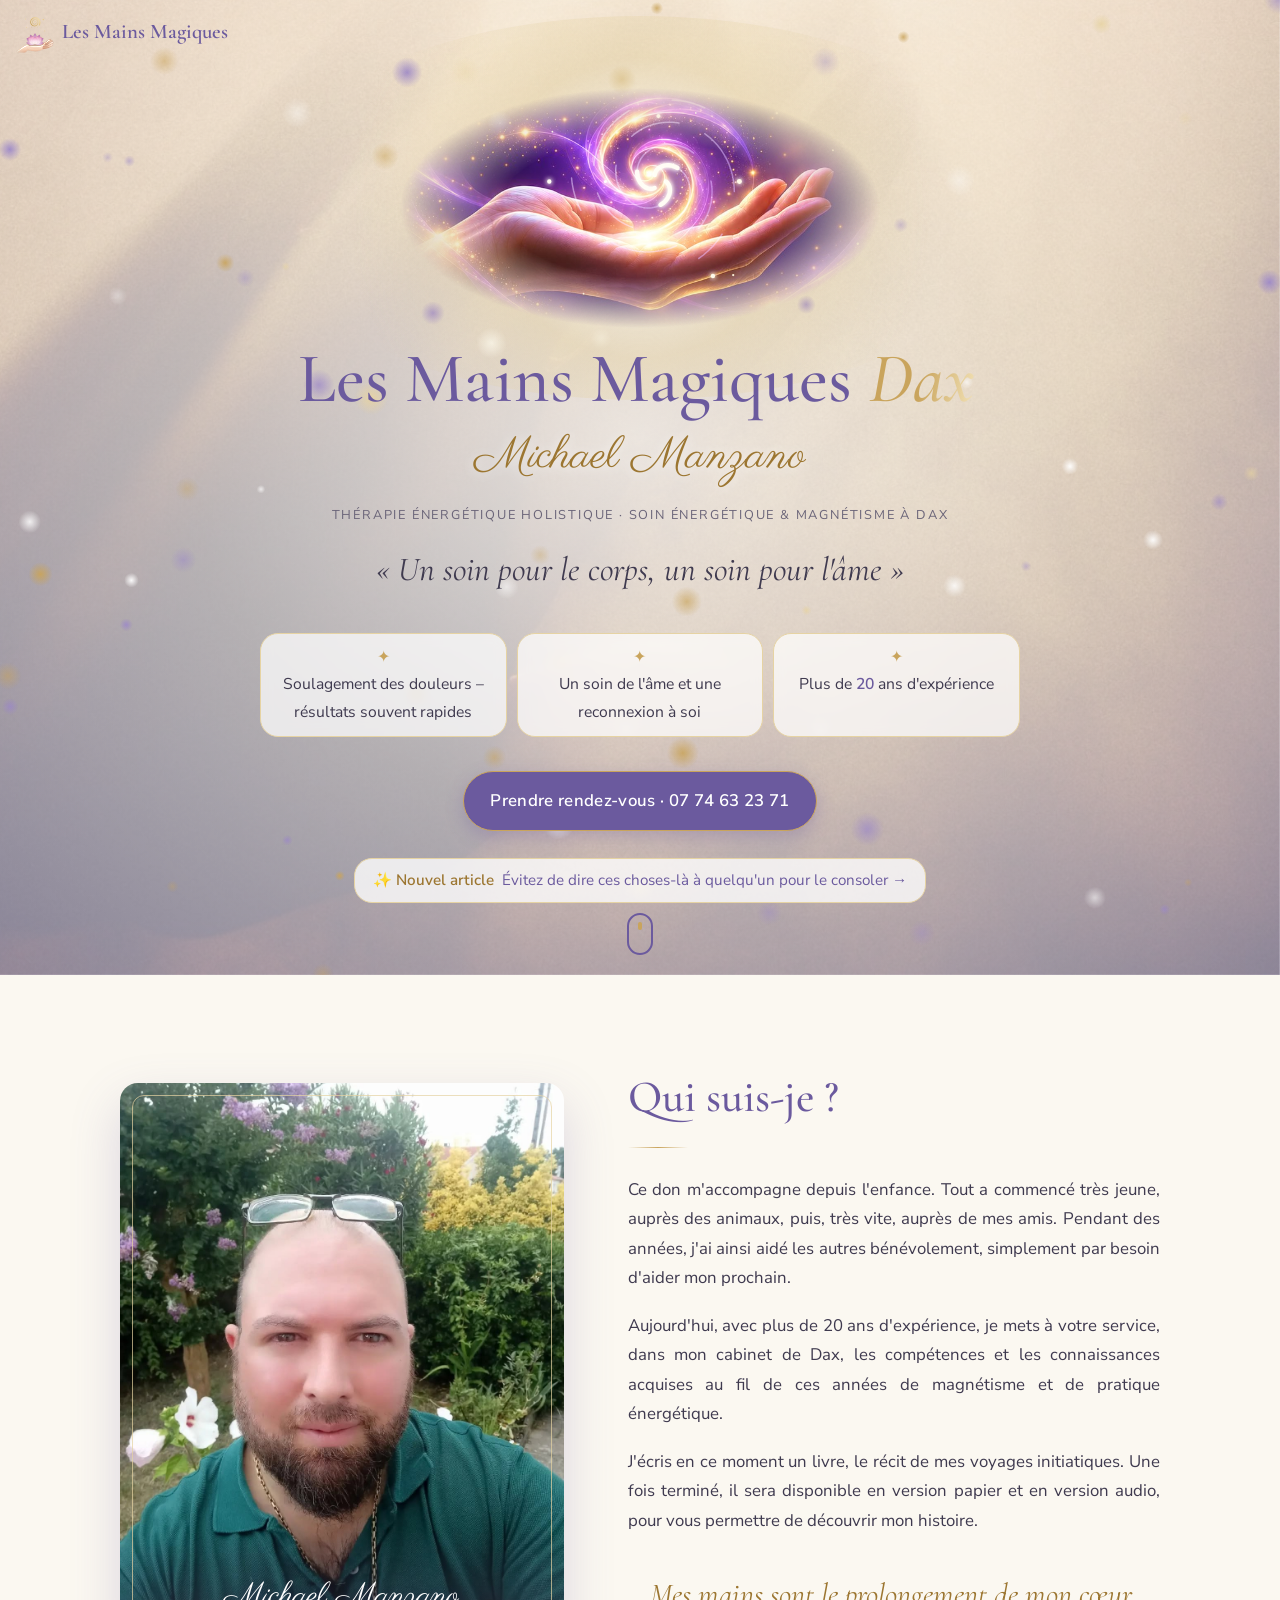
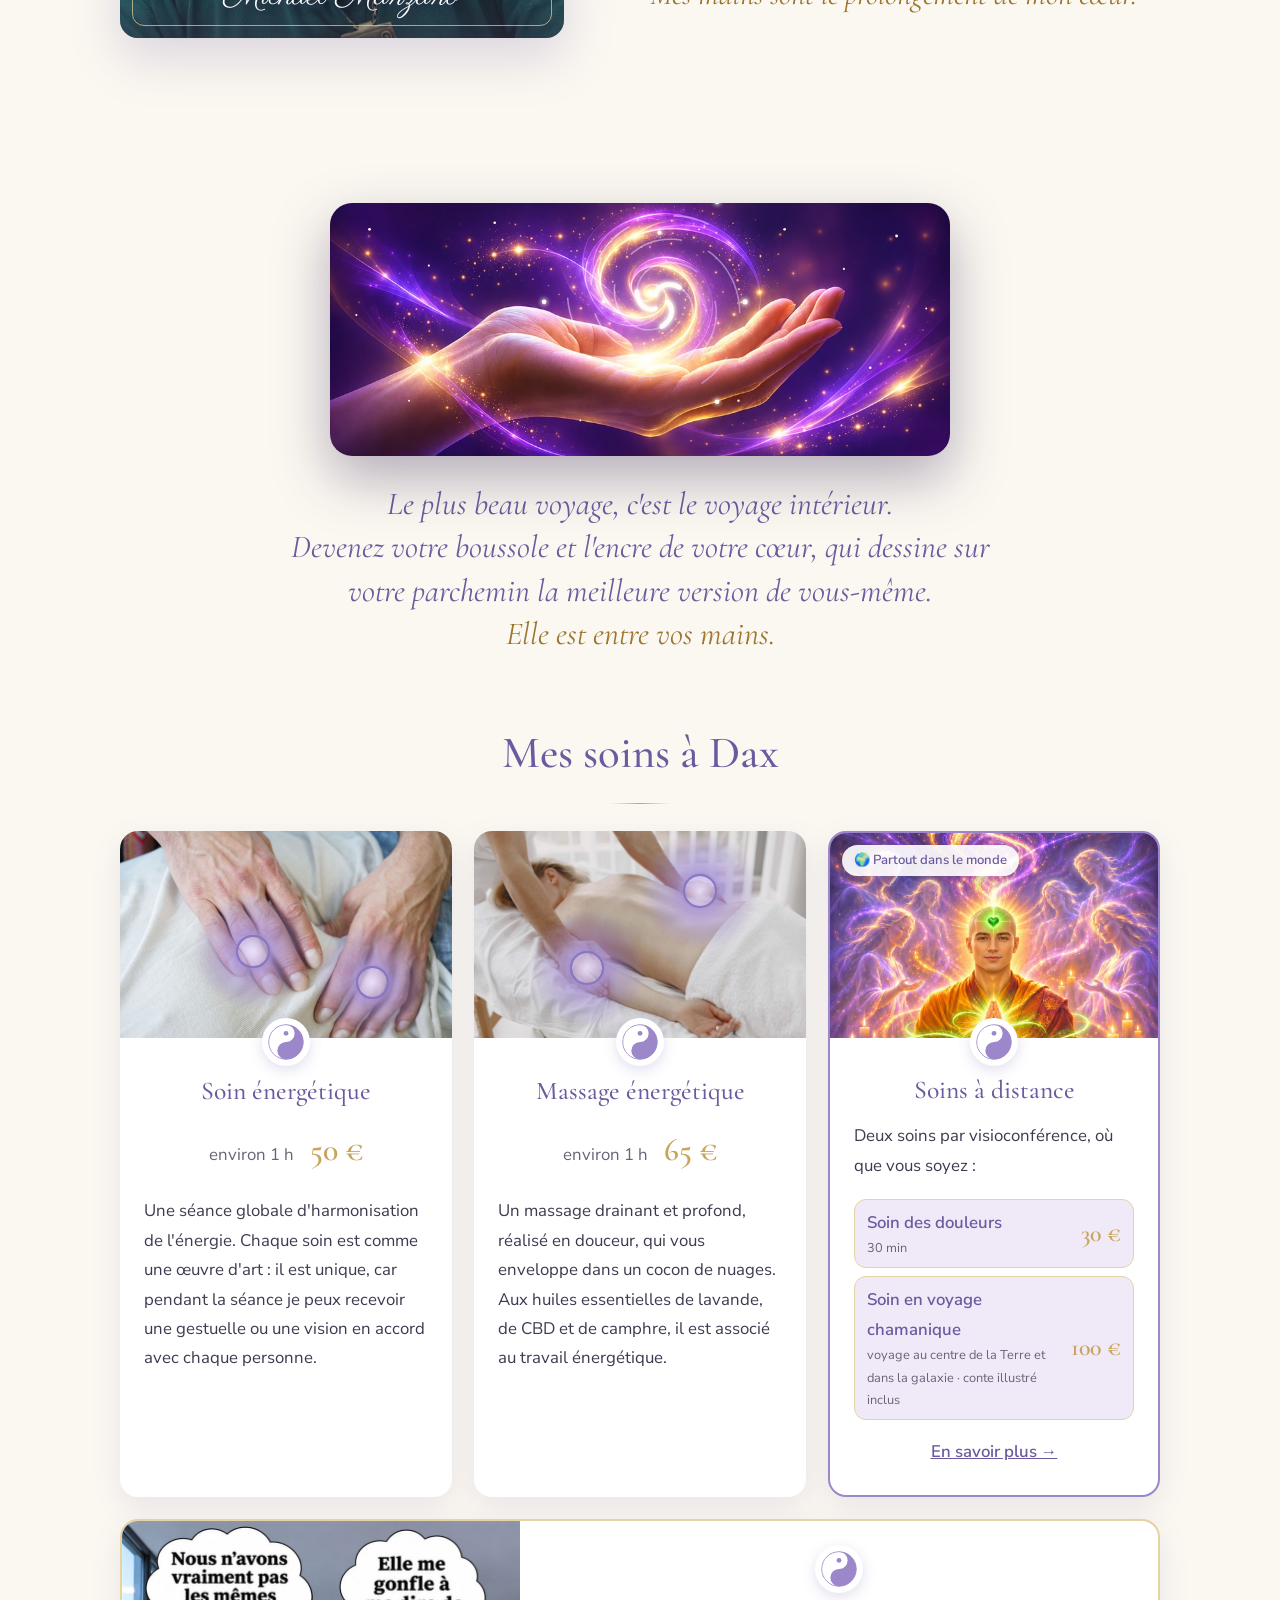
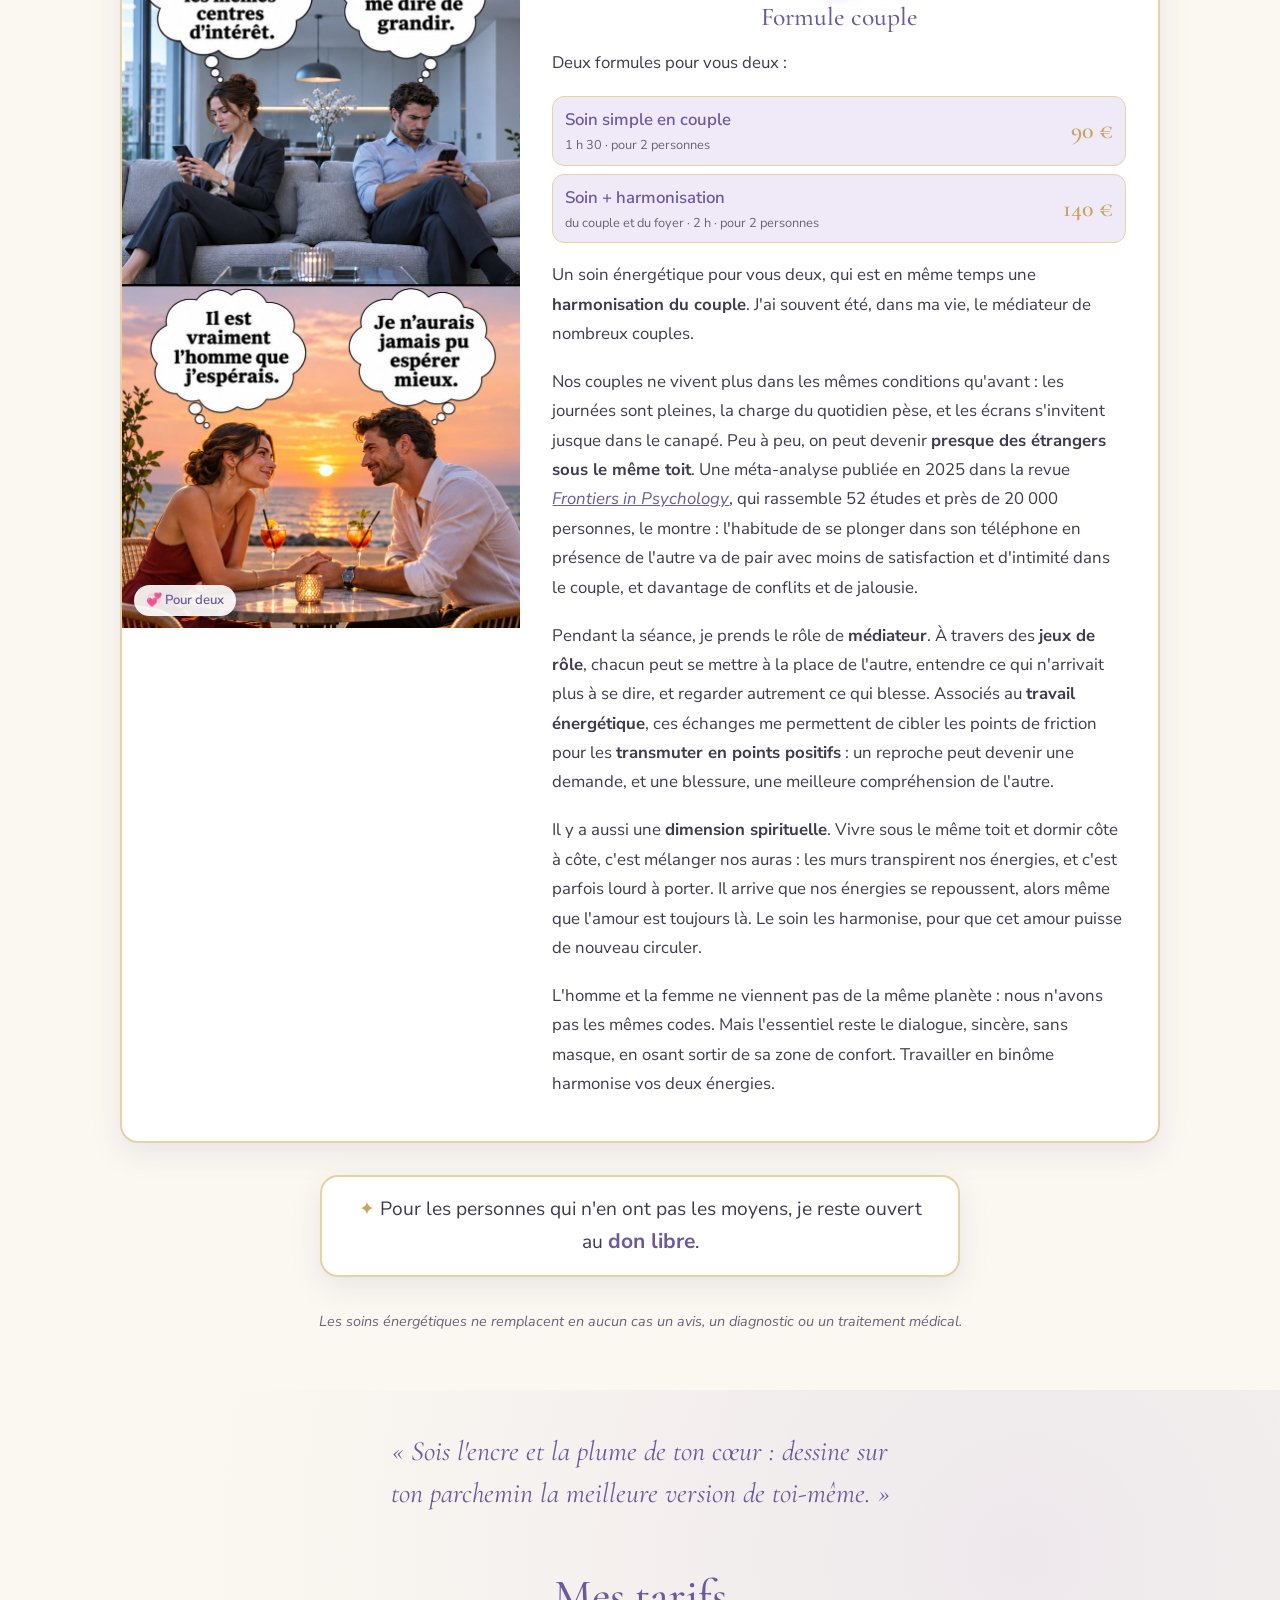
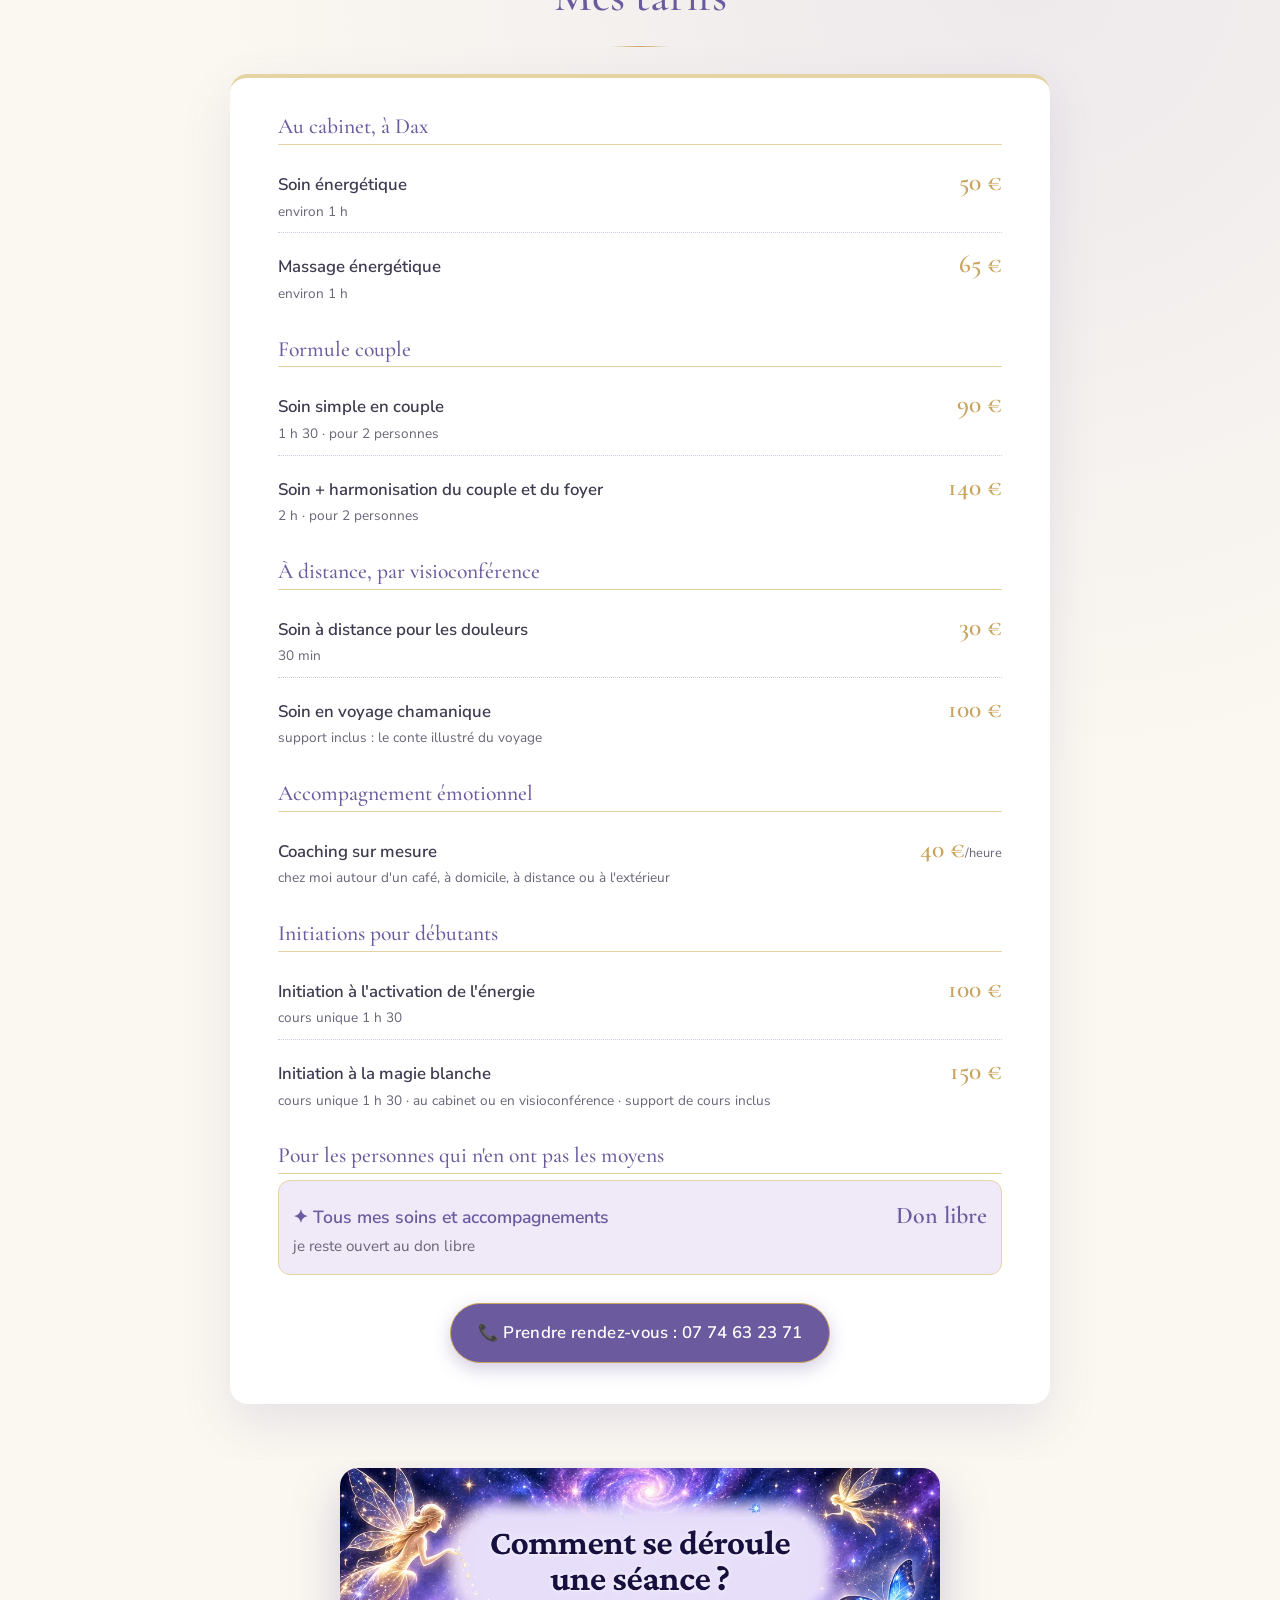
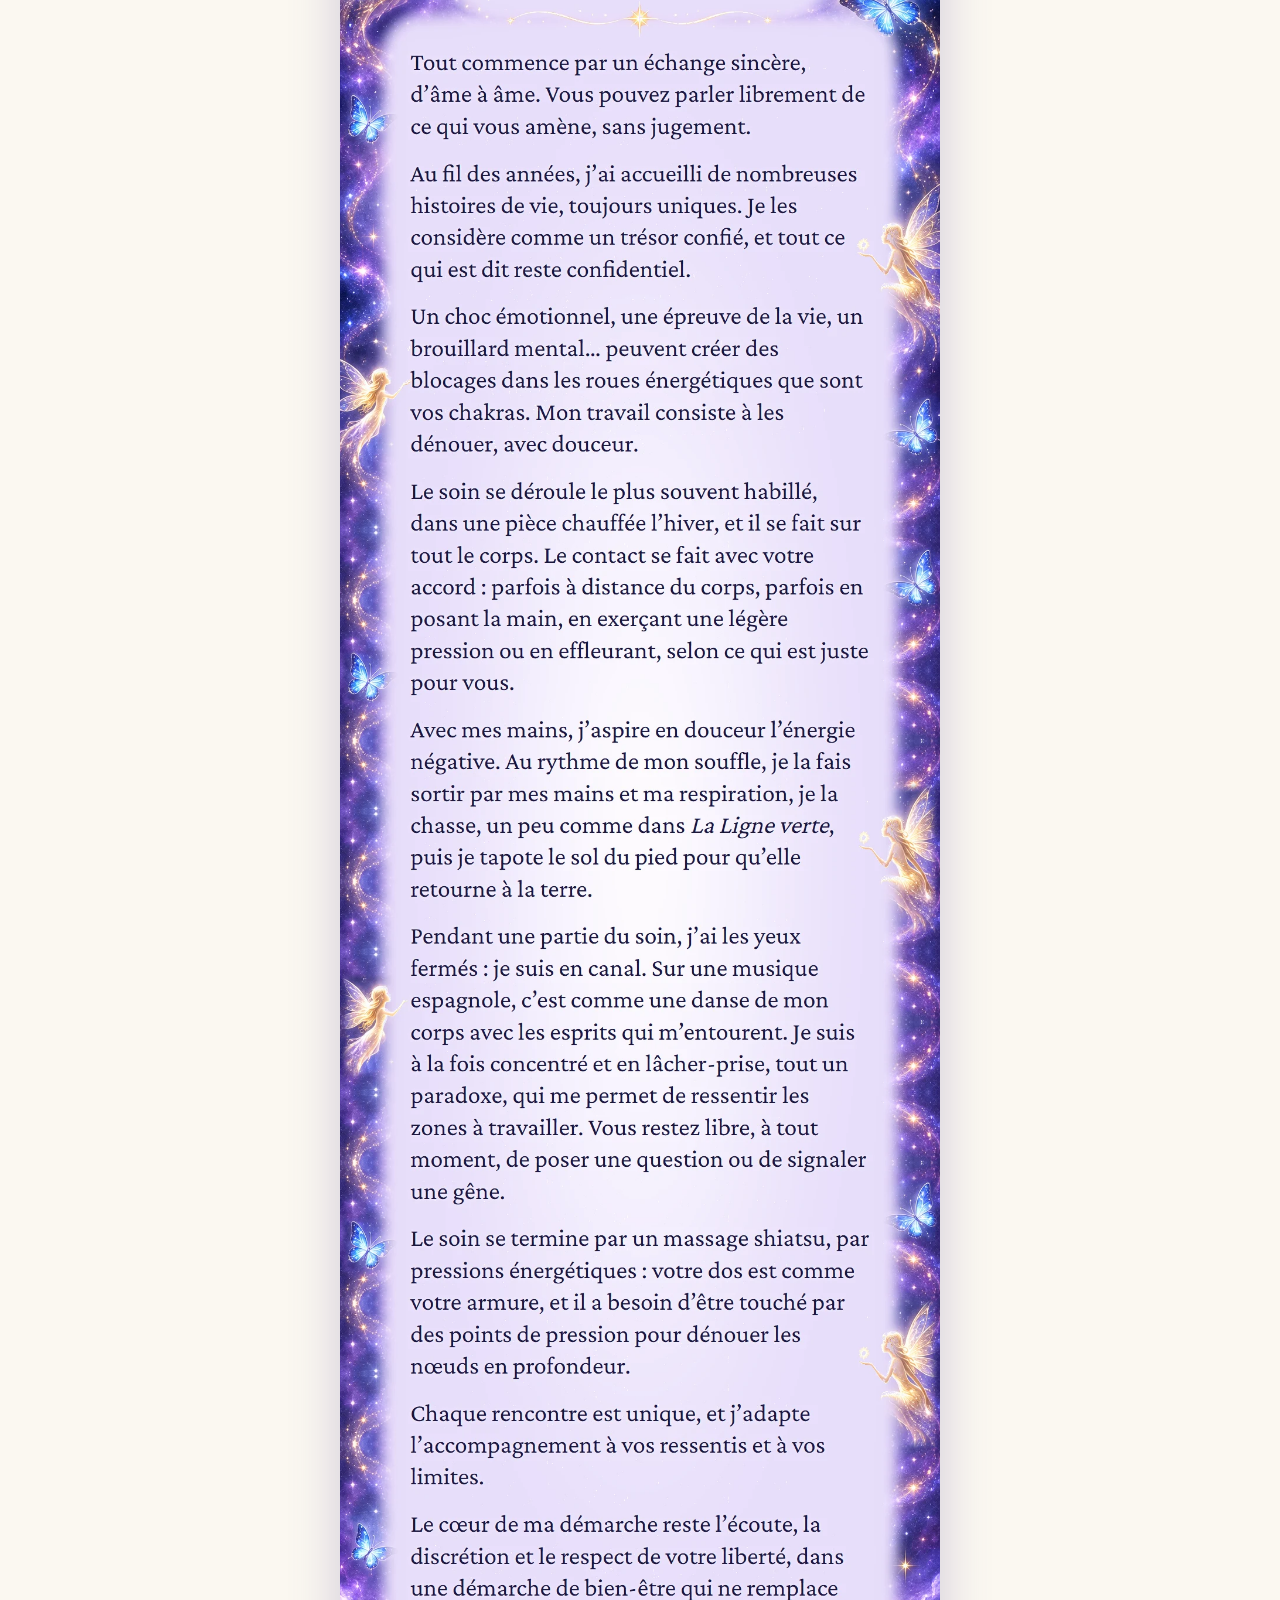
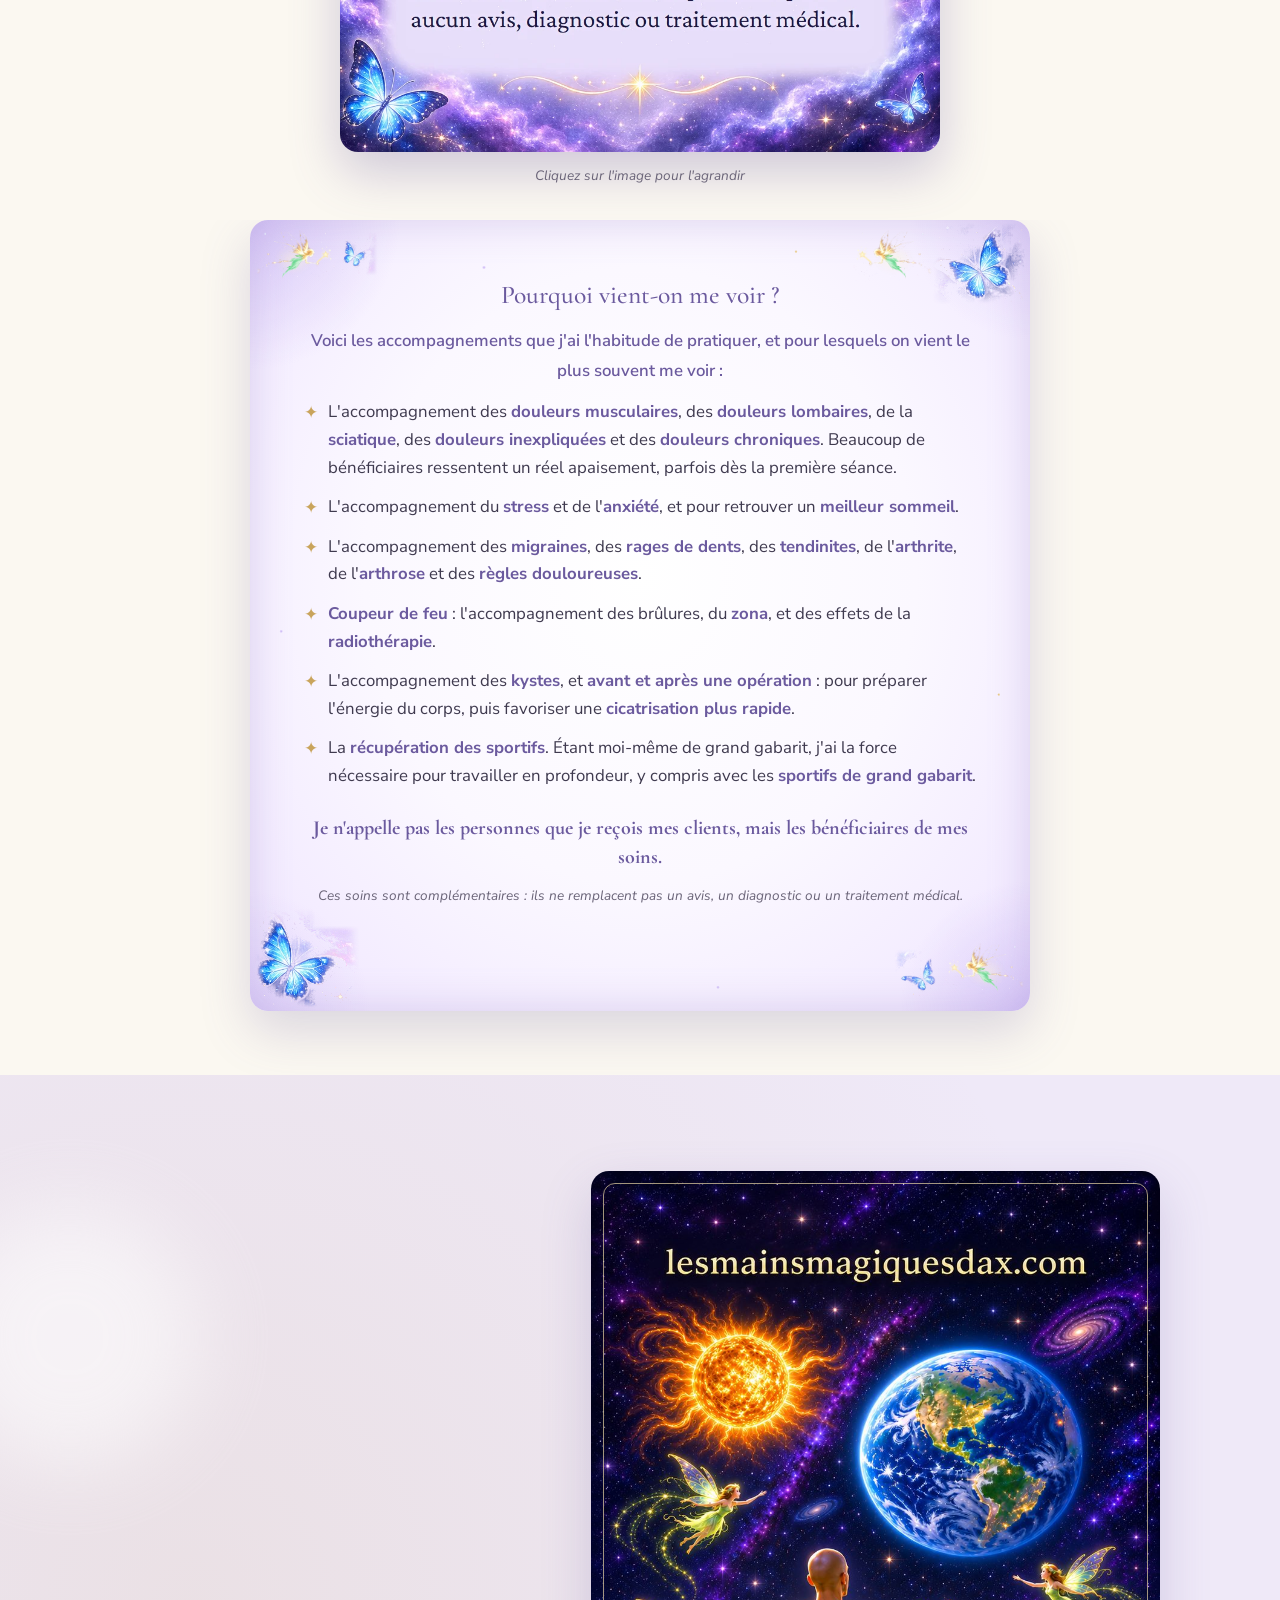
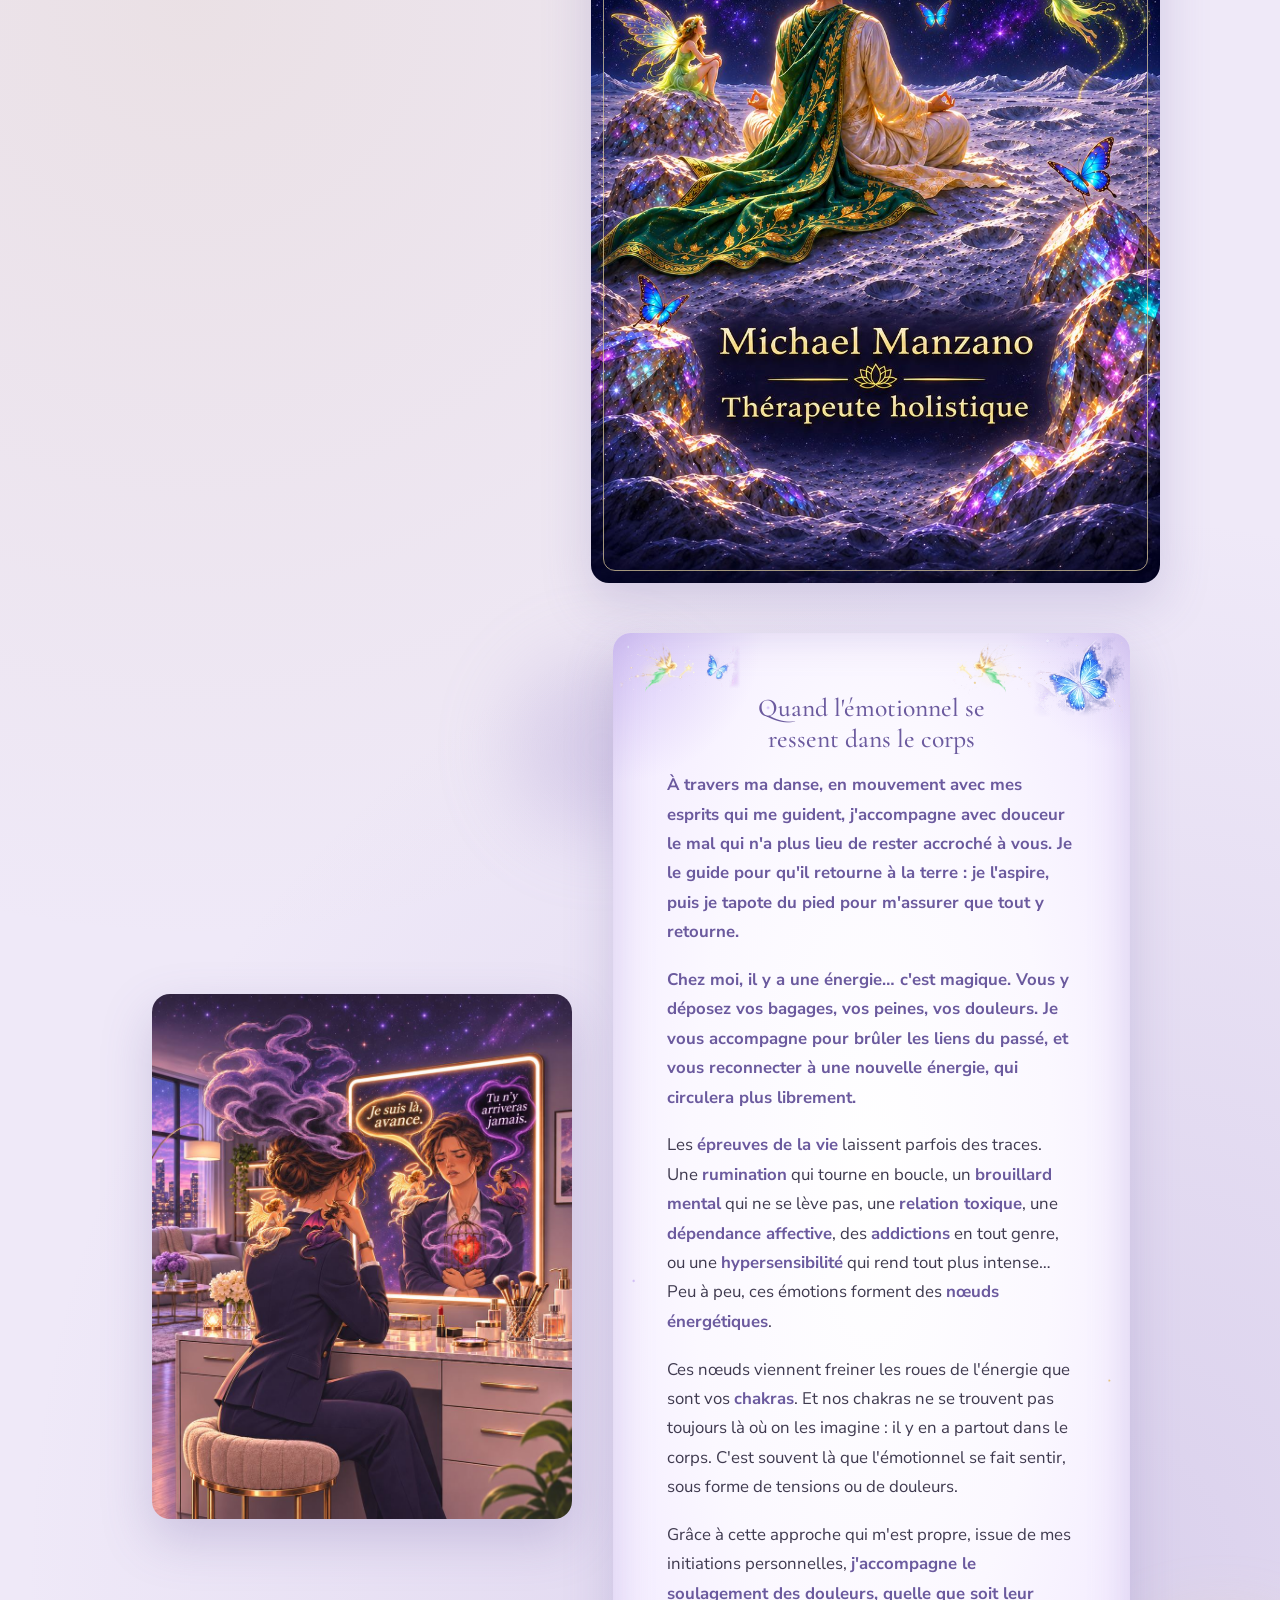
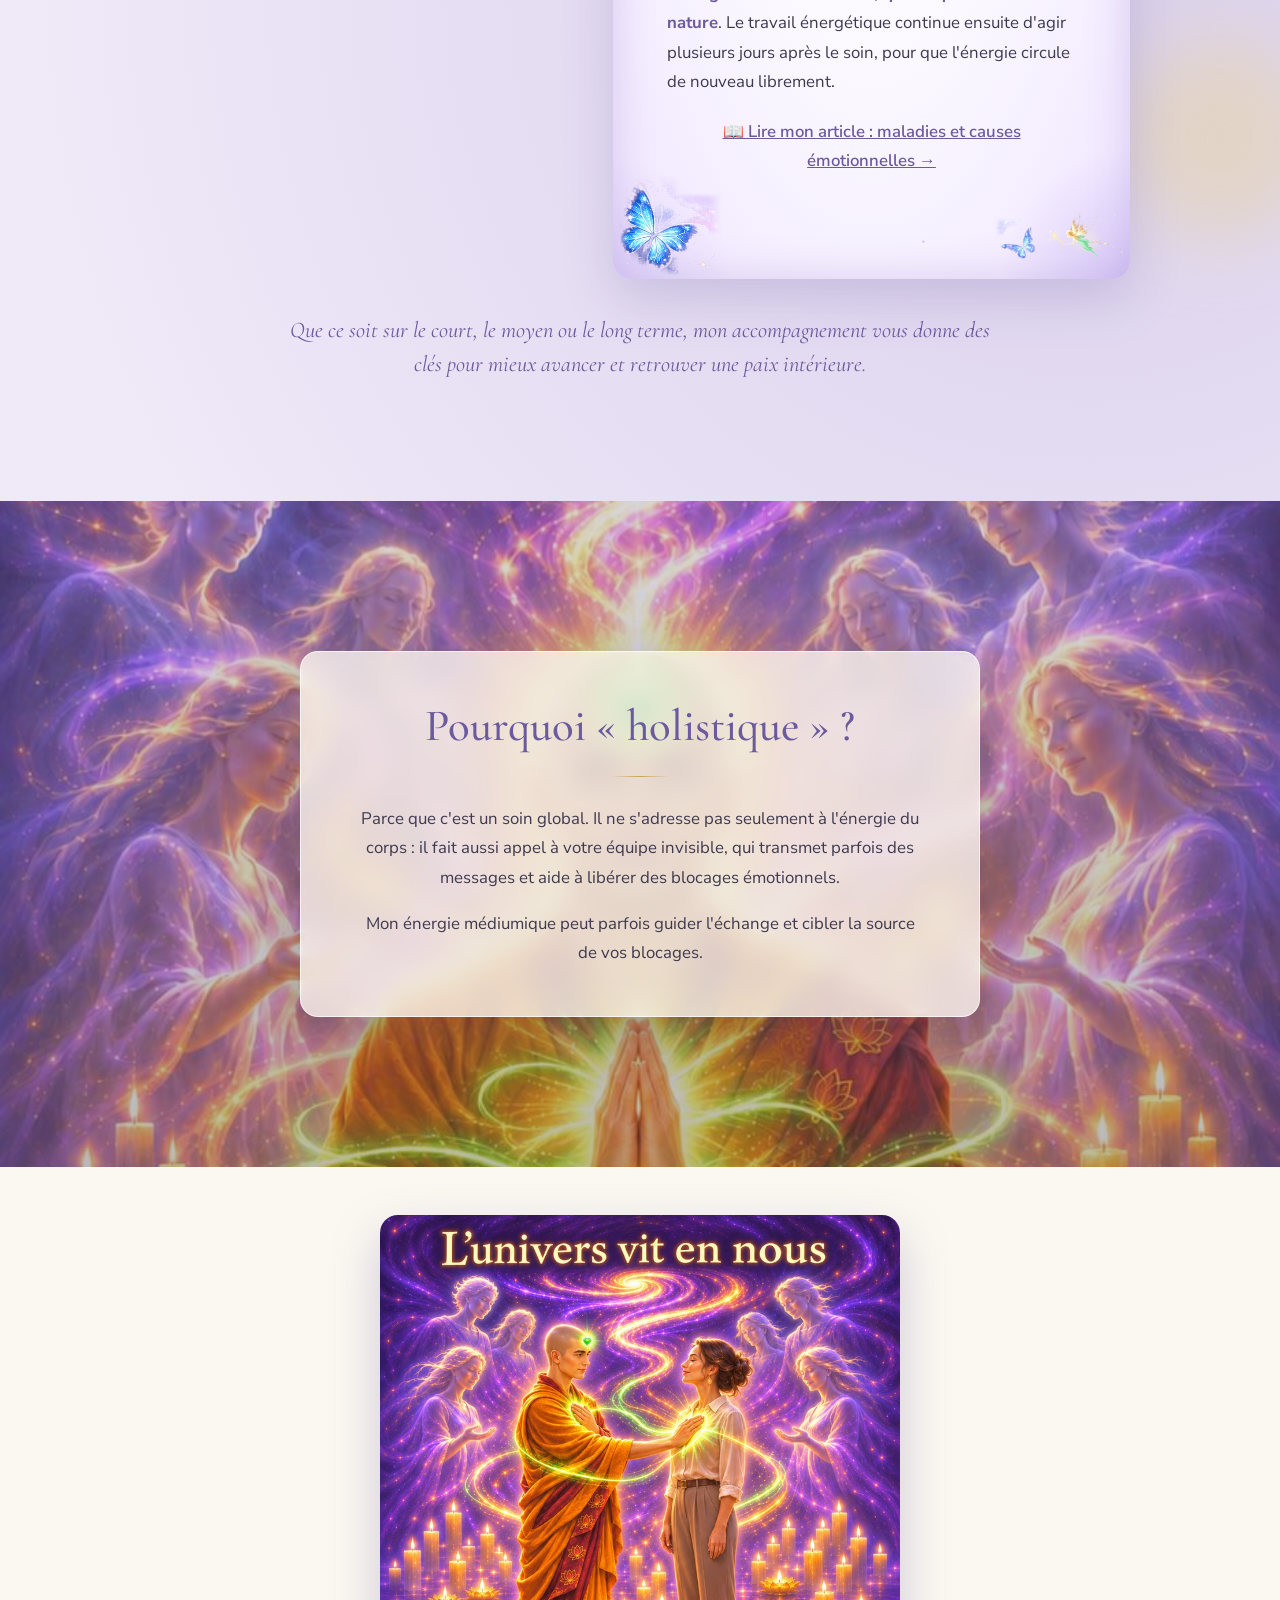
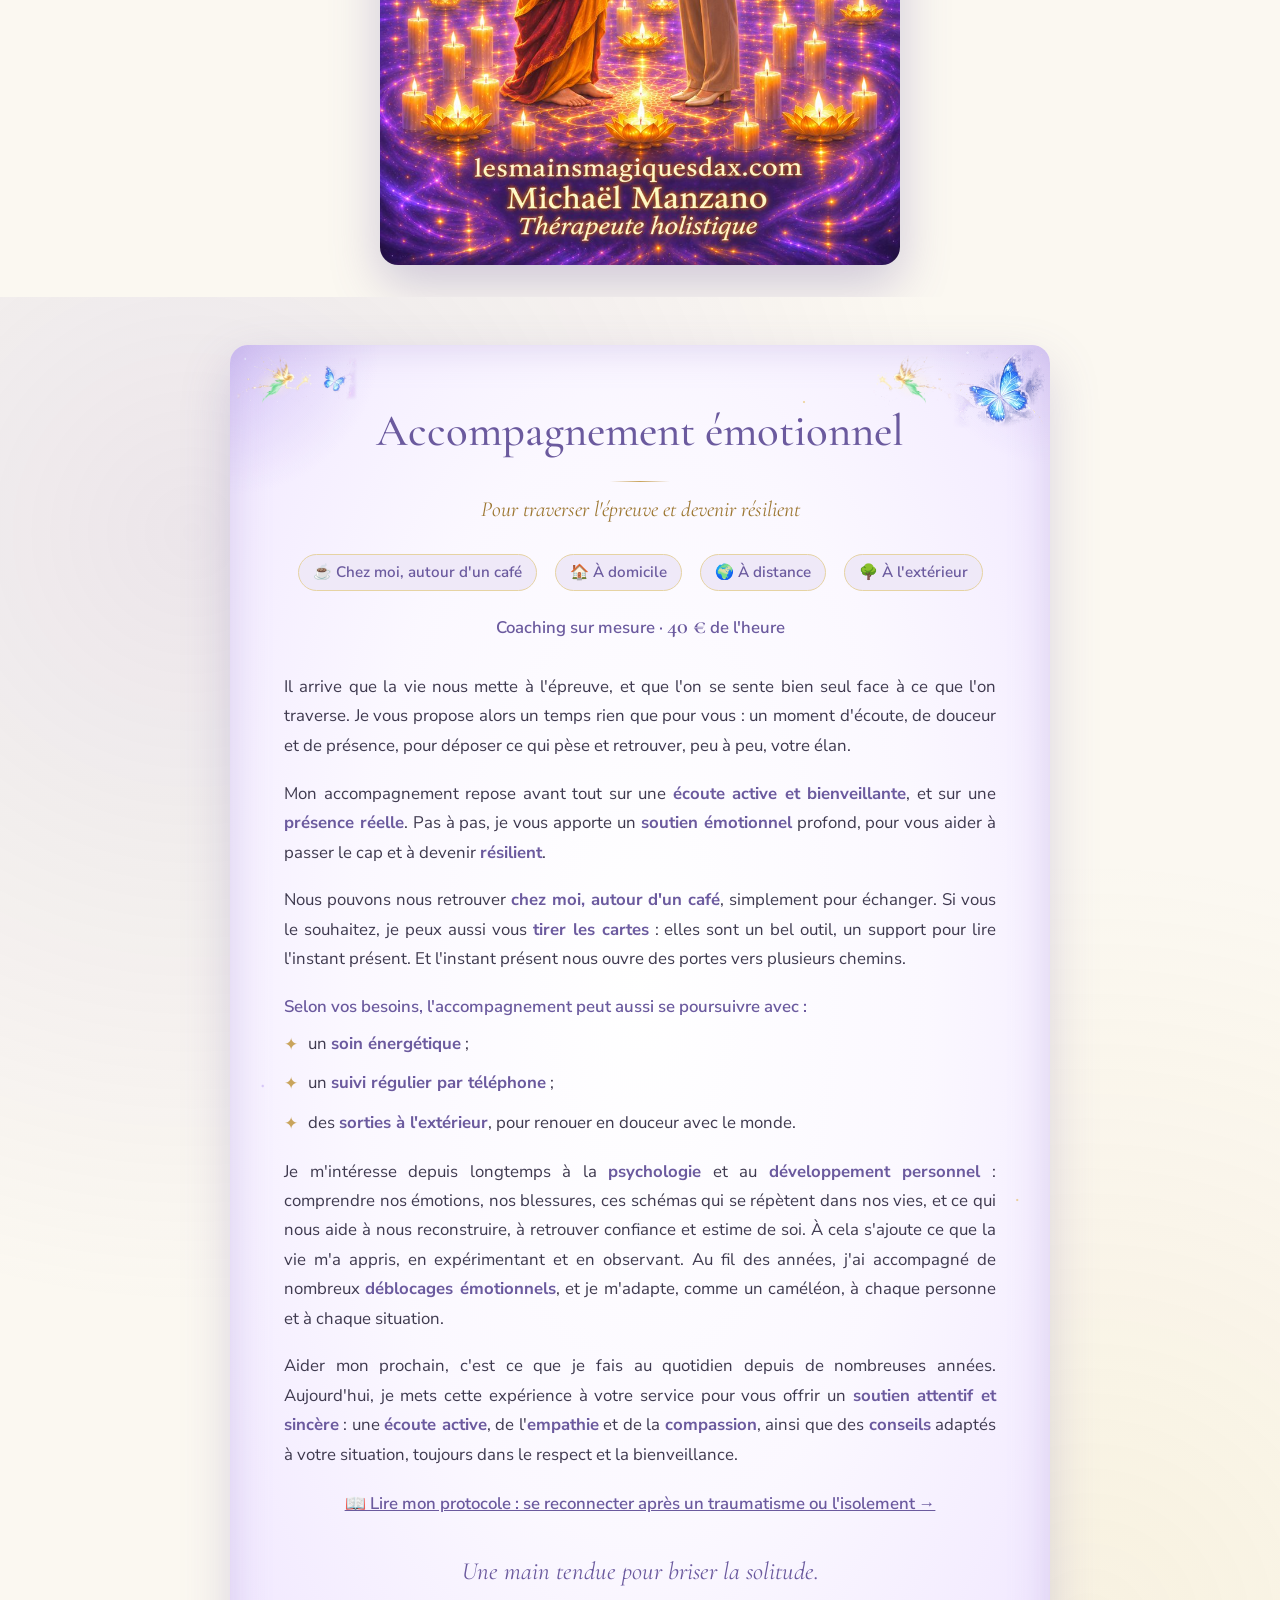
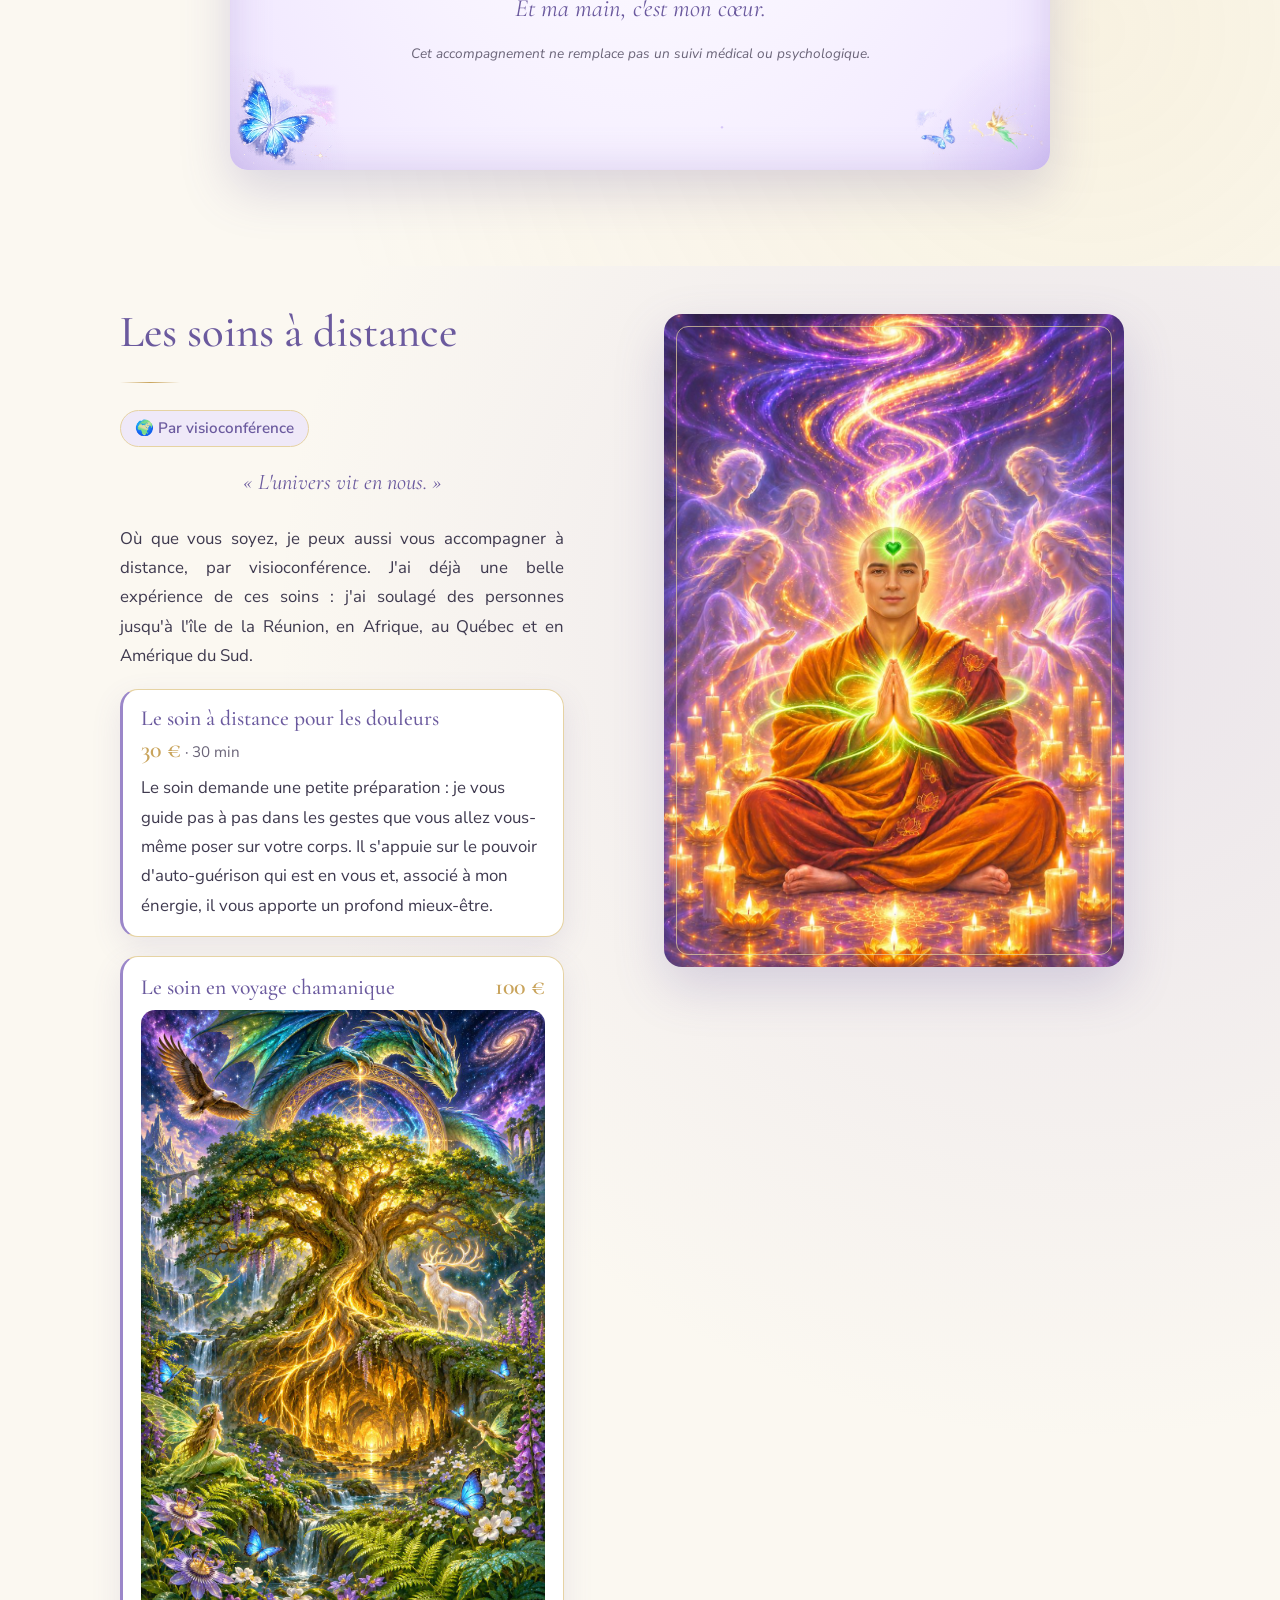
<file: index.html>
<!DOCTYPE html>
<html lang="fr">
<head>
  <meta charset="UTF-8">
  <meta name="viewport" content="width=device-width, initial-scale=1">

  <!-- =========================================================
       RÉFÉRENCEMENT (SEO)
       Titre et description affichés dans Google.
       ========================================================= -->
  <!-- Titre : environ 60 caractères maximum, sinon Google le coupe.
       Description : environ 155 caractères maximum. -->
  <title>Magnétiseur &amp; thérapeute holistique à Dax / lesmainsmagiquesdax.com</title>
  <meta name="description" content="Thérapeute énergétique holistique et magnétiseur à Dax (Landes) : soins énergétiques, massages, soins à distance. 20 ans d'expérience. RDV au 07 74 63 23 71.">
  <meta name="robots" content="index, follow, max-image-preview:large">
  <!-- Adresse « officielle » de la page (évite les doublons dans Google) -->
  <link rel="canonical" href="https://lesmainsmagiquesdax.com/">
  <meta name="theme-color" content="#9b87c9">

  <!-- Aperçu lors d'un partage sur Facebook, WhatsApp, Messenger… -->
  <meta property="og:site_name" content="Les Mains Magiques Dax">
  <meta property="og:title" content="Magnétiseur &amp; thérapeute holistique à Dax / lesmainsmagiquesdax.com">
  <meta property="og:description" content="Les Mains Magiques Dax – Michael Manzano, thérapeute énergétique holistique et magnétiseur. Un soin pour le corps, un soin pour l'âme. Plus de 20 ans d'expérience. RDV au 07 74 63 23 71.">
  <meta property="og:type" content="website">
  <meta property="og:url" content="https://lesmainsmagiquesdax.com/">
  <meta property="og:image" content="https://lesmainsmagiquesdax.com/images/partage.jpg?v=2">
  <meta property="og:image:width" content="1200">
  <meta property="og:image:height" content="630">
  <meta property="og:image:alt" content="L'univers vit en nous : un moine en robe orange pose la main sur le cœur d'une femme, entourés d'esprits de lumière et de bougies. Michael Manzano, thérapeute holistique">
  <meta property="og:locale" content="fr_FR">
  <meta name="twitter:card" content="summary_large_image">

  <link rel="icon" href="images/logo.svg" type="image/svg+xml">

  <!-- Polices : Cormorant Garamond (titres) + Nunito Sans (texte) -->
  <link rel="preconnect" href="https://fonts.googleapis.com">
  <link rel="preconnect" href="https://fonts.gstatic.com" crossorigin>
  <link href="https://fonts.googleapis.com/css2?family=Cormorant+Garamond:ital,wght@0,400;0,500;0,600;1,400&family=Nunito+Sans:wght@300;400;600&family=Parisienne&display=swap" rel="stylesheet">

  <link rel="stylesheet" href="css/style.css">
  <!-- Active les animations (sans JavaScript, tout reste simplement visible) -->
  <script>document.documentElement.classList.add('js');</script>

  <!-- Données structurées pour Google (fiche "entreprise locale", tarifs, FAQ).
       ✏️ Si vous changez un tarif ou une réponse de la FAQ plus bas dans la
       page, le changer aussi ici (les tarifs apparaissent 2 fois ici). -->
  <script type="application/ld+json">
  {
    "@context": "https://schema.org",
    "@graph": [
      {
        "@type": "WebSite",
        "@id": "https://lesmainsmagiquesdax.com/#site",
        "url": "https://lesmainsmagiquesdax.com/",
        "name": "Les Mains Magiques Dax",
        "inLanguage": "fr-FR"
      },
      {
        "@type": "HealthAndBeautyBusiness",
        "@id": "https://lesmainsmagiquesdax.com/#entreprise",
        "name": "Les Mains Magiques Dax",
        "description": "Magnétiseur à Dax : thérapie énergétique holistique, soin énergétique et massage énergétique. Plus de 20 ans d'expérience.",
        "url": "https://lesmainsmagiquesdax.com/",
        "telephone": "+33774632371",
        "email": "angedamourmichael@gmail.com",
        "sameAs": ["https://www.facebook.com/share/19wVv1EwdJ/"],
        "founder": { "@type": "Person", "name": "Michael Manzano", "jobTitle": "Magnétiseur et thérapeute énergétique", "image": "https://lesmainsmagiquesdax.com/images/michael-manzano.jpg" },
        "image": "https://lesmainsmagiquesdax.com/images/partage.jpg?v=2",
        "logo": "https://lesmainsmagiquesdax.com/images/logo.svg",
        "priceRange": "50 € – 65 €",
        "currenciesAccepted": "EUR",
        "address": {
          "@type": "PostalAddress",
          "streetAddress": "3 rue des Peupliers",
          "addressLocality": "Dax",
          "postalCode": "40100",
          "addressRegion": "Landes",
          "addressCountry": "FR"
        },
        "geo": {
          "@type": "GeoCoordinates",
          "latitude": 43.7102,
          "longitude": -1.0536
        },
        "areaServed": [
          { "@type": "City", "name": "Dax" },
          { "@type": "AdministrativeArea", "name": "Landes" }
        ],
        "knowsAbout": ["Magnétisme", "Soin énergétique", "Massage énergétique", "Thérapie holistique"],
        "hasOfferCatalog": {
          "@type": "OfferCatalog",
          "name": "Mes soins",
          "itemListElement": [
            {
              "@type": "Offer",
              "price": "50",
              "priceCurrency": "EUR",
              "itemOffered": {
                "@type": "Service",
                "name": "Soin énergétique",
                "description": "Séance globale d'harmonisation de l'énergie, environ 1 h."
              }
            },
            {
              "@type": "Offer",
              "price": "65",
              "priceCurrency": "EUR",
              "itemOffered": {
                "@type": "Service",
                "name": "Massage énergétique",
                "description": "Massage drainant et profond, réalisé en douceur, qui vous enveloppe dans un cocon de nuages. Aux huiles essentielles de lavande, de CBD et de camphre, associé au travail énergétique, environ 1 h."
              }
            },
            {
              "@type": "Offer",
              "price": "30",
              "priceCurrency": "EUR",
              "itemOffered": {
                "@type": "Service",
                "name": "Soin à distance pour les douleurs (visioconférence)",
                "description": "Soin à distance par visioconférence, 30 minutes. Je vous guide pas à pas dans les gestes à poser sur vous ; le soin s'appuie sur votre pouvoir d'auto-guérison, associé à mon énergie.",
                "areaServed": "Monde entier"
              }
            },
            {
              "@type": "Offer",
              "price": "100",
              "priceCurrency": "EUR",
              "itemOffered": {
                "@type": "Service",
                "name": "Soin en voyage chamanique à distance (visioconférence)",
                "description": "Une forme d'auto-soin guidé, avec une visualisation de voyage chamanique au centre de la Terre et dans la galaxie : une reconnexion à sa divinité, et la compréhension que nous sommes tous interconnectés. Un support est remis : le conte du voyage, illustré d'images.",
                "areaServed": "Monde entier"
              }
            },
            {
              "@type": "Offer",
              "price": "90",
              "priceCurrency": "EUR",
              "itemOffered": {
                "@type": "Service",
                "name": "Soin simple en couple",
                "description": "Soin énergétique pour deux personnes, qui harmonise les énergies du couple. 1 h 30, 90 € pour les deux."
              }
            },
            {
              "@type": "Offer",
              "price": "140",
              "priceCurrency": "EUR",
              "itemOffered": {
                "@type": "Service",
                "name": "Formule couple : soin + harmonisation du couple et du foyer",
                "description": "Soin énergétique pour deux personnes, avec un travail de médiation, des jeux de rôle et un travail énergétique pour transmuter les points de friction en points positifs, et harmoniser les énergies du couple et du foyer. 2 h, 140 € pour les deux."
              }
            },
            {
              "@type": "Offer",
              "price": "100",
              "priceCurrency": "EUR",
              "itemOffered": {
                "@type": "Service",
                "name": "Initiation à l'activation de l'énergie (débutants)",
                "description": "Initiation pour débutants : harmonisation et activation des chakras, exercices, passes énergétiques et échanges autour de la spiritualité et de la magie, pour découvrir son propre pouvoir énergétique et soulager ses proches en toute autonomie. Cours unique d'1 h 30, 100 €."
              }
            },
            {
              "@type": "Offer",
              "price": "150",
              "priceCurrency": "EUR",
              "itemOffered": {
                "@type": "Service",
                "name": "Initiation à la magie blanche",
                "description": "Initiation pour débutants à la magie blanche : la magie la plus pure, la magie de la vie, sans formules tirées des livres, pour manifester les synchronicités. Cours unique d'1 h 30, au cabinet ou en visioconférence, où je vous dévoile une partie de mes secrets afin que vous développiez votre propre magie. Un support de cours écrit, avec mes protocoles, vous est remis. 150 €."
              }
            },
            {
              "@type": "Offer",
              "price": "40",
              "priceCurrency": "EUR",
              "itemOffered": {
                "@type": "Service",
                "name": "Accompagnement émotionnel (coaching sur mesure)",
                "description": "Accompagnement émotionnel pour traverser l'épreuve et devenir résilient : écoute active et bienveillante, présence réelle et soutien émotionnel, chez moi autour d'un café, à domicile, à distance ou à l'extérieur. Peut s'accompagner d'un tirage de cartes, d'un soin énergétique, d'un suivi régulier par téléphone ou de sorties à l'extérieur. 40 € de l'heure."
              }
            }
          ]
        }
      },
      {
        "@type": "FAQPage",
        "@id": "https://lesmainsmagiquesdax.com/#faq",
        "inLanguage": "fr-FR",
        "mainEntity": [
          {
            "@type": "Question",
            "name": "Que se passe-t-il pendant un soin énergétique ?",
            "acceptedAnswer": { "@type": "Answer", "text": "Le soin énergétique est une séance globale d'harmonisation de l'énergie, d'environ une heure. Chaque soin est unique : pendant la séance, je peux recevoir une gestuelle ou une vision en accord avec chaque personne. C'est aussi un soin de l'âme, qui aide à libérer des blocages émotionnels et à se reconnecter à soi-même." }
          },
          {
            "@type": "Question",
            "name": "Pour quelles raisons consulter un magnétiseur à Dax ?",
            "acceptedAnswer": { "@type": "Answer", "text": "Pour le soulagement des douleurs, quelle que soit leur nature, et des tensions installées dans le corps, mais aussi pour accompagner les blessures émotionnelles. Ces blessures se retrouvent souvent dans le corps : le soin s'adresse aux deux." }
          },
          {
            "@type": "Question",
            "name": "Quand ressent-on les effets d'une séance ?",
            "acceptedAnswer": { "@type": "Answer", "text": "Les résultats sont souvent rapides. Le travail énergétique continue ensuite d'agir plusieurs jours après le soin." }
          },
          {
            "@type": "Question",
            "name": "Quelle différence entre le soin énergétique et le massage énergétique ?",
            "acceptedAnswer": { "@type": "Answer", "text": "Le soin énergétique est une séance d'harmonisation de l'énergie. Le massage énergétique est un massage drainant et profond, réalisé en douceur aux huiles essentielles de lavande, de CBD et de camphre, et associé au travail énergétique." }
          },
          {
            "@type": "Question",
            "name": "Combien coûte une séance ?",
            "acceptedAnswer": { "@type": "Answer", "text": "Le soin énergétique coûte 50 € et le massage énergétique 65 €, pour une séance d'environ une heure. À distance, par visioconférence, le soin pour les douleurs coûte 30 € pour 30 minutes, et le soin en voyage chamanique 100 €. Les initiations pour débutants sont chacune un cours unique d'1 h 30 : 100 € pour l'activation de l'énergie et 150 € pour la magie blanche. Pour les couples, le soin simple coûte 90 € pour les deux (1 h 30), et la formule soin + harmonisation du couple et du foyer 140 € pour les deux (2 h). L'accompagnement émotionnel, un coaching sur mesure, coûte 40 € de l'heure. Pour les personnes qui n'en ont pas les moyens, je reste ouvert au don libre." }
          },
          {
            "@type": "Question",
            "name": "Proposez-vous des soins à distance ?",
            "acceptedAnswer": { "@type": "Answer", "text": "Oui, par visioconférence, où que vous soyez : j'ai déjà soulagé des personnes jusqu'à l'île de la Réunion, en Afrique, au Québec et en Amérique du Sud. Je propose deux soins à distance : le soin pour les douleurs, où je vous guide pas à pas dans les gestes à poser sur vous, et le soin en voyage chamanique, un auto-soin guidé avec une visualisation au centre de la Terre et dans la galaxie, de reconnexion à votre divinité." }
          },
          {
            "@type": "Question",
            "name": "Comment prendre rendez-vous ?",
            "acceptedAnswer": { "@type": "Answer", "text": "Par téléphone, au 07 74 63 23 71. Le cabinet se trouve au 3 rue des Peupliers, 40100 Dax." }
          },
          {
            "@type": "Question",
            "name": "Le soin remplace-t-il un traitement médical ?",
            "acceptedAnswer": { "@type": "Answer", "text": "Non. Les soins énergétiques ne remplacent en aucun cas un avis, un diagnostic ou un traitement médical, et n'impliquent l'arrêt d'aucun traitement en cours. En cas de problème de santé, consultez un médecin." }
          }
        ]
      }
    ]
  }
  </script>
</head>
<body>

  <!-- Barre dorée de progression de lecture (en haut de l'écran) -->
  <div class="progression" id="progression" aria-hidden="true"></div>

  <!-- =========================================================
       SYMBOLE YIN-YANG (réutilisé plusieurs fois avec <use>)
       ========================================================= -->
  <svg width="0" height="0" style="position:absolute" aria-hidden="true">
    <symbol id="yinyang" viewBox="-52 -52 104 104">
      <circle r="50" fill="none" stroke="currentColor" stroke-width="2.5"/>
      <path d="M0 -50 A50 50 0 0 1 0 50 A25 25 0 0 1 0 0 A25 25 0 0 0 0 -50Z" fill="currentColor"/>
      <circle cy="-25" r="7" fill="currentColor"/>
      <circle cy="25" r="7" fill="none" stroke="currentColor" stroke-width="2.5"/>
    </symbol>
  </svg>

  <!-- =========================================================
       EN-TÊTE / MENU
       ========================================================= -->
  <header class="entete" id="entete">
    <a href="#accueil" class="entete__marque" aria-label="Les Mains Magiques Dax – retour à l'accueil">
      <img class="logo logo--petit" src="images/logo.svg" alt="" width="38" height="42">
      <span>Les Mains Magiques</span>
    </a>

    <button class="menu-bouton" id="menu-bouton" aria-expanded="false" aria-controls="menu" aria-label="Ouvrir le menu">
      <span></span><span></span><span></span>
    </button>

    <nav class="menu" id="menu" aria-label="Navigation principale">
      <a href="#qui-suis-je">Qui suis-je</a>
      <a href="#soins">Mes soins</a>
      <a href="#tarifs">Tarifs</a>
      <a href="#deroulement-seance" class="menu__lien-long"><span class="menu__long">Comment se déroule une séance&nbsp;?</span><span class="menu__court">La séance</span></a>
      <a href="#soins-pratiques" class="menu__lien-long"><span class="menu__long">Pourquoi vient-on me voir&nbsp;?</span><span class="menu__court">Pourquoi me voir&nbsp;?</span></a>
      <a href="#emotionnel-corps" class="menu__lien-long"><span class="menu__long">Quand l'émotionnel se ressent dans le corps</span><span class="menu__court">L'émotionnel</span></a>
      <a href="#holistique">Holistique ?</a>
      <a href="#accompagnement-emotionnel">Soutien émotionnel</a>
      <a href="#votre-energie">Initiations</a>
      <a href="#conseils">Conseils</a>
      <a href="#temoignages">Témoignages</a>
      <a href="le-cabinet.html" class="menu__lien-long"><span class="menu__long">📷 Photos du cabinet et du jardin</span><span class="menu__court">Photos</span></a>
      <a href="#contact">Contact</a>
      <a href="tel:+33774632371" class="bouton bouton--petit">Appeler</a>
    </nav>
  </header>

  <main>

    <!-- =========================================================
         1. ACCUEIL
         🖼️ IMAGE : remplacer le fichier « images/hero.jpg » par votre
         photo (même nom). Si le fichier manque, une image provisoire
         (hero-provisoire.svg) s'affiche.
         ========================================================= -->
    <section class="accueil" id="accueil">
      <div class="accueil__fond">
        <img class="accueil__image" src="images/hero.jpg" width="1920" height="1282" fetchpriority="high"
             onerror="this.onerror=null;this.src='images/hero-provisoire.svg';"
             alt="Une main tendue dans des rayons de lumière dorée">
      </div>
      <div class="accueil__voile"></div>
      <!-- Particules de lumière qui flottent (dessinées par le JavaScript) -->
      <canvas class="particules" id="particules" aria-hidden="true"></canvas>

      <div class="accueil__contenu">
        <!-- Main et spirale d'énergie (même image que plus bas), bords fondus dans le fond -->
        <div class="logo-aura entree" style="--d:.2s">
        <div class="main-energie main-energie--accueil" role="img" aria-label="Logo animé : une main ouverte d'où s'élève une spirale d'énergie dorée et violette">
        <img src="images/main-spirale.jpg" width="941" height="385" alt="" fetchpriority="high">
        <svg class="main-energie__effets" viewBox="0 0 941 385" preserveAspectRatio="xMidYMid slice" aria-hidden="true">
          <defs>
            <radialGradient id="mha-halo"><stop offset="0" stop-color="#ffe9a8" stop-opacity=".55"/><stop offset=".45" stop-color="#c89bff" stop-opacity=".18"/><stop offset="1" stop-color="#8a5cff" stop-opacity="0"/></radialGradient>
            <radialGradient id="mha-paume"><stop offset="0" stop-color="#fff3c4" stop-opacity=".8"/><stop offset=".5" stop-color="#e6c26a" stop-opacity=".3"/><stop offset="1" stop-color="#e6c26a" stop-opacity="0"/></radialGradient>
            <linearGradient id="mha-violet" x1="0" y1="0" x2="1" y2="1"><stop offset="0" stop-color="#f0e2ff"/><stop offset="1" stop-color="#b48cff"/></linearGradient>
            <filter id="mha-lueur" x="-50%" y="-50%" width="200%" height="200%"><feGaussianBlur stdDeviation="4" result="b"/><feMerge><feMergeNode in="b"/><feMergeNode in="b"/><feMergeNode in="SourceGraphic"/></feMerge></filter>
          </defs>
          <circle class="me-halo" cx="500" cy="150" r="190" fill="url(#mha-halo)"/>
          <ellipse class="me-paume" cx="470" cy="245" rx="120" ry="38" fill="url(#mha-paume)"/>
          <g fill="none" stroke="#f3d58c" stroke-width="2"><circle class="me-onde" cx="500" cy="150" r="110" style="--o:0"/><circle class="me-onde" cx="500" cy="150" r="110" style="--o:1"/></g>
          <g class="me-bras-groupe" fill="none" stroke-linecap="round">
            <path class="me-bras" d="M512 150 L513.3 151 L514.5 152.3 L515.6 153.8 L516.6 155.4 L517.4 157.2 L518 159.1 L518.3 161.2 L518.5 163.4 L518.4 165.7 L518.1 168.1 L517.5 170.5 L516.6 172.9 L515.5 175.3 L514.1 177.6 L512.4 179.9 L510.4 182.1 L508.2 184.1 L505.7 186 L503 187.7 L500 189.2 L496.8 190.4 L493.4 191.4 L489.9 192 L486.2 192.4 L482.4 192.5 L478.5 192.2 L474.6 191.5 L470.6 190.5 L466.6 189.1 L462.7 187.3 L458.9 185.1 L455.1 182.6 L451.5 179.7 L448.2 176.4 L445 172.8 L442.1 168.8 L439.5 164.5 L437.2 160 L435.2 155.1 L433.7 150 L432.5 144.7 L431.8 139.2 L431.5 133.6 L431.7 127.8 L432.4 122 L433.6 116.2 L435.3 110.4 L437.5 104.6 L440.3 99 L443.5 93.5 L447.2 88.2 L451.4 83.1 L456.1 78.4 L461.3 74 L466.8 69.9 L472.8 66.2 L479.1 63 L485.8 60.3 L492.8 58.1 L500 56.5 L507.4 55.4 L515.1 55 L522.8 55.1 L530.6 55.9 L538.4 57.3 L546.1 59.4 L553.8 62.2 L561.3 65.6 L568.7 69.6 L575.7 74.3 L582.5 79.6 L588.8 85.5 L594.8 91.9 L600.3 98.9 L605.2 106.4 L609.6 114.4 L613.4 122.8 L616.5 131.5 L618.9 140.6 L620.7 150 L621.6 159.6 L621.9 169.3 L621.3 179.1 L619.9 189 L617.8 198.8 L614.8 208.5 L611 218 L606.4 227.3 L601.1 236.3 L594.9 244.9 L588.1 253.1 L580.5 260.8 L572.3 267.9 L563.4 274.5 L554 280.3 L544 285.4 L533.6 289.8 L522.7 293.3 L511.5 296 L500 297.8 L488.3 298.7 L476.4 298.7 L464.5 297.7 L452.6 295.8 L440.8 292.9 L429.2 289 L417.8 284.2 L406.7 278.4 L396.1 271.7 L385.9 264.1 L376.2 255.7 L367.2 246.5 L358.9 236.5 L351.3 225.7 L344.6 214.4 L338.7 202.4 L333.8 189.9 L329.8 177 L326.9 163.6 L325 150" pathLength="100" stroke="url(#mha-violet)"/><path class="me-bras" d="M494 160.4 L492.4 161 L490.7 161.4 L488.9 161.7 L487 161.7 L485.1 161.4 L483.1 161 L481.1 160.3 L479.1 159.3 L477.2 158.1 L475.3 156.6 L473.5 154.9 L471.9 153 L470.4 150.8 L469 148.4 L467.9 145.8 L467 143 L466.4 140 L466 136.9 L465.9 133.7 L466.1 130.4 L466.6 127 L467.5 123.6 L468.6 120.2 L470.2 116.9 L472 113.5 L474.2 110.3 L476.8 107.2 L479.6 104.3 L482.8 101.6 L486.3 99 L490.1 96.8 L494.2 94.8 L498.5 93.2 L503 91.9 L507.8 91 L512.7 90.4 L517.7 90.3 L522.8 90.6 L528 91.4 L533.2 92.6 L538.3 94.2 L543.5 96.3 L548.5 98.9 L553.3 102 L558 105.5 L562.5 109.4 L566.7 113.8 L570.5 118.6 L574.1 123.8 L577.2 129.3 L579.9 135.2 L582.2 141.4 L584 147.8 L585.2 154.5 L586 161.3 L586.1 168.3 L585.7 175.4 L584.8 182.5 L583.2 189.7 L581 196.8 L578.2 203.7 L574.8 210.6 L570.8 217.2 L566.2 223.5 L561.1 229.6 L555.4 235.3 L549.2 240.5 L542.4 245.3 L535.3 249.7 L527.7 253.4 L519.8 256.6 L511.5 259.2 L502.9 261.1 L494.1 262.4 L485.1 262.9 L476 262.7 L466.9 261.8 L457.7 260.1 L448.6 257.7 L439.7 254.5 L430.9 250.6 L422.4 245.9 L414.1 240.5 L406.3 234.4 L398.9 227.6 L392 220.2 L385.6 212.1 L379.8 203.5 L374.7 194.4 L370.3 184.7 L366.7 174.7 L363.8 164.3 L361.7 153.6 L360.5 142.7 L360.2 131.6 L360.7 120.4 L362.2 109.2 L364.5 98 L367.8 86.9 L372 76.1 L377 65.5 L383 55.3 L389.8 45.4 L397.4 36.1 L405.9 27.3 L415 19.2 L424.9 11.7 L435.5 5 L446.6 -0.9 L458.2 -5.9 L470.3 -10 L482.8 -13.2 L495.7 -15.4 L508.7 -16.6 L522 -16.8 L535.3 -15.9 L548.5 -13.9 L561.7 -10.8 L574.8 -6.7 L587.5 -1.6" pathLength="100" stroke="url(#mha-violet)"/><path class="me-bras" d="M494 139.6 L494.2 137.9 L494.7 136.3 L495.4 134.6 L496.4 132.9 L497.5 131.4 L498.9 129.9 L500.6 128.5 L502.4 127.3 L504.4 126.2 L506.6 125.3 L509 124.6 L511.5 124.1 L514.2 123.9 L516.9 124 L519.7 124.3 L522.6 124.9 L525.5 125.8 L528.3 127.1 L531.2 128.6 L533.9 130.4 L536.6 132.6 L539.1 135 L541.5 137.7 L543.6 140.7 L545.6 144 L547.3 147.5 L548.7 151.3 L549.8 155.2 L550.5 159.4 L551 163.7 L551 168.1 L550.7 172.6 L549.9 177.1 L548.8 181.7 L547.2 186.2 L545.3 190.8 L542.9 195.2 L540 199.4 L536.8 203.5 L533.2 207.4 L529.1 211.1 L524.7 214.5 L520 217.5 L514.9 220.2 L509.5 222.5 L503.9 224.4 L498 225.8 L491.9 226.8 L485.7 227.2 L479.3 227.2 L472.9 226.6 L466.4 225.5 L459.9 223.8 L453.5 221.6 L447.2 218.8 L441.1 215.4 L435.1 211.6 L429.4 207.1 L424.1 202.2 L419 196.8 L414.4 190.8 L410.2 184.5 L406.4 177.7 L403.2 170.6 L400.6 163.1 L398.5 155.3 L397 147.3 L396.2 139.1 L396 130.7 L396.6 122.3 L397.8 113.8 L399.7 105.3 L402.3 97 L405.6 88.7 L409.7 80.7 L414.4 72.9 L419.7 65.4 L425.8 58.3 L432.4 51.7 L439.7 45.5 L447.5 39.9 L455.8 34.8 L464.6 30.4 L473.8 26.7 L483.4 23.6 L493.3 21.4 L503.4 19.9 L513.7 19.2 L524.2 19.3 L534.7 20.3 L545.3 22.2 L555.7 24.9 L566 28.4 L576.1 32.9 L585.9 38.1 L595.3 44.2 L604.3 51 L612.8 58.7 L620.7 67 L628 76.1 L634.7 85.8 L640.6 96 L645.7 106.9 L649.9 118.1 L653.3 129.8 L655.8 141.8 L657.3 154.1 L657.8 166.6 L657.4 179.2 L655.9 191.8 L653.4 204.3 L649.9 216.8 L645.4 229 L639.9 240.9 L633.4 252.4 L626 263.5 L617.7 274 L608.4 283.9 L598.4 293.1 L587.5 301.6" pathLength="100" stroke="url(#mha-violet)"/>
            <g stroke="#fffbea" filter="url(#mha-lueur)"><path class="me-impulsion" d="M512 150 L513.3 151 L514.5 152.3 L515.6 153.8 L516.6 155.4 L517.4 157.2 L518 159.1 L518.3 161.2 L518.5 163.4 L518.4 165.7 L518.1 168.1 L517.5 170.5 L516.6 172.9 L515.5 175.3 L514.1 177.6 L512.4 179.9 L510.4 182.1 L508.2 184.1 L505.7 186 L503 187.7 L500 189.2 L496.8 190.4 L493.4 191.4 L489.9 192 L486.2 192.4 L482.4 192.5 L478.5 192.2 L474.6 191.5 L470.6 190.5 L466.6 189.1 L462.7 187.3 L458.9 185.1 L455.1 182.6 L451.5 179.7 L448.2 176.4 L445 172.8 L442.1 168.8 L439.5 164.5 L437.2 160 L435.2 155.1 L433.7 150 L432.5 144.7 L431.8 139.2 L431.5 133.6 L431.7 127.8 L432.4 122 L433.6 116.2 L435.3 110.4 L437.5 104.6 L440.3 99 L443.5 93.5 L447.2 88.2 L451.4 83.1 L456.1 78.4 L461.3 74 L466.8 69.9 L472.8 66.2 L479.1 63 L485.8 60.3 L492.8 58.1 L500 56.5 L507.4 55.4 L515.1 55 L522.8 55.1 L530.6 55.9 L538.4 57.3 L546.1 59.4 L553.8 62.2 L561.3 65.6 L568.7 69.6 L575.7 74.3 L582.5 79.6 L588.8 85.5 L594.8 91.9 L600.3 98.9 L605.2 106.4 L609.6 114.4 L613.4 122.8 L616.5 131.5 L618.9 140.6 L620.7 150 L621.6 159.6 L621.9 169.3 L621.3 179.1 L619.9 189 L617.8 198.8 L614.8 208.5 L611 218 L606.4 227.3 L601.1 236.3 L594.9 244.9 L588.1 253.1 L580.5 260.8 L572.3 267.9 L563.4 274.5 L554 280.3 L544 285.4 L533.6 289.8 L522.7 293.3 L511.5 296 L500 297.8 L488.3 298.7 L476.4 298.7 L464.5 297.7 L452.6 295.8 L440.8 292.9 L429.2 289 L417.8 284.2 L406.7 278.4 L396.1 271.7 L385.9 264.1 L376.2 255.7 L367.2 246.5 L358.9 236.5 L351.3 225.7 L344.6 214.4 L338.7 202.4 L333.8 189.9 L329.8 177 L326.9 163.6 L325 150" pathLength="100" style="--p:0"/><path class="me-impulsion" d="M494 160.4 L492.4 161 L490.7 161.4 L488.9 161.7 L487 161.7 L485.1 161.4 L483.1 161 L481.1 160.3 L479.1 159.3 L477.2 158.1 L475.3 156.6 L473.5 154.9 L471.9 153 L470.4 150.8 L469 148.4 L467.9 145.8 L467 143 L466.4 140 L466 136.9 L465.9 133.7 L466.1 130.4 L466.6 127 L467.5 123.6 L468.6 120.2 L470.2 116.9 L472 113.5 L474.2 110.3 L476.8 107.2 L479.6 104.3 L482.8 101.6 L486.3 99 L490.1 96.8 L494.2 94.8 L498.5 93.2 L503 91.9 L507.8 91 L512.7 90.4 L517.7 90.3 L522.8 90.6 L528 91.4 L533.2 92.6 L538.3 94.2 L543.5 96.3 L548.5 98.9 L553.3 102 L558 105.5 L562.5 109.4 L566.7 113.8 L570.5 118.6 L574.1 123.8 L577.2 129.3 L579.9 135.2 L582.2 141.4 L584 147.8 L585.2 154.5 L586 161.3 L586.1 168.3 L585.7 175.4 L584.8 182.5 L583.2 189.7 L581 196.8 L578.2 203.7 L574.8 210.6 L570.8 217.2 L566.2 223.5 L561.1 229.6 L555.4 235.3 L549.2 240.5 L542.4 245.3 L535.3 249.7 L527.7 253.4 L519.8 256.6 L511.5 259.2 L502.9 261.1 L494.1 262.4 L485.1 262.9 L476 262.7 L466.9 261.8 L457.7 260.1 L448.6 257.7 L439.7 254.5 L430.9 250.6 L422.4 245.9 L414.1 240.5 L406.3 234.4 L398.9 227.6 L392 220.2 L385.6 212.1 L379.8 203.5 L374.7 194.4 L370.3 184.7 L366.7 174.7 L363.8 164.3 L361.7 153.6 L360.5 142.7 L360.2 131.6 L360.7 120.4 L362.2 109.2 L364.5 98 L367.8 86.9 L372 76.1 L377 65.5 L383 55.3 L389.8 45.4 L397.4 36.1 L405.9 27.3 L415 19.2 L424.9 11.7 L435.5 5 L446.6 -0.9 L458.2 -5.9 L470.3 -10 L482.8 -13.2 L495.7 -15.4 L508.7 -16.6 L522 -16.8 L535.3 -15.9 L548.5 -13.9 L561.7 -10.8 L574.8 -6.7 L587.5 -1.6" pathLength="100" style="--p:1"/><path class="me-impulsion" d="M494 139.6 L494.2 137.9 L494.7 136.3 L495.4 134.6 L496.4 132.9 L497.5 131.4 L498.9 129.9 L500.6 128.5 L502.4 127.3 L504.4 126.2 L506.6 125.3 L509 124.6 L511.5 124.1 L514.2 123.9 L516.9 124 L519.7 124.3 L522.6 124.9 L525.5 125.8 L528.3 127.1 L531.2 128.6 L533.9 130.4 L536.6 132.6 L539.1 135 L541.5 137.7 L543.6 140.7 L545.6 144 L547.3 147.5 L548.7 151.3 L549.8 155.2 L550.5 159.4 L551 163.7 L551 168.1 L550.7 172.6 L549.9 177.1 L548.8 181.7 L547.2 186.2 L545.3 190.8 L542.9 195.2 L540 199.4 L536.8 203.5 L533.2 207.4 L529.1 211.1 L524.7 214.5 L520 217.5 L514.9 220.2 L509.5 222.5 L503.9 224.4 L498 225.8 L491.9 226.8 L485.7 227.2 L479.3 227.2 L472.9 226.6 L466.4 225.5 L459.9 223.8 L453.5 221.6 L447.2 218.8 L441.1 215.4 L435.1 211.6 L429.4 207.1 L424.1 202.2 L419 196.8 L414.4 190.8 L410.2 184.5 L406.4 177.7 L403.2 170.6 L400.6 163.1 L398.5 155.3 L397 147.3 L396.2 139.1 L396 130.7 L396.6 122.3 L397.8 113.8 L399.7 105.3 L402.3 97 L405.6 88.7 L409.7 80.7 L414.4 72.9 L419.7 65.4 L425.8 58.3 L432.4 51.7 L439.7 45.5 L447.5 39.9 L455.8 34.8 L464.6 30.4 L473.8 26.7 L483.4 23.6 L493.3 21.4 L503.4 19.9 L513.7 19.2 L524.2 19.3 L534.7 20.3 L545.3 22.2 L555.7 24.9 L566 28.4 L576.1 32.9 L585.9 38.1 L595.3 44.2 L604.3 51 L612.8 58.7 L620.7 67 L628 76.1 L634.7 85.8 L640.6 96 L645.7 106.9 L649.9 118.1 L653.3 129.8 L655.8 141.8 L657.3 154.1 L657.8 166.6 L657.4 179.2 L655.9 191.8 L653.4 204.3 L649.9 216.8 L645.4 229 L639.9 240.9 L633.4 252.4 L626 263.5 L617.7 274 L608.4 283.9 L598.4 293.1 L587.5 301.6" pathLength="100" style="--p:2"/></g>
          </g>
          <g fill="#fff6d8" filter="url(#mha-lueur)"><g class="me-orbite" style="--d:5s"><circle cx="630" cy="150" r="4"/></g><g class="me-orbite me-orbite--inverse" style="--d:8s"><circle cx="500" cy="45" r="3.2"/></g><g class="me-orbite" style="--d:6.5s"><circle cx="415" cy="150" r="2.6"/></g></g>
          <g class="me-flux" fill="#fff1c2" filter="url(#mha-lueur)"><circle cx="470" cy="240" r="4" style="--f:0"/><circle cx="455" cy="248" r="3" style="--f:1"/><circle cx="488" cy="244" r="3.4" style="--f:2"/><circle cx="465" cy="232" r="2.6" style="--f:3"/><circle cx="480" cy="252" r="2.8" style="--f:4"/></g>
          <g fill="#fff4d6"><circle class="me-etoile" cx="60" cy="40" r="2.2" style="--d:0s"/><circle class="me-etoile" cx="150" cy="95" r="1.6" style="--d:0.7s"/><circle class="me-etoile" cx="250" cy="30" r="2" style="--d:1.4s"/><circle class="me-etoile" cx="330" cy="70" r="1.4" style="--d:2.2s"/><circle class="me-etoile" cx="690" cy="40" r="2" style="--d:0.3s"/><circle class="me-etoile" cx="780" cy="100" r="1.6" style="--d:1.1s"/><circle class="me-etoile" cx="860" cy="50" r="2.2" style="--d:1.9s"/><circle class="me-etoile" cx="905" cy="160" r="1.5" style="--d:0.5s"/><circle class="me-etoile" cx="40" cy="170" r="1.6" style="--d:2.6s"/><circle class="me-etoile" cx="620" cy="300" r="1.8" style="--d:1.6s"/><circle class="me-etoile" cx="820" cy="250" r="2" style="--d:0.9s"/><circle class="me-etoile" cx="120" cy="300" r="1.5" style="--d:2.3s"/><circle class="me-etoile" cx="380" cy="330" r="1.4" style="--d:1.2s"/><circle class="me-etoile" cx="720" cy="345" r="1.8" style="--d:2.8s"/><circle class="me-etoile" cx="560" cy="40" r="1.4" style="--d:2s"/></g>
        </svg>
      </div>
        </div>

        <h1 class="accueil__titre">
          <span class="mot" style="--i:0">Les</span>
          <span class="mot" style="--i:1">Mains</span>
          <span class="mot" style="--i:2">Magiques</span>
          <span class="mot mot--or" style="--i:3">Dax</span>
        </h1>
        <!-- Nom du praticien, en écriture calligraphique -->
        <p class="signature entree" style="--d:1.35s">Michael Manzano</p>
        <p class="accueil__sous-titre entree" style="--d:1.5s">Thérapie énergétique holistique · Soin énergétique &amp; magnétisme à Dax</p>
        <p class="accueil__accroche entree" style="--d:1.7s">« Un soin pour le corps, un soin pour l'âme »</p>

        <ul class="points-forts">
          <li class="entree" style="--d:1.9s">Soulagement des douleurs – résultats souvent rapides</li>
          <li class="entree" style="--d:2.0s">Un soin de l'âme et une reconnexion à soi</li>
          <li class="entree" style="--d:2.1s">Plus de <span class="compteur" data-cible="20">20</span> ans d'expérience</li>
        </ul>

        <a href="tel:+33774632371" class="bouton bouton--brillant entree" style="--d:2.3s">Prendre rendez-vous · 07 74 63 23 71</a>

        <!-- Mise en avant du dernier article -->
        <p class="nouvel-article entree" style="--d:2.5s">
          <a href="consoler-quelqu-un.html"><span class="nouvel-article__etiquette">✨ Nouvel article</span>
            Évitez de dire ces choses-là à quelqu'un pour le consoler →</a>
        </p>
      </div>

      <a href="#qui-suis-je" class="defiler" aria-label="Découvrir la suite"><span></span></a>
    </section>

    <!-- =========================================================
         2. QUI SUIS-JE
         ========================================================= -->
    <section class="section" id="qui-suis-je">
      <div class="conteneur duo">
        <!-- Portrait de Michael Manzano -->
        <figure class="duo__image duo__image--portrait apparition" data-anim="gauche">
          <img src="images/michael-manzano.jpg" width="1080" height="1440"
               alt="Portrait de Michael Manzano, magnétiseur et thérapeute énergétique à Dax" loading="lazy">
          <figcaption class="duo__legende">Michael Manzano</figcaption>
        </figure>
        <div class="duo__texte">
          <h2 class="apparition">Qui suis-je&nbsp;?</h2>
          <p class="apparition" style="--delai:.15s">Ce don m'accompagne depuis l'enfance. Tout a commencé très jeune, auprès des
             animaux, puis, très vite, auprès de mes amis. Pendant des années, j'ai ainsi aidé les
             autres bénévolement, simplement par besoin d'aider mon prochain.</p>
          <p class="apparition" style="--delai:.3s">Aujourd'hui, avec plus de 20 ans d'expérience, je mets à votre service, dans mon
             cabinet de Dax, les compétences et les connaissances acquises au fil de ces années de
             magnétisme et de pratique énergétique.</p>
          <p class="apparition" style="--delai:.4s">J'écris en ce moment un livre, le récit de mes voyages initiatiques. Une fois
             terminé, il sera disponible en version papier et en version audio, pour vous
             permettre de découvrir mon histoire.</p>
          <p class="citation citation--coeur apparition" style="--delai:.5s">Mes mains sont le prolongement de mon cœur.</p>
        </div>
      </div>
    </section>

    <!-- Phrase « Le plus beau voyage, c'est le voyage intérieur… » sous la main (entre deux sections) -->
    <div class="phrase-voyage apparition" data-anim="zoom">
      <!-- Image animée : la main et la spirale de votre visuel, avec des effets d'énergie animés par-dessus -->
      <div class="main-energie" role="img" aria-label="Animation : une main ouverte d'où s'élève une spirale d'énergie dorée et violette">
        <img src="images/main-spirale.jpg" width="941" height="385" alt="" loading="lazy">
        <svg class="main-energie__effets" viewBox="0 0 941 385" aria-hidden="true">
          <defs>
            <radialGradient id="mse-halo"><stop offset="0" stop-color="#ffe9a8" stop-opacity=".55"/><stop offset=".45" stop-color="#c89bff" stop-opacity=".18"/><stop offset="1" stop-color="#8a5cff" stop-opacity="0"/></radialGradient>
            <radialGradient id="mse-paume"><stop offset="0" stop-color="#fff3c4" stop-opacity=".8"/><stop offset=".5" stop-color="#e6c26a" stop-opacity=".3"/><stop offset="1" stop-color="#e6c26a" stop-opacity="0"/></radialGradient>
            <linearGradient id="mse-violet" x1="0" y1="0" x2="1" y2="1"><stop offset="0" stop-color="#f0e2ff"/><stop offset="1" stop-color="#b48cff"/></linearGradient>
            <filter id="mse-lueur" x="-50%" y="-50%" width="200%" height="200%"><feGaussianBlur stdDeviation="4" result="b"/><feMerge><feMergeNode in="b"/><feMergeNode in="b"/><feMergeNode in="SourceGraphic"/></feMerge></filter>
          </defs>
          <circle class="me-halo" cx="500" cy="150" r="190" fill="url(#mse-halo)"/>
          <ellipse class="me-paume" cx="470" cy="245" rx="120" ry="38" fill="url(#mse-paume)"/>
          <g fill="none" stroke="#f3d58c" stroke-width="2"><circle class="me-onde" cx="500" cy="150" r="110" style="--o:0"/><circle class="me-onde" cx="500" cy="150" r="110" style="--o:1"/></g>
          <g class="me-bras-groupe" fill="none" stroke-linecap="round">
            <path class="me-bras" d="M512 150 L513.3 151 L514.5 152.3 L515.6 153.8 L516.6 155.4 L517.4 157.2 L518 159.1 L518.3 161.2 L518.5 163.4 L518.4 165.7 L518.1 168.1 L517.5 170.5 L516.6 172.9 L515.5 175.3 L514.1 177.6 L512.4 179.9 L510.4 182.1 L508.2 184.1 L505.7 186 L503 187.7 L500 189.2 L496.8 190.4 L493.4 191.4 L489.9 192 L486.2 192.4 L482.4 192.5 L478.5 192.2 L474.6 191.5 L470.6 190.5 L466.6 189.1 L462.7 187.3 L458.9 185.1 L455.1 182.6 L451.5 179.7 L448.2 176.4 L445 172.8 L442.1 168.8 L439.5 164.5 L437.2 160 L435.2 155.1 L433.7 150 L432.5 144.7 L431.8 139.2 L431.5 133.6 L431.7 127.8 L432.4 122 L433.6 116.2 L435.3 110.4 L437.5 104.6 L440.3 99 L443.5 93.5 L447.2 88.2 L451.4 83.1 L456.1 78.4 L461.3 74 L466.8 69.9 L472.8 66.2 L479.1 63 L485.8 60.3 L492.8 58.1 L500 56.5 L507.4 55.4 L515.1 55 L522.8 55.1 L530.6 55.9 L538.4 57.3 L546.1 59.4 L553.8 62.2 L561.3 65.6 L568.7 69.6 L575.7 74.3 L582.5 79.6 L588.8 85.5 L594.8 91.9 L600.3 98.9 L605.2 106.4 L609.6 114.4 L613.4 122.8 L616.5 131.5 L618.9 140.6 L620.7 150 L621.6 159.6 L621.9 169.3 L621.3 179.1 L619.9 189 L617.8 198.8 L614.8 208.5 L611 218 L606.4 227.3 L601.1 236.3 L594.9 244.9 L588.1 253.1 L580.5 260.8 L572.3 267.9 L563.4 274.5 L554 280.3 L544 285.4 L533.6 289.8 L522.7 293.3 L511.5 296 L500 297.8 L488.3 298.7 L476.4 298.7 L464.5 297.7 L452.6 295.8 L440.8 292.9 L429.2 289 L417.8 284.2 L406.7 278.4 L396.1 271.7 L385.9 264.1 L376.2 255.7 L367.2 246.5 L358.9 236.5 L351.3 225.7 L344.6 214.4 L338.7 202.4 L333.8 189.9 L329.8 177 L326.9 163.6 L325 150" pathLength="100" stroke="url(#mse-violet)"/><path class="me-bras" d="M494 160.4 L492.4 161 L490.7 161.4 L488.9 161.7 L487 161.7 L485.1 161.4 L483.1 161 L481.1 160.3 L479.1 159.3 L477.2 158.1 L475.3 156.6 L473.5 154.9 L471.9 153 L470.4 150.8 L469 148.4 L467.9 145.8 L467 143 L466.4 140 L466 136.9 L465.9 133.7 L466.1 130.4 L466.6 127 L467.5 123.6 L468.6 120.2 L470.2 116.9 L472 113.5 L474.2 110.3 L476.8 107.2 L479.6 104.3 L482.8 101.6 L486.3 99 L490.1 96.8 L494.2 94.8 L498.5 93.2 L503 91.9 L507.8 91 L512.7 90.4 L517.7 90.3 L522.8 90.6 L528 91.4 L533.2 92.6 L538.3 94.2 L543.5 96.3 L548.5 98.9 L553.3 102 L558 105.5 L562.5 109.4 L566.7 113.8 L570.5 118.6 L574.1 123.8 L577.2 129.3 L579.9 135.2 L582.2 141.4 L584 147.8 L585.2 154.5 L586 161.3 L586.1 168.3 L585.7 175.4 L584.8 182.5 L583.2 189.7 L581 196.8 L578.2 203.7 L574.8 210.6 L570.8 217.2 L566.2 223.5 L561.1 229.6 L555.4 235.3 L549.2 240.5 L542.4 245.3 L535.3 249.7 L527.7 253.4 L519.8 256.6 L511.5 259.2 L502.9 261.1 L494.1 262.4 L485.1 262.9 L476 262.7 L466.9 261.8 L457.7 260.1 L448.6 257.7 L439.7 254.5 L430.9 250.6 L422.4 245.9 L414.1 240.5 L406.3 234.4 L398.9 227.6 L392 220.2 L385.6 212.1 L379.8 203.5 L374.7 194.4 L370.3 184.7 L366.7 174.7 L363.8 164.3 L361.7 153.6 L360.5 142.7 L360.2 131.6 L360.7 120.4 L362.2 109.2 L364.5 98 L367.8 86.9 L372 76.1 L377 65.5 L383 55.3 L389.8 45.4 L397.4 36.1 L405.9 27.3 L415 19.2 L424.9 11.7 L435.5 5 L446.6 -0.9 L458.2 -5.9 L470.3 -10 L482.8 -13.2 L495.7 -15.4 L508.7 -16.6 L522 -16.8 L535.3 -15.9 L548.5 -13.9 L561.7 -10.8 L574.8 -6.7 L587.5 -1.6" pathLength="100" stroke="url(#mse-violet)"/><path class="me-bras" d="M494 139.6 L494.2 137.9 L494.7 136.3 L495.4 134.6 L496.4 132.9 L497.5 131.4 L498.9 129.9 L500.6 128.5 L502.4 127.3 L504.4 126.2 L506.6 125.3 L509 124.6 L511.5 124.1 L514.2 123.9 L516.9 124 L519.7 124.3 L522.6 124.9 L525.5 125.8 L528.3 127.1 L531.2 128.6 L533.9 130.4 L536.6 132.6 L539.1 135 L541.5 137.7 L543.6 140.7 L545.6 144 L547.3 147.5 L548.7 151.3 L549.8 155.2 L550.5 159.4 L551 163.7 L551 168.1 L550.7 172.6 L549.9 177.1 L548.8 181.7 L547.2 186.2 L545.3 190.8 L542.9 195.2 L540 199.4 L536.8 203.5 L533.2 207.4 L529.1 211.1 L524.7 214.5 L520 217.5 L514.9 220.2 L509.5 222.5 L503.9 224.4 L498 225.8 L491.9 226.8 L485.7 227.2 L479.3 227.2 L472.9 226.6 L466.4 225.5 L459.9 223.8 L453.5 221.6 L447.2 218.8 L441.1 215.4 L435.1 211.6 L429.4 207.1 L424.1 202.2 L419 196.8 L414.4 190.8 L410.2 184.5 L406.4 177.7 L403.2 170.6 L400.6 163.1 L398.5 155.3 L397 147.3 L396.2 139.1 L396 130.7 L396.6 122.3 L397.8 113.8 L399.7 105.3 L402.3 97 L405.6 88.7 L409.7 80.7 L414.4 72.9 L419.7 65.4 L425.8 58.3 L432.4 51.7 L439.7 45.5 L447.5 39.9 L455.8 34.8 L464.6 30.4 L473.8 26.7 L483.4 23.6 L493.3 21.4 L503.4 19.9 L513.7 19.2 L524.2 19.3 L534.7 20.3 L545.3 22.2 L555.7 24.9 L566 28.4 L576.1 32.9 L585.9 38.1 L595.3 44.2 L604.3 51 L612.8 58.7 L620.7 67 L628 76.1 L634.7 85.8 L640.6 96 L645.7 106.9 L649.9 118.1 L653.3 129.8 L655.8 141.8 L657.3 154.1 L657.8 166.6 L657.4 179.2 L655.9 191.8 L653.4 204.3 L649.9 216.8 L645.4 229 L639.9 240.9 L633.4 252.4 L626 263.5 L617.7 274 L608.4 283.9 L598.4 293.1 L587.5 301.6" pathLength="100" stroke="url(#mse-violet)"/>
            <g stroke="#fffbea" filter="url(#mse-lueur)"><path class="me-impulsion" d="M512 150 L513.3 151 L514.5 152.3 L515.6 153.8 L516.6 155.4 L517.4 157.2 L518 159.1 L518.3 161.2 L518.5 163.4 L518.4 165.7 L518.1 168.1 L517.5 170.5 L516.6 172.9 L515.5 175.3 L514.1 177.6 L512.4 179.9 L510.4 182.1 L508.2 184.1 L505.7 186 L503 187.7 L500 189.2 L496.8 190.4 L493.4 191.4 L489.9 192 L486.2 192.4 L482.4 192.5 L478.5 192.2 L474.6 191.5 L470.6 190.5 L466.6 189.1 L462.7 187.3 L458.9 185.1 L455.1 182.6 L451.5 179.7 L448.2 176.4 L445 172.8 L442.1 168.8 L439.5 164.5 L437.2 160 L435.2 155.1 L433.7 150 L432.5 144.7 L431.8 139.2 L431.5 133.6 L431.7 127.8 L432.4 122 L433.6 116.2 L435.3 110.4 L437.5 104.6 L440.3 99 L443.5 93.5 L447.2 88.2 L451.4 83.1 L456.1 78.4 L461.3 74 L466.8 69.9 L472.8 66.2 L479.1 63 L485.8 60.3 L492.8 58.1 L500 56.5 L507.4 55.4 L515.1 55 L522.8 55.1 L530.6 55.9 L538.4 57.3 L546.1 59.4 L553.8 62.2 L561.3 65.6 L568.7 69.6 L575.7 74.3 L582.5 79.6 L588.8 85.5 L594.8 91.9 L600.3 98.9 L605.2 106.4 L609.6 114.4 L613.4 122.8 L616.5 131.5 L618.9 140.6 L620.7 150 L621.6 159.6 L621.9 169.3 L621.3 179.1 L619.9 189 L617.8 198.8 L614.8 208.5 L611 218 L606.4 227.3 L601.1 236.3 L594.9 244.9 L588.1 253.1 L580.5 260.8 L572.3 267.9 L563.4 274.5 L554 280.3 L544 285.4 L533.6 289.8 L522.7 293.3 L511.5 296 L500 297.8 L488.3 298.7 L476.4 298.7 L464.5 297.7 L452.6 295.8 L440.8 292.9 L429.2 289 L417.8 284.2 L406.7 278.4 L396.1 271.7 L385.9 264.1 L376.2 255.7 L367.2 246.5 L358.9 236.5 L351.3 225.7 L344.6 214.4 L338.7 202.4 L333.8 189.9 L329.8 177 L326.9 163.6 L325 150" pathLength="100" style="--p:0"/><path class="me-impulsion" d="M494 160.4 L492.4 161 L490.7 161.4 L488.9 161.7 L487 161.7 L485.1 161.4 L483.1 161 L481.1 160.3 L479.1 159.3 L477.2 158.1 L475.3 156.6 L473.5 154.9 L471.9 153 L470.4 150.8 L469 148.4 L467.9 145.8 L467 143 L466.4 140 L466 136.9 L465.9 133.7 L466.1 130.4 L466.6 127 L467.5 123.6 L468.6 120.2 L470.2 116.9 L472 113.5 L474.2 110.3 L476.8 107.2 L479.6 104.3 L482.8 101.6 L486.3 99 L490.1 96.8 L494.2 94.8 L498.5 93.2 L503 91.9 L507.8 91 L512.7 90.4 L517.7 90.3 L522.8 90.6 L528 91.4 L533.2 92.6 L538.3 94.2 L543.5 96.3 L548.5 98.9 L553.3 102 L558 105.5 L562.5 109.4 L566.7 113.8 L570.5 118.6 L574.1 123.8 L577.2 129.3 L579.9 135.2 L582.2 141.4 L584 147.8 L585.2 154.5 L586 161.3 L586.1 168.3 L585.7 175.4 L584.8 182.5 L583.2 189.7 L581 196.8 L578.2 203.7 L574.8 210.6 L570.8 217.2 L566.2 223.5 L561.1 229.6 L555.4 235.3 L549.2 240.5 L542.4 245.3 L535.3 249.7 L527.7 253.4 L519.8 256.6 L511.5 259.2 L502.9 261.1 L494.1 262.4 L485.1 262.9 L476 262.7 L466.9 261.8 L457.7 260.1 L448.6 257.7 L439.7 254.5 L430.9 250.6 L422.4 245.9 L414.1 240.5 L406.3 234.4 L398.9 227.6 L392 220.2 L385.6 212.1 L379.8 203.5 L374.7 194.4 L370.3 184.7 L366.7 174.7 L363.8 164.3 L361.7 153.6 L360.5 142.7 L360.2 131.6 L360.7 120.4 L362.2 109.2 L364.5 98 L367.8 86.9 L372 76.1 L377 65.5 L383 55.3 L389.8 45.4 L397.4 36.1 L405.9 27.3 L415 19.2 L424.9 11.7 L435.5 5 L446.6 -0.9 L458.2 -5.9 L470.3 -10 L482.8 -13.2 L495.7 -15.4 L508.7 -16.6 L522 -16.8 L535.3 -15.9 L548.5 -13.9 L561.7 -10.8 L574.8 -6.7 L587.5 -1.6" pathLength="100" style="--p:1"/><path class="me-impulsion" d="M494 139.6 L494.2 137.9 L494.7 136.3 L495.4 134.6 L496.4 132.9 L497.5 131.4 L498.9 129.9 L500.6 128.5 L502.4 127.3 L504.4 126.2 L506.6 125.3 L509 124.6 L511.5 124.1 L514.2 123.9 L516.9 124 L519.7 124.3 L522.6 124.9 L525.5 125.8 L528.3 127.1 L531.2 128.6 L533.9 130.4 L536.6 132.6 L539.1 135 L541.5 137.7 L543.6 140.7 L545.6 144 L547.3 147.5 L548.7 151.3 L549.8 155.2 L550.5 159.4 L551 163.7 L551 168.1 L550.7 172.6 L549.9 177.1 L548.8 181.7 L547.2 186.2 L545.3 190.8 L542.9 195.2 L540 199.4 L536.8 203.5 L533.2 207.4 L529.1 211.1 L524.7 214.5 L520 217.5 L514.9 220.2 L509.5 222.5 L503.9 224.4 L498 225.8 L491.9 226.8 L485.7 227.2 L479.3 227.2 L472.9 226.6 L466.4 225.5 L459.9 223.8 L453.5 221.6 L447.2 218.8 L441.1 215.4 L435.1 211.6 L429.4 207.1 L424.1 202.2 L419 196.8 L414.4 190.8 L410.2 184.5 L406.4 177.7 L403.2 170.6 L400.6 163.1 L398.5 155.3 L397 147.3 L396.2 139.1 L396 130.7 L396.6 122.3 L397.8 113.8 L399.7 105.3 L402.3 97 L405.6 88.7 L409.7 80.7 L414.4 72.9 L419.7 65.4 L425.8 58.3 L432.4 51.7 L439.7 45.5 L447.5 39.9 L455.8 34.8 L464.6 30.4 L473.8 26.7 L483.4 23.6 L493.3 21.4 L503.4 19.9 L513.7 19.2 L524.2 19.3 L534.7 20.3 L545.3 22.2 L555.7 24.9 L566 28.4 L576.1 32.9 L585.9 38.1 L595.3 44.2 L604.3 51 L612.8 58.7 L620.7 67 L628 76.1 L634.7 85.8 L640.6 96 L645.7 106.9 L649.9 118.1 L653.3 129.8 L655.8 141.8 L657.3 154.1 L657.8 166.6 L657.4 179.2 L655.9 191.8 L653.4 204.3 L649.9 216.8 L645.4 229 L639.9 240.9 L633.4 252.4 L626 263.5 L617.7 274 L608.4 283.9 L598.4 293.1 L587.5 301.6" pathLength="100" style="--p:2"/></g>
          </g>
          <g fill="#fff6d8" filter="url(#mse-lueur)"><g class="me-orbite" style="--d:5s"><circle cx="630" cy="150" r="4"/></g><g class="me-orbite me-orbite--inverse" style="--d:8s"><circle cx="500" cy="45" r="3.2"/></g><g class="me-orbite" style="--d:6.5s"><circle cx="415" cy="150" r="2.6"/></g></g>
          <g class="me-flux" fill="#fff1c2" filter="url(#mse-lueur)"><circle cx="470" cy="240" r="4" style="--f:0"/><circle cx="455" cy="248" r="3" style="--f:1"/><circle cx="488" cy="244" r="3.4" style="--f:2"/><circle cx="465" cy="232" r="2.6" style="--f:3"/><circle cx="480" cy="252" r="2.8" style="--f:4"/></g>
          <g fill="#fff4d6"><circle class="me-etoile" cx="60" cy="40" r="2.2" style="--d:0s"/><circle class="me-etoile" cx="150" cy="95" r="1.6" style="--d:0.7s"/><circle class="me-etoile" cx="250" cy="30" r="2" style="--d:1.4s"/><circle class="me-etoile" cx="330" cy="70" r="1.4" style="--d:2.2s"/><circle class="me-etoile" cx="690" cy="40" r="2" style="--d:0.3s"/><circle class="me-etoile" cx="780" cy="100" r="1.6" style="--d:1.1s"/><circle class="me-etoile" cx="860" cy="50" r="2.2" style="--d:1.9s"/><circle class="me-etoile" cx="905" cy="160" r="1.5" style="--d:0.5s"/><circle class="me-etoile" cx="40" cy="170" r="1.6" style="--d:2.6s"/><circle class="me-etoile" cx="620" cy="300" r="1.8" style="--d:1.6s"/><circle class="me-etoile" cx="820" cy="250" r="2" style="--d:0.9s"/><circle class="me-etoile" cx="120" cy="300" r="1.5" style="--d:2.3s"/><circle class="me-etoile" cx="380" cy="330" r="1.4" style="--d:1.2s"/><circle class="me-etoile" cx="720" cy="345" r="1.8" style="--d:2.8s"/><circle class="me-etoile" cx="560" cy="40" r="1.4" style="--d:2s"/></g>
        </svg>
      </div>
      <p class="phrase-voyage__longue">Le plus beau voyage, c'est le voyage intérieur.<br>
         Devenez votre boussole et l'encre de votre cœur, qui dessine sur votre parchemin
         la meilleure version de vous-même.<br>
         <span>Elle est entre vos mains.</span></p>
    </div>

    <!-- =========================================================
         5. MES SOINS
         ✏️ TARIFS : modifier la durée et le prix dans chaque carte.
         Pour ajouter un soin, copier un bloc <article> entier.
         ========================================================= -->
    <section class="section section--soins" id="soins">
      <div class="conteneur">
        <h2 class="apparition">Mes soins à Dax</h2>

        <div class="cartes">
          <!-- SOIN 1 -->
          <article class="carte apparition" data-anim="haut">
            <div class="carte__image"><img src="images/soin-energetique.jpg" alt="Soin énergétique : les mains d'un magnétiseur posées sur une personne allongée" loading="lazy">
              <!-- Énergie animée dans les mains (--x / --y = position de la main sur la photo) -->
              <div class="carte__energie" aria-hidden="true">
                <span class="energie-main energie-main--carte" style="--x:40%;--y:58%"></span>
                <span class="energie-main energie-main--carte" style="--x:76%;--y:73%;--e:-1.5s"></span>
                <span class="etincelle-main" style="--x:38%;--y:60%;--e:0s;--dx:-12px"></span>
                <span class="etincelle-main" style="--x:44%;--y:62%;--e:-.8s;--dx:10px"></span>
                <span class="etincelle-main" style="--x:41%;--y:55%;--e:-1.6s;--dx:4px"></span>
                <span class="etincelle-main" style="--x:74%;--y:75%;--e:-.4s;--dx:-8px"></span>
                <span class="etincelle-main" style="--x:79%;--y:71%;--e:-1.2s;--dx:12px"></span>
                <span class="etincelle-main" style="--x:76%;--y:78%;--e:-2s;--dx:2px"></span>
              </div>
            </div>
            <div class="carte__corps">
              <svg class="carte__icone" aria-hidden="true"><use href="#yinyang"/></svg>
              <h3>Soin énergétique</h3>
              <p class="carte__infos">
                <span class="carte__duree">environ 1&nbsp;h</span>
                <span class="carte__prix">50&nbsp;€</span>
              </p>
              <p>Une séance globale d'harmonisation de l'énergie. Chaque soin est comme une œuvre
                 d'art&nbsp;: il est unique, car pendant la séance je peux recevoir une gestuelle ou une
                 vision en accord avec chaque personne.</p>
            </div>
          </article>

          <!-- SOIN 2 -->
          <article class="carte apparition" data-anim="haut" style="--delai:.2s">
            <div class="carte__image"><img src="images/massage.jpg" alt="Massage énergétique : les mains d'un praticien massant un dos nu, une serviette sur le bas du corps" loading="lazy">
              <!-- Énergie animée dans les mains (--x / --y = position de la main sur la photo) -->
              <div class="carte__energie" aria-hidden="true">
                <span class="energie-main energie-main--carte" style="--x:68%;--y:29%"></span>
                <span class="energie-main energie-main--carte" style="--x:34%;--y:66%;--e:-1.5s"></span>
                <span class="etincelle-main" style="--x:66%;--y:31%;--e:0s;--dx:-10px"></span>
                <span class="etincelle-main" style="--x:71%;--y:28%;--e:-.9s;--dx:12px"></span>
                <span class="etincelle-main" style="--x:68%;--y:34%;--e:-1.7s;--dx:3px"></span>
                <span class="etincelle-main" style="--x:32%;--y:68%;--e:-.5s;--dx:-9px"></span>
                <span class="etincelle-main" style="--x:37%;--y:64%;--e:-1.3s;--dx:11px"></span>
                <span class="etincelle-main" style="--x:34%;--y:71%;--e:-2.1s;--dx:2px"></span>
              </div>
            </div>
            <div class="carte__corps">
              <svg class="carte__icone" aria-hidden="true"><use href="#yinyang"/></svg>
              <h3>Massage énergétique</h3>
              <p class="carte__infos">
                <span class="carte__duree">environ 1&nbsp;h</span>
                <span class="carte__prix">65&nbsp;€</span>
              </p>
              <p>Un massage drainant et profond, réalisé en douceur, qui vous enveloppe dans
                 un cocon de nuages. Aux huiles essentielles de lavande, de CBD et de camphre,
                 il est associé au travail énergétique.</p>
            </div>
          </article>

          <!-- SOIN 3 : à distance (mis en avant) -->
          <article class="carte carte--distance apparition" data-anim="haut" style="--delai:.4s">
            <div class="carte__image"><img src="images/soin-a-distance.jpg" alt="Soin à distance : un moine en toge orange médite, entouré de bougies et d'esprits lumineux" loading="lazy">
              <span class="carte__badge">🌍 Partout dans le monde</span>
            </div>
            <div class="carte__corps">
              <svg class="carte__icone" aria-hidden="true"><use href="#yinyang"/></svg>
              <h3>Soins à distance</h3>
              <p>Deux soins par visioconférence, où que vous soyez&nbsp;:</p>
              <!-- ✏️ TARIFS des soins à distance (à modifier ici, dans la rubrique plus bas, la FAQ et les données en haut de la page) -->
              <ul class="carte__options">
                <li><span>Soin des douleurs <small>30&nbsp;min</small></span> <strong class="carte__prix">30&nbsp;€</strong></li>
                <li><span>Soin en voyage chamanique <small>voyage au centre de la Terre et dans la galaxie · conte illustré inclus</small></span> <strong class="carte__prix">100&nbsp;€</strong></li>
              </ul>
              <p class="carte__lien"><a href="#soin-a-distance">En savoir plus →</a></p>
            </div>
          </article>

          <!-- SOIN 4 : formule couple (carte large, sous les trois autres) -->
          <article class="carte carte--couple apparition" id="soin-couple" data-anim="haut" style="--delai:.2s">
            <div class="carte__image">
              <img src="images/formule-couple.jpg" width="800" height="1421" loading="lazy"
                   alt="En haut, un couple chacun sur son téléphone, sans se parler ; en bas, le même couple main dans la main face au coucher de soleil">
              <span class="carte__badge">💞 Pour deux</span>
            </div>
            <div class="carte__corps">
              <svg class="carte__icone" aria-hidden="true"><use href="#yinyang"/></svg>
              <h3>Formule couple</h3>
              <p>Deux formules pour vous deux&nbsp;:</p>
              <!-- ✏️ TARIFS formule couple (à modifier ici, dans la FAQ et dans les données en haut de la page) -->
              <ul class="carte__options">
                <li><span>Soin simple en couple <small>1&nbsp;h&nbsp;30 · pour 2 personnes</small></span> <strong class="carte__prix">90&nbsp;€</strong></li>
                <li><span>Soin + harmonisation <small>du couple et du foyer · 2&nbsp;h · pour 2 personnes</small></span> <strong class="carte__prix">140&nbsp;€</strong></li>
              </ul>
              <p>Un soin énergétique pour vous deux, qui est en même temps une <strong>harmonisation du
                 couple</strong>. J'ai souvent été, dans ma vie, le médiateur de nombreux couples.</p>
              <p>Nos couples ne vivent plus dans les mêmes conditions qu'avant&nbsp;: les journées sont pleines,
                 la charge du quotidien pèse, et les écrans s'invitent jusque dans le canapé. Peu à peu, on peut
                 devenir <strong>presque des étrangers sous le même toit</strong>. Une méta-analyse publiée en 2025
                 dans la revue <a href="https://doi.org/10.3389/fpsyg.2025.1561159" target="_blank" rel="noopener"><em>Frontiers in Psychology</em></a>,
                 qui rassemble 52 études et près de 20&nbsp;000 personnes, le montre&nbsp;: l'habitude de se plonger dans
                 son téléphone en présence de l'autre va de pair avec moins de satisfaction et d'intimité dans le
                 couple, et davantage de conflits et de jalousie.</p>
              <p>Pendant la séance, je prends le rôle de <strong>médiateur</strong>. À travers des <strong>jeux de rôle</strong>,
                 chacun peut se mettre à la place de l'autre, entendre ce qui n'arrivait plus à se dire, et regarder
                 autrement ce qui blesse. Associés au <strong>travail énergétique</strong>, ces échanges me permettent de
                 cibler les points de friction pour les <strong>transmuter en points positifs</strong>&nbsp;: un reproche
                 peut devenir une demande, et une blessure, une meilleure compréhension de l'autre.</p>
              <p>Il y a aussi une <strong>dimension spirituelle</strong>. Vivre sous le même toit et dormir côte à côte,
                 c'est mélanger nos auras&nbsp;: les murs transpirent nos énergies, et c'est parfois lourd à porter.
                 Il arrive que nos énergies se repoussent, alors même que l'amour est toujours là. Le soin les
                 harmonise, pour que cet amour puisse de nouveau circuler.</p>
              <p>L'homme et la femme ne viennent pas de la même planète&nbsp;: nous n'avons pas les mêmes codes.
                 Mais l'essentiel reste le dialogue, sincère, sans masque, en osant sortir de sa zone de confort.
                 Travailler en binôme harmonise vos deux énergies.</p>
            </div>
          </article>
        </div>

        <!-- Don libre pour les personnes sans moyens -->
        <p class="don-libre apparition">Pour les personnes qui n'en ont pas les moyens,
           je reste ouvert au <strong>don libre</strong>.</p>

        <!-- Lien vers la rubrique « Le soin à distance » -->
        <p class="avertissement apparition">Les soins énergétiques ne remplacent en aucun cas un avis,
           un diagnostic ou un traitement médical.</p>
      </div>
    </section>

    <!-- =========================================================
         MES TARIFS : tous les prix au même endroit
         ✏️ Si un prix change : le modifier ici ET dans la carte du soin, la FAQ
            et les données en haut de la page
         ========================================================= -->
    <section class="section section--tarifs" id="tarifs">
      <div class="conteneur">
        <!-- ✏️ Phrase de Michael, entre le don libre et les prix -->
        <p class="citation tarifs__citation apparition">«&nbsp;Sois l'encre et la plume de ton cœur&nbsp;: dessine sur ton parchemin
           la meilleure version de toi-même.&nbsp;»</p>
        <h2 class="apparition">Mes tarifs</h2>
        <div class="tarifs apparition" data-anim="haut">

          <div class="tarifs__groupe">
            <h3 class="tarifs__titre">Au cabinet, à Dax</h3>
            <ul class="tarifs__liste">
              <li><a href="#soins">Soin énergétique</a> <small>environ 1&nbsp;h</small><span class="tarifs__prix">50&nbsp;€</span></li>
              <li><a href="#soins">Massage énergétique</a> <small>environ 1&nbsp;h</small><span class="tarifs__prix">65&nbsp;€</span></li>
            </ul>
          </div>

          <div class="tarifs__groupe">
            <h3 class="tarifs__titre">Formule couple</h3>
            <ul class="tarifs__liste">
              <li><a href="#soins">Soin simple en couple</a> <small>1&nbsp;h&nbsp;30 · pour 2 personnes</small><span class="tarifs__prix">90&nbsp;€</span></li>
              <li><a href="#soins">Soin + harmonisation du couple et du foyer</a> <small>2&nbsp;h · pour 2 personnes</small><span class="tarifs__prix">140&nbsp;€</span></li>
            </ul>
          </div>

          <div class="tarifs__groupe">
            <h3 class="tarifs__titre">À distance, par visioconférence</h3>
            <ul class="tarifs__liste">
              <li><a href="#soin-a-distance">Soin à distance pour les douleurs</a> <small>30&nbsp;min</small><span class="tarifs__prix">30&nbsp;€</span></li>
              <li><a href="#soin-a-distance">Soin en voyage chamanique</a> <small>support inclus&nbsp;: le conte illustré du voyage</small><span class="tarifs__prix">100&nbsp;€</span></li>
            </ul>
          </div>

          <div class="tarifs__groupe">
            <h3 class="tarifs__titre">Accompagnement émotionnel</h3>
            <ul class="tarifs__liste">
              <li><a href="#accompagnement-emotionnel">Coaching sur mesure</a> <small>chez moi autour d'un café, à domicile, à distance ou à l'extérieur</small><span class="tarifs__prix">40&nbsp;€<small>/heure</small></span></li>
            </ul>
          </div>

          <div class="tarifs__groupe">
            <h3 class="tarifs__titre">Initiations pour débutants</h3>
            <ul class="tarifs__liste">
              <li><a href="#votre-energie">Initiation à l'activation de l'énergie</a> <small>cours unique 1&nbsp;h&nbsp;30</small><span class="tarifs__prix">100&nbsp;€</span></li>
              <li><a href="#votre-energie">Initiation à la magie blanche</a> <small>cours unique 1&nbsp;h&nbsp;30 · au cabinet ou en visioconférence · support de cours inclus</small><span class="tarifs__prix">150&nbsp;€</span></li>
            </ul>
          </div>

          <div class="tarifs__groupe">
            <h3 class="tarifs__titre">Pour les personnes qui n'en ont pas les moyens</h3>
            <ul class="tarifs__liste">
              <li class="tarifs__ligne-don"><span>✦ Tous mes soins et accompagnements</span> <small>je reste ouvert au don libre</small><span class="tarifs__prix">Don libre</span></li>
            </ul>
          </div>
          <p class="tarifs__rdv"><a href="tel:+33774632371" class="bouton">📞 Prendre rendez-vous&nbsp;: <span class="sans-coupure">07&nbsp;74&nbsp;63&nbsp;23&nbsp;71</span></a></p>
        </div>
      </div>
    </section>
    <!-- Image « Comment se déroule une séance ? » (cliquer dessus l'ouvre en grand) -->
    <figure class="seance-image apparition" data-anim="zoom" id="deroulement-seance">
      <a href="images/deroulement-seance.jpg?v=3" target="_blank" rel="noopener">
        <picture>
          <!-- Téléphone : version allongée, avec le texte écrit plus gros -->
          <source media="(max-width: 600px)" type="image/webp" srcset="images/deroulement-seance-mobile.webp?v=2" width="1024" height="3216">
        <img src="images/deroulement-seance.jpg?v=3" width="1024" height="1536" loading="lazy"
             alt="Comment se déroule une séance ? Tout commence par un échange sincère, d'âme à âme. Vous pouvez parler librement de ce qui vous amène, sans jugement. Au fil des années, j'ai accueilli de nombreuses histoires de vie, toujours uniques. Je les considère comme un trésor confié, et tout ce qui est dit reste confidentiel. Un choc émotionnel, une épreuve de la vie, un brouillard mental… peuvent créer des blocages dans les roues énergétiques que sont vos chakras. Mon travail consiste à les dénouer, avec douceur. Le soin se déroule le plus souvent habillé, dans une pièce chauffée l'hiver, et il se fait sur tout le corps. Le contact se fait avec votre accord : parfois à distance du corps, parfois en posant la main, en exerçant une légère pression ou en effleurant, selon ce qui est juste pour vous. Avec mes mains, j'aspire en douceur l'énergie négative. Au rythme de mon souffle, je la fais sortir par mes mains et ma respiration, je la chasse, un peu comme dans La Ligne verte, puis je tapote le sol du pied pour qu'elle retourne à la terre. Pendant une partie du soin, j'ai les yeux fermés : je suis en canal. Sur une musique espagnole, c'est comme une danse de mon corps avec les esprits qui m'entourent. Je suis à la fois concentré et en lâcher-prise, tout un paradoxe, qui me permet de ressentir les zones à travailler. Vous restez libre, à tout moment, de poser une question ou de signaler une gêne. Le soin se termine par un massage shiatsu, par pressions énergétiques : votre dos est comme votre armure, et il a besoin d'être touché par des points de pression pour dénouer les nœuds en profondeur. Chaque rencontre est unique, et j'adapte l'accompagnement à vos ressentis et à vos limites. Le cœur de ma démarche reste l'écoute, la discrétion et le respect de votre liberté, dans une démarche de bien-être qui ne remplace aucun avis, diagnostic ou traitement médical.">
        </picture>
      </a>
      <figcaption class="seance-image__aide">Cliquez sur l'image pour l'agrandir</figcaption>
    </figure>

    <!-- =========================================================
         POURQUOI VIENT-ON ME VOIR ? (juste sous « Comment se déroule une séance ? »)
         Formulations prudentes : « accompagnement », pas de promesse de résultat chiffrée
         ✏️ Les noms en gras sont les motifs de consultation
         ========================================================= -->
    <section class="section section--soins-pratiques" id="soins-pratiques">
      <div class="conteneur">
        <div class="encadre encadre--papillons soins-pratiques apparition" data-anim="zoom">
          <h3>Pourquoi vient-on me voir&nbsp;?</h3>
          <p class="encadre__intro">Voici les accompagnements que j'ai l'habitude de pratiquer, et pour lesquels on vient le plus souvent me voir&nbsp;:</p>
          <ul class="encadre__soins">
            <li>L'accompagnement des <strong>douleurs musculaires</strong>, des <strong>douleurs lombaires</strong>, de la
                <strong>sciatique</strong>, des <strong>douleurs inexpliquées</strong> et des <strong>douleurs chroniques</strong>. Beaucoup de bénéficiaires ressentent un réel apaisement, parfois dès
                la première séance.</li>
            <li>L'accompagnement du <strong>stress</strong> et de l'<strong>anxiété</strong>, et pour retrouver un
                <strong>meilleur sommeil</strong>.</li>
            <li>L'accompagnement des <strong>migraines</strong>, des <strong>rages de dents</strong>, des <strong>tendinites</strong>,
                de l'<strong>arthrite</strong>, de l'<strong>arthrose</strong> et des <strong>règles douloureuses</strong>.</li>
            <li><strong>Coupeur de feu</strong>&nbsp;: l'accompagnement des brûlures, du <strong>zona</strong>, et des effets
                de la <strong>radiothérapie</strong>.</li>
            <li>L'accompagnement des <strong>kystes</strong>, et <strong>avant et après une opération</strong>&nbsp;:
                pour préparer l'énergie du corps, puis favoriser une <strong>cicatrisation plus rapide</strong>.</li>
            <li>La <strong>récupération des sportifs</strong>. Étant moi-même de grand gabarit, j'ai la force nécessaire
                pour travailler en profondeur, y compris avec les <strong>sportifs de grand gabarit</strong>.</li>
          </ul>
          <p class="encadre__beneficiaires"><strong>Je n'appelle pas les personnes que je reçois mes clients, mais les bénéficiaires de mes soins.</strong></p>
          <p class="encadre__rappel">Ces soins sont complémentaires&nbsp;: ils ne remplacent pas un avis, un diagnostic ou un traitement médical.</p>
        </div>
      </div>
    </section>

    <!-- =========================================================
         3. UN SOIN DE L'ÂME (section mise en avant)
         ========================================================= -->
    <section class="section section--avant" id="soin-de-l-ame">
      <div class="lueurs" aria-hidden="true"><span></span><span></span><span></span></div>
      <div class="conteneur duo duo--inverse duo--image-grande">
        <!-- Image : méditation cosmique sur la Lune (lesmainsmagiquesdax.com, Michael Manzano, thérapeute holistique) -->
        <figure class="duo__photo duo__photo--grande apparition" data-anim="droite">
          <div class="duo__image duo__image--jardin">
            <img src="images/meditation-cosmique.jpg" width="941" height="1672" loading="lazy"
                 alt="Un homme en méditation sur la Lune, vêtu d'un manteau vert brodé d'or, face à la Terre et au Soleil, entouré de fées, de papillons bleus et de cristaux. lesmainsmagiquesdax.com, Michael Manzano, thérapeute holistique">
          </div>
        </figure>
        <div class="duo__texte">
          <h2 class="apparition">Un soin de l'âme</h2>
          <p class="apparition" style="--delai:.15s">Mon soin est énergétique, mais c'est aussi un soin de l'âme&nbsp;: il accompagne les
             blessures de l'âme et vous aide à vous reconnecter à vous-même.</p>
          <p class="apparition" style="--delai:.3s">À l'écoute de mon intuition, je vous offre une écoute empathique et active, et les
             bons mots au bon moment.</p>
        </div>
      </div>

      <div class="conteneur">
        <!-- Encadré « Quand l'émotionnel… » avec son image à côté (lien du menu : #emotionnel-corps) -->
        <div class="emotion" id="emotionnel-corps">
          <figure class="emotion__image apparition" data-anim="gauche">
            <img src="images/emotion-miroir.jpg" width="900" height="1125" loading="lazy"
                 alt="Une femme se regarde dans le miroir, le cœur enfermé dans une cage ; sur ses épaules, un ange murmure « Je suis là, avance » et un petit démon « Tu n'y arriveras jamais »">
          </figure>
          <div class="encadre encadre--papillons apparition" data-anim="zoom">
            <h3>Quand l'émotionnel se ressent dans le corps</h3>
            <p><strong>À travers ma danse, en mouvement avec mes esprits qui me guident, j'accompagne avec douceur
               le mal qui n'a plus lieu de rester accroché à vous. Je le guide pour qu'il retourne à la terre&nbsp;: je
               l'aspire, puis je tapote du pied pour m'assurer que tout y retourne.</strong></p>
            <p><strong>Chez moi, il y a une énergie… c'est magique. Vous y déposez vos bagages, vos peines, vos
               douleurs. Je vous accompagne pour brûler les liens du passé, et vous reconnecter à une nouvelle
               énergie, qui circulera plus librement.</strong></p>
            <p>Les <strong>épreuves de la vie</strong> laissent parfois des traces. Une <strong>rumination</strong> qui tourne
               en boucle, un <strong>brouillard mental</strong> qui ne se lève pas, une <strong>relation toxique</strong>, une
               <strong>dépendance affective</strong>, des <strong>addictions</strong> en tout genre, ou une
               <strong>hypersensibilité</strong> qui rend tout plus intense… Peu à peu, ces émotions forment des
               <strong>nœuds énergétiques</strong>.</p>
            <p>Ces nœuds viennent freiner les roues de l'énergie que sont vos <strong>chakras</strong>. Et nos chakras
               ne se trouvent pas toujours là où on les imagine&nbsp;: il y en a partout dans le corps. C'est souvent
               là que l'émotionnel se fait sentir, sous forme de tensions ou de douleurs.</p>
            <p>Grâce à cette approche qui m'est propre, issue de mes initiations personnelles, <strong>j'accompagne le
               soulagement des douleurs, quelle que soit leur nature</strong>. Le travail énergétique continue ensuite
               d'agir plusieurs jours après le soin, pour que l'énergie circule de nouveau librement.</p>
            <p class="encadre__article"><a href="corps-et-emotions.html">📖 Lire mon article&nbsp;: maladies et causes émotionnelles →</a></p>
          </div>
        </div>

        <p class="citation citation--etroite apparition">Que ce soit sur le court, le moyen ou le long terme, mon accompagnement vous donne
           des clés pour mieux avancer et retrouver une paix intérieure.</p>
      </div>
    </section>

    <!-- =========================================================
         4. POURQUOI « HOLISTIQUE » ?  (bandeau photo avec effet parallaxe)
         ========================================================= -->
    <section class="bandeau" id="holistique">
      <div class="bandeau__fond bandeau__fond--moine parallaxe" style="background-image:url('images/soin-a-distance.jpg')"></div>
      <div class="conteneur conteneur--etroit">
        <div class="verre apparition" data-anim="zoom">
          <h2>Pourquoi «&nbsp;holistique&nbsp;»&nbsp;?</h2>
          <p>Parce que c'est un soin global. Il ne s'adresse pas seulement à l'énergie du corps&nbsp;:
             il fait aussi appel à votre équipe invisible, qui transmet parfois des messages
             et aide à libérer des blocages émotionnels.</p>
          <p>Mon énergie médiumique peut parfois guider l'échange et cibler la source
             de vos blocages.</p>
        </div>
      </div>
    </section>

    <!-- =========================================================
         4 bis. IMAGE « L'UNIVERS VIT EN NOUS » (entre le bandeau et Mes soins)
         ========================================================= -->
    <section class="section section--univers" aria-label="L'univers vit en nous">
      <figure class="univers apparition" data-anim="zoom">
        <img src="images/univers-vit-en-nous.jpg" width="900" height="1125" loading="lazy"
             alt="L'univers vit en nous : un moine en robe orange pose la main sur le cœur d'une femme, entourés d'esprits de lumière, de spirales d'énergie et de bougies. lesmainsmagiquesdax.com, Michael Manzano, thérapeute holistique">
      </figure>
    </section>

    <!-- =========================================================
         ACCOMPAGNEMENT ÉMOTIONNEL (coaching sur mesure)
         ✏️ TARIF : modifier le prix ci-dessous (et dans les données en haut de la page + la FAQ)
         ========================================================= -->
    <section class="section section--accompagnement" id="accompagnement-emotionnel">
      <div class="conteneur">
        <div class="encadre encadre--papillons accompagnement apparition" data-anim="zoom">
          <h2>Accompagnement émotionnel</h2>
          <p class="accompagnement__sous-titre">Pour traverser l'épreuve et devenir résilient</p>

          <p class="distance__infos accompagnement__lieux">
            <span class="distance__mode">☕ Chez moi, autour d'un café</span>
            <span class="distance__mode">🏠 À domicile</span>
            <span class="distance__mode">🌍 À distance</span>
            <span class="distance__mode">🌳 À l'extérieur</span>
          </p>
          <p class="accompagnement__prix">Coaching sur mesure · <strong class="carte__prix">40&nbsp;€</strong>&nbsp;de&nbsp;l'heure</p>

          <p>Il arrive que la vie nous mette à l'épreuve, et que l'on se sente bien seul face à ce que l'on traverse.
             Je vous propose alors un temps rien que pour vous&nbsp;: un moment d'écoute, de douceur et de présence,
             pour déposer ce qui pèse et retrouver, peu à peu, votre élan.</p>

          <p>Mon accompagnement repose avant tout sur une <strong>écoute active et bienveillante</strong>, et sur une
             <strong>présence réelle</strong>. Pas à pas, je vous apporte un <strong>soutien émotionnel</strong> profond,
             pour vous aider à passer le cap et à devenir <strong>résilient</strong>.</p>

          <p>Nous pouvons nous retrouver <strong>chez moi, autour d'un café</strong>, simplement pour échanger. Si vous le
             souhaitez, je peux aussi vous <strong>tirer les cartes</strong>&nbsp;: elles sont un bel outil, un support pour
             lire l'instant présent. Et l'instant présent nous ouvre des portes vers plusieurs chemins.</p>

          <p class="accompagnement__intro">Selon vos besoins, l'accompagnement peut aussi se poursuivre avec&nbsp;:</p>
          <ul class="encadre__soins">
            <li>un <strong>soin énergétique</strong>&nbsp;;</li>
            <li>un <strong>suivi régulier par téléphone</strong>&nbsp;;</li>
            <li>des <strong>sorties à l'extérieur</strong>, pour renouer en douceur avec le monde.</li>
          </ul>

          <p>Je m'intéresse depuis longtemps à la <strong>psychologie</strong> et au <strong>développement personnel</strong>&nbsp;:
             comprendre nos émotions, nos blessures, ces schémas qui se répètent dans nos vies, et ce qui nous aide
             à nous reconstruire, à retrouver confiance et estime de soi. À cela s'ajoute ce que la vie m'a appris,
             en expérimentant et en observant. Au fil des années, j'ai accompagné de nombreux
             <strong>déblocages émotionnels</strong>, et je m'adapte, comme un caméléon, à chaque personne et à chaque situation.</p>

          <p>Aider mon prochain, c'est ce que je fais au quotidien depuis de nombreuses années. Aujourd'hui, je mets
             cette expérience à votre service pour vous offrir un <strong>soutien attentif et sincère</strong>&nbsp;: une
             <strong>écoute active</strong>, de l'<strong>empathie</strong> et de la <strong>compassion</strong>, ainsi que
             des <strong>conseils</strong> adaptés à votre situation, toujours dans le respect et la bienveillance.</p>

          <p class="encadre__article"><a href="se-reconnecter.html">📖 Lire mon protocole&nbsp;: se reconnecter après un traumatisme ou l'isolement →</a></p>

          <p class="citation">Une main tendue pour briser la solitude.<br>Et ma main, c'est mon cœur.</p>
          <p class="accompagnement__rappel">Cet accompagnement ne remplace pas un suivi médical ou psychologique.</p>
        </div>
      </div>
    </section>

    <!-- =========================================================
         5. ter LE SOIN À DISTANCE (visioconférence)
         Illustration : moine en prière, bougies, esprits et spirale (visuel de Michael Manzano)
         ✏️ TARIF : modifier la durée et le prix ci-dessous (et dans les données en haut de la page)
         ========================================================= -->
    <section class="section section--distance" id="soin-a-distance">
      <div class="conteneur duo duo--inverse">
        <figure class="duo__image duo__image--moine apparition" data-anim="droite">
          <img src="images/soin-a-distance.jpg" width="941" height="1335" loading="lazy"
               alt="Un moine en toge orange, un cœur lumineux sur le front, médite les mains jointes, entouré de bougies et d'esprits lumineux, une spirale d'énergie s'élevant de sa tête">
        </figure>
        <div class="duo__texte">
          <h2 class="apparition">Les soins à distance</h2>
          <p class="distance__infos apparition">
            <span class="distance__mode">🌍 Par visioconférence</span>
          </p>
          <p class="citation apparition" style="--delai:.08s">« L'univers vit en nous. »</p>
          <p class="apparition" style="--delai:.15s">Où que vous soyez, je peux aussi vous accompagner à distance, par visioconférence.
             J'ai déjà une belle expérience de ces soins&nbsp;: j'ai soulagé des personnes jusqu'à l'île de
             la Réunion, en Afrique, au Québec et en Amérique du Sud.</p>

          <div class="distance__soin apparition" style="--delai:.22s">
            <h3>Le soin à distance pour les douleurs <span><strong class="carte__prix">30&nbsp;€</strong> · 30&nbsp;min</span></h3>
            <p>Le soin demande une petite préparation&nbsp;: je vous guide pas à pas dans les gestes que vous
               allez vous-même poser sur votre corps. Il s'appuie sur le pouvoir d'auto-guérison qui est en vous
               et, associé à mon énergie, il vous apporte un profond mieux-être.</p>
          </div>

          <div class="distance__soin apparition" style="--delai:.3s">
            <h3>Le soin en voyage chamanique <span><strong class="carte__prix">100&nbsp;€</strong></span></h3>
            <!-- Image : l'arbre de vie (dragon, aigle, cerf, fées, grotte de lumière) -->
            <figure class="distance__image">
              <img src="images/arbre-de-vie.jpg" width="1024" height="1536" loading="lazy"
                   alt="Un arbre de vie aux racines dorées, au-dessus d'une grotte de lumière, entouré d'un dragon vert, d'un aigle, d'un cerf blanc, de fées, de papillons bleus et de cascades, sous un ciel de galaxies">
            </figure>
            <p>Une forme d'<strong>auto-soin guidé</strong>, avec une visualisation de voyage chamanique&nbsp;: au
               centre de la Terre et dans la galaxie, avec de vrais ressentis corporels. C'est une
               <strong>reconnexion à votre divinité</strong>, et la compréhension que nous sommes tous interconnectés.</p>
            <p class="distance__support">📜 Un <strong>support vous est remis</strong>&nbsp;: le <strong>conte du voyage</strong>,
               une histoire illustrée d'images.</p>
          </div>
          <p class="apparition" style="--delai:.45s">Renseignements et rendez-vous&nbsp;:<br>
             <a href="tel:+33774632371" class="lien-tel">07&nbsp;74&nbsp;63&nbsp;23&nbsp;71</a></p>
        </div>
      </div>
    </section>

    <!-- =========================================================
         5. bis DÉCOUVRIR VOTRE ÉNERGIE (initiation)
         Photo + effet « énergie des mains et esprits » (dessiné en CSS)
         ========================================================= -->
    <section class="section section--energie" id="votre-energie">
      <!-- Titre « Initiations », au-dessus de l'image et du texte -->
      <div class="conteneur">
        <p class="rubrique-titre apparition"><span>✦ Initiations ✦</span></p>
      </div>
      <div class="conteneur duo">
        <figure class="duo__image duo__image--esprits duo__image--energie apparition" data-anim="gauche">
          <img src="images/voyage-interieur.jpg" width="941" height="890"
               alt="Un personnage en robe rouge, assis en méditation dans une grande main ouverte, fait jaillir de la lumière de ses mains, entouré de fées et de papillons lumineux" loading="lazy">
          <div class="esprits" aria-hidden="true">
            <span class="energie-main energie-main--petite" style="--x:28.5%;--y:31%"></span>
            <span class="energie-main energie-main--petite" style="--x:57%;--y:43%;--e:-1.5s"></span>
            <span class="orbe" style="--x:12%;--e:-1s;--l:10s;--s:8px"></span>
            <span class="orbe" style="--x:88%;--e:-5s;--l:9s;--s:7px"></span>
          </div>
        </figure>
        <div class="duo__texte">
          <h2 class="apparition">Découvrir votre propre énergie</h2>
          <p class="citation apparition" style="--delai:.08s">« Je vous accompagne à devenir le capitaine de votre vaisseau,
             pour votre voyage intérieur. »</p>
          <p class="initiation__public apparition" style="--delai:.12s">✦ Initiations pour débutants ✦</p>

          <h3 class="apparition" style="--delai:.15s">✋✨ L'initiation à l'activation de votre énergie</h3>
          <p class="apparition" style="--delai:.18s">Chacun de nous porte en lui une lumière énergétique. Si vous ressentez
             depuis longtemps des prédispositions, elles sont bien là, simplement endormies&nbsp;: il suffit de les réactiver.</p>
          <p class="apparition" style="--delai:.19s">Au cours de cette initiation, je vous offre une <strong>harmonisation et une
             activation de vos chakras</strong>, des exercices, des passes énergétiques, ainsi que des échanges autour
             de la spiritualité et de la magie. C'est un <strong>cours unique d'1&nbsp;h&nbsp;30</strong>.</p>
          <p class="apparition" style="--delai:.2s">Nous ne sommes pas tous destinés à en faire notre métier, et l'on ne
             devient pas magnétiseur en une heure&nbsp;: c'est une initiation, pour découvrir votre propre pouvoir
             énergétique et commencer à soulager vos proches par vous-même. Le but n'est pas que vous dépendiez de
             moi, mais que vous deveniez <strong>autonome</strong>, au fil de votre évolution.</p>

          <h3 class="apparition" style="--delai:.22s">🌙✨ L'initiation à la magie blanche</h3>
          <!-- Image : la femme au chaudron magique entourée des élémentaux -->
          <figure class="initiation__image apparition" style="--delai:.23s">
            <img src="images/magie-blanche-chaudron.jpg" width="1254" height="1254" loading="lazy"
                 alt="Une femme souriante remue un chaudron magique doré, dans un cercle de lumière, entourée des élémentaux : un gnome de la terre, une salamandre de feu, une fée de l'air et une ondine près d'une cascade. lesmainsmagiquesdax.com, Michael Manzano, thérapeute holistique">
          </figure>
          <p class="apparition" style="--delai:.24s">La magie la plus pure et la plus belle&nbsp;: celle qui n'a pas besoin de
             formules magiques tirées des livres. <strong>La magie de la vie</strong>, pour manifester les
             synchronicités que vous allez attirer.</p>
          <p class="apparition" style="--delai:.25s">C'est un <strong>cours unique d'1&nbsp;h&nbsp;30</strong>, au cours duquel je vous dévoile une partie de mes secrets, afin que vous développiez votre propre magie.</p>
          <p class="apparition" style="--delai:.255s">Cette initiation se fait au cabinet ou <strong>en visioconférence</strong>, où que
             vous soyez. Un <strong>support de cours écrit</strong> vous est remis&nbsp;: il reprend l'essentiel de
             l'initiation et les <strong>protocoles que j'utilise</strong>, pour que vous puissiez les retrouver et
             les pratiquer chez vous, sans rien oublier.</p>

          <!-- ✏️ TARIFS des initiations (à modifier ici, dans la FAQ et dans les données en haut de la page) -->
          <ul class="tarifs-initiation apparition" style="--delai:.26s">
            <li>✋✨ Initiation à l'activation de l'énergie <span><strong class="carte__prix">100&nbsp;€</strong> · cours unique 1&nbsp;h&nbsp;30</span></li>
            <li>🌙✨ Initiation à la magie blanche <span><strong class="carte__prix">150&nbsp;€</strong> · cours unique 1&nbsp;h&nbsp;30 · aussi en visioconférence · support&nbsp;de&nbsp;cours&nbsp;inclus</span></li>
          </ul>
          <p class="apparition" style="--delai:.3s">Renseignements et rendez-vous&nbsp;:<br>
             <a href="tel:+33774632371" class="lien-tel">07&nbsp;74&nbsp;63&nbsp;23&nbsp;71</a></p>
        </div>
      </div>
    </section>

    <!-- =========================================================
         TÉMOIGNAGES
         ✏️ POUR AJOUTER UN TÉMOIGNAGE REÇU : copier le bloc modèle
         ci-dessous dans <div class="temoignages__liste">, le remplir,
         puis supprimer le paragraphe « temoignages__vide ».
         Ne publier que de vrais témoignages, avec l'accord de leur auteur.

         <figure class="temoignage">
           <p class="temoignage__note" aria-label="Note : 5 sur 5">★★★★★</p>
           <blockquote>Le texte du témoignage…</blockquote>
           <figcaption><strong>Prénom</strong> · Ville · <span>Soin énergétique</span></figcaption>
         </figure>
         ========================================================= -->
    <section class="section section--temoignages" id="temoignages">
      <div class="conteneur conteneur--etroit">
        <h2 class="apparition">Vos témoignages</h2>
        <p class="temoignages__intro apparition">Vous avez reçu un soin&nbsp;? Votre expérience peut aider d'autres
           personnes à franchir le pas. Merci du fond du cœur pour vos mots.</p>

        <div class="temoignages__liste">
          <!-- Témoignage de Sansan reçu par le formulaire (22 novembre 2026), orthographe corrigée -->
          <figure class="temoignage apparition">
            <p class="temoignage__note" aria-label="Note : 5 sur 5">★★★★★</p>
            <blockquote>
              <p>D'une bienveillance incroyable&nbsp;! Très doué, vraiment rien à dire&nbsp;! J'ai fait appel à lui à
                 maintes reprises pour des douleurs du corps et de l'esprit, et j'ai été immédiatement soulagé après
                 soin&nbsp;! Je conseille vraiment&nbsp;! Vous pouvez lui faire confiance et y aller les yeux
                 fermés&nbsp;! Vraiment, je le recommande&nbsp;: pour moi, c'est le meilleur&nbsp;!</p>
            </blockquote>
            <figcaption><strong>Sansan</strong> · Oeyreluy · novembre 2026 · <span>Soin énergétique</span></figcaption>
          </figure>

          <!-- Témoignage de Cloclo reçu par le formulaire (17 novembre 2026), recopié tel quel -->
          <figure class="temoignage apparition">
            <p class="temoignage__note" aria-label="Note : 5 sur 5">★★★★★</p>
            <blockquote>
              <p>Une très belle personne, à l'écoute, bienveillante et profondément humaine. On ressent beaucoup
                 de douceur et de passion dans son approche. Je te souhaite beaucoup de réussite dans cette belle
                 activité et te recommande pour ton sérieux et tes belles qualités humaines.</p>
            </blockquote>
            <figcaption><strong>Cloclo</strong> · Dax · novembre 2026</figcaption>
          </figure>

          <!-- Avis Google de Morgane Fernandez (novembre 2026), recopié tel quel -->
          <figure class="temoignage apparition">
            <p class="temoignage__source">Avis Google</p>
            <blockquote>
              <p>✨ Il y a des rencontres qui ne doivent rien au hasard… ✨</p>
              <p>Mickaël est une belle âme, un être doté d'une sensibilité et d'une énergie particulières.
                 À travers ses mains, son magnétisme et ses massages, il partage bien plus qu'un simple moment
                 de détente&nbsp;: une véritable parenthèse de reconnexion, d'apaisement et d'harmonie.</p>
              <p>Son univers est empreint de bienveillance, de spiritualité et de magie. Il possède ce petit
                 quelque chose d'unique qui ne s'explique pas toujours avec des mots, mais qui se ressent.</p>
              <p>Une belle personne, des mains en or et une âme lumineuse. Je vous invite à découvrir son
                 univers, vous pourriez être agréablement surpris. 🦋🔮💗🙏🏼🌈</p>
            </blockquote>
            <figcaption><strong>Morgane F.</strong> · novembre 2026 · <span>Magnétisme et massage</span></figcaption>
          </figure>

          <!-- Témoignage de Cristina reçu par le formulaire (13 novembre 2026), orthographe corrigée -->
          <figure class="temoignage apparition">
            <p class="temoignage__note" aria-label="Note : 5 sur 5">★★★★★</p>
            <blockquote>
              <p>J'ai des douleurs au dos depuis des années. J'étais bloquée au niveau de l'épaule&nbsp;: une
                 tendinite m'empêchait de lever le bras sans ressentir de douleurs atroces. Michael a réussi à me
                 débloquer le bras et l'épaule, je peux enfin reprendre une vie normale. Ensuite, pour mon hernie
                 discale qui est chronique, je le vois tous les 10 jours pour soulager cette zone de douleurs.</p>
              <p>Passer entre les mains de Michael, c'est magique&nbsp;: il dégage une véritable énergie, il est très
                 doux et puissant lors des massages aux huiles essentielles, qui agissent sur la durée de la journée,
                 et j'ai récupéré un meilleur sommeil. Ses conseils sont toujours précieux et bienveillants.</p>
              <p>C'est une personne chaleureuse qui donne beaucoup de sa lumière autour de lui. Il a changé ma vie
                 après des années de souffrances. Il est un homme d'une humanité rare.</p>
            </blockquote>
            <figcaption><strong>Cristina</strong> · Dax · novembre 2026 · <span>Massage énergétique</span></figcaption>
          </figure>

          <!-- Avis Resalib de Gisèle N. (21 août 2026), orthographe corrigée -->
          <figure class="temoignage apparition">
            <p class="temoignage__source">Avis Resalib</p>
            <p class="temoignage__note" aria-label="Note : 5 sur 5">★★★★★</p>
            <p class="temoignage__titre">Écoute &amp; bienveillance</p>
            <blockquote>
              <p>Curiste, j'ai fait appel à Michael pour des douleurs diverses (dos, cervicales, thyroïde, hanches,
                 tendinite)&nbsp;: en gros, une multipathologie. Outre la bienveillance, l'écoute active et les
                 échanges ouverts avec Michael, il a réussi à débloquer et dénouer plusieurs névralgies&nbsp;! Je suis
                 repartie soulagée, avec 30 minutes de marche sans douleur au bas du dos.</p>
              <p>J'ai bénéficié de soins de massage et de magnétisme efficaces. Je ne tarirai pas d'éloges à son sujet.
                 Avec toute ma gratitude et mon plus profond respect 🙏🏾</p>
            </blockquote>
            <figcaption><strong>Gisèle N.</strong> · curiste à Dax · août 2026 · <span>Massage et magnétisme</span></figcaption>
          </figure>

          <!-- Avis Resalib de Martine J. (19 juillet 2025), orthographe corrigée -->
          <figure class="temoignage apparition">
            <p class="temoignage__source">Avis Resalib</p>
            <p class="temoignage__note" aria-label="Note : 5 sur 5">★★★★★</p>
            <blockquote>
              <p>Vu le 18 juillet. Michael inspire la confiance et la bienveillance. Je l'ai consulté pour des
                 problèmes neurologiques, ça a fait du bien, je pense réitérer plusieurs séances. Je recommande
                 vivement.</p>
            </blockquote>
            <figcaption><strong>Martine J.</strong> · juillet 2025</figcaption>
          </figure>

          <!-- Avis Resalib de Madeleine E. (17 juillet 2025), orthographe et ponctuation corrigées -->
          <figure class="temoignage apparition">
            <p class="temoignage__source">Avis Resalib</p>
            <p class="temoignage__note" aria-label="Note : 5 sur 5">★★★★★</p>
            <blockquote>
              <p>Pour ma part, j'ai trouvé Michael agréable et efficace. Je n'hésiterai pas à refaire une séance,
                 étant douloureuse depuis plusieurs années. J'ai déjà fait des séances avec d'autres personnes, et je
                 lui ferai confiance à nouveau si le besoin se fait à nouveau ressentir. Merci à lui.</p>
            </blockquote>
            <figcaption><strong>Madeleine E.</strong> · juillet 2025</figcaption>
          </figure>

          <!-- Avis Resalib de S. (10 juillet 2025), orthographe corrigée -->
          <figure class="temoignage apparition">
            <p class="temoignage__source">Avis Resalib</p>
            <p class="temoignage__note" aria-label="Note : 5 sur 5">★★★★★</p>
            <blockquote>
              <p>Michael est une personne bienveillante, à l'écoute, douce, et surtout il permet à la personne en
                 demande de croire que les clés de son accomplissement sont en elle-même.</p>
              <p>Je devais être opérée d'un kyste au pied. Je suis danseuse, alors très difficile pour moi de me
                 mettre au repos forcé. J'ai connu Michael&nbsp;; je suis du Grand Est. Nous avons fait le soin à
                 distance&nbsp;: il était dans la nature et moi à mon bureau. Le pouvoir de la visualisation m'a fait
                 ressentir adossée au même arbre que lui. Michael m'a accompagnée afin que je fasse le soin moi-même,
                 à travers nos énergies en symbiose. Un grand moment.</p>
              <p>Plus de kyste, pas d'opération, et une compréhension que nous avons tous en nous les clés de
                 l'autoguérison. C'était il y a 9 ans&nbsp;! Merci&nbsp;! Les yeux fermés, en pleine confiance,
                 allez-y&nbsp;!</p>
            </blockquote>
            <figcaption><strong>S.</strong> · Grand Est · juillet 2025 · <span>Soin à distance</span></figcaption>
          </figure>

          <!-- Avis Resalib d'Élodie P. (30 mai 2025) -->
          <figure class="temoignage apparition">
            <p class="temoignage__source">Avis Resalib</p>
            <p class="temoignage__note" aria-label="Note : 5 sur 5">★★★★★</p>
            <blockquote>
              <p>Magnétiseur comme magicien. Merci Mika pour tes soins. Je recommande sans hésiter. Allez-y les
                 yeux fermés.</p>
            </blockquote>
            <figcaption><strong>Élodie P.</strong> · mai 2025</figcaption>
          </figure>

          <!-- Avis Resalib de Morgane F. (13 mai 2025) — la même Morgane que l'avis Google -->
          <figure class="temoignage apparition">
            <p class="temoignage__source">Avis Resalib</p>
            <p class="temoignage__note" aria-label="Note : 5 sur 5">★★★★★</p>
            <blockquote>
              <p>Mickaël, c'est plus qu'un magnétiseur. C'est une belle âme, un ami cher, quelqu'un qui sait écouter
                 sans juger et qui apporte un vrai apaisement rien que par sa présence. J'ai vu de mes propres yeux
                 combien il peut faire du bien, soulager les douleurs, alléger les cœurs, remettre en mouvement ce
                 qui était bloqué.</p>
              <p>Il travaille avec le cœur, avec sincérité, et ça se sent. Je suis fière de le connaître, et encore
                 plus de pouvoir dire que c'est mon ami. Si vous cherchez une aide profonde, un vrai soutien
                 énergétique et humain, vous êtes entre de très bonnes mains. 🙏🏼❤️</p>
            </blockquote>
            <figcaption><strong>Morgane F.</strong> · mai 2025</figcaption>
          </figure>

          <!-- Avis Resalib d'Amira M. (3 avril 2025), ponctuation corrigée -->
          <figure class="temoignage apparition">
            <p class="temoignage__source">Avis Resalib</p>
            <p class="temoignage__note" aria-label="Note : 5 sur 5">★★★★★</p>
            <blockquote>
              <p>Très bon magnétiseur, en présentiel ou à distance. Il pratique depuis des années, il a une très
                 forte énergie et beaucoup d'empathie. À ma connaissance, il a soulagé beaucoup de personnes avec des
                 pathologies lourdes. C'est une des rares personnes à venir en aide aux gens avec autant de cœur.
                 🙏😊💚</p>
            </blockquote>
            <figcaption><strong>Amira M.</strong> · avril 2025</figcaption>
          </figure>
        </div>

        <!-- Mention qui accompagne les témoignages (publiés tels qu'écrits par leurs auteurs) -->
        <p class="temoignages__mention apparition">Ces témoignages sont retranscrits tels que leurs auteurs, bénéficiaires
           des soins apportés par Michael Manzano, thérapeute holistique, les ont écrits. Les soins énergétiques sont
           <strong>complémentaires</strong>&nbsp;: ils ne remplacent en aucun cas un avis, un diagnostic ou un traitement
           médical, et ne doivent jamais conduire à arrêter un traitement en cours.</p>

        <!-- Formulaire : ouvre la messagerie du visiteur avec le témoignage déjà rédigé -->
        <form class="temoignage-form apparition" id="temoignage-form" novalidate>
          <h3>Laisser un témoignage</h3>
          <div class="temoignage-form__ligne">
            <label>Prénom (ou initiales) *
              <input type="text" name="prenom" required maxlength="40" autocomplete="given-name">
            </label>
            <label>Ville
              <input type="text" name="ville" maxlength="40" autocomplete="address-level2">
            </label>
          </div>
          <div class="temoignage-form__ligne">
            <label>Soin reçu
              <select name="soin">
                <option>Soin énergétique</option>
                <option>Massage énergétique</option>
                <option>Soin à distance</option>
                <option>Initiation à l'énergie</option>
                <option>Autre</option>
              </select>
            </label>
            <label>Votre note
              <select name="note">
                <option value="5">★★★★★ (5 sur 5)</option>
                <option value="4">★★★★ (4 sur 5)</option>
                <option value="3">★★★ (3 sur 5)</option>
                <option value="2">★★ (2 sur 5)</option>
                <option value="1">★ (1 sur 5)</option>
              </select>
            </label>
          </div>
          <label>Votre témoignage *
            <textarea name="message" rows="5" required maxlength="1500" placeholder="Racontez votre expérience, ce que vous avez ressenti…"></textarea>
          </label>
          <label class="temoignage-form__accord">
            <input type="checkbox" name="accord" required>
            J'accepte que mon témoignage soit publié sur ce site (avec mon prénom et ma ville uniquement).
          </label>
          <button type="submit" class="bouton">✉️ Envoyer mon témoignage</button>
          <p class="temoignage-form__retour" id="temoignage-retour" role="status" aria-live="polite"></p>
          <p class="temoignage-form__info">Les témoignages sont lus avant d'être publiés, et ne sont publiés qu'avec
             votre accord. Vous pouvez aussi m'écrire directement à
             <a href="mailto:angedamourmichael@gmail.com">angedamourmichael@<wbr>gmail.com</a>.</p>
        </form>
      </div>
    </section>

    <!-- Bandeau lavande avec la phrase d'accroche -->
    <div class="bandeau bandeau--fin" aria-hidden="true">
      <div class="bandeau__fond parallaxe" style="background-image:url('images/lavande.jpg')"></div>
      <p class="bandeau__phrase apparition" data-anim="zoom">Un soin pour le corps,<br>un soin pour l'âme</p>
    </div>

    <!-- =========================================================
         MES CONSEILS (articles)
         Pour un nouvel article : copier le bloc <a class="conseil"> entier
         ========================================================= -->
    <section class="section" id="conseils">
      <div class="conteneur">
        <h2 class="apparition">Mes conseils</h2>
        <!-- TEXTE « La rencontre des âmes » (publié aussi sur Facebook) -->
        <a class="conseil apparition" href="rencontre-des-ames.html">
          <img src="images/rencontre-des-ames.jpg" width="1122" height="1402" alt="" loading="lazy">
          <div>
            <span class="conseil__nouveau">Nouveau</span>
            <p class="conseil__titre">La rencontre des âmes</p>
            <p class="conseil__texte">Des âmes venues de loin qui se reconnaissent ici, sur Terre. Le temps est venu de nous tendre la main.</p>
            <span class="conseil__lire">Lire le texte →</span>
          </div>
        </a>
        <!-- CONTE « Le miroir magique de la fée et de l'elfe » (téléphone, jalousie et amour) -->
        <a class="conseil apparition" href="miroir-magique.html">
          <img src="images/miroir-magique.jpg" width="941" height="1672" alt="" loading="lazy">
          <div>
            <span class="conseil__nouveau">Nouveau</span>
            <p class="conseil__titre">Le miroir magique de la fée et de l'elfe</p>
            <p class="conseil__texte">Un conte sur le téléphone, la jalousie et l'amour, avec un protocole en douceur sur 7 jours pour se retrouver, les yeux dans les yeux.</p>
            <span class="conseil__lire">Lire le conte →</span>
          </div>
        </a>
        <!-- ARTICLE « Se reconnecter après un traumatisme ou l'isolement » (protocole) -->
        <a class="conseil apparition" href="se-reconnecter.html">
          <img src="images/univers-vit-en-nous.jpg" width="900" height="1125" alt="" loading="lazy">
          <div>
            <span class="conseil__nouveau">Nouveau</span>
            <p class="conseil__titre">Se reconnecter après un traumatisme ou l'isolement</p>
            <p class="conseil__texte">Un protocole en 10 points pour retrouver la sécurité, son corps et le lien aux autres, pas à pas.</p>
            <span class="conseil__lire">Lire le protocole →</span>
          </div>
        </a>
        <!-- ARTICLE « Maladies et causes émotionnelles : les auteurs américains » -->
        <a class="conseil apparition" href="corps-et-emotions.html">
          <img src="images/emotion-miroir.jpg" width="900" height="1125" alt="" loading="lazy">
          <div>
            <span class="conseil__nouveau">Nouveau</span>
            <p class="conseil__titre">Maladies et causes émotionnelles&nbsp;: les auteurs américains</p>
            <p class="conseil__texte">Louise Hay, John Sarno, Bessel van der Kolk… Ce qu'ils disent du lien entre émotions et corps, et ce que la science en confirme.</p>
            <span class="conseil__lire">Lire l'article →</span>
          </div>
        </a>
        <!-- ARTICLE « Le monde des esprits » (photo de la cascade : un ami, au Tibet) -->
        <a class="conseil apparition" href="monde-des-esprits.html">
          <img src="images/esprit-cascade.jpg" width="900" height="1202" alt="" loading="lazy">
          <div>
            <span class="conseil__nouveau">Nouveau</span>
            <p class="conseil__titre">Le monde des esprits&nbsp;: au-delà des apparences</p>
            <p class="conseil__texte">Les esprits vivent partout dans la nature. Saurez-vous voir l'esprit caché dans la cascade&nbsp;?</p>
            <span class="conseil__lire">Lire l'article →</span>
          </div>
        </a>
        <a class="conseil apparition" href="priere-cosmique.html">
          <img src="images/priere-cosmique.jpg" width="941" height="1672" alt="" loading="lazy">
          <div>
            <span class="conseil__nouveau">Nouveau</span>
            <p class="conseil__titre">Prière cosmique du 1<sup>er</sup> novembre</p>
            <p class="conseil__texte">Allumer une bougie, ouvrir son cœur, et honorer ceux que l'on aime.</p>
            <span class="conseil__lire">Lire la prière →</span>
          </div>
        </a>
        <a class="conseil apparition" href="consoler-quelqu-un.html">
          <img src="images/consoler-quelqu-un.jpg" width="941" height="1672" alt="" loading="lazy">
          <div>
            <p class="conseil__titre">Évitez de dire ces choses-là à quelqu'un pour le consoler</p>
            <p class="conseil__texte">Cinq phrases qui blessent sans le vouloir, et ce qu'il vaut mieux dire à la place.</p>
            <span class="conseil__lire">Lire l'article →</span>
          </div>
        </a>
      </div>
    </section>

    <!-- =========================================================
         5 bis. QUESTIONS FRÉQUENTES (FAQ)
         Chaque question est un bloc <details> : un clic l'ouvre.
         ✏️ Si vous modifiez une réponse ici, la modifier aussi dans les
         « données structurées » en haut de la page (partie FAQPage).
         ========================================================= -->
    <section class="section" id="faq">
      <div class="conteneur conteneur--etroit">
        <h2 class="apparition">Questions fréquentes</h2>

        <div class="faq apparition" style="--delai:.15s">
          <details>
            <summary>Que se passe-t-il pendant un soin énergétique&nbsp;?</summary>
            <p>Le soin énergétique est une séance globale d'harmonisation de l'énergie, d'environ une heure.
               Chaque soin est unique&nbsp;: pendant la séance, je peux recevoir une gestuelle ou une vision en
               accord avec chaque personne. C'est aussi un soin de l'âme, qui aide à libérer des blocages
               émotionnels et à se reconnecter à soi-même.</p>
          </details>

          <details>
            <summary>Pour quelles raisons consulter un magnétiseur à Dax&nbsp;?</summary>
            <p>Pour le soulagement des douleurs, quelle que soit leur nature, et des tensions installées dans
               le corps, mais aussi pour accompagner les blessures émotionnelles. Ces blessures se retrouvent
               souvent dans le corps&nbsp;: le soin s'adresse aux deux.</p>
          </details>

          <details>
            <summary>Quand ressent-on les effets d'une séance&nbsp;?</summary>
            <p>Les résultats sont souvent rapides. Le travail énergétique continue ensuite d'agir plusieurs
               jours après le soin.</p>
          </details>

          <details>
            <summary>Quelle différence entre le soin énergétique et le massage énergétique&nbsp;?</summary>
            <p>Le soin énergétique est une séance d'harmonisation de l'énergie. Le massage énergétique est un
               massage drainant et profond, réalisé en douceur aux huiles essentielles de lavande, de CBD et
               de camphre, et associé au travail énergétique.</p>
          </details>

          <details>
            <summary>Combien coûte une séance&nbsp;?</summary>
            <p>Le soin énergétique coûte 50&nbsp;€ et le massage énergétique 65&nbsp;€, pour une séance d'environ
               une heure. À distance, par visioconférence, le soin pour les douleurs coûte 30&nbsp;€ pour 30&nbsp;minutes, et le soin en voyage chamanique 100&nbsp;€. Les initiations pour débutants sont chacune un cours unique d'1&nbsp;h&nbsp;30&nbsp;: 100&nbsp;€ pour l'activation de l'énergie et 150&nbsp;€ pour la magie blanche. Pour les couples, le soin simple coûte 90&nbsp;€ pour les deux (1&nbsp;h&nbsp;30), et la formule soin + harmonisation du couple et du foyer 140&nbsp;€ pour les deux (2&nbsp;h). L'accompagnement émotionnel, un coaching sur mesure, coûte 40&nbsp;€ de l'heure. Pour les personnes
               qui n'en ont pas les moyens, je reste ouvert au don libre.</p>
          </details>

          <details>
            <summary>Proposez-vous des soins à distance&nbsp;?</summary>
            <p>Oui, par visioconférence, où que vous soyez&nbsp;: j'ai déjà soulagé des personnes jusqu'à l'île de
               la Réunion, en Afrique, au Québec et en Amérique du Sud. Je propose deux soins à distance&nbsp;: le soin pour les douleurs, où je vous guide pas à pas dans les gestes à poser sur vous, et le soin en voyage chamanique, un auto-soin guidé avec une visualisation au centre de la Terre et dans la galaxie, de reconnexion à votre divinité.</p>
          </details>

          <details>
            <summary>Comment prendre rendez-vous&nbsp;?</summary>
            <p>Par téléphone, au <a href="tel:+33774632371">07 74 63 23 71</a>. Le cabinet se trouve au
               3 rue des Peupliers, 40100 Dax.</p>
          </details>

          <details>
            <summary>Le soin remplace-t-il un traitement médical&nbsp;?</summary>
            <p>Non. Les soins énergétiques ne remplacent en aucun cas un avis, un diagnostic ou un traitement
               médical, et n'impliquent l'arrêt d'aucun traitement en cours. En cas de problème de santé,
               consultez un médecin.</p>
          </details>
        </div>
      </div>
    </section>

    <!-- =========================================================
         MON CABINET (aperçu : 2 photos + lien vers la page complète)
         ========================================================= -->
    <section class="section section--cabinet" id="cabinet">
      <div class="conteneur">
        <h2 class="apparition">Mon cabinet</h2>
        <p class="cabinet__intro apparition">Je vous reçois au 3 rue des Peupliers, à Dax, dans un lieu chaleureux
           et coloré, propice à la détente et au lâcher-prise.</p>
        <div class="galerie galerie--accueil apparition">
          <figure>
            <img src="images/cabinet-1.jpg" width="1200" height="900" loading="lazy"
                 alt="Le cabinet : deux tables de soin aux couvertures colorées, des tableaux aux murs et une fenêtre sur le jardin">
            <figcaption>La salle de soin, ouverte sur le jardin</figcaption>
          </figure>
          <figure>
            <img src="images/cabinet-2.jpg" width="1200" height="900" loading="lazy"
                 alt="Le cabinet : tables de soin, tableau d'un arbre de vie et étagères décorées">
            <figcaption>Un espace coloré, propice aux soins et à la clairvoyance</figcaption>
          </figure>
          <figure>
            <img src="images/jardin-hortensias.jpg" width="1000" height="750" loading="lazy"
                 alt="Le jardin du cabinet : massif d'hortensias roses et mauves">
            <figcaption>Les hortensias du jardin</figcaption>
          </figure>
          <figure>
            <img src="images/jardin-delphiniums.jpg" width="1000" height="750" loading="lazy"
                 alt="Le jardin du cabinet : pieds-d'alouette violets et dahlias roses">
            <figcaption>Pieds-d'alouette et dahlias du jardin</figcaption>
          </figure>
          <figure class="galerie__haute">
            <img src="images/jardin-hibiscus.jpg" width="900" height="868" loading="lazy"
                 alt="Le jardin du cabinet : grands hibiscus blancs au cœur rouge, lilas des Indes en fleurs violettes">
            <figcaption>Les hibiscus du jardin</figcaption>
          </figure>
        </div>
        <p class="cabinet__lien apparition"><a href="le-cabinet.html">📷 Voir le cabinet et son jardin →</a></p>
      </div>
    </section>

    <!-- =========================================================
         6. RENDEZ-VOUS & CONTACT
         ✏️ Compléter les réseaux sociaux.
         ========================================================= -->
    <section class="section section--contact" id="contact">
      <div class="conteneur">
        <h2 class="apparition">Prendre rendez-vous à Dax</h2>

        <div class="contact">
          <div class="contact__infos apparition" data-anim="gauche">
            <p>La prise de rendez-vous se fait par téléphone&nbsp;:</p>
            <a href="tel:+33774632371" class="bouton bouton--large bouton--brillant bouton--pulse">📞 07 74 63 23 71</a>

            <!-- Adresse et email, en grand pour être bien lisibles -->
            <div class="coordonnees">
              <div class="coordonnees__ligne">
                <span class="coordonnees__icone" aria-hidden="true">📍</span>
                <div>
                  <p class="coordonnees__titre">Adresse du cabinet</p>
                  <address class="coordonnees__valeur">3 rue des Peupliers<br>40100 Dax</address>
                </div>
              </div>
              <div class="coordonnees__ligne">
                <span class="coordonnees__icone" aria-hidden="true">✉️</span>
                <div>
                  <p class="coordonnees__titre">Email</p>
                  <a class="coordonnees__valeur coordonnees__mail" href="mailto:angedamourmichael@gmail.com">angedamourmichael@<wbr>gmail.com</a>
                </div>
              </div>
            </div>

            <!-- RÉSEAUX SOCIAUX -->
            <p class="contact__reseaux"><strong>Suivez-moi&nbsp;:</strong>
              <a href="https://www.facebook.com/share/19wVv1EwdJ/" target="_blank" rel="noopener">Facebook</a>
            </p>
            <p class="contact__reseaux"><a href="#temoignages">⭐ Laisser un témoignage</a></p>
            <!-- Lien vers la page annexe « Mon cabinet » (photos du cabinet et du jardin) -->
            <p class="contact__reseaux"><a class="lien-cabinet" href="le-cabinet.html">
              <img src="images/cabinet-1.jpg" width="1200" height="900" alt="" loading="lazy">
              <span>📷 Découvrir mon cabinet et son jardin →</span></a></p>
          </div>

          <!-- CARTE GOOGLE MAPS : l'adresse du cabinet est après « q= »
               dans le lien (espaces remplacés par des +) -->
          <div class="contact__carte apparition" data-anim="droite">
            <iframe
              src="https://www.google.com/maps?q=3+rue+des+Peupliers,+40100+Dax,+France&output=embed"
              title="Carte : emplacement du cabinet à Dax"
              loading="lazy"
              referrerpolicy="no-referrer-when-downgrade"
              allowfullscreen></iframe>
          </div>
        </div>
      </div>
    </section>

  </main>

  <!-- =========================================================
       7. PIED DE PAGE
       ========================================================= -->
  <footer class="pied">
    <svg class="pied__symbole" aria-hidden="true"><use href="#yinyang"/></svg>
    <p class="pied__nom">Les Mains Magiques Dax</p>
    <p class="pied__signature">Michael Manzano</p>
    <p>Magnétiseur &amp; thérapie énergétique holistique · Dax (Landes) · <a href="tel:+33774632371">07 74 63 23 71</a></p>
    <p class="pied__avertissement">Les soins énergétiques ne remplacent en aucun cas un avis,
       un diagnostic ou un traitement médical.</p>
    <p class="pied__liens">
      <a href="consoler-quelqu-un.html">Mes conseils</a> · <a href="mentions-legales.html">Mentions légales</a> · © <span id="annee">2026</span> Les Mains Magiques Dax
    </p>
  </footer>

  <!-- Bouton "retour en haut" -->
  <a href="#accueil" class="haut" id="haut" aria-label="Revenir en haut de la page">↑</a>

  <script src="js/main.js"></script>
</body>
</html>
</file>
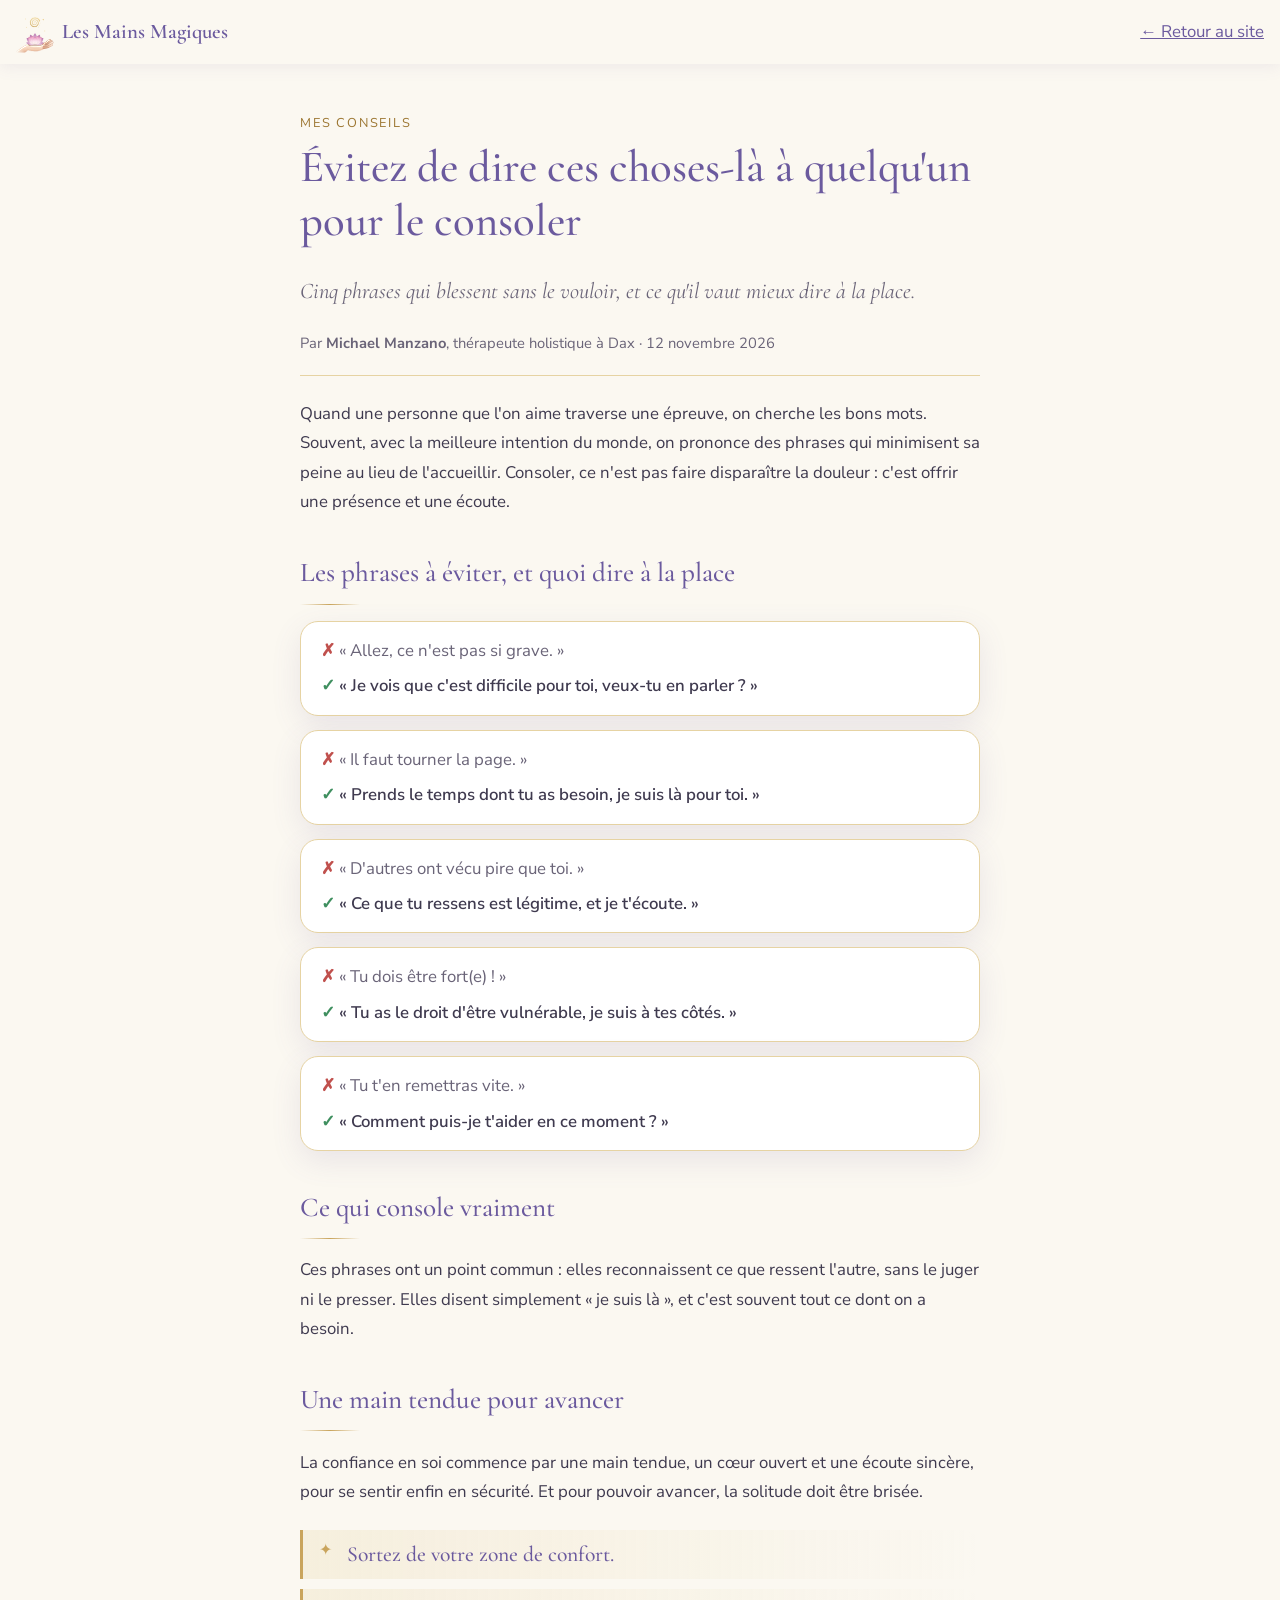
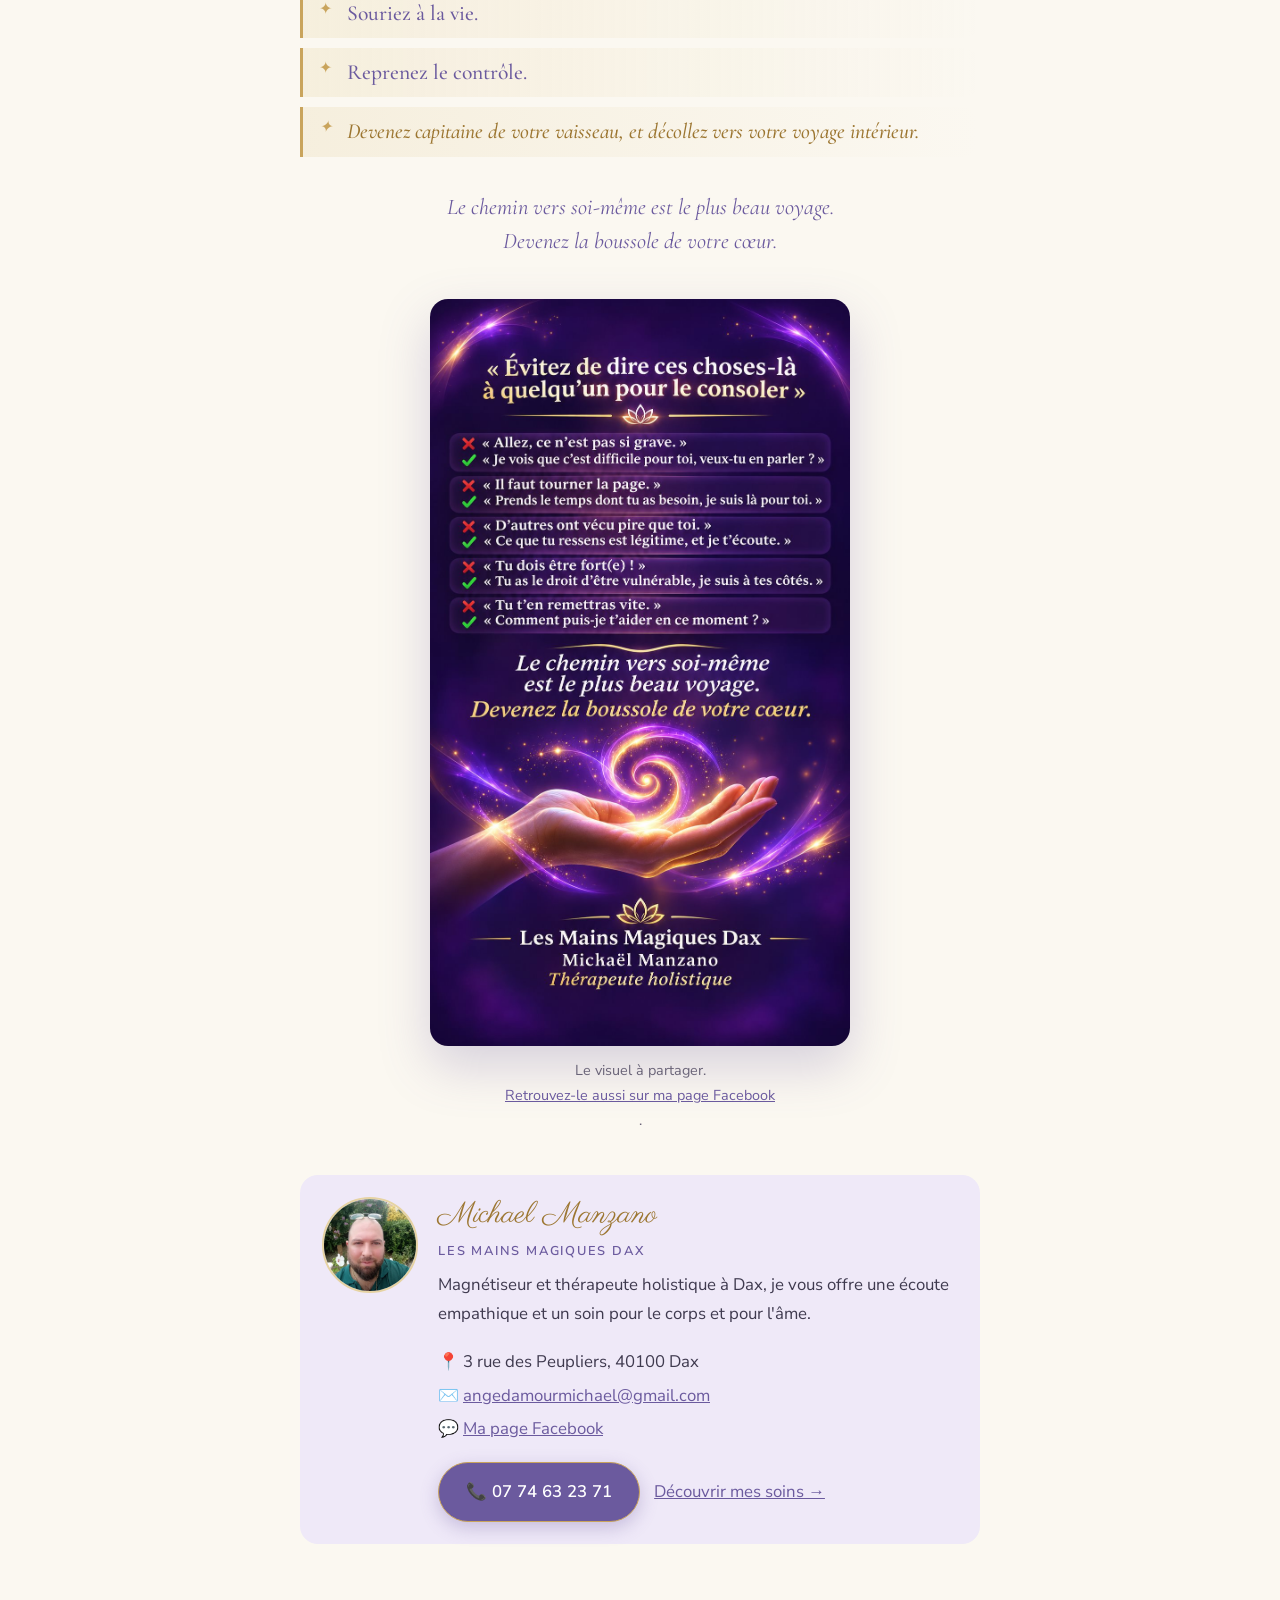
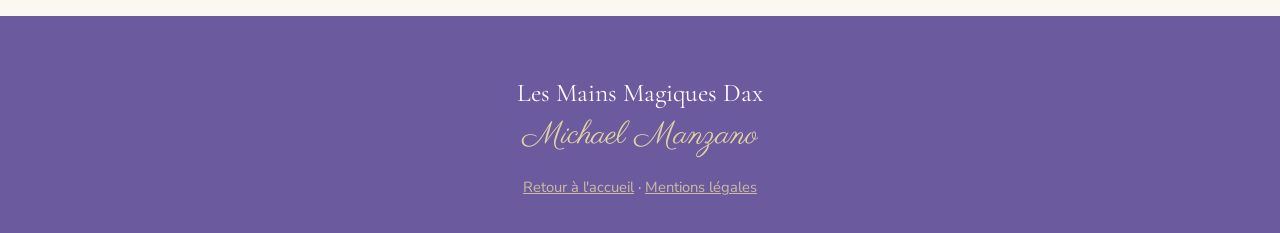
<file: consoler-quelqu-un.html>
<!DOCTYPE html>
<html lang="fr">
<head>
  <meta charset="UTF-8">
  <meta name="viewport" content="width=device-width, initial-scale=1">

  <!-- RÉFÉRENCEMENT (SEO) de l'article -->
  <title>Consoler quelqu'un : les phrases à éviter | Les Mains Magiques</title>
  <meta name="description" content="Certaines phrases blessent sans le vouloir. 5 phrases à éviter pour consoler quelqu'un, et quoi dire à la place. Conseils d'un thérapeute holistique à Dax.">
  <meta name="robots" content="index, follow, max-image-preview:large">
  <link rel="canonical" href="https://lesmainsmagiquesdax.com/consoler-quelqu-un.html">
  <meta name="theme-color" content="#9b87c9">

  <!-- Aperçu lors d'un partage sur Facebook, WhatsApp… -->
  <meta property="og:site_name" content="Les Mains Magiques Dax">
  <meta property="og:type" content="article">
  <meta property="og:title" content="Évitez de dire ces choses-là à quelqu'un pour le consoler">
  <meta property="og:description" content="5 phrases qui blessent sans le vouloir, et ce qu'il vaut mieux dire à la place.">
  <meta property="og:url" content="https://lesmainsmagiquesdax.com/consoler-quelqu-un.html">
  <meta property="og:image" content="https://lesmainsmagiquesdax.com/images/consoler-quelqu-un.jpg">
  <meta property="og:image:width" content="941">
  <meta property="og:image:height" content="1672">
  <meta property="og:locale" content="fr_FR">
  <meta name="twitter:card" content="summary_large_image">

  <link rel="icon" href="images/logo.svg" type="image/svg+xml">
  <link rel="preconnect" href="https://fonts.googleapis.com">
  <link rel="preconnect" href="https://fonts.gstatic.com" crossorigin>
  <link href="https://fonts.googleapis.com/css2?family=Cormorant+Garamond:ital,wght@0,400;0,500;0,600;1,400&family=Nunito+Sans:wght@300;400;600&family=Parisienne&display=swap" rel="stylesheet">
  <link rel="stylesheet" href="css/style.css">

  <!-- Données structurées : c'est un article écrit par Michael Manzano -->
  <script type="application/ld+json">
  {
    "@context": "https://schema.org",
    "@type": "Article",
    "headline": "Évitez de dire ces choses-là à quelqu'un pour le consoler",
    "description": "5 phrases qui blessent sans le vouloir, et ce qu'il vaut mieux dire à la place.",
    "image": "https://lesmainsmagiquesdax.com/images/consoler-quelqu-un.jpg",
    "datePublished": "2026-11-12",
    "dateModified": "2026-11-12",
    "inLanguage": "fr-FR",
    "mainEntityOfPage": "https://lesmainsmagiquesdax.com/consoler-quelqu-un.html",
    "author": {
      "@type": "Person",
      "name": "Michael Manzano",
      "jobTitle": "Magnétiseur et thérapeute holistique",
      "url": "https://lesmainsmagiquesdax.com/",
      "sameAs": ["https://www.facebook.com/share/19wVv1EwdJ/"]
    },
    "isPartOf": { "@id": "https://lesmainsmagiquesdax.com/#site" },
    "publisher": {
      "@type": "Organization",
      "@id": "https://lesmainsmagiquesdax.com/#entreprise",
      "name": "Les Mains Magiques Dax",
      "url": "https://lesmainsmagiquesdax.com/",
      "sameAs": ["https://www.facebook.com/share/19wVv1EwdJ/"],
      "logo": { "@type": "ImageObject", "url": "https://lesmainsmagiquesdax.com/images/logo.svg" }
    }
  }
  </script>
</head>
<body>

  <header class="entete defile">
    <a href="index.html" class="entete__marque">
      <img src="images/logo.svg" alt="" width="38" height="42">
      <span>Les Mains Magiques</span>
    </a>
    <a href="index.html">← Retour au site</a>
  </header>

  <main class="page-simple">
    <article class="conteneur conteneur--etroit article">

      <p class="article__rubrique">Mes conseils</p>
      <h1>Évitez de dire ces choses-là à quelqu'un pour le consoler</h1>
      <p class="article__chapeau">Cinq phrases qui blessent sans le vouloir, et ce qu'il vaut mieux dire à la place.</p>
      <p class="article__auteur">Par <strong>Michael Manzano</strong>, thérapeute holistique à Dax ·
        <time datetime="2026-11-12">12 novembre 2026</time></p>

      <!-- ✏️ Introduction : à relire et adapter librement -->
      <p>Quand une personne que l'on aime traverse une épreuve, on cherche les bons mots.
         Souvent, avec la meilleure intention du monde, on prononce des phrases qui minimisent
         sa peine au lieu de l'accueillir. Consoler, ce n'est pas faire disparaître la douleur&nbsp;:
         c'est offrir une présence et une écoute.</p>

      <h2>Les phrases à éviter, et quoi dire à la place</h2>

      <ol class="phrases">
        <li>
          <p class="phrases__eviter"><span aria-hidden="true">✗</span> <span class="sr">À éviter&nbsp;:</span> «&nbsp;Allez, ce n'est pas si grave.&nbsp;»</p>
          <p class="phrases__dire"><span aria-hidden="true">✓</span> <span class="sr">À dire plutôt&nbsp;:</span> «&nbsp;Je vois que c'est difficile pour toi, veux-tu en parler&nbsp;?&nbsp;»</p>
        </li>
        <li>
          <p class="phrases__eviter"><span aria-hidden="true">✗</span> <span class="sr">À éviter&nbsp;:</span> «&nbsp;Il faut tourner la page.&nbsp;»</p>
          <p class="phrases__dire"><span aria-hidden="true">✓</span> <span class="sr">À dire plutôt&nbsp;:</span> «&nbsp;Prends le temps dont tu as besoin, je suis là pour toi.&nbsp;»</p>
        </li>
        <li>
          <p class="phrases__eviter"><span aria-hidden="true">✗</span> <span class="sr">À éviter&nbsp;:</span> «&nbsp;D'autres ont vécu pire que toi.&nbsp;»</p>
          <p class="phrases__dire"><span aria-hidden="true">✓</span> <span class="sr">À dire plutôt&nbsp;:</span> «&nbsp;Ce que tu ressens est légitime, et je t'écoute.&nbsp;»</p>
        </li>
        <li>
          <p class="phrases__eviter"><span aria-hidden="true">✗</span> <span class="sr">À éviter&nbsp;:</span> «&nbsp;Tu dois être fort(e)&nbsp;!&nbsp;»</p>
          <p class="phrases__dire"><span aria-hidden="true">✓</span> <span class="sr">À dire plutôt&nbsp;:</span> «&nbsp;Tu as le droit d'être vulnérable, je suis à tes côtés.&nbsp;»</p>
        </li>
        <li>
          <p class="phrases__eviter"><span aria-hidden="true">✗</span> <span class="sr">À éviter&nbsp;:</span> «&nbsp;Tu t'en remettras vite.&nbsp;»</p>
          <p class="phrases__dire"><span aria-hidden="true">✓</span> <span class="sr">À dire plutôt&nbsp;:</span> «&nbsp;Comment puis-je t'aider en ce moment&nbsp;?&nbsp;»</p>
        </li>
      </ol>

      <!-- ✏️ Conclusion : à relire et adapter librement -->
      <h2>Ce qui console vraiment</h2>
      <p>Ces phrases ont un point commun&nbsp;: elles reconnaissent ce que ressent l'autre, sans le
         juger ni le presser. Elles disent simplement «&nbsp;je suis là&nbsp;», et c'est souvent tout
         ce dont on a besoin.</p>

      <h2>Une main tendue pour avancer</h2>
      <p>La confiance en soi commence par une main tendue, un cœur ouvert et une écoute sincère,
         pour se sentir enfin en sécurité. Et pour pouvoir avancer, la solitude doit être brisée.</p>

      <ul class="elan">
        <li>Sortez de votre zone de confort.</li>
        <li>Souriez à la vie.</li>
        <li>Reprenez le contrôle.</li>
        <li>Devenez capitaine de votre vaisseau, et décollez vers votre voyage intérieur.</li>
      </ul>

      <p class="citation">Le chemin vers soi-même est le plus beau voyage.<br>
         Devenez la boussole de votre cœur.</p>

      <figure class="article__visuel">
        <img src="images/consoler-quelqu-un.jpg" width="941" height="1672" loading="lazy"
             alt="Visuel Les Mains Magiques Dax : cinq phrases à éviter pour consoler quelqu'un, et quoi dire à la place">
        <figcaption>Le visuel à partager.
          <a href="https://www.facebook.com/share/19wVv1EwdJ/" target="_blank" rel="noopener">Retrouvez-le aussi sur ma page Facebook</a>.</figcaption>
      </figure>

      <!-- Encadré auteur + prise de rendez-vous -->
      <aside class="auteur">
        <img class="auteur__photo" src="images/michael-manzano.jpg" width="1080" height="1440" alt="Portrait de Michael Manzano" loading="lazy">
        <div>
          <p class="auteur__nom">Michael Manzano</p>
          <p class="auteur__marque">Les Mains Magiques Dax</p>
          <p>Magnétiseur et thérapeute holistique à Dax, je vous offre une écoute empathique et
             un soin pour le corps et pour l'âme.</p>
          <ul class="auteur__coord">
            <li><span aria-hidden="true">📍</span> 3 rue des Peupliers, 40100 Dax</li>
            <li><span aria-hidden="true">✉️</span> <a href="mailto:angedamourmichael@gmail.com">angedamourmichael@<wbr>gmail.com</a></li>
            <li><span aria-hidden="true">💬</span> <a href="https://www.facebook.com/share/19wVv1EwdJ/" target="_blank" rel="noopener">Ma page Facebook</a></li>
          </ul>
          <p class="auteur__actions">
            <a href="tel:+33774632371" class="bouton">📞 07 74 63 23 71</a>
            <a href="index.html#soins">Découvrir mes soins →</a>
          </p>
        </div>
      </aside>

    </article>
  </main>

  <footer class="pied">
    <p class="pied__nom">Les Mains Magiques Dax</p>
    <p class="pied__signature">Michael Manzano</p>
    <p class="pied__liens"><a href="index.html">Retour à l'accueil</a> · <a href="mentions-legales.html">Mentions légales</a></p>
  </footer>

</body>
</html>
</file>
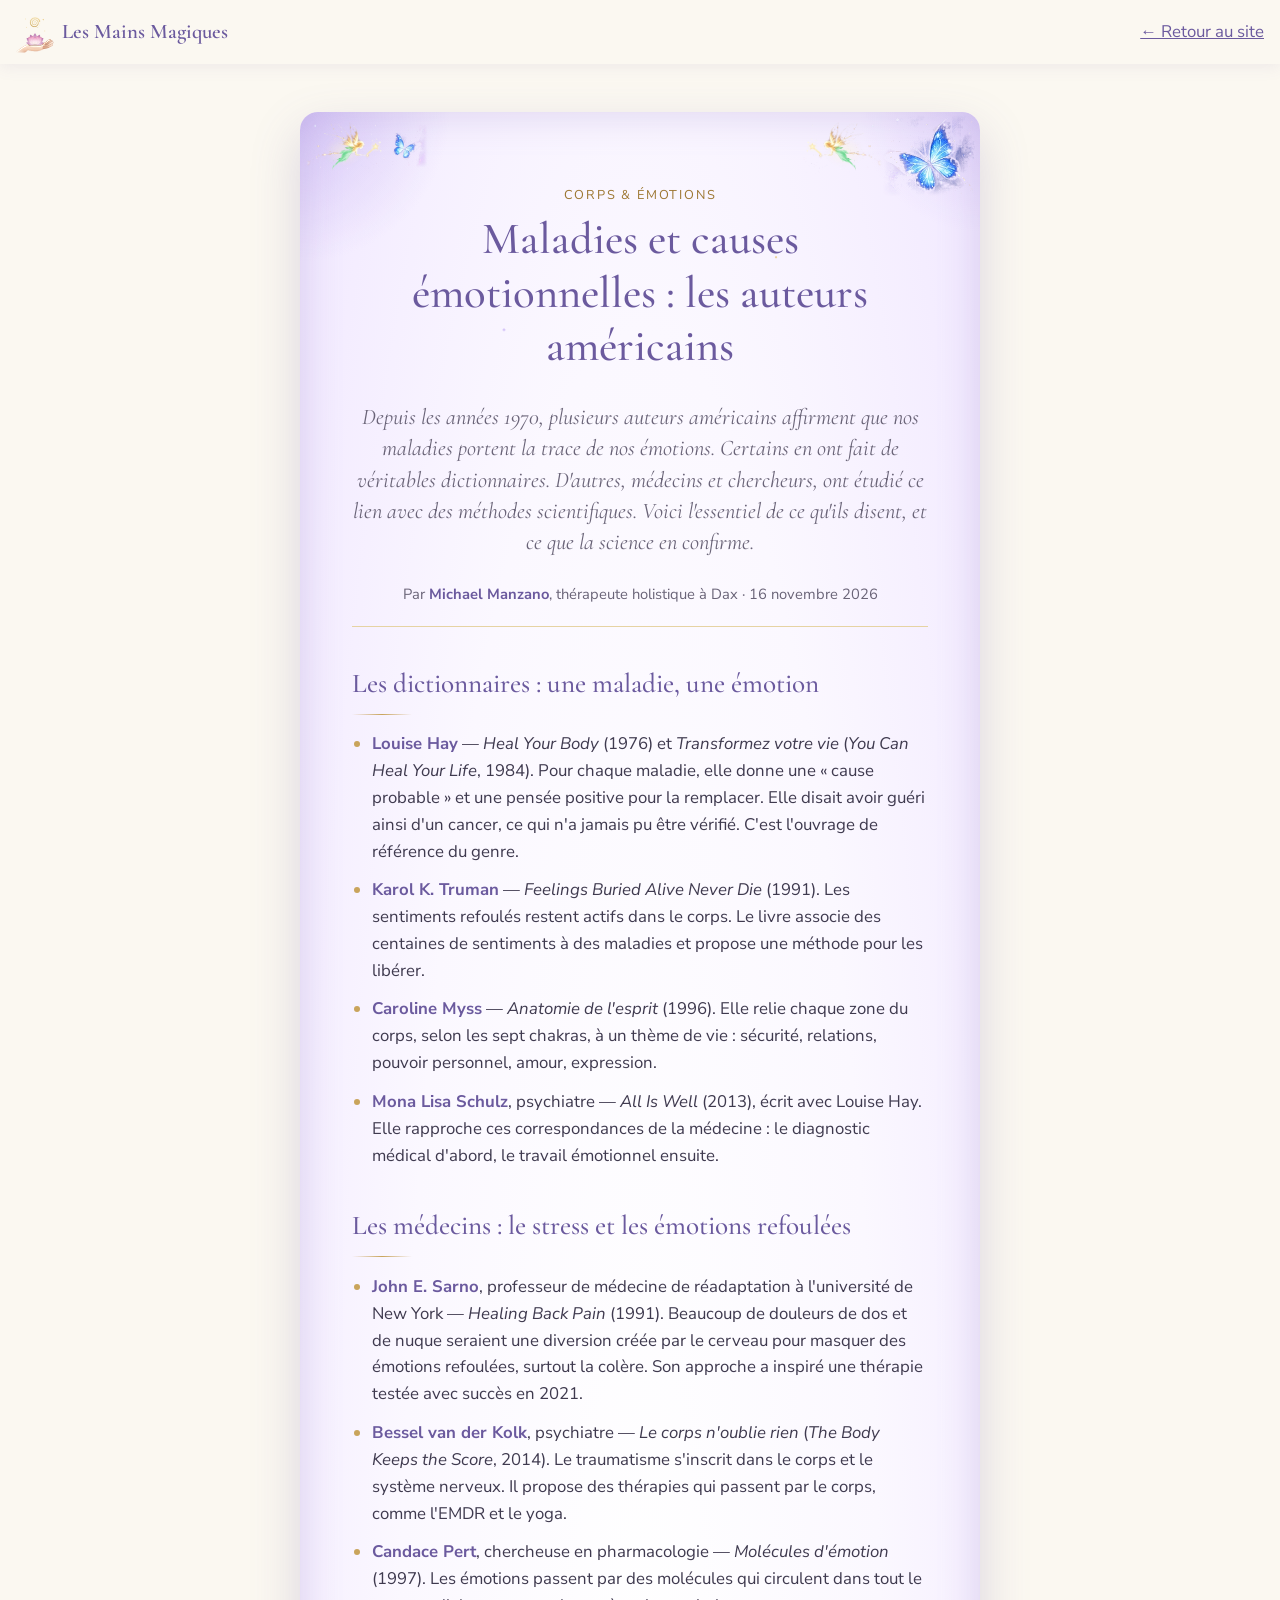
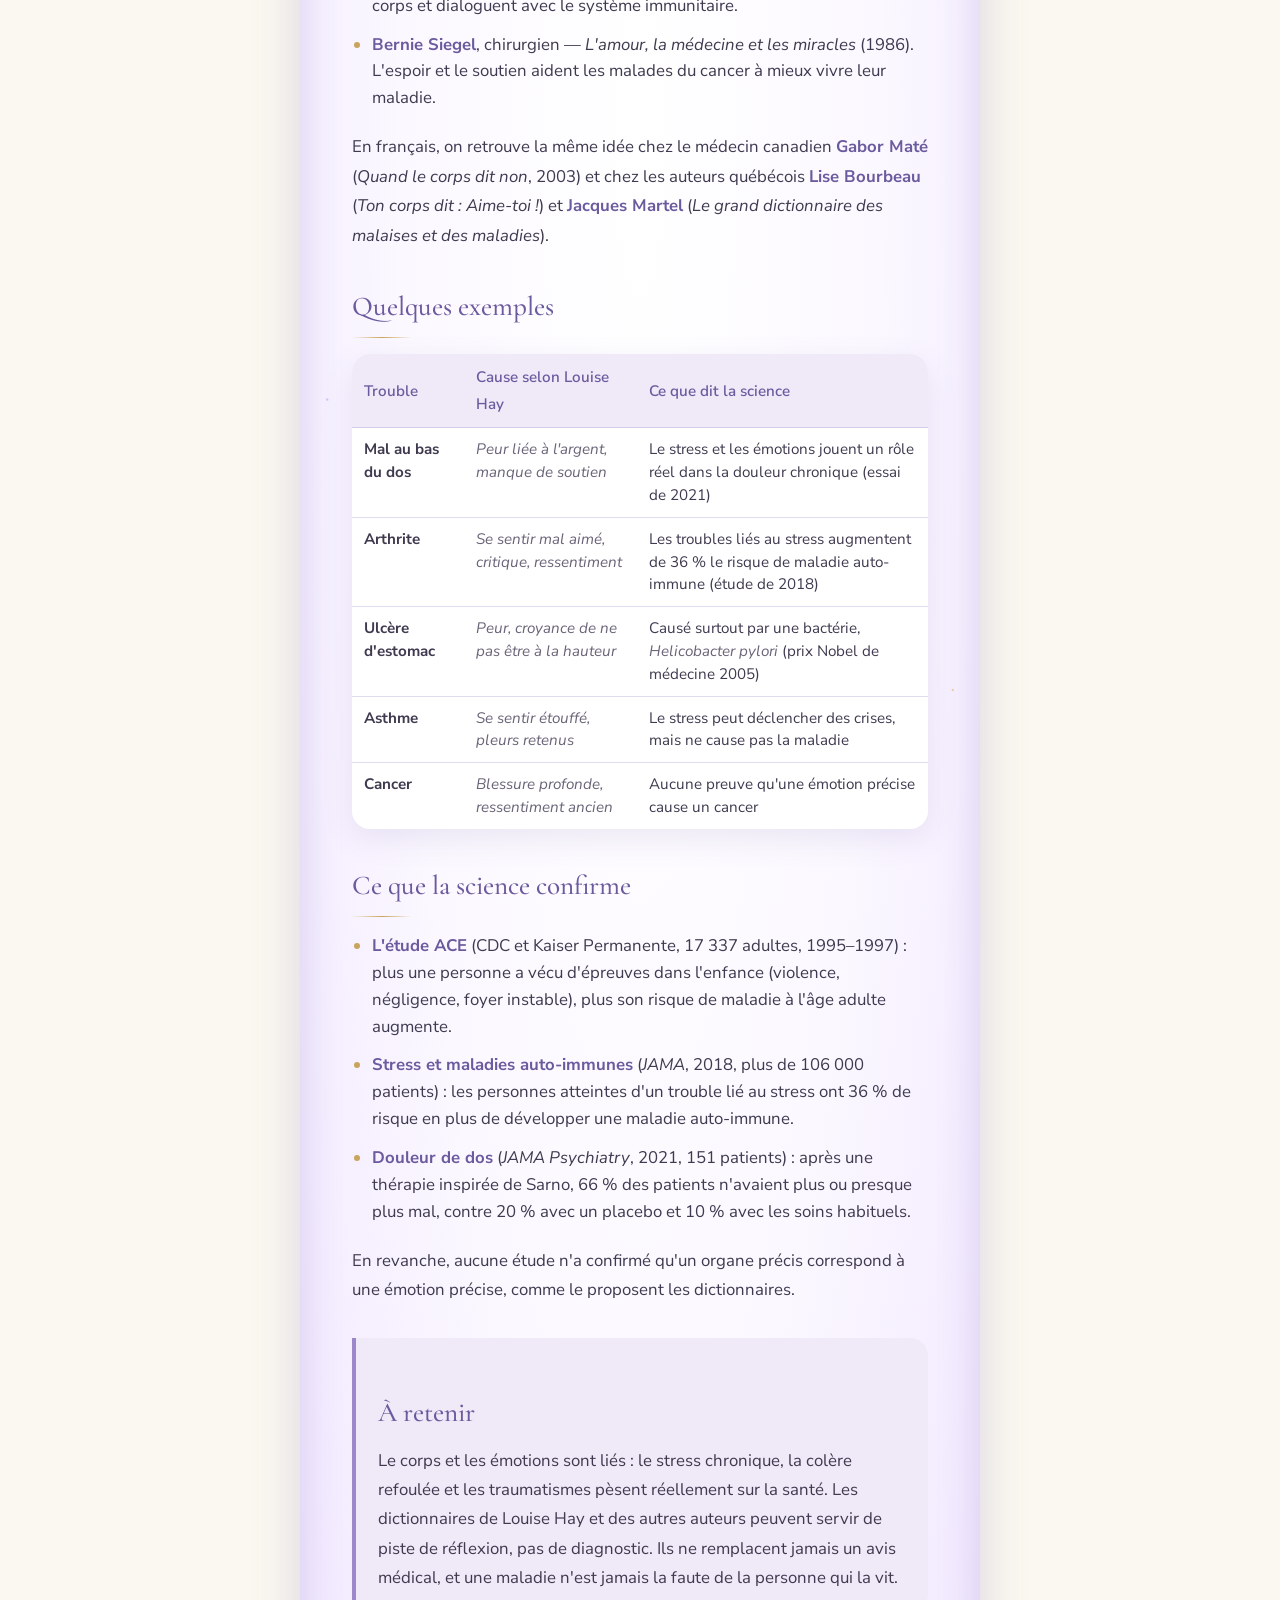
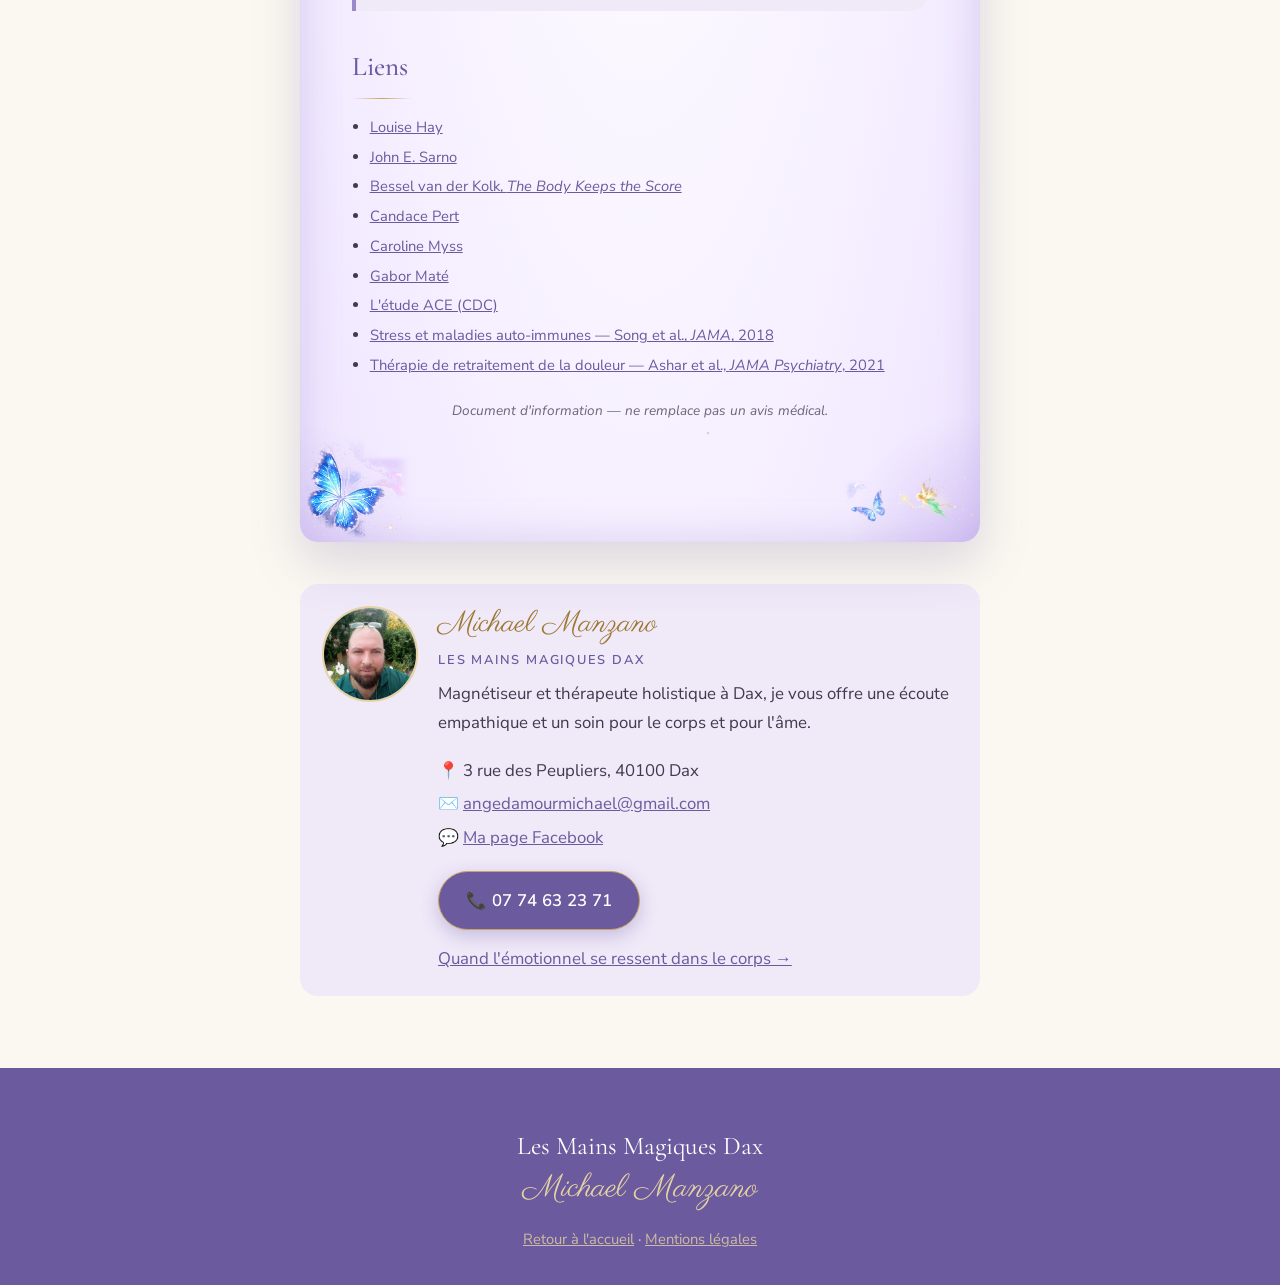
<file: corps-et-emotions.html>
<!DOCTYPE html>
<html lang="fr">
<head>
  <meta charset="UTF-8">
  <meta name="viewport" content="width=device-width, initial-scale=1">

  <!-- RÉFÉRENCEMENT (SEO) de l'article -->
  <title>Maladies et émotions : ce que disent les auteurs américains | Les Mains Magiques</title>
  <meta name="description" content="Louise Hay, John Sarno, Bessel van der Kolk, Gabor Maté… Ce que disent les auteurs sur le lien entre les émotions, le corps et la maladie, et ce que la science en confirme.">
  <meta name="robots" content="index, follow, max-image-preview:large">
  <link rel="canonical" href="https://lesmainsmagiquesdax.com/corps-et-emotions.html">
  <meta name="theme-color" content="#9b87c9">

  <!-- Aperçu lors d'un partage sur Facebook, WhatsApp… -->
  <meta property="og:site_name" content="Les Mains Magiques Dax">
  <meta property="og:type" content="article">
  <meta property="og:title" content="Maladies et causes émotionnelles : les auteurs américains">
  <meta property="og:description" content="Ce que disent les auteurs sur le lien entre émotions, corps et maladie, et ce que la science en confirme.">
  <meta property="og:url" content="https://lesmainsmagiquesdax.com/corps-et-emotions.html">
  <meta property="og:image" content="https://lesmainsmagiquesdax.com/images/emotion-miroir.jpg">
  <meta property="og:image:width" content="900">
  <meta property="og:image:height" content="1125">
  <meta property="og:locale" content="fr_FR">
  <meta name="twitter:card" content="summary_large_image">

  <link rel="icon" href="images/logo.svg" type="image/svg+xml">
  <link rel="preconnect" href="https://fonts.googleapis.com">
  <link rel="preconnect" href="https://fonts.gstatic.com" crossorigin>
  <link href="https://fonts.googleapis.com/css2?family=Cormorant+Garamond:ital,wght@0,400;0,500;0,600;1,400&family=Nunito+Sans:wght@300;400;600&family=Parisienne&display=swap" rel="stylesheet">
  <link rel="stylesheet" href="css/style.css">

  <!-- Données structurées : c'est un article écrit par Michael Manzano -->
  <script type="application/ld+json">
  {
    "@context": "https://schema.org",
    "@type": "Article",
    "headline": "Maladies et causes émotionnelles : les auteurs américains",
    "description": "Ce que disent les auteurs sur le lien entre émotions, corps et maladie, et ce que la science en confirme.",
    "image": "https://lesmainsmagiquesdax.com/images/emotion-miroir.jpg",
    "datePublished": "2026-11-16",
    "dateModified": "2026-11-16",
    "inLanguage": "fr-FR",
    "mainEntityOfPage": "https://lesmainsmagiquesdax.com/corps-et-emotions.html",
    "author": {
      "@type": "Person",
      "name": "Michael Manzano",
      "jobTitle": "Magnétiseur et thérapeute holistique",
      "url": "https://lesmainsmagiquesdax.com/",
      "sameAs": ["https://www.facebook.com/share/19wVv1EwdJ/"]
    },
    "isPartOf": { "@id": "https://lesmainsmagiquesdax.com/#site" },
    "publisher": {
      "@type": "Organization",
      "@id": "https://lesmainsmagiquesdax.com/#entreprise",
      "name": "Les Mains Magiques Dax",
      "url": "https://lesmainsmagiquesdax.com/",
      "sameAs": ["https://www.facebook.com/share/19wVv1EwdJ/"],
      "logo": { "@type": "ImageObject", "url": "https://lesmainsmagiquesdax.com/images/logo.svg" }
    }
  }
  </script>
</head>
<body>

  <header class="entete defile">
    <a href="index.html" class="entete__marque">
      <img src="images/logo.svg" alt="" width="38" height="42">
      <span>Les Mains Magiques</span>
    </a>
    <a href="index.html">← Retour au site</a>
  </header>

  <main class="page-simple">
    <article class="conteneur conteneur--etroit article">

      <!-- Cadre lumineux avec les petites fées et les papillons bleus (animés par js/main.js) -->
      <div class="encadre encadre--papillons article-cadre">
      <p class="article__rubrique">Corps &amp; émotions</p>
      <h1>Maladies et causes émotionnelles&nbsp;: les auteurs américains</h1>
      <p class="article__chapeau">Depuis les années 1970, plusieurs auteurs américains affirment que nos maladies portent
         la trace de nos émotions. Certains en ont fait de véritables dictionnaires. D'autres, médecins et chercheurs,
         ont étudié ce lien avec des méthodes scientifiques. Voici l'essentiel de ce qu'ils disent, et ce que la
         science en confirme.</p>
      <p class="article__auteur">Par <strong>Michael Manzano</strong>, thérapeute holistique à Dax ·
        <time datetime="2026-11-16">16 novembre 2026</time></p>

      <h2>Les dictionnaires&nbsp;: une maladie, une émotion</h2>
      <ul class="auteurs">
        <li><strong>Louise Hay</strong> — <em>Heal Your Body</em> (1976) et <em>Transformez votre vie</em>
            (<em>You Can Heal Your Life</em>, 1984). Pour chaque maladie, elle donne une «&nbsp;cause probable&nbsp;»
            et une pensée positive pour la remplacer. Elle disait avoir guéri ainsi d'un cancer, ce qui n'a jamais pu
            être vérifié. C'est l'ouvrage de référence du genre.</li>
        <li><strong>Karol K. Truman</strong> — <em>Feelings Buried Alive Never Die</em> (1991). Les sentiments refoulés
            restent actifs dans le corps. Le livre associe des centaines de sentiments à des maladies et propose une
            méthode pour les libérer.</li>
        <li><strong>Caroline Myss</strong> — <em>Anatomie de l'esprit</em> (1996). Elle relie chaque zone du corps,
            selon les sept chakras, à un thème de vie&nbsp;: sécurité, relations, pouvoir personnel, amour, expression.</li>
        <li><strong>Mona Lisa Schulz</strong>, psychiatre — <em>All Is Well</em> (2013), écrit avec Louise Hay. Elle
            rapproche ces correspondances de la médecine&nbsp;: le diagnostic médical d'abord, le travail émotionnel ensuite.</li>
      </ul>

      <h2>Les médecins&nbsp;: le stress et les émotions refoulées</h2>
      <ul class="auteurs">
        <li><strong>John E. Sarno</strong>, professeur de médecine de réadaptation à l'université de New York —
            <em>Healing Back Pain</em> (1991). Beaucoup de douleurs de dos et de nuque seraient une diversion créée par
            le cerveau pour masquer des émotions refoulées, surtout la colère. Son approche a inspiré une thérapie
            testée avec succès en 2021.</li>
        <li><strong>Bessel van der Kolk</strong>, psychiatre — <em>Le corps n'oublie rien</em> (<em>The Body Keeps the
            Score</em>, 2014). Le traumatisme s'inscrit dans le corps et le système nerveux. Il propose des thérapies
            qui passent par le corps, comme l'EMDR et le yoga.</li>
        <li><strong>Candace Pert</strong>, chercheuse en pharmacologie — <em>Molécules d'émotion</em> (1997). Les émotions
            passent par des molécules qui circulent dans tout le corps et dialoguent avec le système immunitaire.</li>
        <li><strong>Bernie Siegel</strong>, chirurgien — <em>L'amour, la médecine et les miracles</em> (1986). L'espoir et
            le soutien aident les malades du cancer à mieux vivre leur maladie.</li>
      </ul>
      <p>En français, on retrouve la même idée chez le médecin canadien <strong>Gabor Maté</strong> (<em>Quand le corps
         dit non</em>, 2003) et chez les auteurs québécois <strong>Lise Bourbeau</strong> (<em>Ton corps dit&nbsp;:
         Aime-toi&nbsp;!</em>) et <strong>Jacques Martel</strong> (<em>Le grand dictionnaire des malaises et des maladies</em>).</p>

      <h2>Quelques exemples</h2>
      <div class="tableau-exemples">
        <table>
          <thead>
            <tr><th scope="col">Trouble</th><th scope="col">Cause selon Louise Hay</th><th scope="col">Ce que dit la science</th></tr>
          </thead>
          <tbody>
            <tr><th scope="row">Mal au bas du dos</th><td data-titre="Selon Louise Hay"><em>Peur liée à l'argent, manque de soutien</em></td><td data-titre="Selon la science">Le stress et les émotions jouent un rôle réel dans la douleur chronique (essai de 2021)</td></tr>
            <tr><th scope="row">Arthrite</th><td data-titre="Selon Louise Hay"><em>Se sentir mal aimé, critique, ressentiment</em></td><td data-titre="Selon la science">Les troubles liés au stress augmentent de 36&nbsp;% le risque de maladie auto-immune (étude de 2018)</td></tr>
            <tr><th scope="row">Ulcère d'estomac</th><td data-titre="Selon Louise Hay"><em>Peur, croyance de ne pas être à la hauteur</em></td><td data-titre="Selon la science">Causé surtout par une bactérie, <em>Helicobacter pylori</em> (prix Nobel de médecine 2005)</td></tr>
            <tr><th scope="row">Asthme</th><td data-titre="Selon Louise Hay"><em>Se sentir étouffé, pleurs retenus</em></td><td data-titre="Selon la science">Le stress peut déclencher des crises, mais ne cause pas la maladie</td></tr>
            <tr><th scope="row">Cancer</th><td data-titre="Selon Louise Hay"><em>Blessure profonde, ressentiment ancien</em></td><td data-titre="Selon la science">Aucune preuve qu'une émotion précise cause un cancer</td></tr>
          </tbody>
        </table>
      </div>

      <h2>Ce que la science confirme</h2>
      <ul class="auteurs">
        <li><strong>L'étude ACE</strong> (CDC et Kaiser Permanente, 17&nbsp;337 adultes, 1995–1997)&nbsp;: plus une personne
            a vécu d'épreuves dans l'enfance (violence, négligence, foyer instable), plus son risque de maladie à l'âge
            adulte augmente.</li>
        <li><strong>Stress et maladies auto-immunes</strong> (<em>JAMA</em>, 2018, plus de 106&nbsp;000 patients)&nbsp;: les
            personnes atteintes d'un trouble lié au stress ont 36&nbsp;% de risque en plus de développer une maladie
            auto-immune.</li>
        <li><strong>Douleur de dos</strong> (<em>JAMA Psychiatry</em>, 2021, 151 patients)&nbsp;: après une thérapie inspirée
            de Sarno, 66&nbsp;% des patients n'avaient plus ou presque plus mal, contre 20&nbsp;% avec un placebo et 10&nbsp;%
            avec les soins habituels.</li>
      </ul>
      <p>En revanche, aucune étude n'a confirmé qu'un organe précis correspond à une émotion précise, comme le
         proposent les dictionnaires.</p>

      <div class="a-retenir">
        <h2>À retenir</h2>
        <p>Le corps et les émotions sont liés&nbsp;: le stress chronique, la colère refoulée et les traumatismes pèsent
           réellement sur la santé. Les dictionnaires de Louise Hay et des autres auteurs peuvent servir de piste de
           réflexion, pas de diagnostic. Ils ne remplacent jamais un avis médical, et une maladie n'est jamais la
           faute de la personne qui la vit.</p>
      </div>

      <h2>Liens</h2>
      <ul class="liens-sources">
        <li><a href="https://en.wikipedia.org/wiki/Louise_Hay" target="_blank" rel="noopener">Louise Hay</a></li>
        <li><a href="https://en.wikipedia.org/wiki/John_E._Sarno" target="_blank" rel="noopener">John E. Sarno</a></li>
        <li><a href="https://en.wikipedia.org/wiki/The_Body_Keeps_the_Score" target="_blank" rel="noopener">Bessel van der Kolk, <em>The Body Keeps the Score</em></a></li>
        <li><a href="https://en.wikipedia.org/wiki/Candace_Pert" target="_blank" rel="noopener">Candace Pert</a></li>
        <li><a href="https://en.wikipedia.org/wiki/Caroline_Myss" target="_blank" rel="noopener">Caroline Myss</a></li>
        <li><a href="https://en.wikipedia.org/wiki/Gabor_Mat%C3%A9" target="_blank" rel="noopener">Gabor Maté</a></li>
        <li><a href="https://www.cdc.gov/aces/about/index.html" target="_blank" rel="noopener">L'étude ACE (CDC)</a></li>
        <li><a href="https://jamanetwork.com/journals/jama/fullarticle/2685155" target="_blank" rel="noopener">Stress et maladies auto-immunes — Song et al., <em>JAMA</em>, 2018</a></li>
        <li><a href="https://jamanetwork.com/journals/jamapsychiatry/fullarticle/2784694" target="_blank" rel="noopener">Thérapie de retraitement de la douleur — Ashar et al., <em>JAMA Psychiatry</em>, 2021</a></li>
      </ul>

      <p class="article__avertissement">Document d'information — ne remplace pas un avis médical.</p>
      </div>

      <!-- Encadré auteur + prise de rendez-vous -->
      <aside class="auteur">
        <img class="auteur__photo" src="images/michael-manzano.jpg" width="1080" height="1440" alt="Portrait de Michael Manzano" loading="lazy">
        <div>
          <p class="auteur__nom">Michael Manzano</p>
          <p class="auteur__marque">Les Mains Magiques Dax</p>
          <p>Magnétiseur et thérapeute holistique à Dax, je vous offre une écoute empathique et
             un soin pour le corps et pour l'âme.</p>
          <ul class="auteur__coord">
            <li><span aria-hidden="true">📍</span> 3 rue des Peupliers, 40100 Dax</li>
            <li><span aria-hidden="true">✉️</span> <a href="mailto:angedamourmichael@gmail.com">angedamourmichael@<wbr>gmail.com</a></li>
            <li><span aria-hidden="true">💬</span> <a href="https://www.facebook.com/share/19wVv1EwdJ/" target="_blank" rel="noopener">Ma page Facebook</a></li>
          </ul>
          <p class="auteur__actions">
            <a href="tel:+33774632371" class="bouton">📞 07 74 63 23 71</a>
            <a href="index.html#emotionnel-corps">Quand l'émotionnel se ressent dans le corps →</a>
          </p>
        </div>
      </aside>

    </article>
  </main>

  <footer class="pied">
    <p class="pied__nom">Les Mains Magiques Dax</p>
    <p class="pied__signature">Michael Manzano</p>
    <p class="pied__liens"><a href="index.html">Retour à l'accueil</a> · <a href="mentions-legales.html">Mentions légales</a></p>
  </footer>

  <script src="js/main.js"></script>
</body>
</html>
</file>
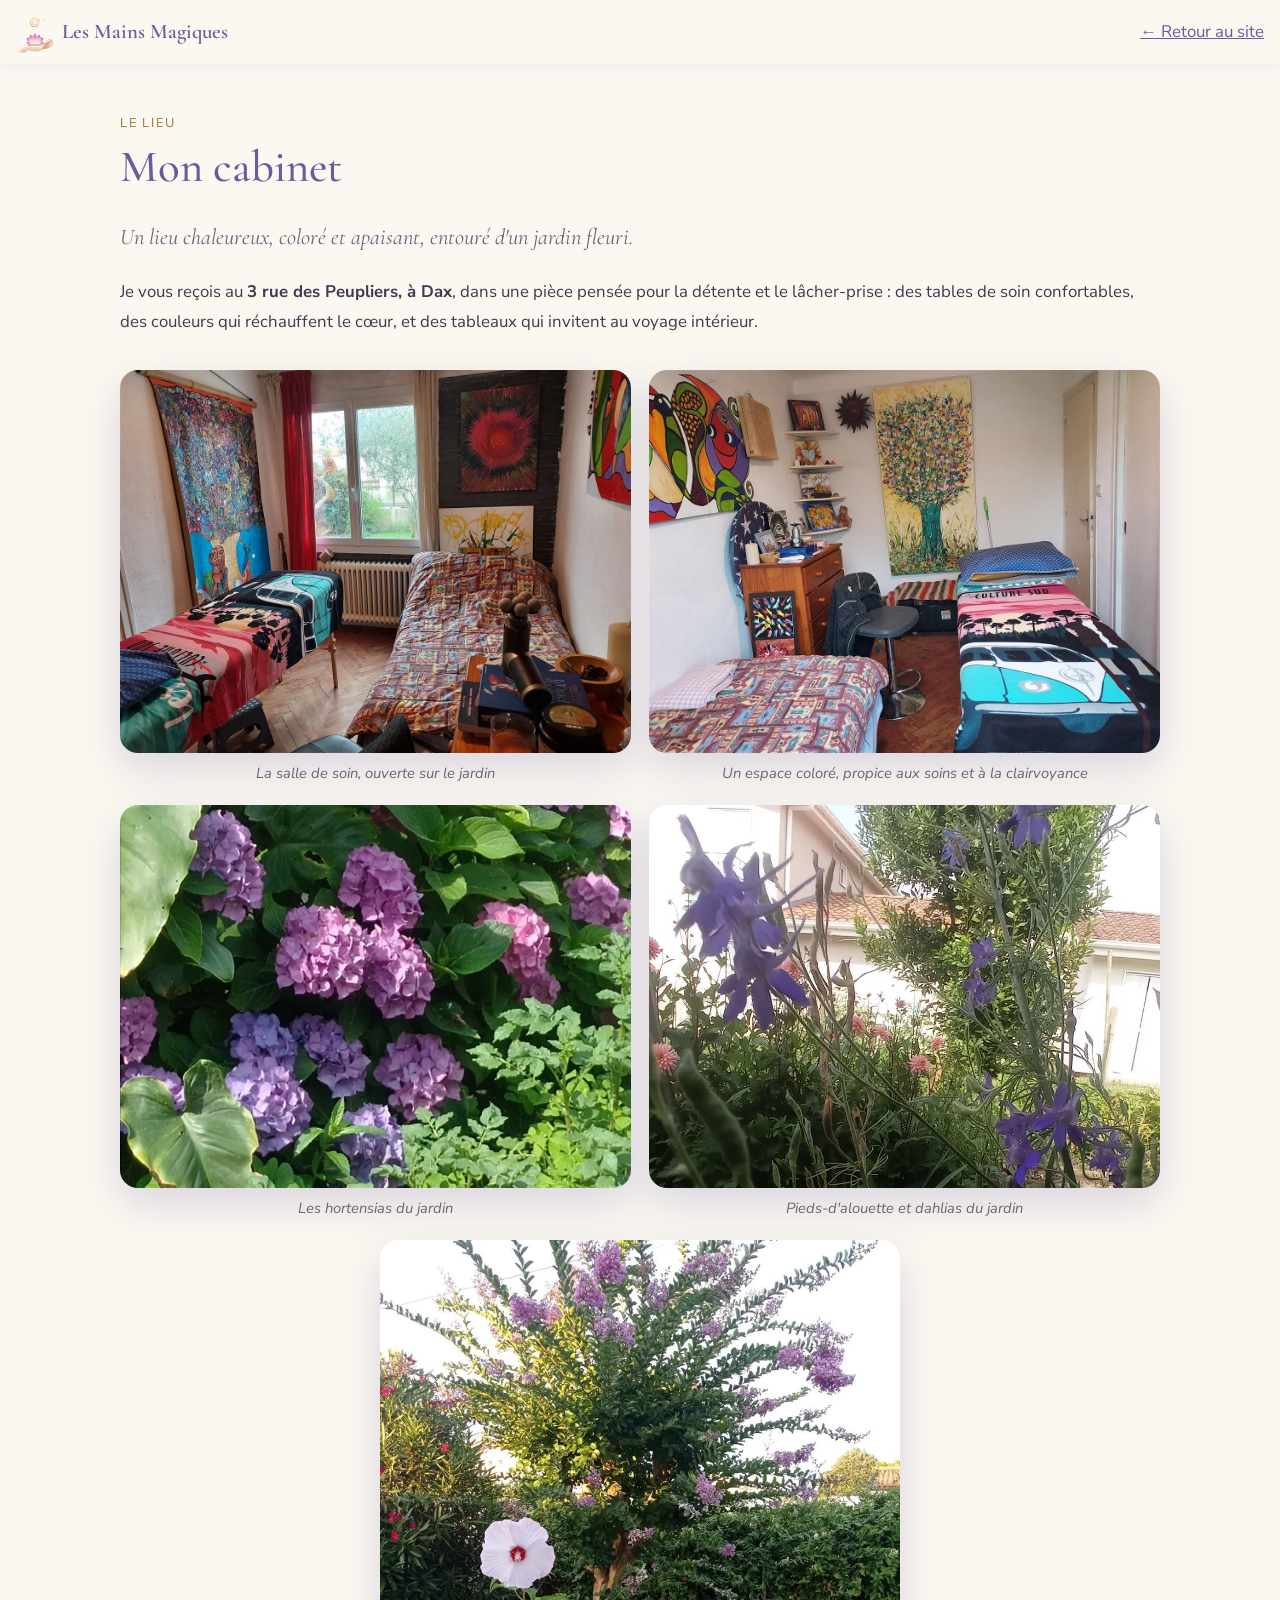
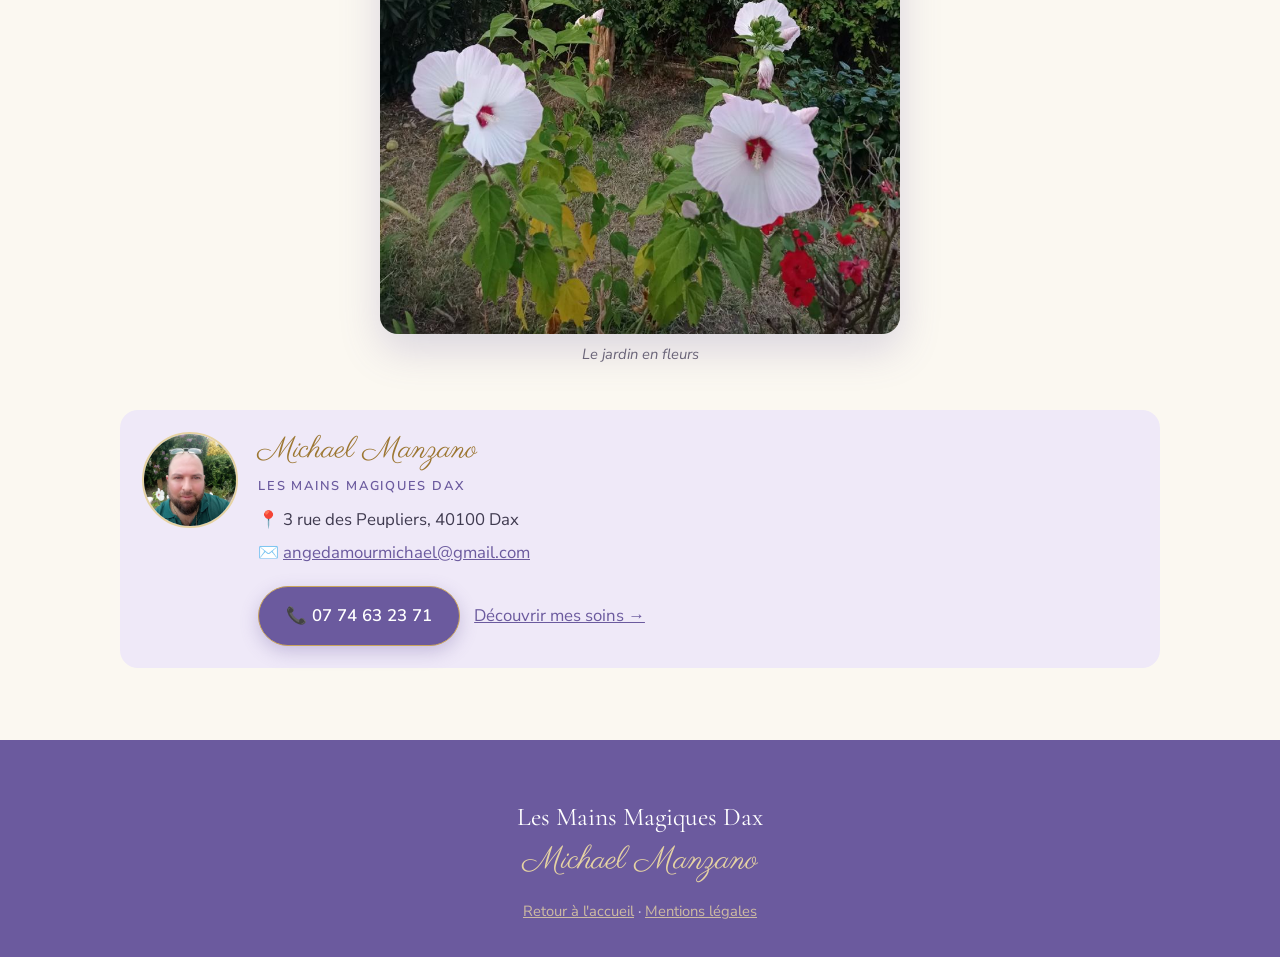
<file: le-cabinet.html>
<!DOCTYPE html>
<html lang="fr">
<head>
  <meta charset="UTF-8">
  <meta name="viewport" content="width=device-width, initial-scale=1">
  <title>Mon cabinet à Dax | Les Mains Magiques</title>
  <meta name="description" content="Découvrez le cabinet de Michael Manzano, magnétiseur à Dax : un lieu chaleureux et coloré au 3 rue des Peupliers, entouré d'un jardin fleuri.">
  <meta name="robots" content="index, follow, max-image-preview:large">
  <link rel="canonical" href="https://lesmainsmagiquesdax.com/le-cabinet.html">
  <meta name="theme-color" content="#9b87c9">
  <meta property="og:site_name" content="Les Mains Magiques Dax">
  <meta property="og:type" content="website">
  <meta property="og:title" content="Mon cabinet à Dax – Les Mains Magiques">
  <meta property="og:description" content="Un lieu chaleureux et coloré pour vos soins, entouré d'un jardin fleuri.">
  <meta property="og:url" content="https://lesmainsmagiquesdax.com/le-cabinet.html">
  <meta property="og:image" content="https://lesmainsmagiquesdax.com/images/cabinet-1.jpg">
  <meta property="og:locale" content="fr_FR">
  <link rel="icon" href="images/logo.svg" type="image/svg+xml">
  <link rel="preconnect" href="https://fonts.googleapis.com">
  <link rel="preconnect" href="https://fonts.gstatic.com" crossorigin>
  <link href="https://fonts.googleapis.com/css2?family=Cormorant+Garamond:ital,wght@0,400;0,500;0,600;1,400&family=Nunito+Sans:wght@300;400;600&family=Parisienne&display=swap" rel="stylesheet">
  <link rel="stylesheet" href="css/style.css">
</head>
<body>

  <header class="entete defile">
    <a href="index.html" class="entete__marque">
      <img src="images/logo.svg" alt="" width="38" height="42">
      <span>Les Mains Magiques</span>
    </a>
    <a href="index.html">← Retour au site</a>
  </header>

  <main class="page-simple">
    <div class="conteneur article">
      <p class="article__rubrique">Le lieu</p>
      <h1>Mon cabinet</h1>
      <p class="article__chapeau">Un lieu chaleureux, coloré et apaisant, entouré d'un jardin fleuri.</p>

      <!-- ✏️ Texte de présentation : à adapter librement -->
      <p>Je vous reçois au <strong>3 rue des Peupliers, à Dax</strong>, dans une pièce pensée pour la détente
         et le lâcher-prise&nbsp;: des tables de soin confortables, des couleurs qui réchauffent le cœur, et
         des tableaux qui invitent au voyage intérieur.</p>

      <!-- ✏️ Pour ajouter une photo : copier un bloc <figure> et changer l'image et la légende -->
      <div class="galerie">
        <figure>
          <img src="images/cabinet-1.jpg" width="1200" height="900" loading="lazy"
               alt="Le cabinet : deux tables de soin aux couvertures colorées, des tableaux aux murs et une fenêtre sur le jardin">
          <figcaption>La salle de soin, ouverte sur le jardin</figcaption>
        </figure>
        <figure>
          <img src="images/cabinet-2.jpg" width="1200" height="900" loading="lazy"
               alt="Le cabinet : tables de soin, tableau d'un arbre de vie et étagères décorées">
          <figcaption>Un espace coloré, propice aux soins et à la clairvoyance</figcaption>
        </figure>
        <figure>
          <img src="images/jardin-hortensias.jpg" width="1000" height="750" loading="lazy"
               alt="Le jardin du cabinet : massif d'hortensias roses et mauves">
          <figcaption>Les hortensias du jardin</figcaption>
        </figure>
        <figure>
          <img src="images/jardin-delphiniums.jpg" width="1000" height="750" loading="lazy"
               alt="Le jardin du cabinet : pieds-d'alouette violets et dahlias roses">
          <figcaption>Pieds-d'alouette et dahlias du jardin</figcaption>
        </figure>
        <figure class="galerie__haute">
          <img src="images/jardin.jpg" width="900" height="1202" loading="lazy"
               alt="Le jardin : grands hibiscus blancs au cœur rouge et lilas des Indes en fleurs violettes">
          <figcaption>Le jardin en fleurs</figcaption>
        </figure>
      </div>

      <aside class="auteur">
        <img class="auteur__photo" src="images/michael-manzano.jpg" width="1080" height="1440" alt="Portrait de Michael Manzano" loading="lazy">
        <div>
          <p class="auteur__nom">Michael Manzano</p>
          <p class="auteur__marque">Les Mains Magiques Dax</p>
          <ul class="auteur__coord">
            <li><span aria-hidden="true">📍</span> 3 rue des Peupliers, 40100 Dax</li>
            <li><span aria-hidden="true">✉️</span> <a href="mailto:angedamourmichael@gmail.com">angedamourmichael@<wbr>gmail.com</a></li>
          </ul>
          <p class="auteur__actions">
            <a href="tel:+33774632371" class="bouton">📞 07 74 63 23 71</a>
            <a href="index.html#soins">Découvrir mes soins →</a>
          </p>
        </div>
      </aside>
    </div>
  </main>

  <footer class="pied">
    <p class="pied__nom">Les Mains Magiques Dax</p>
    <p class="pied__signature">Michael Manzano</p>
    <p class="pied__liens"><a href="index.html">Retour à l'accueil</a> · <a href="mentions-legales.html">Mentions légales</a></p>
  </footer>

</body>
</html>
</file>
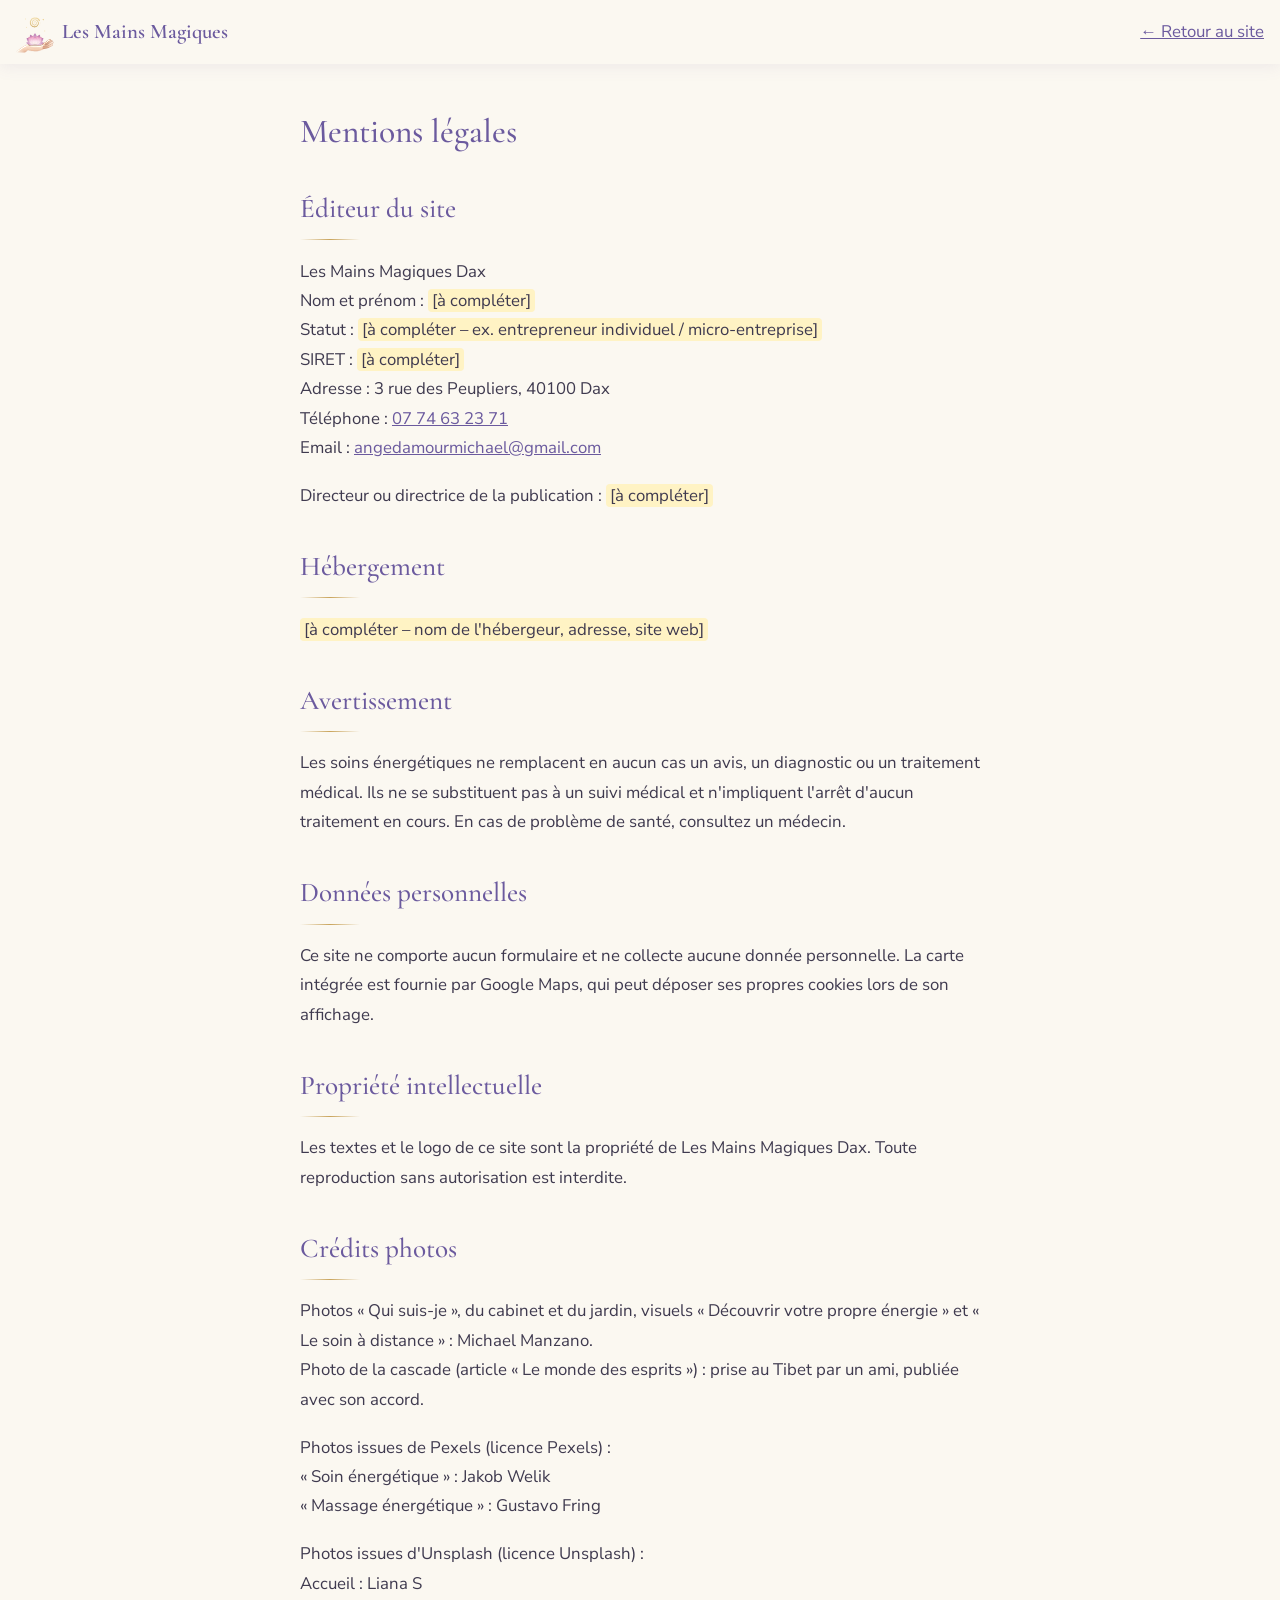
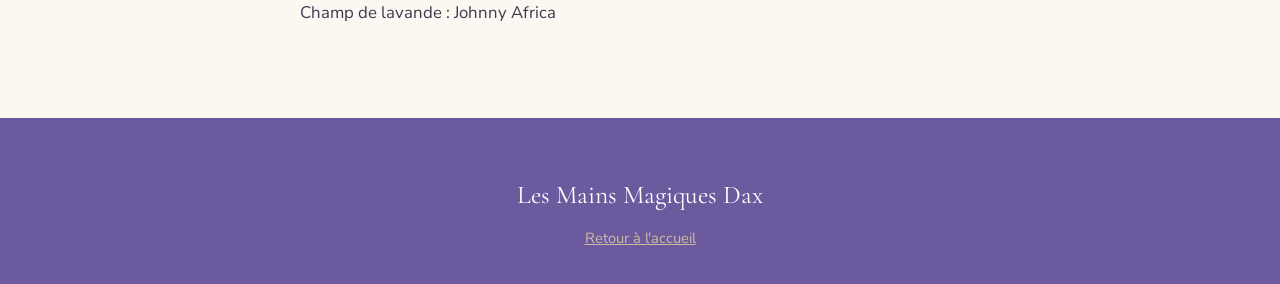
<file: mentions-legales.html>
<!DOCTYPE html>
<html lang="fr">
<head>
  <meta charset="UTF-8">
  <meta name="viewport" content="width=device-width, initial-scale=1">
  <title>Mentions légales – Les Mains Magiques Dax</title>
  <meta name="description" content="Mentions légales du site Les Mains Magiques Dax : éditeur, hébergement, données personnelles et crédits photos.">
  <meta name="robots" content="noindex, follow">
  <link rel="icon" href="images/logo.svg" type="image/svg+xml">
  <link rel="preconnect" href="https://fonts.googleapis.com">
  <link rel="preconnect" href="https://fonts.gstatic.com" crossorigin>
  <link href="https://fonts.googleapis.com/css2?family=Cormorant+Garamond:wght@500;600&family=Nunito+Sans:wght@400;600&display=swap" rel="stylesheet">
  <link rel="stylesheet" href="css/style.css">
</head>
<body>

  <header class="entete defile">
    <a href="index.html" class="entete__marque">
      <img src="images/logo.svg" alt="" width="38" height="42">
      <span>Les Mains Magiques</span>
    </a>
    <a href="index.html">← Retour au site</a>
  </header>

  <main class="page-simple">
    <div class="conteneur conteneur--etroit">
      <h1>Mentions légales</h1>

      <!-- ✏️ Remplacer chaque [à compléter] par vos informations -->
      <h2>Éditeur du site</h2>
      <p>
        Les Mains Magiques Dax<br>
        Nom et prénom : <span class="a-completer">[à compléter]</span><br>
        Statut : <span class="a-completer">[à compléter – ex. entrepreneur individuel / micro-entreprise]</span><br>
        SIRET : <span class="a-completer">[à compléter]</span><br>
        Adresse : 3 rue des Peupliers, 40100 Dax<br>
        Téléphone : <a href="tel:+33774632371">07 74 63 23 71</a><br>
        Email : <a href="mailto:angedamourmichael@gmail.com">angedamourmichael@gmail.com</a>
      </p>
      <p>Directeur ou directrice de la publication : <span class="a-completer">[à compléter]</span></p>

      <!-- ✏️ HÉBERGEUR : indiquer celui choisi (Netlify ou GitHub Pages)
           avec son adresse, à vérifier sur le site de l'hébergeur. -->
      <h2>Hébergement</h2>
      <p>
        <span class="a-completer">[à compléter – nom de l'hébergeur, adresse, site web]</span>
      </p>

      <h2>Avertissement</h2>
      <p>Les soins énergétiques ne remplacent en aucun cas un avis, un diagnostic ou un
         traitement médical. Ils ne se substituent pas à un suivi médical et n'impliquent
         l'arrêt d'aucun traitement en cours. En cas de problème de santé, consultez un
         médecin.</p>

      <h2>Données personnelles</h2>
      <p>Ce site ne comporte aucun formulaire et ne collecte aucune donnée personnelle.
         La carte intégrée est fournie par Google Maps, qui peut déposer ses propres
         cookies lors de son affichage.</p>

      <h2>Propriété intellectuelle</h2>
      <p>Les textes et le logo de ce site sont la propriété de Les Mains Magiques Dax.
         Toute reproduction sans autorisation est interdite.</p>

      <!-- ✏️ Si vous remplacez une photo par la vôtre, retirer sa ligne ici -->
      <h2>Crédits photos</h2>
      <p>Photos « Qui suis-je », du cabinet et du jardin, visuels « Découvrir votre propre énergie » et « Le soin à distance »&nbsp;: Michael Manzano.<br>
         Photo de la cascade (article « Le monde des esprits »)&nbsp;: prise au Tibet par un ami, publiée avec son accord.</p>
      <p>Photos issues de Pexels (licence Pexels)&nbsp;:<br>
         « Soin énergétique » : Jakob Welik<br>
         « Massage énergétique » : Gustavo Fring</p>
      <p>Photos issues d'Unsplash (licence Unsplash)&nbsp;:<br>
         Accueil : Liana S<br>
         Champ de lavande : Johnny Africa</p>
    </div>
  </main>

  <footer class="pied">
    <p class="pied__nom">Les Mains Magiques Dax</p>
    <p class="pied__liens"><a href="index.html">Retour à l'accueil</a></p>
  </footer>

</body>
</html>
</file>
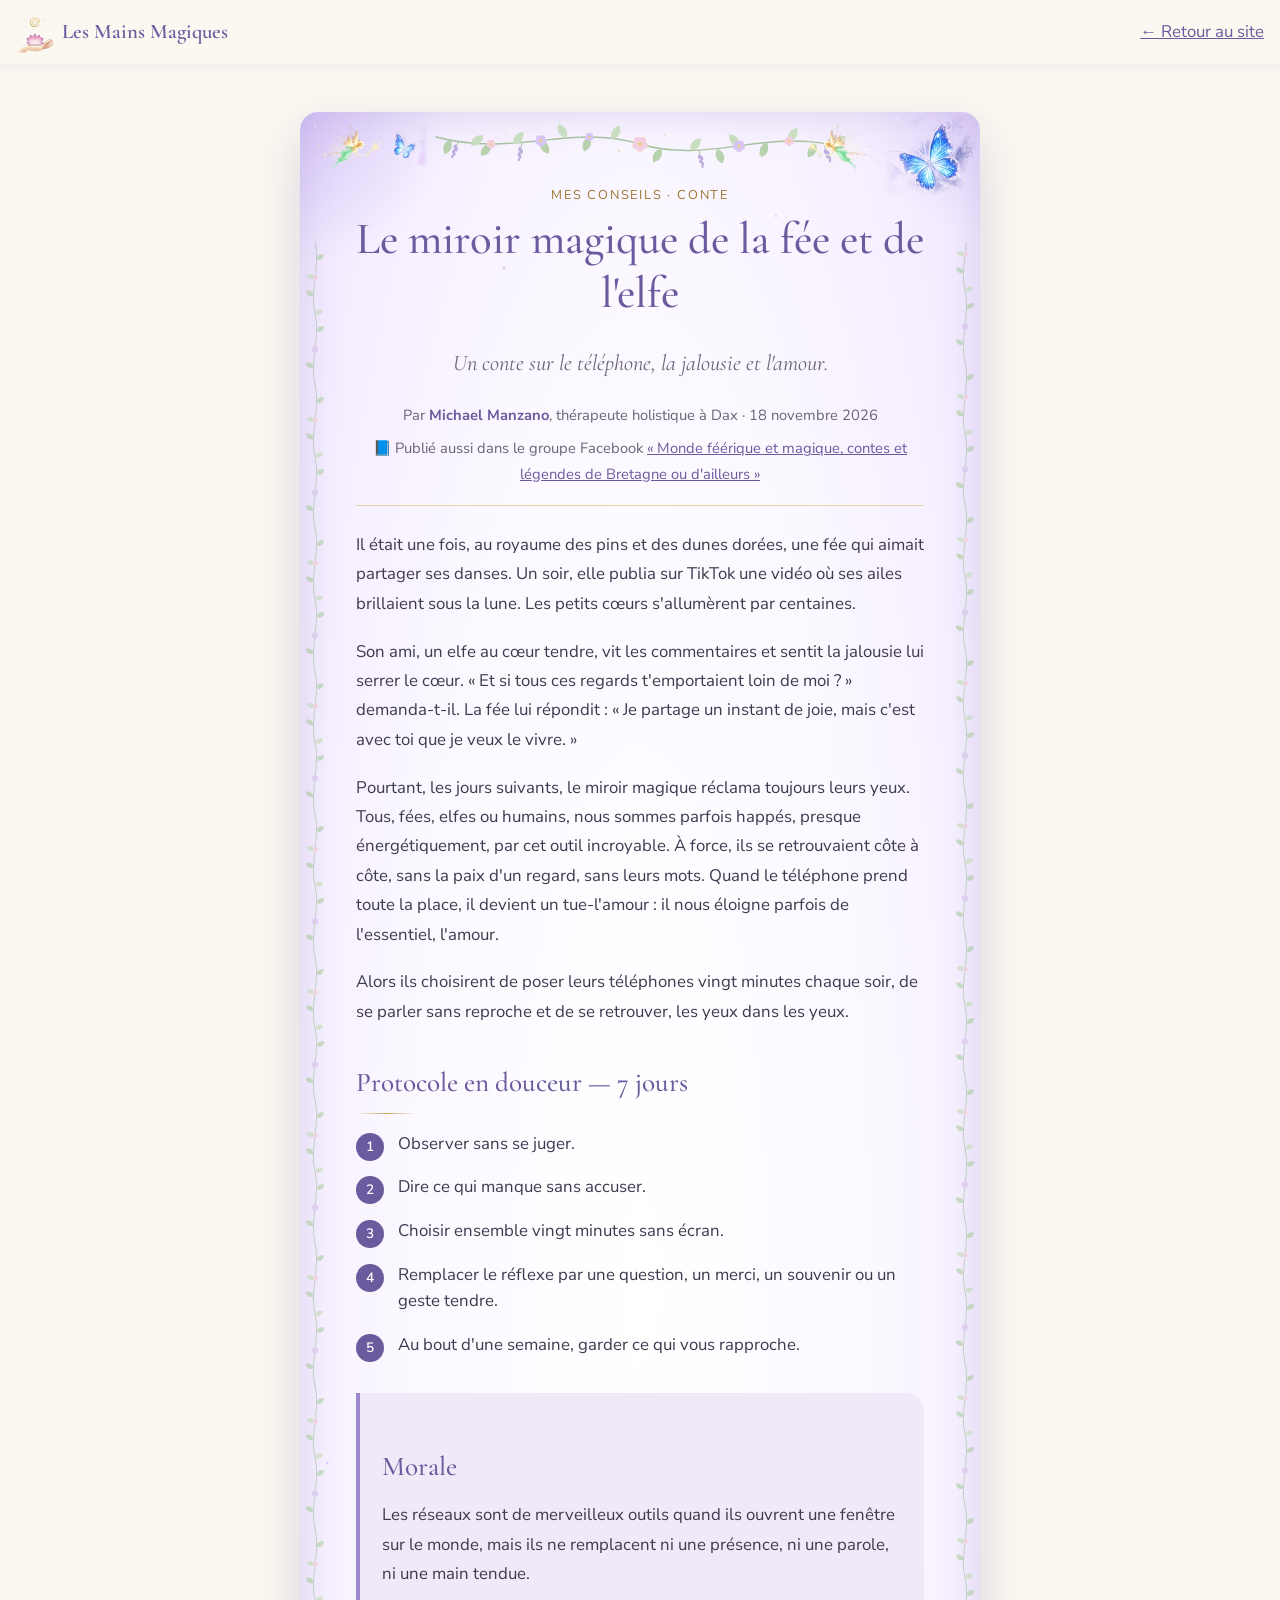
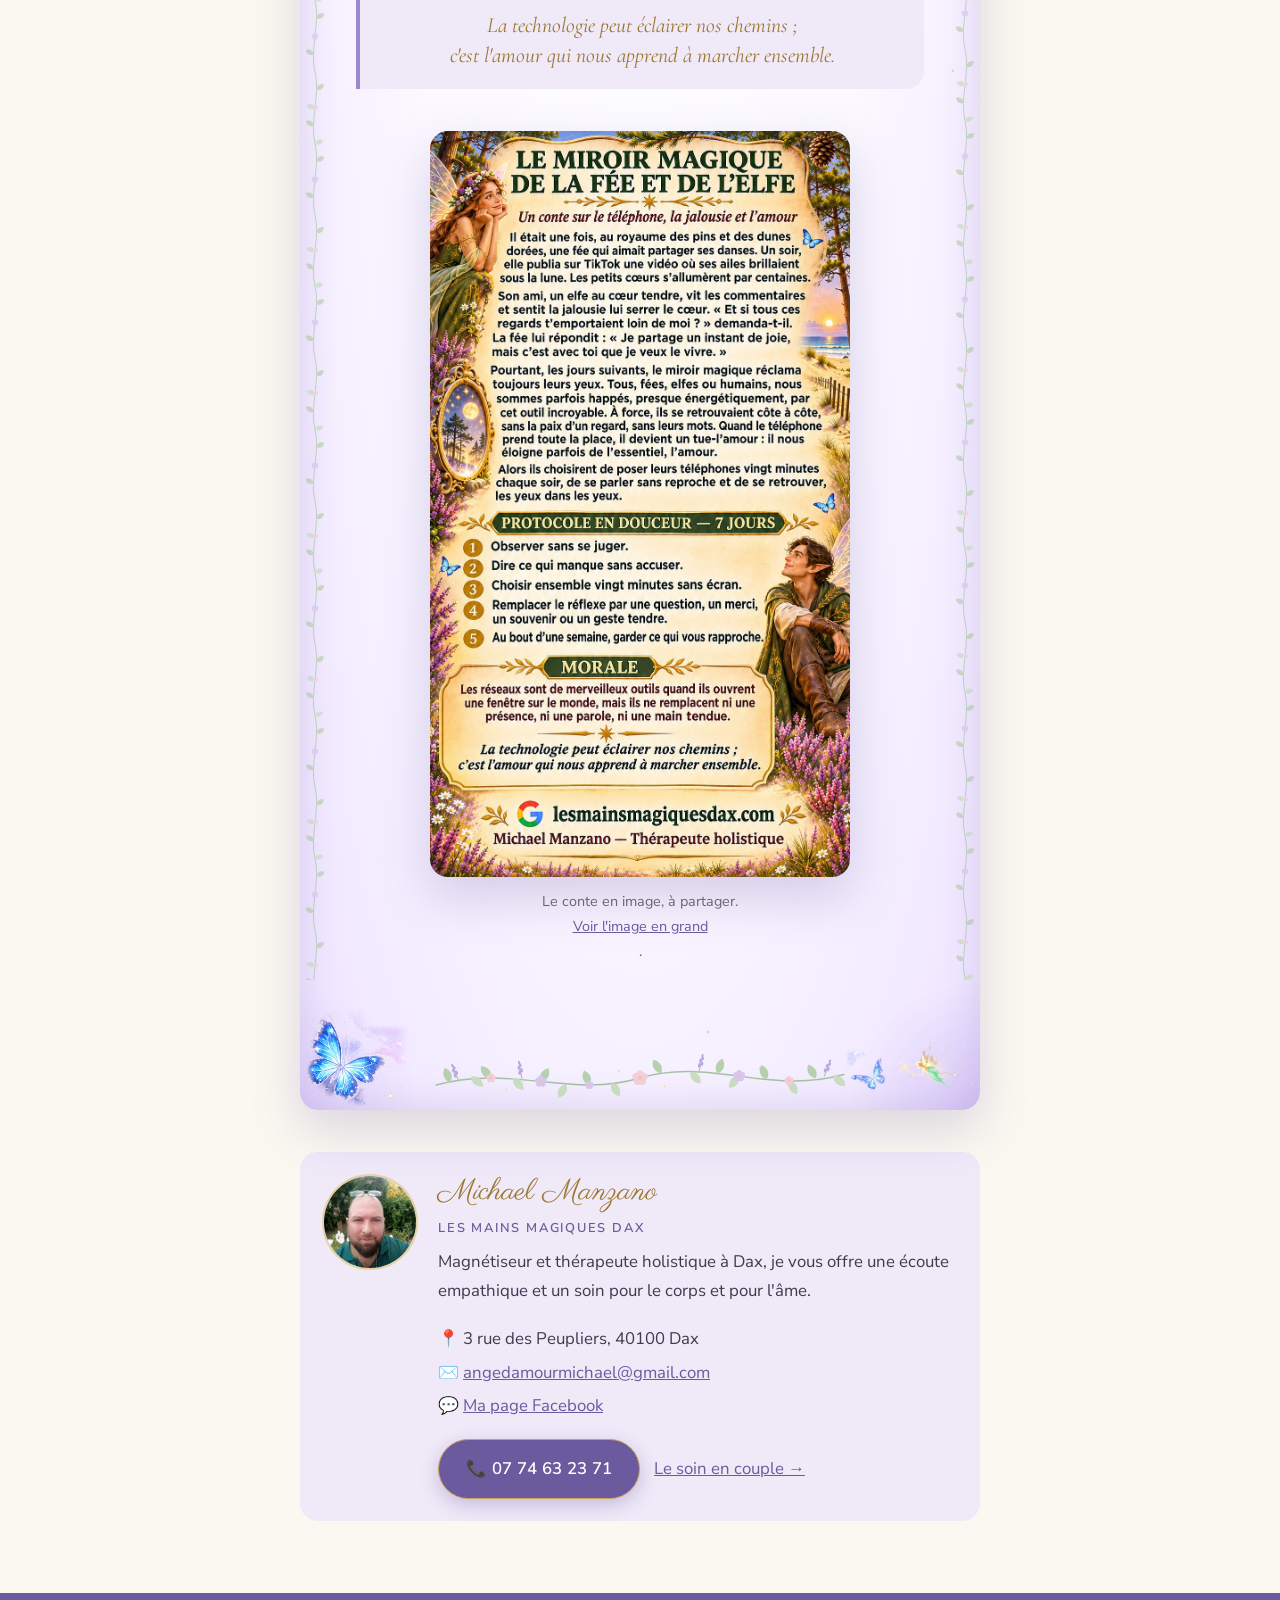
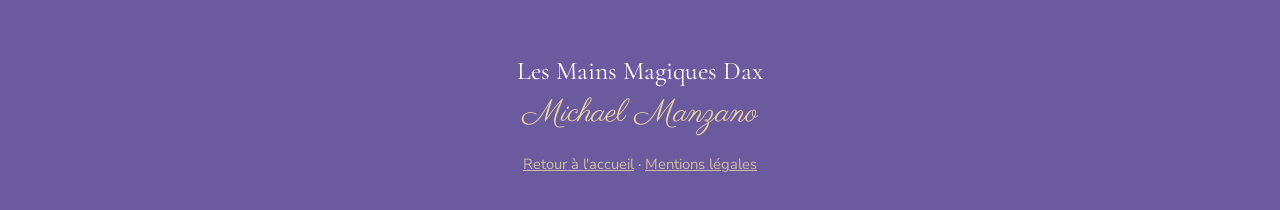
<file: miroir-magique.html>
<!DOCTYPE html>
<html lang="fr">
<head>
  <meta charset="UTF-8">
  <meta name="viewport" content="width=device-width, initial-scale=1">

  <!-- RÉFÉRENCEMENT (SEO) du conte -->
  <title>Le miroir magique de la fée et de l'elfe : un conte sur le téléphone, la jalousie et l'amour | Les Mains Magiques</title>
  <meta name="description" content="Un conte de Michael Manzano sur le téléphone, la jalousie et l'amour dans le couple, avec un protocole en douceur sur 7 jours pour se retrouver, les yeux dans les yeux.">
  <meta name="robots" content="index, follow, max-image-preview:large">
  <link rel="canonical" href="https://lesmainsmagiquesdax.com/miroir-magique.html">
  <meta name="theme-color" content="#9b87c9">

  <!-- Aperçu lors d'un partage sur Facebook, WhatsApp… -->
  <meta property="og:site_name" content="Les Mains Magiques Dax">
  <meta property="og:type" content="article">
  <meta property="og:title" content="Le miroir magique de la fée et de l'elfe">
  <meta property="og:description" content="Un conte sur le téléphone, la jalousie et l'amour, avec un protocole en douceur sur 7 jours.">
  <meta property="og:url" content="https://lesmainsmagiquesdax.com/miroir-magique.html">
  <meta property="og:image" content="https://lesmainsmagiquesdax.com/images/miroir-magique.jpg">
  <meta property="og:image:width" content="941">
  <meta property="og:image:height" content="1672">
  <meta property="og:locale" content="fr_FR">
  <meta name="twitter:card" content="summary_large_image">

  <link rel="icon" href="images/logo.svg" type="image/svg+xml">
  <link rel="preconnect" href="https://fonts.googleapis.com">
  <link rel="preconnect" href="https://fonts.gstatic.com" crossorigin>
  <link href="https://fonts.googleapis.com/css2?family=Cormorant+Garamond:ital,wght@0,400;0,500;0,600;1,400&family=Nunito+Sans:wght@300;400;600&family=Parisienne&display=swap" rel="stylesheet">
  <link rel="stylesheet" href="css/style.css">

  <!-- Données structurées : c'est un conte écrit par Michael Manzano -->
  <script type="application/ld+json">
  {
    "@context": "https://schema.org",
    "@type": "Article",
    "headline": "Le miroir magique de la fée et de l'elfe",
    "alternativeHeadline": "Un conte sur le téléphone, la jalousie et l'amour",
    "description": "Un conte sur le téléphone, la jalousie et l'amour dans le couple, avec un protocole en douceur sur 7 jours.",
    "image": "https://lesmainsmagiquesdax.com/images/miroir-magique.jpg",
    "datePublished": "2026-11-18",
    "dateModified": "2026-11-18",
    "inLanguage": "fr-FR",
    "mainEntityOfPage": "https://lesmainsmagiquesdax.com/miroir-magique.html",
    "author": {
      "@type": "Person",
      "name": "Michael Manzano",
      "jobTitle": "Magnétiseur et thérapeute holistique",
      "url": "https://lesmainsmagiquesdax.com/",
      "sameAs": ["https://www.facebook.com/share/19wVv1EwdJ/"]
    },
    "isPartOf": { "@id": "https://lesmainsmagiquesdax.com/#site" },
    "publisher": {
      "@type": "Organization",
      "@id": "https://lesmainsmagiquesdax.com/#entreprise",
      "name": "Les Mains Magiques Dax",
      "url": "https://lesmainsmagiquesdax.com/",
      "sameAs": ["https://www.facebook.com/share/19wVv1EwdJ/"],
      "logo": { "@type": "ImageObject", "url": "https://lesmainsmagiquesdax.com/images/logo.svg" }
    }
  }
  </script>
</head>
<body>

  <header class="entete defile">
    <a href="index.html" class="entete__marque">
      <img src="images/logo.svg" alt="" width="38" height="42">
      <span>Les Mains Magiques</span>
    </a>
    <a href="index.html">← Retour au site</a>
  </header>

  <main class="page-simple">
    <article class="conteneur conteneur--etroit article">

      <!-- Cadre lumineux : fées et papillons bleus (animés par js/main.js) + feuillage et fleurs légers -->
      <div class="encadre encadre--papillons article-cadre cadre-nature">
      <div class="nature-cotes" aria-hidden="true"></div>

      <p class="article__rubrique">Mes conseils · Conte</p>
      <h1>Le miroir magique de la fée et de l'elfe</h1>
      <p class="article__chapeau">Un conte sur le téléphone, la jalousie et l'amour.</p>
      <p class="article__auteur">Par <strong>Michael Manzano</strong>, thérapeute holistique à Dax ·
        <time datetime="2026-11-18">18 novembre 2026</time>
        <!-- Publication du conte dans le groupe Facebook (lien sans les paramètres de suivi) -->
        <span class="article__publie">📘 Publié aussi dans le groupe Facebook
          <a href="https://www.facebook.com/photo/?fbid=2695275954260926&amp;set=gm.4039500496187071&amp;idorvanity=581081145362374" target="_blank" rel="noopener">«&nbsp;Monde féérique et magique, contes et légendes de Bretagne ou d'ailleurs&nbsp;»</a></span></p>

      <!-- ✏️ Le conte (même texte que sur l'image) -->
      <div class="conte">
        <p>Il était une fois, au royaume des pins et des dunes dorées, une fée qui aimait partager ses danses.
           Un soir, elle publia sur TikTok une vidéo où ses ailes brillaient sous la lune. Les petits cœurs
           s'allumèrent par centaines.</p>
        <p>Son ami, un elfe au cœur tendre, vit les commentaires et sentit la jalousie lui serrer le cœur.
           «&nbsp;Et si tous ces regards t'emportaient loin de moi&nbsp;?&nbsp;» demanda-t-il. La fée lui
           répondit&nbsp;: «&nbsp;Je partage un instant de joie, mais c'est avec toi que je veux le vivre.&nbsp;»</p>
        <p>Pourtant, les jours suivants, le miroir magique réclama toujours leurs yeux. Tous, fées, elfes ou
           humains, nous sommes parfois happés, presque énergétiquement, par cet outil incroyable. À force, ils
           se retrouvaient côte à côte, sans la paix d'un regard, sans leurs mots. Quand le téléphone prend
           toute la place, il devient un tue-l'amour&nbsp;: il nous éloigne parfois de l'essentiel, l'amour.</p>
        <p>Alors ils choisirent de poser leurs téléphones vingt minutes chaque soir, de se parler sans reproche
           et de se retrouver, les yeux dans les yeux.</p>
      </div>

      <h2>Protocole en douceur —&nbsp;7&nbsp;jours</h2>
      <ol class="points">
        <li><p>Observer sans se juger.</p></li>
        <li><p>Dire ce qui manque sans accuser.</p></li>
        <li><p>Choisir ensemble vingt minutes sans écran.</p></li>
        <li><p>Remplacer le réflexe par une question, un merci, un souvenir ou un geste tendre.</p></li>
        <li><p>Au bout d'une semaine, garder ce qui vous rapproche.</p></li>
      </ol>

      <div class="a-retenir">
        <h2>Morale</h2>
        <p>Les réseaux sont de merveilleux outils quand ils ouvrent une fenêtre sur le monde, mais ils ne
           remplacent ni une présence, ni une parole, ni une main tendue.</p>
        <p class="conte__morale">La technologie peut éclairer nos chemins&nbsp;;<br>
           c'est l'amour qui nous apprend à marcher ensemble.</p>
      </div>

      <figure class="article__visuel">
        <a href="images/miroir-magique.jpg">
          <img src="images/miroir-magique.jpg" width="941" height="1672" loading="lazy"
               alt="Affiche « Le miroir magique de la fée et de l'elfe » : une fée et un elfe dans une forêt de pins près des dunes, un miroir magique, le conte, le protocole en 7 jours et la morale">
        </a>
        <figcaption>Le conte en image, à partager. <a href="images/miroir-magique.jpg">Voir l'image en grand</a>.</figcaption>
      </figure>
      </div>

      <!-- Encadré auteur + prise de rendez-vous -->
      <aside class="auteur">
        <img class="auteur__photo" src="images/michael-manzano.jpg" width="1080" height="1440" alt="Portrait de Michael Manzano" loading="lazy">
        <div>
          <p class="auteur__nom">Michael Manzano</p>
          <p class="auteur__marque">Les Mains Magiques Dax</p>
          <p>Magnétiseur et thérapeute holistique à Dax, je vous offre une écoute empathique et
             un soin pour le corps et pour l'âme.</p>
          <ul class="auteur__coord">
            <li><span aria-hidden="true">📍</span> 3 rue des Peupliers, 40100 Dax</li>
            <li><span aria-hidden="true">✉️</span> <a href="mailto:angedamourmichael@gmail.com">angedamourmichael@<wbr>gmail.com</a></li>
            <li><span aria-hidden="true">💬</span> <a href="https://www.facebook.com/share/19wVv1EwdJ/" target="_blank" rel="noopener">Ma page Facebook</a></li>
          </ul>
          <p class="auteur__actions">
            <a href="tel:+33774632371" class="bouton">📞 07 74 63 23 71</a>
            <a href="index.html#soin-couple">Le soin en couple →</a>
          </p>
        </div>
      </aside>

    </article>
  </main>

  <footer class="pied">
    <p class="pied__nom">Les Mains Magiques Dax</p>
    <p class="pied__signature">Michael Manzano</p>
    <p class="pied__liens"><a href="index.html">Retour à l'accueil</a> · <a href="mentions-legales.html">Mentions légales</a></p>
  </footer>

  <script src="js/main.js"></script>
</body>
</html>
</file>
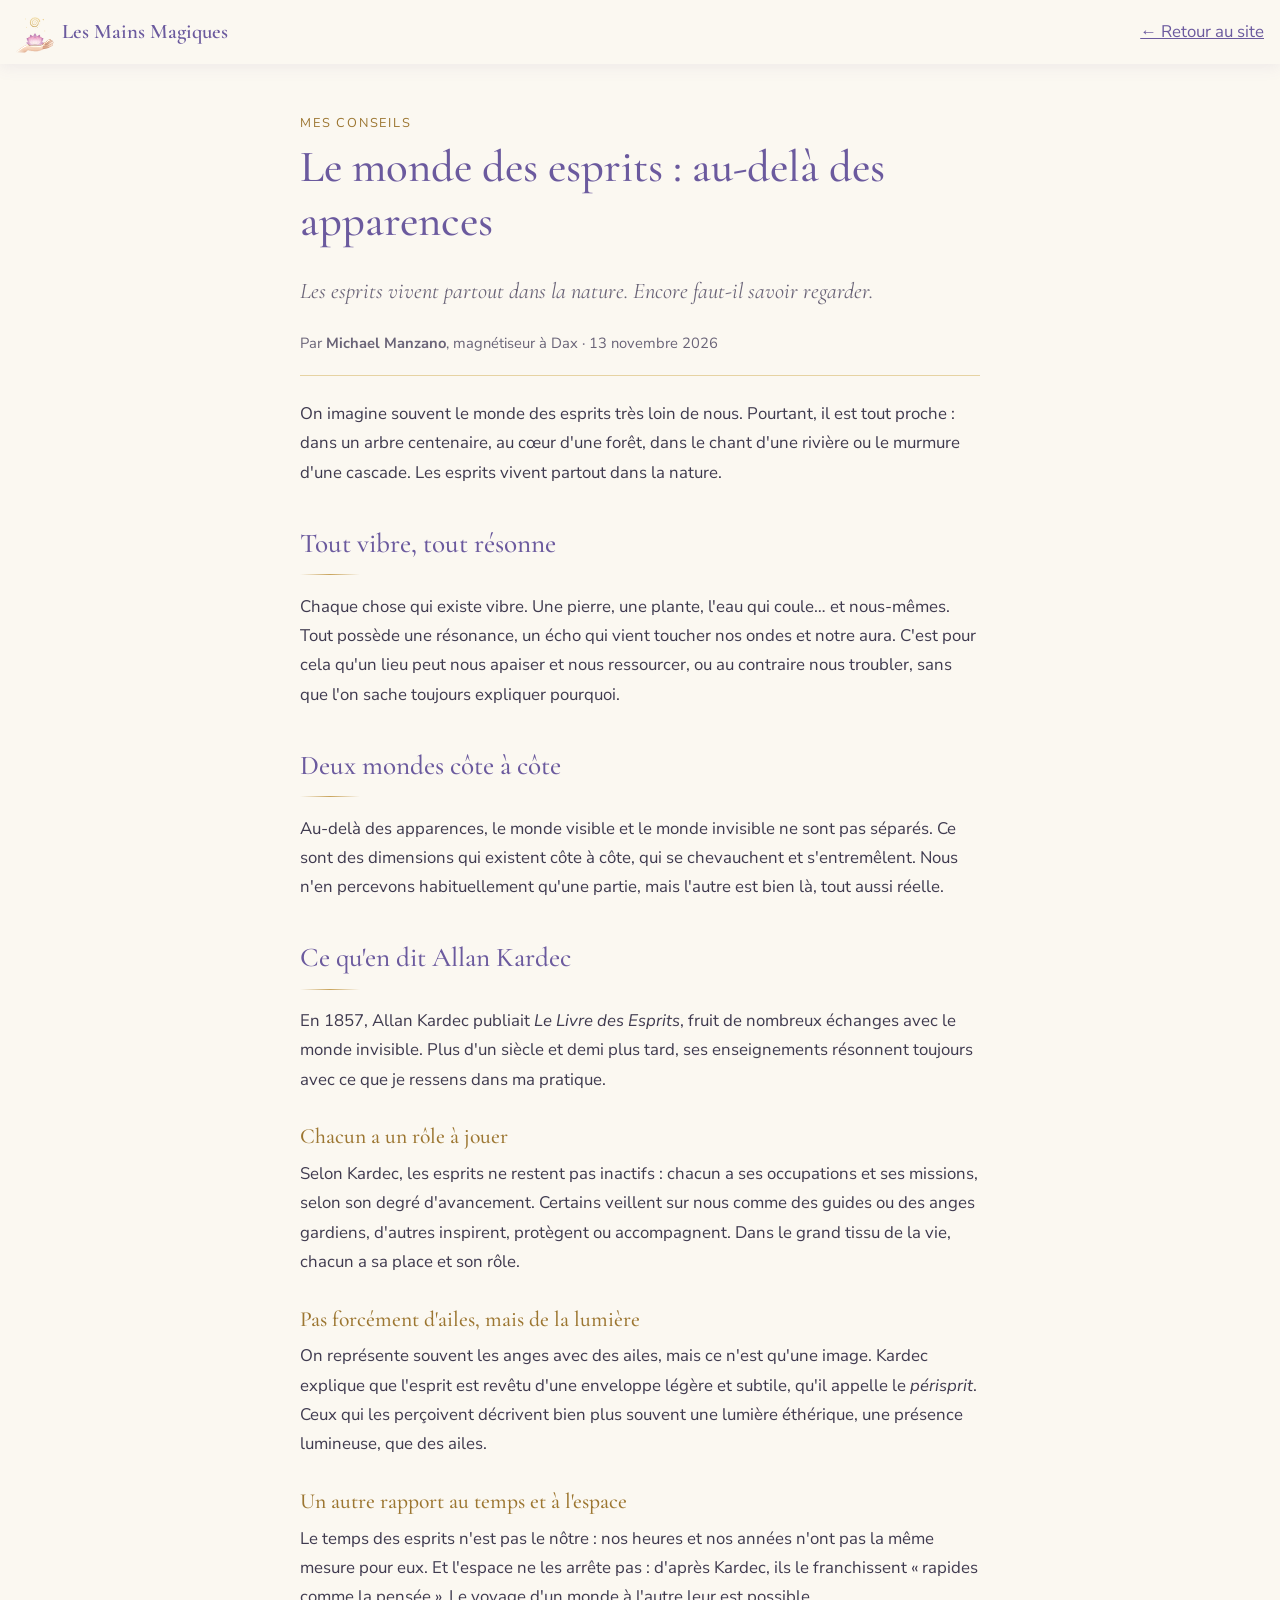
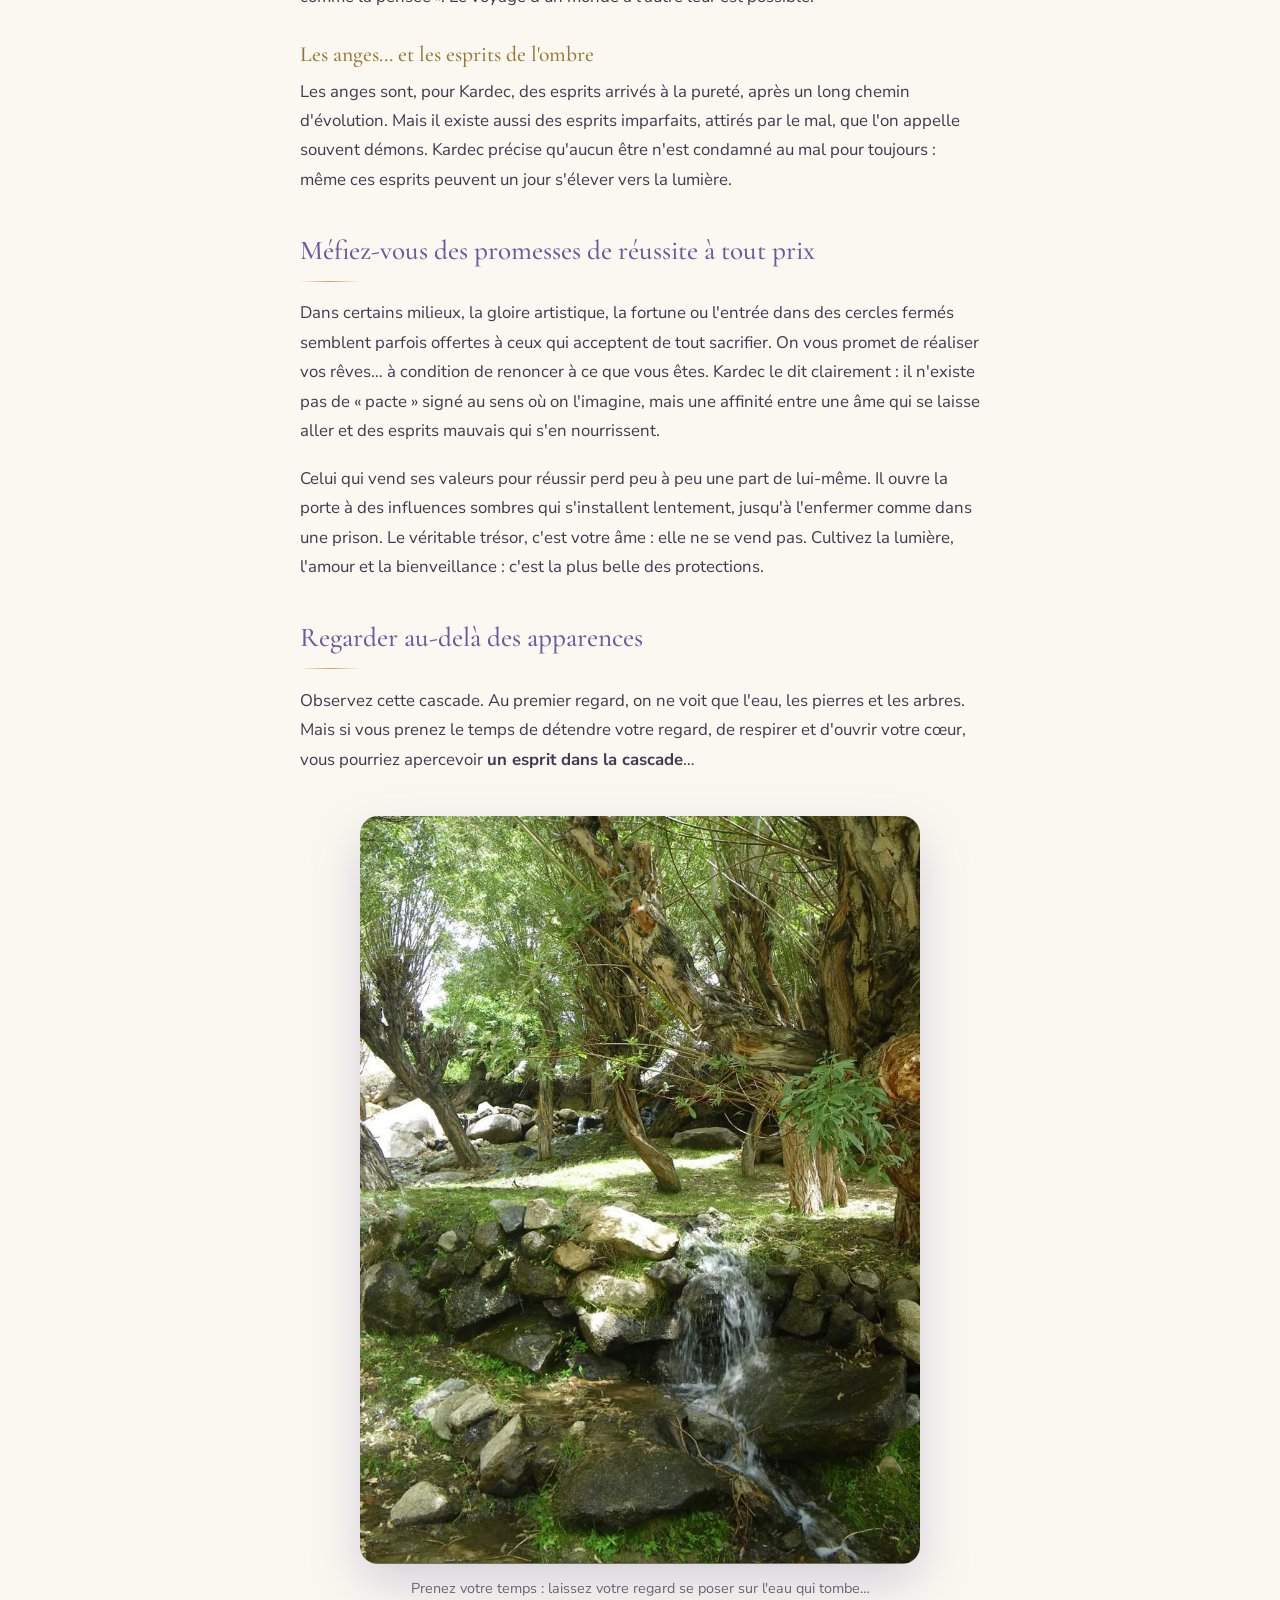
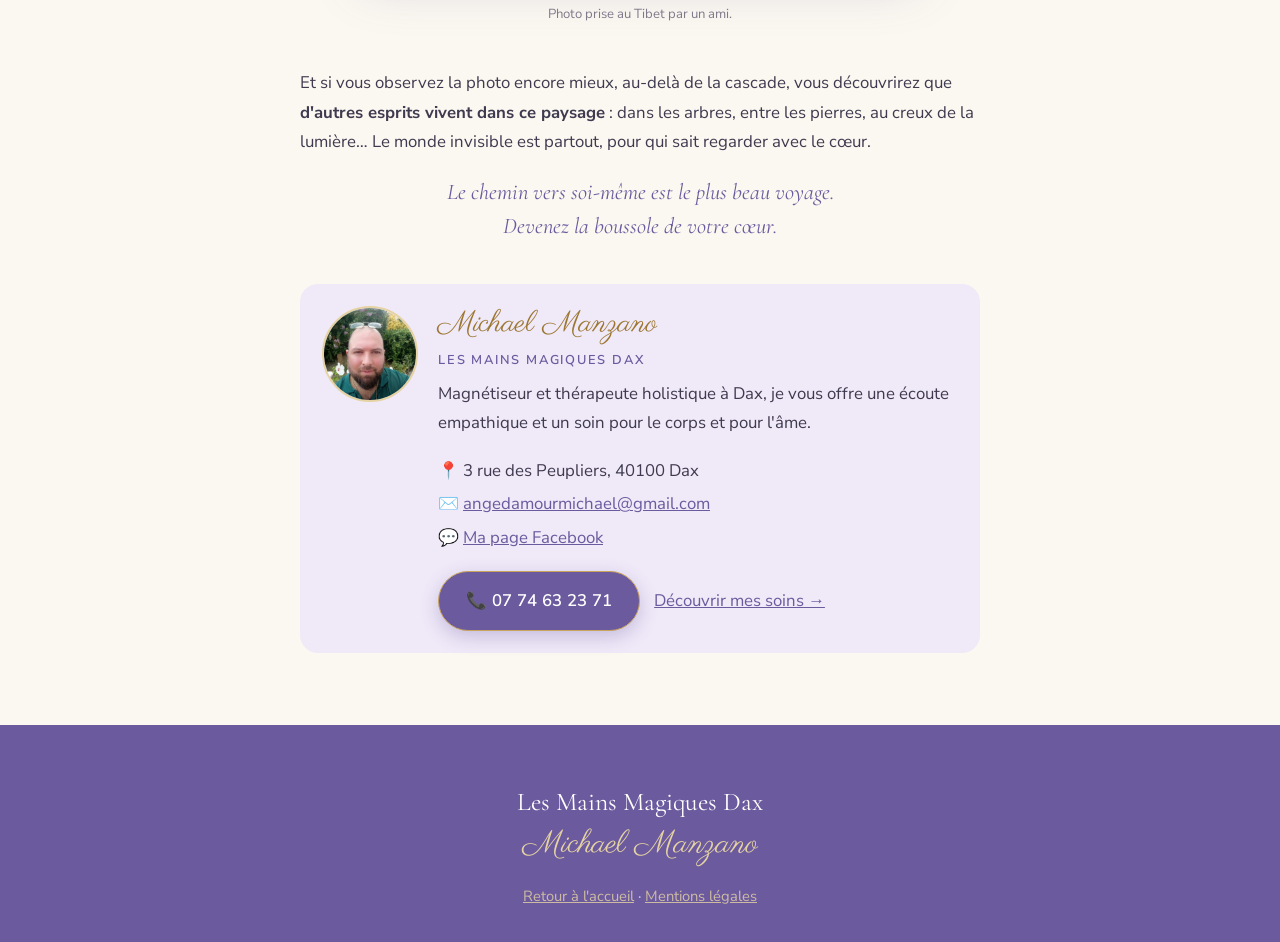
<file: monde-des-esprits.html>
<!DOCTYPE html>
<html lang="fr">
<head>
  <meta charset="UTF-8">
  <meta name="viewport" content="width=device-width, initial-scale=1">
  <title>Le monde des esprits : au-delà des apparences | Les Mains Magiques</title>
  <meta name="description" content="Les esprits vivent partout dans la nature. Tout vibre, tout résonne jusqu'à notre aura : le visible et l'invisible se côtoient. Par Michael Manzano, magnétiseur à Dax.">
  <meta name="robots" content="index, follow, max-image-preview:large">
  <link rel="canonical" href="https://lesmainsmagiquesdax.com/monde-des-esprits.html">
  <meta name="theme-color" content="#9b87c9">
  <meta property="og:site_name" content="Les Mains Magiques Dax">
  <meta property="og:type" content="article">
  <meta property="og:title" content="Le monde des esprits : au-delà des apparences">
  <meta property="og:description" content="Les esprits vivent partout dans la nature. Saurez-vous voir l'esprit caché dans la cascade ?">
  <meta property="og:url" content="https://lesmainsmagiquesdax.com/monde-des-esprits.html">
  <meta property="og:image" content="https://lesmainsmagiquesdax.com/images/esprit-cascade.jpg">
  <meta property="og:locale" content="fr_FR">
  <meta name="twitter:card" content="summary_large_image">
  <link rel="icon" href="images/logo.svg" type="image/svg+xml">
  <link rel="preconnect" href="https://fonts.googleapis.com">
  <link rel="preconnect" href="https://fonts.gstatic.com" crossorigin>
  <link href="https://fonts.googleapis.com/css2?family=Cormorant+Garamond:ital,wght@0,400;0,500;0,600;1,400&family=Nunito+Sans:wght@300;400;600&family=Parisienne&display=swap" rel="stylesheet">
  <link rel="stylesheet" href="css/style.css">
  <script type="application/ld+json">
  {
    "@context": "https://schema.org",
    "@type": "Article",
    "headline": "Le monde des esprits : au-delà des apparences",
    "description": "Les esprits vivent partout dans la nature. Tout vibre, tout résonne jusqu'à notre aura : le visible et l'invisible se côtoient.",
    "image": "https://lesmainsmagiquesdax.com/images/esprit-cascade.jpg",
    "datePublished": "2026-11-13",
    "dateModified": "2026-11-13",
    "inLanguage": "fr-FR",
    "mainEntityOfPage": "https://lesmainsmagiquesdax.com/monde-des-esprits.html",
    "isPartOf": { "@id": "https://lesmainsmagiquesdax.com/#site" },
    "author": { "@type": "Person", "name": "Michael Manzano", "jobTitle": "Magnétiseur et thérapeute holistique", "url": "https://lesmainsmagiquesdax.com/", "sameAs": ["https://www.facebook.com/share/19wVv1EwdJ/"] },
    "publisher": { "@type": "Organization", "@id": "https://lesmainsmagiquesdax.com/#entreprise", "name": "Les Mains Magiques Dax", "url": "https://lesmainsmagiquesdax.com/", "logo": { "@type": "ImageObject", "url": "https://lesmainsmagiquesdax.com/images/logo.svg" } }
  }
  </script>
</head>
<body>

  <header class="entete defile">
    <a href="index.html" class="entete__marque">
      <img src="images/logo.svg" alt="" width="38" height="42">
      <span>Les Mains Magiques</span>
    </a>
    <a href="index.html">← Retour au site</a>
  </header>

  <main class="page-simple">
    <article class="conteneur conteneur--etroit article">
      <p class="article__rubrique">Mes conseils</p>
      <h1>Le monde des esprits&nbsp;: au-delà des apparences</h1>
      <p class="article__chapeau">Les esprits vivent partout dans la nature. Encore faut-il savoir regarder.</p>
      <p class="article__auteur">Par <strong>Michael Manzano</strong>, magnétiseur à Dax ·
        <time datetime="2026-11-13">13 novembre 2026</time></p>

      <!-- ✏️ Texte écrit ensemble : à relire et adapter librement -->
      <p>On imagine souvent le monde des esprits très loin de nous. Pourtant, il est tout proche&nbsp;:
         dans un arbre centenaire, au cœur d'une forêt, dans le chant d'une rivière ou le murmure d'une
         cascade. Les esprits vivent partout dans la nature.</p>

      <h2>Tout vibre, tout résonne</h2>
      <p>Chaque chose qui existe vibre. Une pierre, une plante, l'eau qui coule… et nous-mêmes. Tout possède
         une résonance, un écho qui vient toucher nos ondes et notre aura. C'est pour cela qu'un lieu peut
         nous apaiser et nous ressourcer, ou au contraire nous troubler, sans que l'on sache toujours
         expliquer pourquoi.</p>

      <h2>Deux mondes côte à côte</h2>
      <p>Au-delà des apparences, le monde visible et le monde invisible ne sont pas séparés. Ce sont des
         dimensions qui existent côte à côte, qui se chevauchent et s'entremêlent. Nous n'en percevons
         habituellement qu'une partie, mais l'autre est bien là, tout aussi réelle.</p>

      <h2>Ce qu'en dit Allan Kardec</h2>
      <p>En 1857, Allan Kardec publiait <em>Le Livre des Esprits</em>, fruit de nombreux échanges avec le monde
         invisible. Plus d'un siècle et demi plus tard, ses enseignements résonnent toujours avec ce que je
         ressens dans ma pratique.</p>

      <h3>Chacun a un rôle à jouer</h3>
      <p>Selon Kardec, les esprits ne restent pas inactifs&nbsp;: chacun a ses occupations et ses missions, selon
         son degré d'avancement. Certains veillent sur nous comme des guides ou des anges gardiens, d'autres
         inspirent, protègent ou accompagnent. Dans le grand tissu de la vie, chacun a sa place et son rôle.</p>

      <h3>Pas forcément d'ailes, mais de la lumière</h3>
      <p>On représente souvent les anges avec des ailes, mais ce n'est qu'une image. Kardec explique que l'esprit
         est revêtu d'une enveloppe légère et subtile, qu'il appelle le <em>périsprit</em>. Ceux qui les perçoivent
         décrivent bien plus souvent une lumière éthérique, une présence lumineuse, que des ailes.</p>

      <h3>Un autre rapport au temps et à l'espace</h3>
      <p>Le temps des esprits n'est pas le nôtre&nbsp;: nos heures et nos années n'ont pas la même mesure pour eux.
         Et l'espace ne les arrête pas&nbsp;: d'après Kardec, ils le franchissent «&nbsp;rapides comme la
         pensée&nbsp;». Le voyage d'un monde à l'autre leur est possible.</p>

      <h3>Les anges… et les esprits de l'ombre</h3>
      <p>Les anges sont, pour Kardec, des esprits arrivés à la pureté, après un long chemin d'évolution. Mais il
         existe aussi des esprits imparfaits, attirés par le mal, que l'on appelle souvent démons. Kardec
         précise qu'aucun être n'est condamné au mal pour toujours&nbsp;: même ces esprits peuvent un jour
         s'élever vers la lumière.</p>

      <h2>Méfiez-vous des promesses de réussite à tout prix</h2>
      <p>Dans certains milieux, la gloire artistique, la fortune ou l'entrée dans des cercles fermés semblent
         parfois offertes à ceux qui acceptent de tout sacrifier. On vous promet de réaliser vos rêves… à
         condition de renoncer à ce que vous êtes. Kardec le dit clairement&nbsp;: il n'existe pas de «&nbsp;pacte&nbsp;»
         signé au sens où on l'imagine, mais une affinité entre une âme qui se laisse aller et des esprits
         mauvais qui s'en nourrissent.</p>
      <p>Celui qui vend ses valeurs pour réussir perd peu à peu une part de lui-même. Il ouvre la porte à des
         influences sombres qui s'installent lentement, jusqu'à l'enfermer comme dans une prison. Le véritable
         trésor, c'est votre âme&nbsp;: elle ne se vend pas. Cultivez la lumière, l'amour et la bienveillance&nbsp;:
         c'est la plus belle des protections.</p>

      <h2>Regarder au-delà des apparences</h2>
      <p>Observez cette cascade. Au premier regard, on ne voit que l'eau, les pierres et les arbres. Mais si
         vous prenez le temps de détendre votre regard, de respirer et d'ouvrir votre cœur, vous pourriez
         apercevoir <strong>un esprit dans la cascade</strong>…</p>

      <figure class="article__visuel article__visuel--large">
        <img src="images/esprit-cascade.jpg" width="900" height="1202" loading="lazy"
             alt="Une petite cascade coule entre des pierres moussues, sous de vieux arbres : saurez-vous y voir un esprit ?">
        <figcaption>Prenez votre temps&nbsp;: laissez votre regard se poser sur l'eau qui tombe…<br>
          <span class="article__credit">Photo prise au Tibet par un ami.</span></figcaption>
      </figure>

      <p>Et si vous observez la photo encore mieux, au-delà de la cascade, vous découvrirez que
         <strong>d'autres esprits vivent dans ce paysage</strong>&nbsp;: dans les arbres, entre les pierres, au
         creux de la lumière… Le monde invisible est partout, pour qui sait regarder avec le cœur.</p>

      <p class="citation">Le chemin vers soi-même est le plus beau voyage.<br>
         Devenez la boussole de votre cœur.</p>

      <aside class="auteur">
        <img class="auteur__photo" src="images/michael-manzano.jpg" width="1080" height="1440" alt="Portrait de Michael Manzano" loading="lazy">
        <div>
          <p class="auteur__nom">Michael Manzano</p>
          <p class="auteur__marque">Les Mains Magiques Dax</p>
          <p>Magnétiseur et thérapeute holistique à Dax, je vous offre une écoute empathique et
             un soin pour le corps et pour l'âme.</p>
          <ul class="auteur__coord">
            <li><span aria-hidden="true">📍</span> 3 rue des Peupliers, 40100 Dax</li>
            <li><span aria-hidden="true">✉️</span> <a href="mailto:angedamourmichael@gmail.com">angedamourmichael@<wbr>gmail.com</a></li>
            <li><span aria-hidden="true">💬</span> <a href="https://www.facebook.com/share/19wVv1EwdJ/" target="_blank" rel="noopener">Ma page Facebook</a></li>
          </ul>
          <p class="auteur__actions">
            <a href="tel:+33774632371" class="bouton">📞 07 74 63 23 71</a>
            <a href="index.html#soins">Découvrir mes soins →</a>
          </p>
        </div>
      </aside>
    </article>
  </main>

  <footer class="pied">
    <p class="pied__nom">Les Mains Magiques Dax</p>
    <p class="pied__signature">Michael Manzano</p>
    <p class="pied__liens"><a href="index.html">Retour à l'accueil</a> · <a href="mentions-legales.html">Mentions légales</a></p>
  </footer>

</body>
</html>
</file>
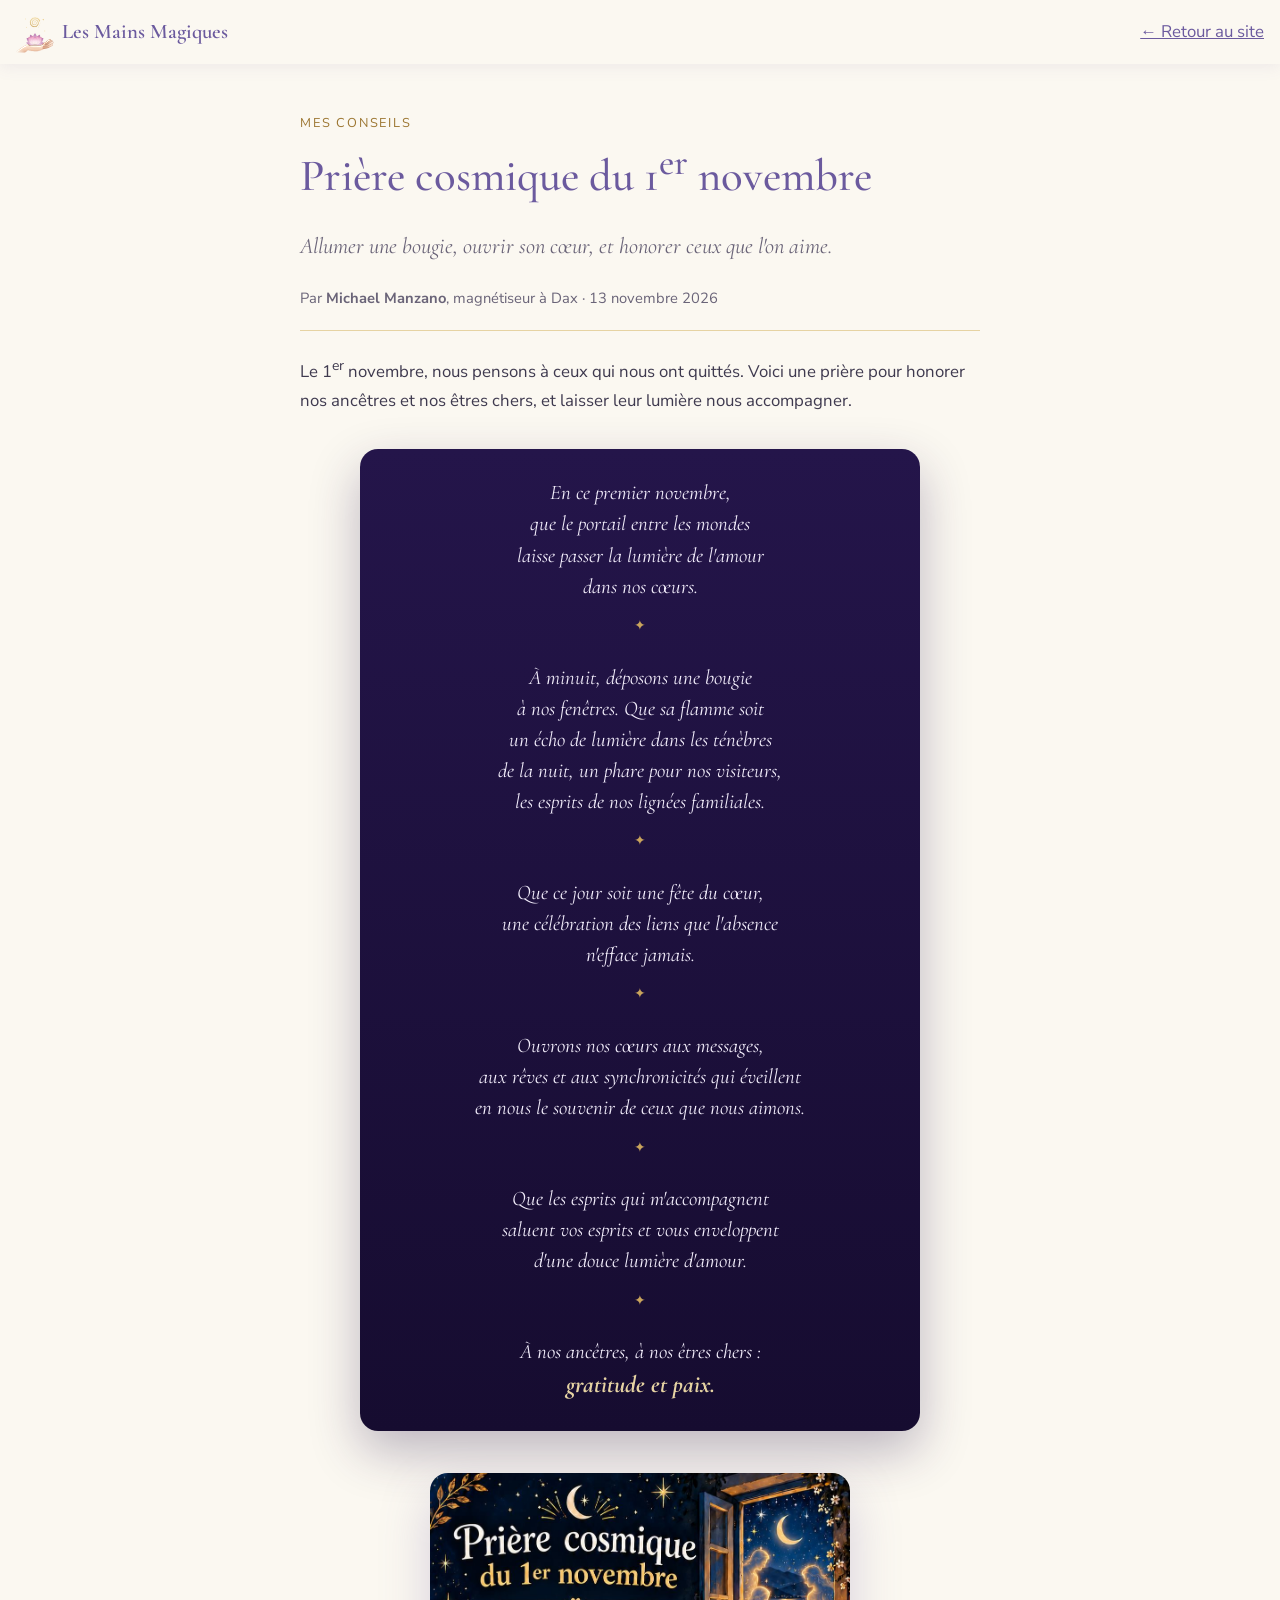
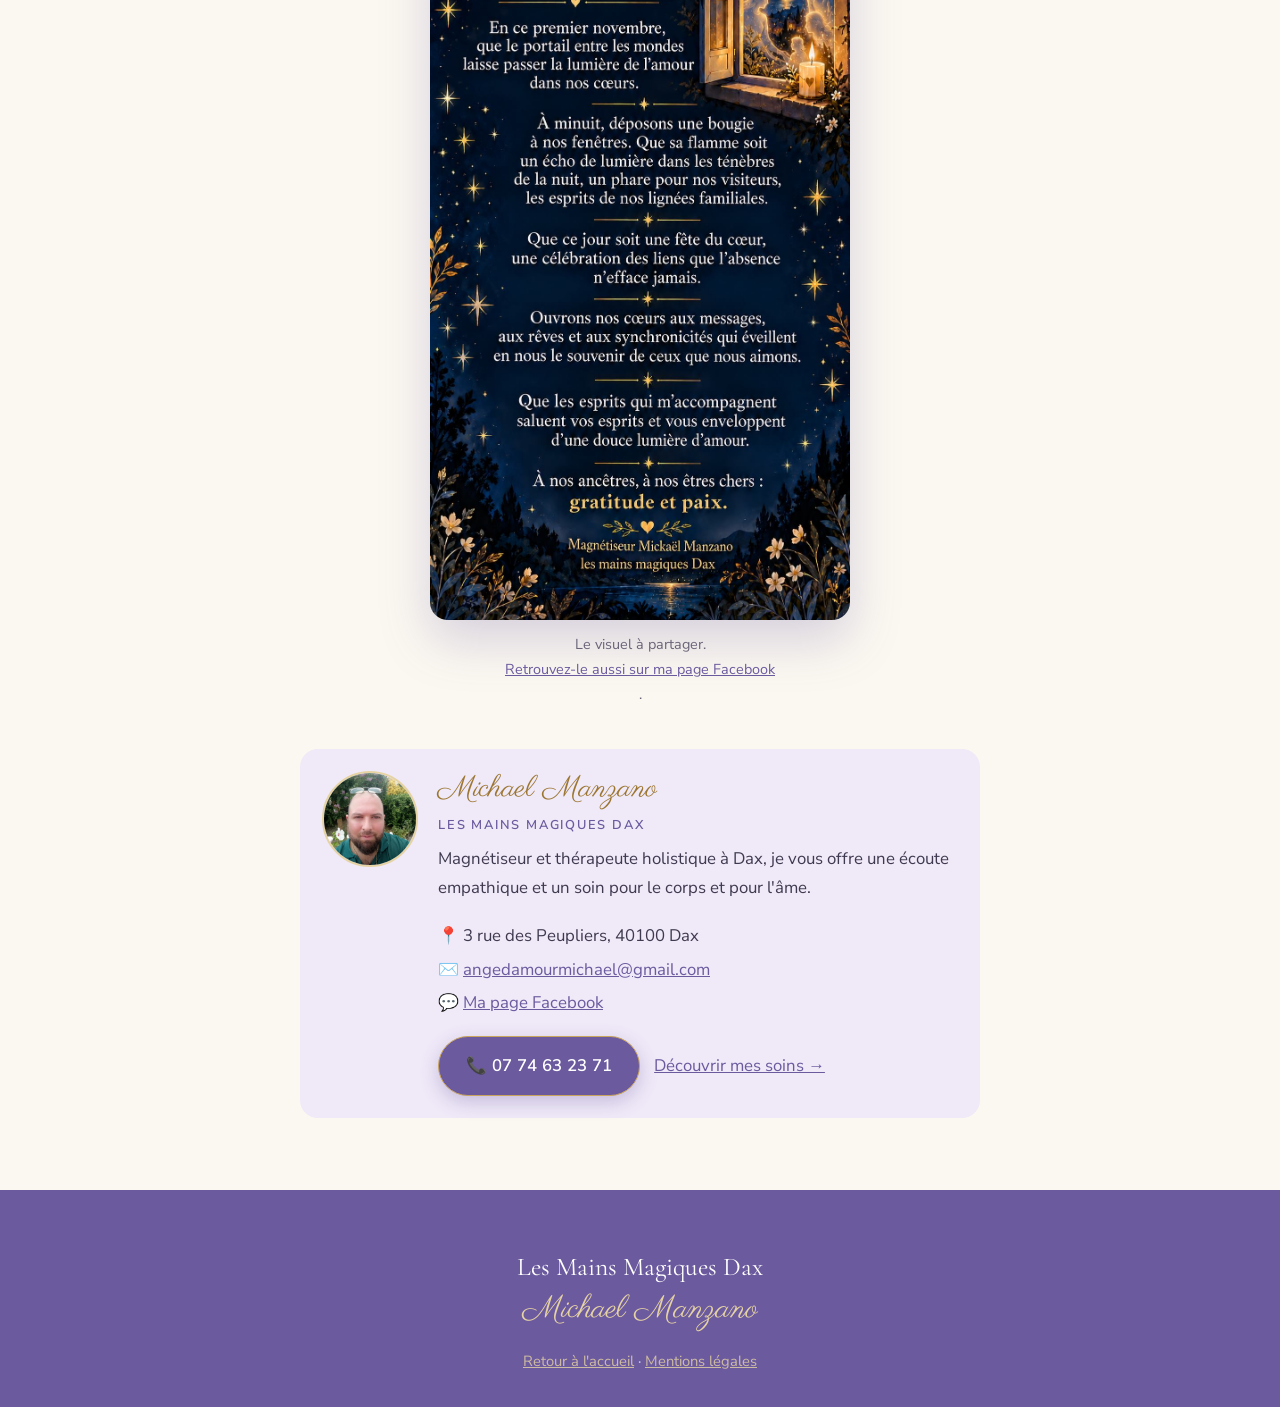
<file: priere-cosmique.html>
<!DOCTYPE html>
<html lang="fr">
<head>
  <meta charset="UTF-8">
  <meta name="viewport" content="width=device-width, initial-scale=1">
  <title>Prière cosmique du 1er novembre | Les Mains Magiques</title>
  <meta name="description" content="Une prière pour la Toussaint : allumer une bougie à sa fenêtre, honorer nos ancêtres et nos êtres chers, et accueillir leur lumière. Par Michael Manzano, magnétiseur à Dax.">
  <meta name="robots" content="index, follow, max-image-preview:large">
  <link rel="canonical" href="https://lesmainsmagiquesdax.com/priere-cosmique.html">
  <meta name="theme-color" content="#9b87c9">
  <meta property="og:site_name" content="Les Mains Magiques Dax">
  <meta property="og:type" content="article">
  <meta property="og:title" content="Prière cosmique du 1er novembre">
  <meta property="og:description" content="Une prière pour honorer nos ancêtres et nos êtres chers, et accueillir leur lumière.">
  <meta property="og:url" content="https://lesmainsmagiquesdax.com/priere-cosmique.html">
  <meta property="og:image" content="https://lesmainsmagiquesdax.com/images/priere-cosmique.jpg">
  <meta property="og:image:width" content="941">
  <meta property="og:image:height" content="1672">
  <meta property="og:locale" content="fr_FR">
  <meta name="twitter:card" content="summary_large_image">
  <link rel="icon" href="images/logo.svg" type="image/svg+xml">
  <link rel="preconnect" href="https://fonts.googleapis.com">
  <link rel="preconnect" href="https://fonts.gstatic.com" crossorigin>
  <link href="https://fonts.googleapis.com/css2?family=Cormorant+Garamond:ital,wght@0,400;0,500;0,600;1,400&family=Nunito+Sans:wght@300;400;600&family=Parisienne&display=swap" rel="stylesheet">
  <link rel="stylesheet" href="css/style.css">
  <script type="application/ld+json">
  {
    "@context": "https://schema.org",
    "@type": "Article",
    "headline": "Prière cosmique du 1er novembre",
    "description": "Une prière pour honorer nos ancêtres et nos êtres chers, et accueillir leur lumière.",
    "image": "https://lesmainsmagiquesdax.com/images/priere-cosmique.jpg",
    "datePublished": "2026-11-13",
    "dateModified": "2026-11-13",
    "inLanguage": "fr-FR",
    "mainEntityOfPage": "https://lesmainsmagiquesdax.com/priere-cosmique.html",
    "isPartOf": { "@id": "https://lesmainsmagiquesdax.com/#site" },
    "author": { "@type": "Person", "name": "Michael Manzano", "jobTitle": "Magnétiseur et thérapeute holistique", "url": "https://lesmainsmagiquesdax.com/", "sameAs": ["https://www.facebook.com/share/19wVv1EwdJ/"] },
    "publisher": { "@type": "Organization", "@id": "https://lesmainsmagiquesdax.com/#entreprise", "name": "Les Mains Magiques Dax", "url": "https://lesmainsmagiquesdax.com/", "logo": { "@type": "ImageObject", "url": "https://lesmainsmagiquesdax.com/images/logo.svg" } }
  }
  </script>
</head>
<body>

  <header class="entete defile">
    <a href="index.html" class="entete__marque">
      <img src="images/logo.svg" alt="" width="38" height="42">
      <span>Les Mains Magiques</span>
    </a>
    <a href="index.html">← Retour au site</a>
  </header>

  <main class="page-simple">
    <article class="conteneur conteneur--etroit article">
      <p class="article__rubrique">Mes conseils</p>
      <h1>Prière cosmique du 1<sup>er</sup> novembre</h1>
      <p class="article__chapeau">Allumer une bougie, ouvrir son cœur, et honorer ceux que l'on aime.</p>
      <p class="article__auteur">Par <strong>Michael Manzano</strong>, magnétiseur à Dax ·
        <time datetime="2026-11-13">13 novembre 2026</time></p>

      <!-- ✏️ Introduction : à relire et adapter librement -->
      <p>Le 1<sup>er</sup> novembre, nous pensons à ceux qui nous ont quittés. Voici une prière pour honorer
         nos ancêtres et nos êtres chers, et laisser leur lumière nous accompagner.</p>

      <div class="priere">
        <p>En ce premier novembre,<br>que le portail entre les mondes<br>laisse passer la lumière de l'amour<br>dans nos cœurs.</p>
        <p>À minuit, déposons une bougie<br>à nos fenêtres. Que sa flamme soit<br>un écho de lumière dans les ténèbres<br>de la nuit, un phare pour nos visiteurs,<br>les esprits de nos lignées familiales.</p>
        <p>Que ce jour soit une fête du cœur,<br>une célébration des liens que l'absence<br>n'efface jamais.</p>
        <p>Ouvrons nos cœurs aux messages,<br>aux rêves et aux synchronicités qui éveillent<br>en nous le souvenir de ceux que nous aimons.</p>
        <p>Que les esprits qui m'accompagnent<br>saluent vos esprits et vous enveloppent<br>d'une douce lumière d'amour.</p>
        <p class="priere__fin">À nos ancêtres, à nos êtres chers&nbsp;:<br><strong>gratitude et paix.</strong></p>
      </div>

      <figure class="article__visuel">
        <img src="images/priere-cosmique.jpg" width="941" height="1672" loading="lazy"
             alt="Visuel « Prière cosmique du 1er novembre » : une bougie allumée à une fenêtre ouverte sur une nuit étoilée, des silhouettes lumineuses d'esprits">
        <figcaption>Le visuel à partager.
          <a href="https://www.facebook.com/share/19wVv1EwdJ/" target="_blank" rel="noopener">Retrouvez-le aussi sur ma page Facebook</a>.</figcaption>
      </figure>

      <aside class="auteur">
        <img class="auteur__photo" src="images/michael-manzano.jpg" width="1080" height="1440" alt="Portrait de Michael Manzano" loading="lazy">
        <div>
          <p class="auteur__nom">Michael Manzano</p>
          <p class="auteur__marque">Les Mains Magiques Dax</p>
          <p>Magnétiseur et thérapeute holistique à Dax, je vous offre une écoute empathique et
             un soin pour le corps et pour l'âme.</p>
          <ul class="auteur__coord">
            <li><span aria-hidden="true">📍</span> 3 rue des Peupliers, 40100 Dax</li>
            <li><span aria-hidden="true">✉️</span> <a href="mailto:angedamourmichael@gmail.com">angedamourmichael@<wbr>gmail.com</a></li>
            <li><span aria-hidden="true">💬</span> <a href="https://www.facebook.com/share/19wVv1EwdJ/" target="_blank" rel="noopener">Ma page Facebook</a></li>
          </ul>
          <p class="auteur__actions">
            <a href="tel:+33774632371" class="bouton">📞 07 74 63 23 71</a>
            <a href="index.html#soins">Découvrir mes soins →</a>
          </p>
        </div>
      </aside>
    </article>
  </main>

  <footer class="pied">
    <p class="pied__nom">Les Mains Magiques Dax</p>
    <p class="pied__signature">Michael Manzano</p>
    <p class="pied__liens"><a href="index.html">Retour à l'accueil</a> · <a href="mentions-legales.html">Mentions légales</a></p>
  </footer>

</body>
</html>
</file>
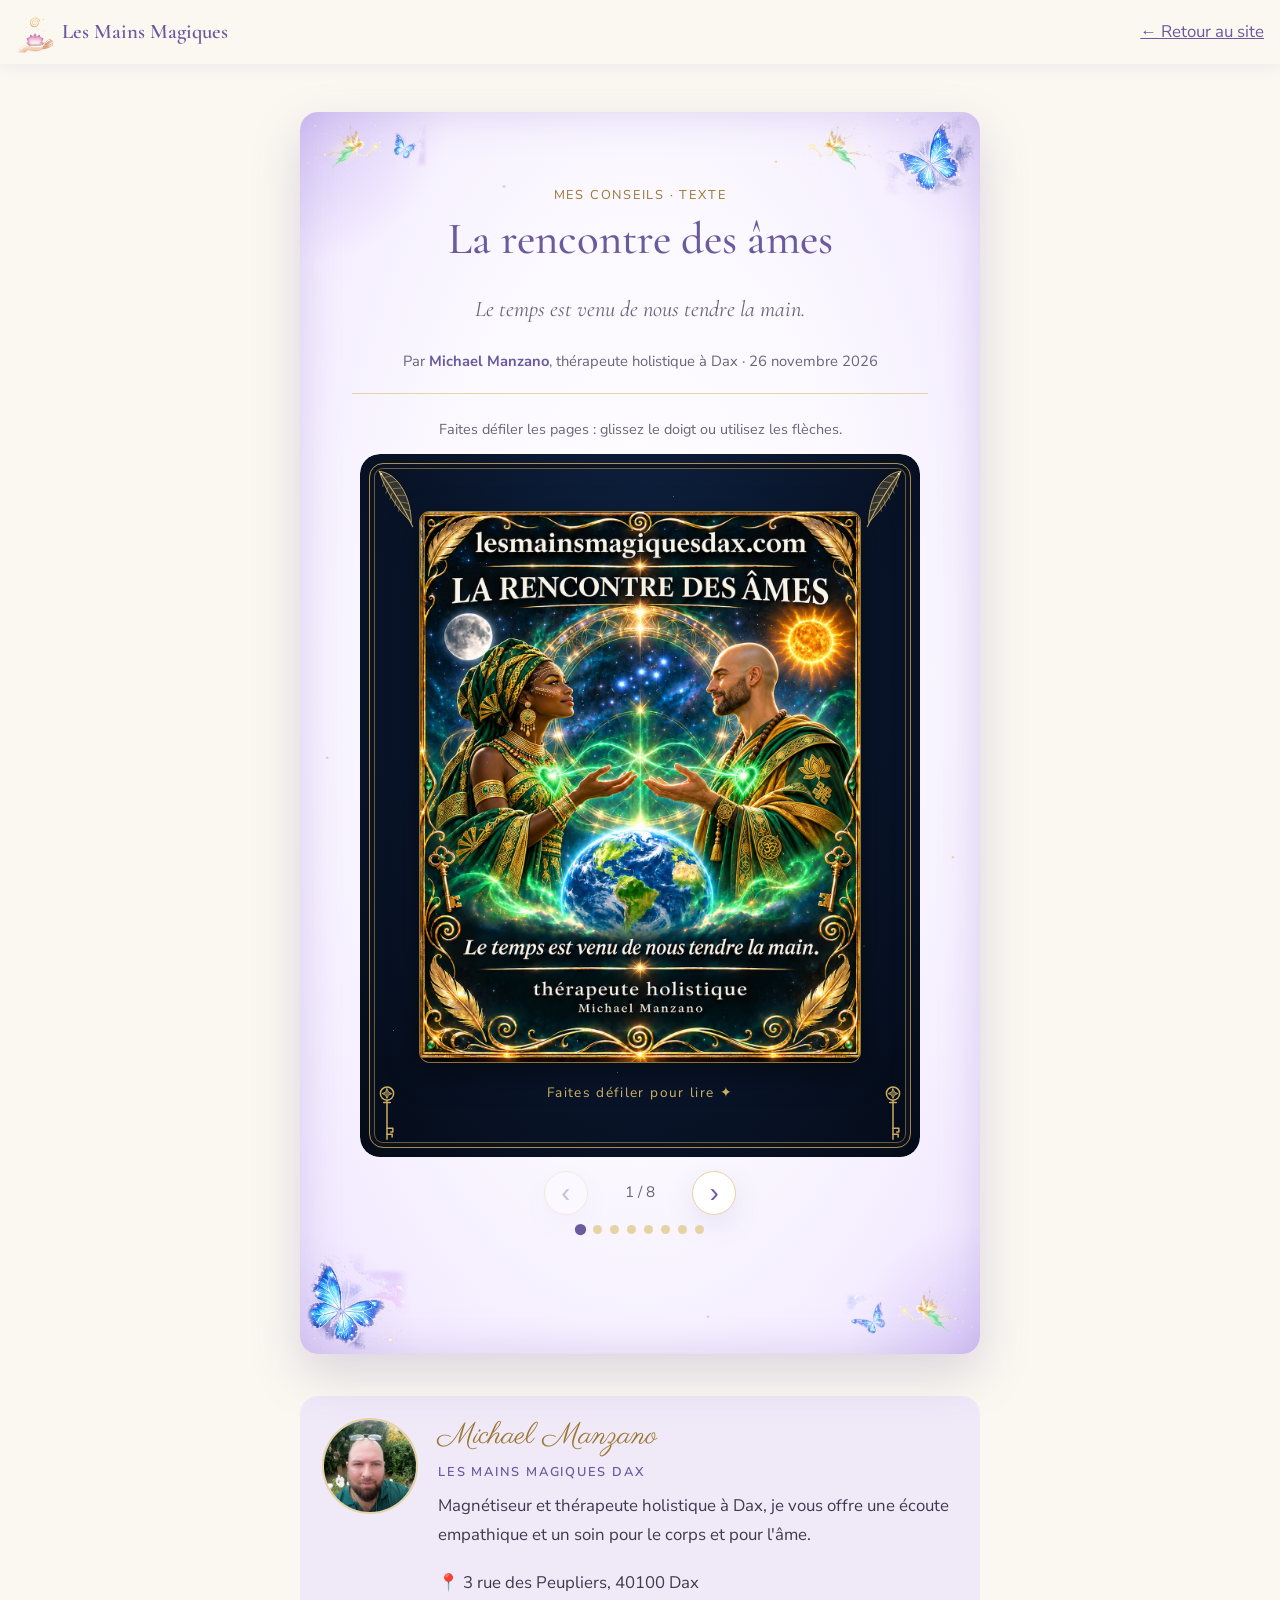
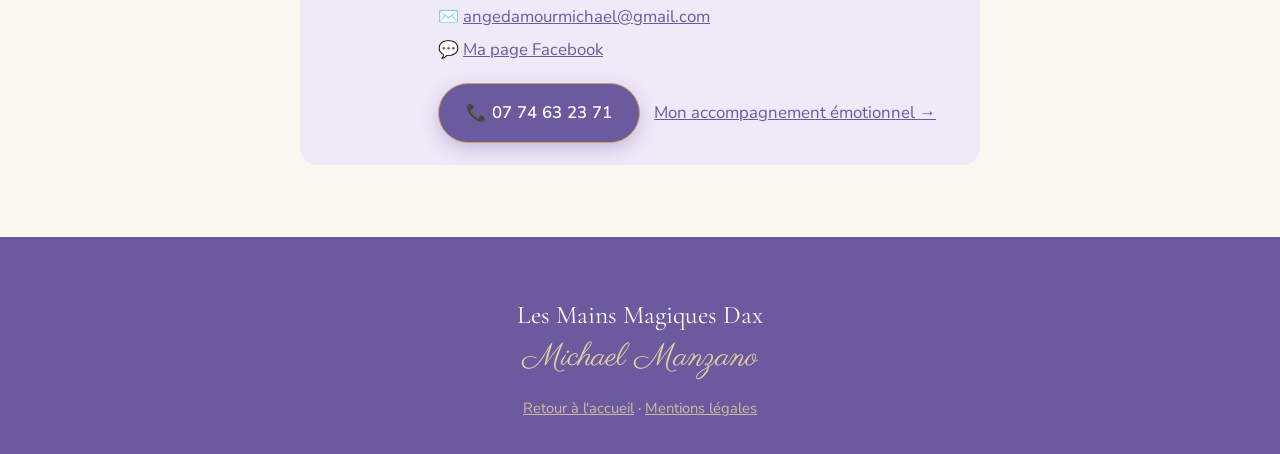
<file: rencontre-des-ames.html>
<!DOCTYPE html>
<html lang="fr">
<head>
  <meta charset="UTF-8">
  <meta name="viewport" content="width=device-width, initial-scale=1">

  <!-- RÉFÉRENCEMENT (SEO) -->
  <title>La rencontre des âmes : le temps est venu de nous tendre la main | Les Mains Magiques</title>
  <meta name="description" content="« La rencontre des âmes », un texte de Michael Manzano, thérapeute holistique à Dax : des âmes venues de loin qui se reconnaissent ici, sur Terre. Le temps est venu de nous tendre la main.">
  <meta name="robots" content="index, follow, max-image-preview:large">
  <link rel="canonical" href="https://lesmainsmagiquesdax.com/rencontre-des-ames.html">
  <meta name="theme-color" content="#9b87c9">

  <!-- Aperçu lors d'un partage sur Facebook, WhatsApp… -->
  <meta property="og:site_name" content="Les Mains Magiques Dax">
  <meta property="og:type" content="article">
  <meta property="og:title" content="La rencontre des âmes">
  <meta property="og:description" content="Des âmes venues de loin qui se reconnaissent ici. Le temps est venu de nous tendre la main.">
  <meta property="og:url" content="https://lesmainsmagiquesdax.com/rencontre-des-ames.html">
  <meta property="og:image" content="https://lesmainsmagiquesdax.com/images/rencontre-des-ames.jpg">
  <meta property="og:image:width" content="1122">
  <meta property="og:image:height" content="1402">
  <meta property="og:locale" content="fr_FR">
  <meta name="twitter:card" content="summary_large_image">

  <link rel="icon" href="images/logo.svg" type="image/svg+xml">
  <link rel="preconnect" href="https://fonts.googleapis.com">
  <link rel="preconnect" href="https://fonts.gstatic.com" crossorigin>
  <link href="https://fonts.googleapis.com/css2?family=Cormorant+Garamond:ital,wght@0,400;0,500;0,600;1,400&family=Nunito+Sans:wght@300;400;600&family=Parisienne&display=swap" rel="stylesheet">
  <link rel="stylesheet" href="css/style.css">

  <!-- Données structurées : texte écrit par Michael Manzano -->
  <script type="application/ld+json">
  {
    "@context": "https://schema.org",
    "@type": "Article",
    "headline": "La rencontre des âmes",
    "alternativeHeadline": "Le temps est venu de nous tendre la main",
    "description": "Un texte de Michael Manzano sur les âmes venues de loin qui se reconnaissent ici, sur Terre.",
    "image": "https://lesmainsmagiquesdax.com/images/rencontre-des-ames.jpg",
    "datePublished": "2026-11-26",
    "dateModified": "2026-11-26",
    "inLanguage": "fr-FR",
    "mainEntityOfPage": "https://lesmainsmagiquesdax.com/rencontre-des-ames.html",
    "author": {
      "@type": "Person",
      "name": "Michael Manzano",
      "jobTitle": "Magnétiseur et thérapeute holistique",
      "url": "https://lesmainsmagiquesdax.com/",
      "sameAs": ["https://www.facebook.com/share/19wVv1EwdJ/"]
    },
    "isPartOf": { "@id": "https://lesmainsmagiquesdax.com/#site" },
    "publisher": {
      "@type": "Organization",
      "@id": "https://lesmainsmagiquesdax.com/#entreprise",
      "name": "Les Mains Magiques Dax",
      "url": "https://lesmainsmagiquesdax.com/",
      "sameAs": ["https://www.facebook.com/share/19wVv1EwdJ/"],
      "logo": { "@type": "ImageObject", "url": "https://lesmainsmagiquesdax.com/images/logo.svg" }
    }
  }
  </script>
</head>
<body>

  <header class="entete defile">
    <a href="index.html" class="entete__marque">
      <img src="images/logo.svg" alt="" width="38" height="42">
      <span>Les Mains Magiques</span>
    </a>
    <a href="index.html">← Retour au site</a>
  </header>

  <main class="page-simple">
    <article class="conteneur conteneur--etroit article">

      <!-- Cadre lumineux : fées et papillons bleus (animés par js/main.js) -->
      <div class="encadre encadre--papillons article-cadre">

      <p class="article__rubrique">Mes conseils · Texte</p>
      <h1>La rencontre des âmes</h1>
      <p class="article__chapeau">Le temps est venu de nous tendre la main.</p>
      <p class="article__auteur">Par <strong>Michael Manzano</strong>, thérapeute holistique à Dax ·
        <time datetime="2026-11-26">26 novembre 2026</time></p>

      <p class="carrousel__aide">Faites défiler les pages&nbsp;: glissez le doigt ou utilisez les flèches.</p>

      <!-- ✏️ CARROUSEL : le dessin, puis les 7 pages du texte (même texte que sur Facebook).
           Chaque page : cadre nuit étoilée, plumes en haut, clés en bas (images/ame-plume*.svg, images/ame-cle.svg) -->
      <section class="carrousel" aria-roledescription="carrousel" aria-label="La rencontre des âmes, page par page">
        <div class="carrousel__piste" tabindex="0">

          <div class="carrousel__page" role="group" aria-roledescription="page" aria-label="Couverture">
            <figure class="carte-ame carte-ame--image">
              <img src="images/rencontre-des-ames.jpg" width="1122" height="1402"
                   alt="La rencontre des âmes : une femme en tenue africaine verte et dorée et un homme en robe de moine se tendent les mains au-dessus de la Terre, sous la Lune, le Soleil et les Pléiades. « Le temps est venu de nous tendre la main. »">
              <figcaption class="carte-ame__num">Faites défiler pour lire&nbsp;✦</figcaption>
            </figure>
          </div>

          <div class="carrousel__page" role="group" aria-roledescription="page" aria-label="Page 1 sur 7">
            <div class="carte-ame carte-ame--courte">
              <p class="carte-ame__titre">La rencontre des âmes</p>
              <div class="carte-ame__texte">
                <p>Nous avons traversé tant d'étoiles pour apprendre à nous reconnaître ici.</p>
                <p class="carte-ame__fort">Le temps est venu de faire de nos mains tendues un commencement.</p>
              </div>
              <p class="carte-ame__num">1&nbsp;/&nbsp;7</p>
            </div>
          </div>

          <div class="carrousel__page" role="group" aria-roledescription="page" aria-label="Page 2 sur 7">
            <div class="carte-ame">
              <p class="carte-ame__titre">La rencontre des âmes</p>
              <div class="carte-ame__texte">
                <p>Tenons-nous la main sans nous retenir prisonniers. Laissons à chaque âme son rythme et son espace, à
                   chaque cœur la liberté de fleurir.</p>
                <p>C'est peut-être cela, la communion des âmes&nbsp;: une lumière qui en accueille une autre, deux
                   présences qui s'écoutent et se donnent le courage de grandir.</p>
                <p>Venus de loin, nous voici réunis sous le même ciel, les pieds sur cette Terre et l'infini au fond des
                   yeux.</p>
              </div>
              <p class="carte-ame__num">2&nbsp;/&nbsp;7</p>
            </div>
          </div>

          <div class="carrousel__page" role="group" aria-roledescription="page" aria-label="Page 3 sur 7">
            <div class="carte-ame">
              <p class="carte-ame__titre">La rencontre des âmes</p>
              <div class="carte-ame__texte">
                <p>Une personne que l'on croyait dans l'ombre peut tendre une main profondément bienveillante. Une autre
                   peut se réclamer de la lumière et pourtant blesser. Chacun peut se perdre, apprendre, réparer et
                   choisir autrement.</p>
                <p>Lorsque le monde nous semble inversé, regardons les gestes au-delà des étiquettes&nbsp;: le respect, la
                   liberté laissée à l'autre, la douceur avec laquelle sa fragilité est accueillie.</p>
              </div>
              <p class="carte-ame__num">3&nbsp;/&nbsp;7</p>
            </div>
          </div>

          <div class="carrousel__page" role="group" aria-roledescription="page" aria-label="Page 4 sur 7">
            <div class="carte-ame">
              <p class="carte-ame__titre">La rencontre des âmes</p>
              <div class="carte-ame__texte">
                <p>Que ces liens trouvent aussi leur place dans notre quotidien&nbsp;: une écoute offerte, une parole qui
                   apaise, une main qui soutient, un geste qui rend confiance.</p>
                <p>Et si nos luttes prennent ici l'image d'une guerre interstellaire, qu'elle raconte ce combat
                   intérieur pour préserver la tendresse au milieu des peurs, des blessures et de ce qui nous divise.</p>
                <p>Œuvrer pour la lumière demande aussi du discernement. L'ombre et la clarté se mêlent parfois&nbsp;; les
                   apparences peuvent tromper.</p>
              </div>
              <p class="carte-ame__num">4&nbsp;/&nbsp;7</p>
            </div>
          </div>

          <div class="carrousel__page" role="group" aria-roledescription="page" aria-label="Page 5 sur 7">
            <div class="carte-ame">
              <p class="carte-ame__titre">La rencontre des âmes</p>
              <div class="carte-ame__texte">
                <p>À celles et ceux que le voyage a fatigués, puisse la rencontre offrir un refuge. Une présence auprès
                   de laquelle le souffle s'apaise, le cœur s'ouvre et la force revient doucement, dans la communion des
                   âmes.</p>
                <p class="carte-ame__fort">Le temps est venu.</p>
                <p>Le temps d'agir, de nous tendre la main, même au-delà du visible. Dans le paysage rêvé de l'astral,
                   imaginons nos présences reliées par de fins fils d'énergie, une lumière verte qui circule de cœur en
                   cœur.</p>
              </div>
              <p class="carte-ame__num">5&nbsp;/&nbsp;7</p>
            </div>
          </div>

          <div class="carrousel__page" role="group" aria-roledescription="page" aria-label="Page 6 sur 7">
            <div class="carte-ame">
              <p class="carte-ame__titre">La rencontre des âmes</p>
              <div class="carte-ame__texte">
                <p>Alors les distances deviennent silence. Nous déposons doucement nos armures, et ce qui semblait
                   perdu retrouve une place où se poser.</p>
                <p>Starseeds, âmes indigo, flammes jumelles… Autant de noms confiés aux étoiles pour raconter cette
                   sensation étrange&nbsp;: avoir voyagé loin et chercher ici un peu de sa maison.</p>
                <p>Dans ce récit cosmique, des âmes ont choisi de se réincarner ici, sur Terre, pour habiter un corps,
                   sentir le vent sur leur visage et apprendre à donner une forme à l'amour.</p>
              </div>
              <p class="carte-ame__num">6&nbsp;/&nbsp;7</p>
            </div>
          </div>

          <div class="carrousel__page" role="group" aria-roledescription="page" aria-label="Page 7 sur 7">
            <div class="carte-ame">
              <p class="carte-ame__titre">La rencontre des âmes</p>
              <div class="carte-ame__texte">
                <p>De loin, de si loin… Comme un voyage dont le cœur aurait gardé la musique, le vent nous porte à
                   travers la nuit.</p>
                <p>Les Pléiades soufflent une poussière d'étoiles en nos cœurs. Dans nos yeux vivent des univers
                   cachés, des mondes infinis qu'un regard suffit parfois à entrouvrir.</p>
                <p>Il est des rencontres qui murmurent&nbsp;: «&nbsp;Je ne sais pas encore qui tu es, mais quelque chose
                   en moi se souvient de ta lumière.&nbsp;»</p>
              </div>
              <p class="carte-ame__signature">Michael Manzano<span>thérapeute holistique</span></p>
              <p class="carte-ame__num">7&nbsp;/&nbsp;7</p>
            </div>
          </div>

        </div>
        <!-- Flèches, compteur et points (ajoutés et animés par js/main.js) -->
        <div class="carrousel__nav" hidden>
          <button type="button" class="carrousel__fleche carrousel__fleche--prec" aria-label="Page précédente">‹</button>
          <span class="carrousel__compteur" aria-live="polite">1&nbsp;/&nbsp;8</span>
          <button type="button" class="carrousel__fleche carrousel__fleche--suiv" aria-label="Page suivante">›</button>
        </div>
        <div class="carrousel__points" hidden></div>
      </section>
      </div>

      <!-- Encadré auteur + prise de rendez-vous -->
      <aside class="auteur">
        <img class="auteur__photo" src="images/michael-manzano.jpg" width="1080" height="1440" alt="Portrait de Michael Manzano" loading="lazy">
        <div>
          <p class="auteur__nom">Michael Manzano</p>
          <p class="auteur__marque">Les Mains Magiques Dax</p>
          <p>Magnétiseur et thérapeute holistique à Dax, je vous offre une écoute empathique et
             un soin pour le corps et pour l'âme.</p>
          <ul class="auteur__coord">
            <li><span aria-hidden="true">📍</span> 3 rue des Peupliers, 40100 Dax</li>
            <li><span aria-hidden="true">✉️</span> <a href="mailto:angedamourmichael@gmail.com">angedamourmichael@<wbr>gmail.com</a></li>
            <li><span aria-hidden="true">💬</span> <a href="https://www.facebook.com/share/19wVv1EwdJ/" target="_blank" rel="noopener">Ma page Facebook</a></li>
          </ul>
          <p class="auteur__actions">
            <a href="tel:+33774632371" class="bouton">📞 07 74 63 23 71</a>
            <a href="index.html#accompagnement-emotionnel">Mon accompagnement émotionnel →</a>
          </p>
        </div>
      </aside>

    </article>
  </main>

  <footer class="pied">
    <p class="pied__nom">Les Mains Magiques Dax</p>
    <p class="pied__signature">Michael Manzano</p>
    <p class="pied__liens"><a href="index.html">Retour à l'accueil</a> · <a href="mentions-legales.html">Mentions légales</a></p>
  </footer>

  <script src="js/main.js"></script>
</body>
</html>
</file>
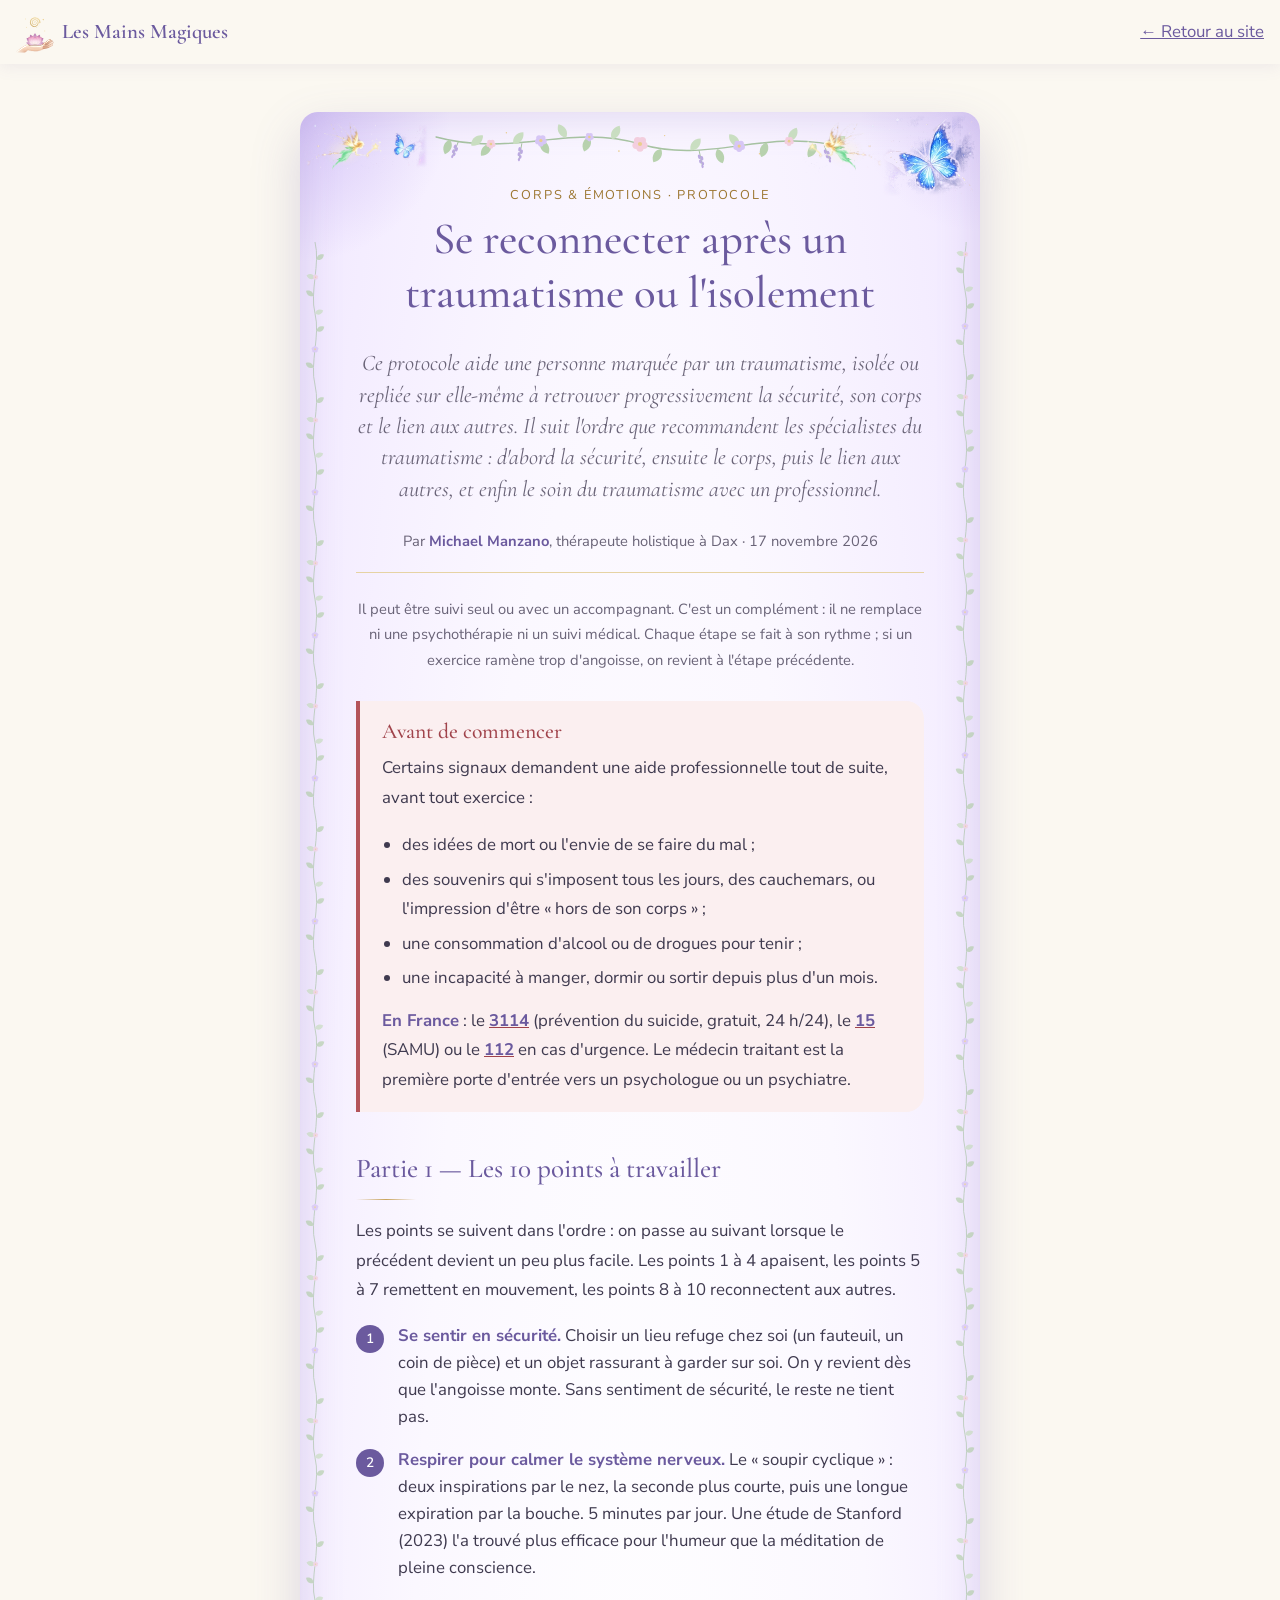
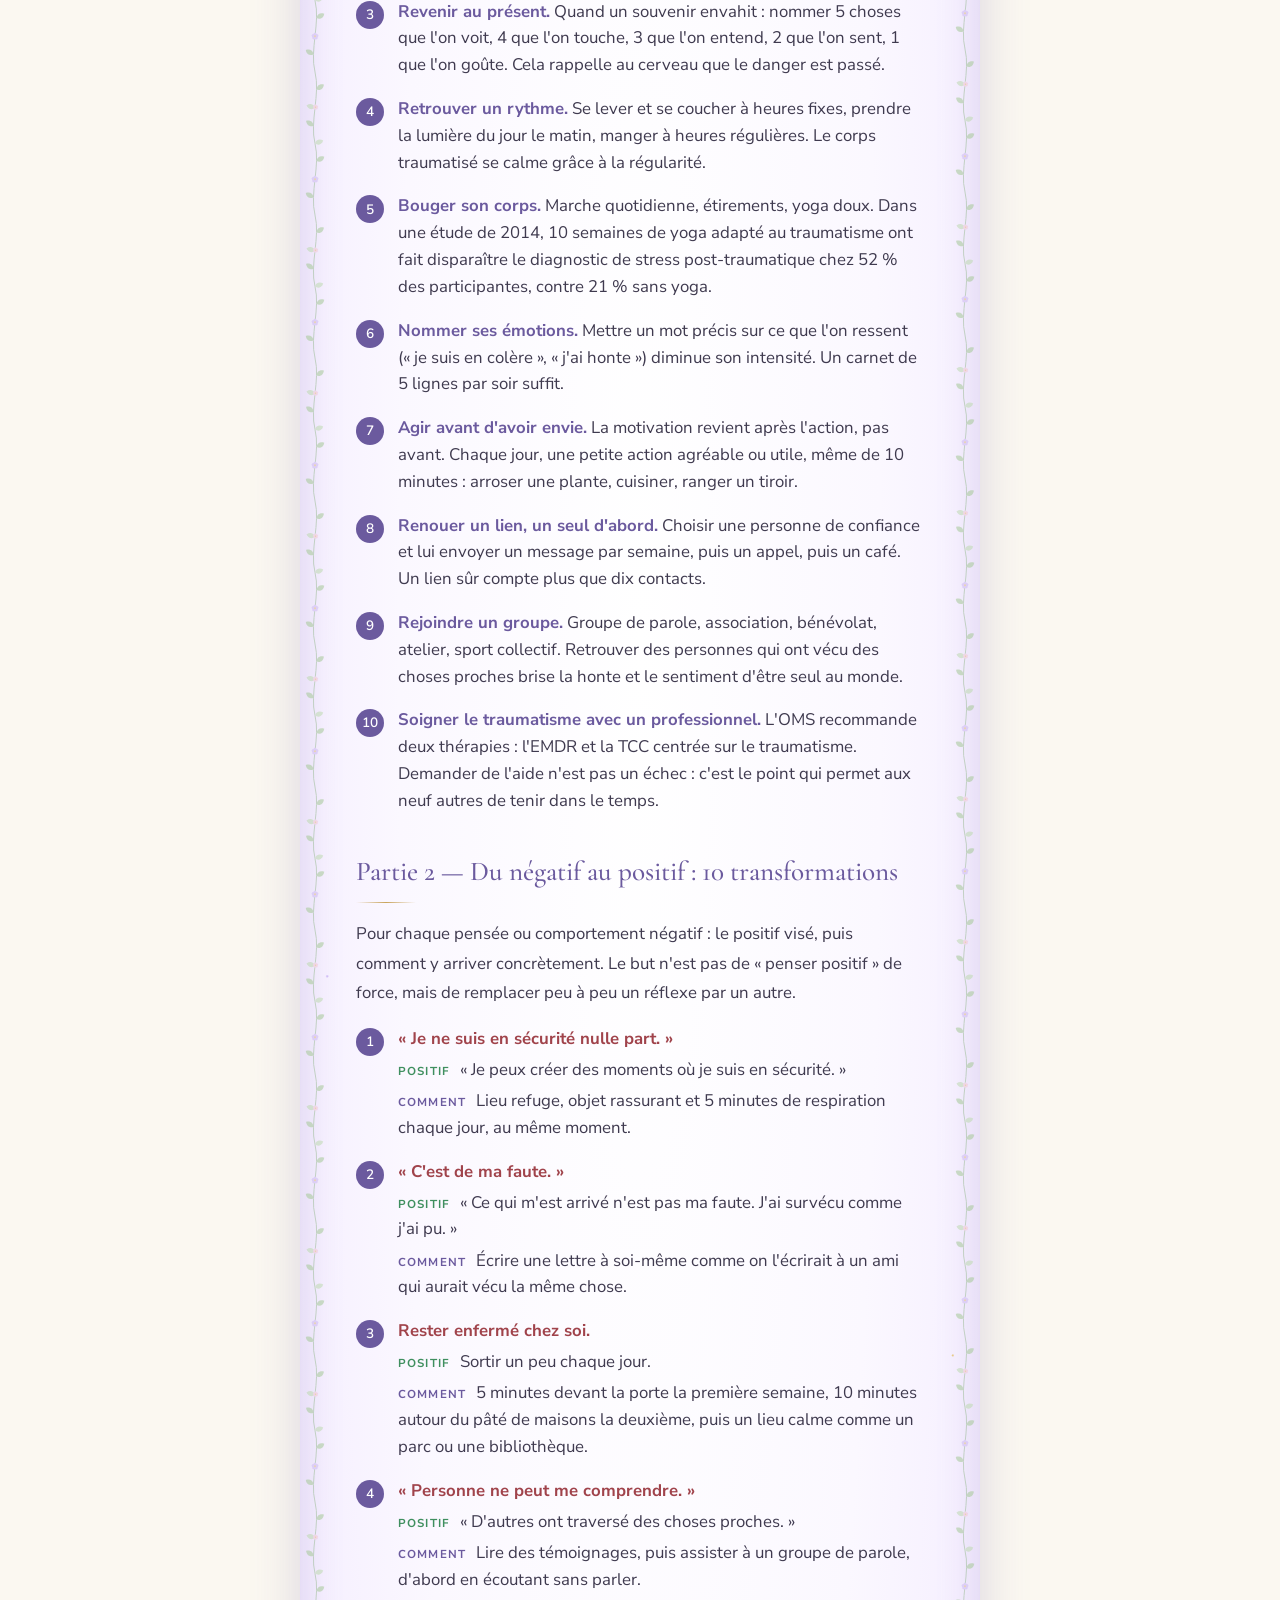
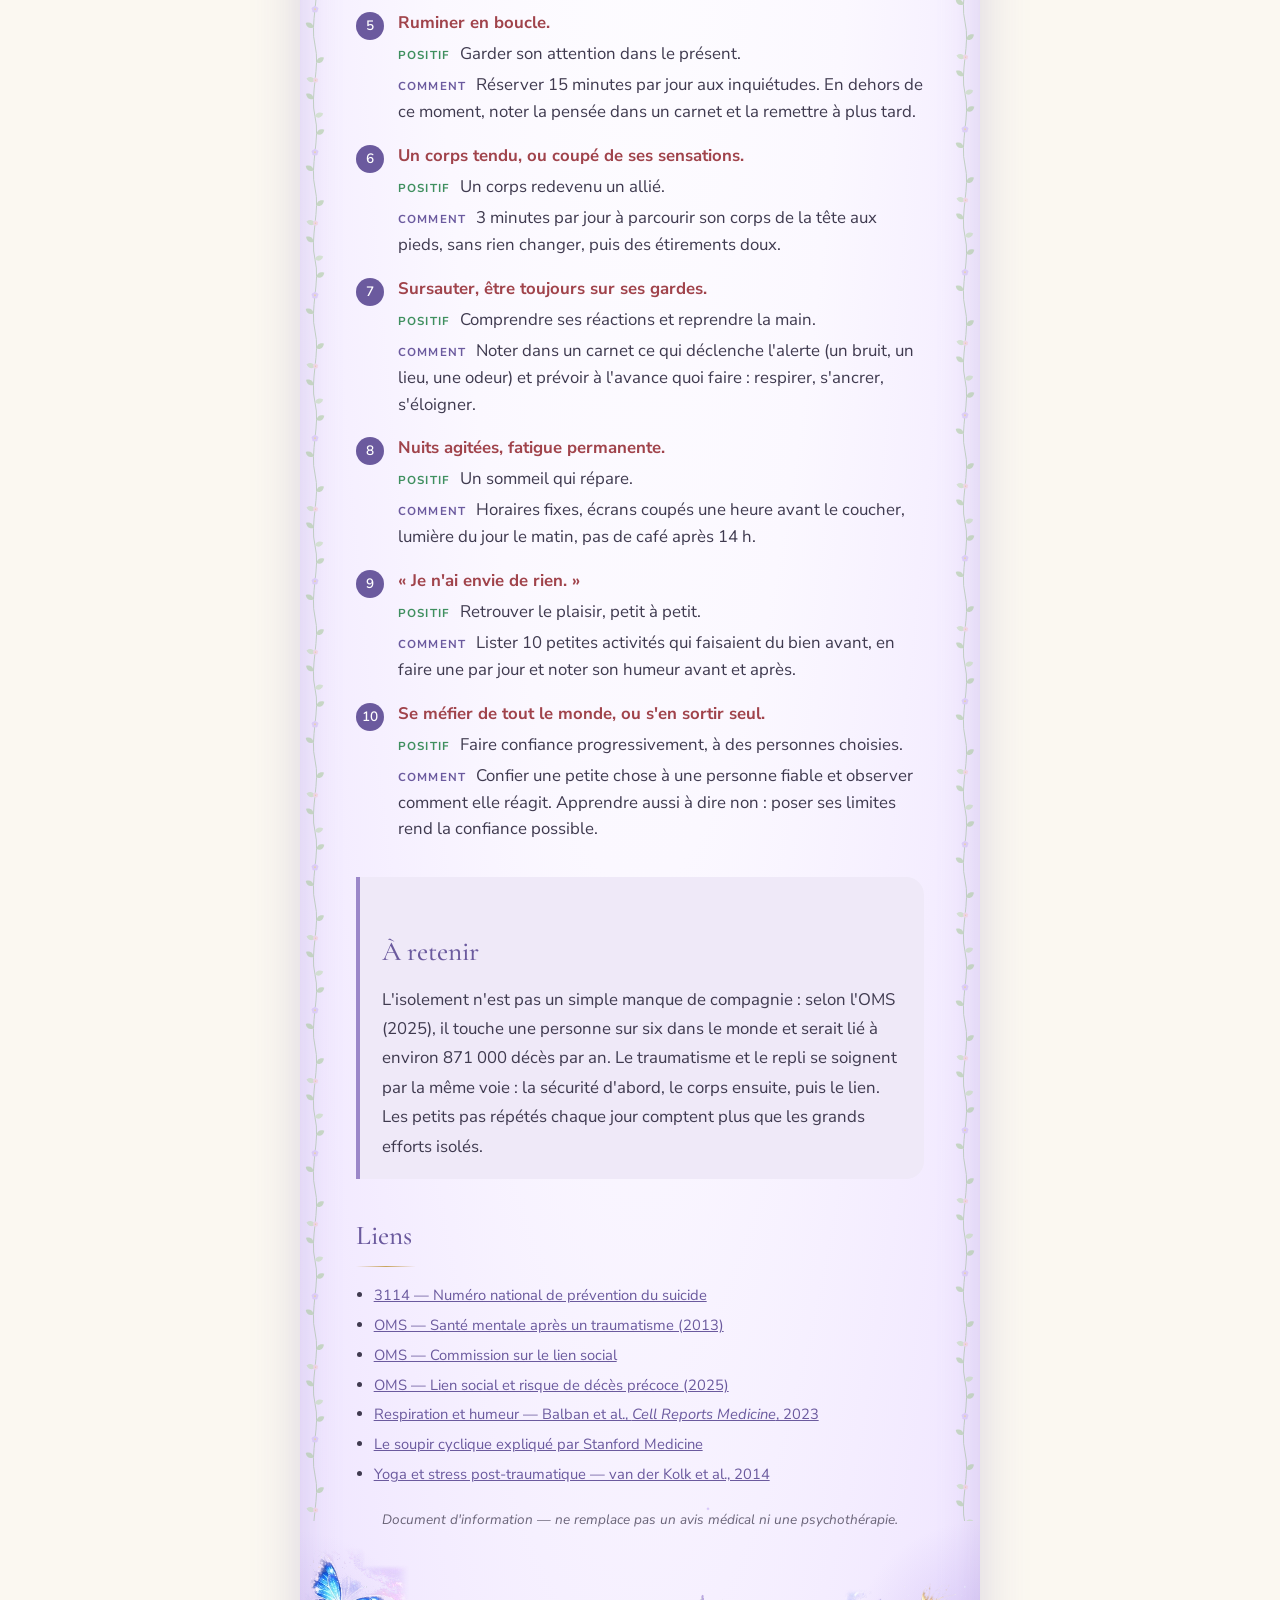
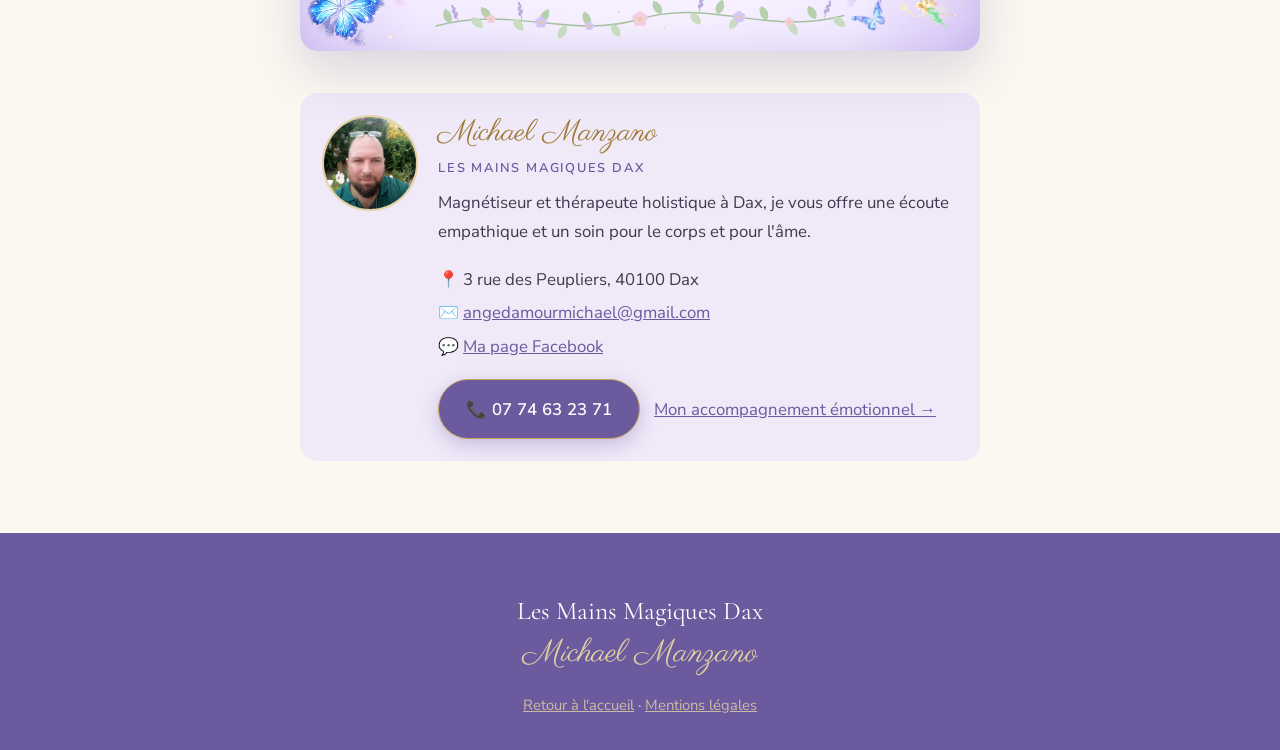
<file: se-reconnecter.html>
<!DOCTYPE html>
<html lang="fr">
<head>
  <meta charset="UTF-8">
  <meta name="viewport" content="width=device-width, initial-scale=1">

  <!-- RÉFÉRENCEMENT (SEO) de l'article -->
  <title>Se reconnecter après un traumatisme ou l'isolement | Les Mains Magiques</title>
  <meta name="description" content="Un protocole en 10 points pour retrouver la sécurité, son corps et le lien aux autres après un traumatisme ou l'isolement, et 10 transformations du négatif au positif.">
  <meta name="robots" content="index, follow, max-image-preview:large">
  <link rel="canonical" href="https://lesmainsmagiquesdax.com/se-reconnecter.html">
  <meta name="theme-color" content="#9b87c9">

  <!-- Aperçu lors d'un partage sur Facebook, WhatsApp… -->
  <meta property="og:site_name" content="Les Mains Magiques Dax">
  <meta property="og:type" content="article">
  <meta property="og:title" content="Se reconnecter après un traumatisme ou l'isolement">
  <meta property="og:description" content="Un protocole en 10 points pour retrouver la sécurité, son corps et le lien aux autres, pas à pas.">
  <meta property="og:url" content="https://lesmainsmagiquesdax.com/se-reconnecter.html">
  <meta property="og:image" content="https://lesmainsmagiquesdax.com/images/univers-vit-en-nous.jpg">
  <meta property="og:image:width" content="900">
  <meta property="og:image:height" content="1125">
  <meta property="og:locale" content="fr_FR">
  <meta name="twitter:card" content="summary_large_image">

  <link rel="icon" href="images/logo.svg" type="image/svg+xml">
  <link rel="preconnect" href="https://fonts.googleapis.com">
  <link rel="preconnect" href="https://fonts.gstatic.com" crossorigin>
  <link href="https://fonts.googleapis.com/css2?family=Cormorant+Garamond:ital,wght@0,400;0,500;0,600;1,400&family=Nunito+Sans:wght@300;400;600&family=Parisienne&display=swap" rel="stylesheet">
  <link rel="stylesheet" href="css/style.css">

  <!-- Données structurées : c'est un article écrit par Michael Manzano -->
  <script type="application/ld+json">
  {
    "@context": "https://schema.org",
    "@type": "Article",
    "headline": "Se reconnecter après un traumatisme ou l'isolement",
    "description": "Un protocole en 10 points pour retrouver la sécurité, son corps et le lien aux autres, et 10 transformations du négatif au positif.",
    "image": "https://lesmainsmagiquesdax.com/images/univers-vit-en-nous.jpg",
    "datePublished": "2026-11-17",
    "dateModified": "2026-11-17",
    "inLanguage": "fr-FR",
    "mainEntityOfPage": "https://lesmainsmagiquesdax.com/se-reconnecter.html",
    "author": {
      "@type": "Person",
      "name": "Michael Manzano",
      "jobTitle": "Magnétiseur et thérapeute holistique",
      "url": "https://lesmainsmagiquesdax.com/",
      "sameAs": ["https://www.facebook.com/share/19wVv1EwdJ/"]
    },
    "isPartOf": { "@id": "https://lesmainsmagiquesdax.com/#site" },
    "publisher": {
      "@type": "Organization",
      "@id": "https://lesmainsmagiquesdax.com/#entreprise",
      "name": "Les Mains Magiques Dax",
      "url": "https://lesmainsmagiquesdax.com/",
      "sameAs": ["https://www.facebook.com/share/19wVv1EwdJ/"],
      "logo": { "@type": "ImageObject", "url": "https://lesmainsmagiquesdax.com/images/logo.svg" }
    }
  }
  </script>
</head>
<body>

  <header class="entete defile">
    <a href="index.html" class="entete__marque">
      <img src="images/logo.svg" alt="" width="38" height="42">
      <span>Les Mains Magiques</span>
    </a>
    <a href="index.html">← Retour au site</a>
  </header>

  <main class="page-simple">
    <article class="conteneur conteneur--etroit article">

      <!-- Cadre lumineux : fées et papillons bleus (animés par js/main.js) + feuillage et fleurs légers -->
      <div class="encadre encadre--papillons article-cadre cadre-nature">
      <div class="nature-cotes" aria-hidden="true"></div>

      <p class="article__rubrique">Corps &amp; émotions · Protocole</p>
      <h1>Se reconnecter après un traumatisme ou l'isolement</h1>
      <p class="article__chapeau">Ce protocole aide une personne marquée par un traumatisme, isolée ou repliée sur elle-même
         à retrouver progressivement la sécurité, son corps et le lien aux autres. Il suit l'ordre que recommandent les
         spécialistes du traumatisme&nbsp;: d'abord la sécurité, ensuite le corps, puis le lien aux autres, et enfin le soin
         du traumatisme avec un professionnel.</p>
      <p class="article__auteur">Par <strong>Michael Manzano</strong>, thérapeute holistique à Dax ·
        <time datetime="2026-11-17">17 novembre 2026</time></p>

      <p class="protocole__note">Il peut être suivi seul ou avec un accompagnant. C'est un complément&nbsp;: il ne remplace ni
         une psychothérapie ni un suivi médical. Chaque étape se fait à son rythme&nbsp;; si un exercice ramène trop
         d'angoisse, on revient à l'étape précédente.</p>

      <div class="alerte">
        <h2>Avant de commencer</h2>
        <p>Certains signaux demandent une aide professionnelle tout de suite, avant tout exercice&nbsp;:</p>
        <ul>
          <li>des idées de mort ou l'envie de se faire du mal&nbsp;;</li>
          <li>des souvenirs qui s'imposent tous les jours, des cauchemars, ou l'impression d'être «&nbsp;hors de son corps&nbsp;»&nbsp;;</li>
          <li>une consommation d'alcool ou de drogues pour tenir&nbsp;;</li>
          <li>une incapacité à manger, dormir ou sortir depuis plus d'un mois.</li>
        </ul>
        <p><strong>En France</strong>&nbsp;: le <a href="tel:3114"><strong>3114</strong></a> (prévention du suicide, gratuit, 24&nbsp;h/24),
           le <a href="tel:15"><strong>15</strong></a> (SAMU) ou le <a href="tel:112"><strong>112</strong></a> en cas d'urgence.
           Le médecin traitant est la première porte d'entrée vers un psychologue ou un psychiatre.</p>
      </div>

      <h2>Partie 1 — Les 10 points à travailler</h2>
      <p>Les points se suivent dans l'ordre&nbsp;: on passe au suivant lorsque le précédent devient un peu plus facile. Les
         points 1 à 4 apaisent, les points 5 à 7 remettent en mouvement, les points 8 à 10 reconnectent aux autres.</p>
      <ol class="points">
        <li><p><strong>Se sentir en sécurité.</strong> Choisir un lieu refuge chez soi (un fauteuil, un coin de pièce) et un
            objet rassurant à garder sur soi. On y revient dès que l'angoisse monte. Sans sentiment de sécurité, le reste ne
            tient pas.</p></li>
        <li><p><strong>Respirer pour calmer le système nerveux.</strong> Le «&nbsp;soupir cyclique&nbsp;»&nbsp;: deux inspirations par
            le nez, la seconde plus courte, puis une longue expiration par la bouche. 5 minutes par jour. Une étude de Stanford
            (2023) l'a trouvé plus efficace pour l'humeur que la méditation de pleine conscience.</p></li>
        <li><p><strong>Revenir au présent.</strong> Quand un souvenir envahit&nbsp;: nommer 5 choses que l'on voit, 4 que l'on
            touche, 3 que l'on entend, 2 que l'on sent, 1 que l'on goûte. Cela rappelle au cerveau que le danger est passé.</p></li>
        <li><p><strong>Retrouver un rythme.</strong> Se lever et se coucher à heures fixes, prendre la lumière du jour le matin,
            manger à heures régulières. Le corps traumatisé se calme grâce à la régularité.</p></li>
        <li><p><strong>Bouger son corps.</strong> Marche quotidienne, étirements, yoga doux. Dans une étude de 2014, 10 semaines
            de yoga adapté au traumatisme ont fait disparaître le diagnostic de stress post-traumatique chez 52&nbsp;% des
            participantes, contre 21&nbsp;% sans yoga.</p></li>
        <li><p><strong>Nommer ses émotions.</strong> Mettre un mot précis sur ce que l'on ressent («&nbsp;je suis en colère&nbsp;»,
            «&nbsp;j'ai honte&nbsp;») diminue son intensité. Un carnet de 5 lignes par soir suffit.</p></li>
        <li><p><strong>Agir avant d'avoir envie.</strong> La motivation revient après l'action, pas avant. Chaque jour, une petite
            action agréable ou utile, même de 10 minutes&nbsp;: arroser une plante, cuisiner, ranger un tiroir.</p></li>
        <li><p><strong>Renouer un lien, un seul d'abord.</strong> Choisir une personne de confiance et lui envoyer un message par
            semaine, puis un appel, puis un café. Un lien sûr compte plus que dix contacts.</p></li>
        <li><p><strong>Rejoindre un groupe.</strong> Groupe de parole, association, bénévolat, atelier, sport collectif. Retrouver
            des personnes qui ont vécu des choses proches brise la honte et le sentiment d'être seul au monde.</p></li>
        <li><p><strong>Soigner le traumatisme avec un professionnel.</strong> L'OMS recommande deux thérapies&nbsp;: l'EMDR et la
            TCC centrée sur le traumatisme. Demander de l'aide n'est pas un échec&nbsp;: c'est le point qui permet aux neuf autres
            de tenir dans le temps.</p></li>
      </ol>

      <h2>Partie 2 — Du négatif au positif&nbsp;: 10 transformations</h2>
      <p>Pour chaque pensée ou comportement négatif&nbsp;: le positif visé, puis comment y arriver concrètement. Le but n'est
         pas de «&nbsp;penser positif&nbsp;» de force, mais de remplacer peu à peu un réflexe par un autre.</p>
      <ol class="points transformations">
        <li>
          <p class="transfo__negatif">«&nbsp;Je ne suis en sécurité nulle part.&nbsp;»</p>
          <p><span class="transfo__etiquette transfo__etiquette--positif">Positif</span> «&nbsp;Je peux créer des moments où je suis en sécurité.&nbsp;»</p>
          <p><span class="transfo__etiquette">Comment</span> Lieu refuge, objet rassurant et 5 minutes de respiration chaque jour, au même moment.</p>
        </li>
        <li>
          <p class="transfo__negatif">«&nbsp;C'est de ma faute.&nbsp;»</p>
          <p><span class="transfo__etiquette transfo__etiquette--positif">Positif</span> «&nbsp;Ce qui m'est arrivé n'est pas ma faute. J'ai survécu comme j'ai pu.&nbsp;»</p>
          <p><span class="transfo__etiquette">Comment</span> Écrire une lettre à soi-même comme on l'écrirait à un ami qui aurait vécu la même chose.</p>
        </li>
        <li>
          <p class="transfo__negatif">Rester enfermé chez soi.</p>
          <p><span class="transfo__etiquette transfo__etiquette--positif">Positif</span> Sortir un peu chaque jour.</p>
          <p><span class="transfo__etiquette">Comment</span> 5 minutes devant la porte la première semaine, 10 minutes autour du pâté de maisons la deuxième, puis un lieu calme comme un parc ou une bibliothèque.</p>
        </li>
        <li>
          <p class="transfo__negatif">«&nbsp;Personne ne peut me comprendre.&nbsp;»</p>
          <p><span class="transfo__etiquette transfo__etiquette--positif">Positif</span> «&nbsp;D'autres ont traversé des choses proches.&nbsp;»</p>
          <p><span class="transfo__etiquette">Comment</span> Lire des témoignages, puis assister à un groupe de parole, d'abord en écoutant sans parler.</p>
        </li>
        <li>
          <p class="transfo__negatif">Ruminer en boucle.</p>
          <p><span class="transfo__etiquette transfo__etiquette--positif">Positif</span> Garder son attention dans le présent.</p>
          <p><span class="transfo__etiquette">Comment</span> Réserver 15 minutes par jour aux inquiétudes. En dehors de ce moment, noter la pensée dans un carnet et la remettre à plus tard.</p>
        </li>
        <li>
          <p class="transfo__negatif">Un corps tendu, ou coupé de ses sensations.</p>
          <p><span class="transfo__etiquette transfo__etiquette--positif">Positif</span> Un corps redevenu un allié.</p>
          <p><span class="transfo__etiquette">Comment</span> 3 minutes par jour à parcourir son corps de la tête aux pieds, sans rien changer, puis des étirements doux.</p>
        </li>
        <li>
          <p class="transfo__negatif">Sursauter, être toujours sur ses gardes.</p>
          <p><span class="transfo__etiquette transfo__etiquette--positif">Positif</span> Comprendre ses réactions et reprendre la main.</p>
          <p><span class="transfo__etiquette">Comment</span> Noter dans un carnet ce qui déclenche l'alerte (un bruit, un lieu, une odeur) et prévoir à l'avance quoi faire&nbsp;: respirer, s'ancrer, s'éloigner.</p>
        </li>
        <li>
          <p class="transfo__negatif">Nuits agitées, fatigue permanente.</p>
          <p><span class="transfo__etiquette transfo__etiquette--positif">Positif</span> Un sommeil qui répare.</p>
          <p><span class="transfo__etiquette">Comment</span> Horaires fixes, écrans coupés une heure avant le coucher, lumière du jour le matin, pas de café après 14&nbsp;h.</p>
        </li>
        <li>
          <p class="transfo__negatif">«&nbsp;Je n'ai envie de rien.&nbsp;»</p>
          <p><span class="transfo__etiquette transfo__etiquette--positif">Positif</span> Retrouver le plaisir, petit à petit.</p>
          <p><span class="transfo__etiquette">Comment</span> Lister 10 petites activités qui faisaient du bien avant, en faire une par jour et noter son humeur avant et après.</p>
        </li>
        <li>
          <p class="transfo__negatif">Se méfier de tout le monde, ou s'en sortir seul.</p>
          <p><span class="transfo__etiquette transfo__etiquette--positif">Positif</span> Faire confiance progressivement, à des personnes choisies.</p>
          <p><span class="transfo__etiquette">Comment</span> Confier une petite chose à une personne fiable et observer comment elle réagit. Apprendre aussi à dire non&nbsp;: poser ses limites rend la confiance possible.</p>
        </li>
      </ol>

      <div class="a-retenir">
        <h2>À retenir</h2>
        <p>L'isolement n'est pas un simple manque de compagnie&nbsp;: selon l'OMS (2025), il touche une personne sur six dans le
           monde et serait lié à environ 871&nbsp;000 décès par an. Le traumatisme et le repli se soignent par la même voie&nbsp;:
           la sécurité d'abord, le corps ensuite, puis le lien. Les petits pas répétés chaque jour comptent plus que les
           grands efforts isolés.</p>
      </div>

      <h2>Liens</h2>
      <ul class="liens-sources">
        <li><a href="https://3114.fr/" target="_blank" rel="noopener">3114 — Numéro national de prévention du suicide</a></li>
        <li><a href="https://www.who.int/news/item/06-08-2013-who-releases-guidance-on-mental-health-care-after-trauma" target="_blank" rel="noopener">OMS — Santé mentale après un traumatisme (2013)</a></li>
        <li><a href="https://www.who.int/groups/commission-on-social-connection" target="_blank" rel="noopener">OMS — Commission sur le lien social</a></li>
        <li><a href="https://www.who.int/news/item/30-06-2025-social-connection-linked-to-improved-heath-and-reduced-risk-of-early-death" target="_blank" rel="noopener">OMS — Lien social et risque de décès précoce (2025)</a></li>
        <li><a href="https://pmc.ncbi.nlm.nih.gov/articles/PMC9873947/" target="_blank" rel="noopener">Respiration et humeur — Balban et al., <em>Cell Reports Medicine</em>, 2023</a></li>
        <li><a href="https://med.stanford.edu/news/insights/2023/02/cyclic-sighing-can-help-breathe-away-anxiety.html" target="_blank" rel="noopener">Le soupir cyclique expliqué par Stanford Medicine</a></li>
        <li><a href="https://pubmed.ncbi.nlm.nih.gov/25004196/" target="_blank" rel="noopener">Yoga et stress post-traumatique — van der Kolk et al., 2014</a></li>
      </ul>

      <p class="article__avertissement">Document d'information — ne remplace pas un avis médical ni une psychothérapie.</p>
      </div>

      <!-- Encadré auteur + prise de rendez-vous -->
      <aside class="auteur">
        <img class="auteur__photo" src="images/michael-manzano.jpg" width="1080" height="1440" alt="Portrait de Michael Manzano" loading="lazy">
        <div>
          <p class="auteur__nom">Michael Manzano</p>
          <p class="auteur__marque">Les Mains Magiques Dax</p>
          <p>Magnétiseur et thérapeute holistique à Dax, je vous offre une écoute empathique et
             un soin pour le corps et pour l'âme.</p>
          <ul class="auteur__coord">
            <li><span aria-hidden="true">📍</span> 3 rue des Peupliers, 40100 Dax</li>
            <li><span aria-hidden="true">✉️</span> <a href="mailto:angedamourmichael@gmail.com">angedamourmichael@<wbr>gmail.com</a></li>
            <li><span aria-hidden="true">💬</span> <a href="https://www.facebook.com/share/19wVv1EwdJ/" target="_blank" rel="noopener">Ma page Facebook</a></li>
          </ul>
          <p class="auteur__actions">
            <a href="tel:+33774632371" class="bouton">📞 07 74 63 23 71</a>
            <a href="index.html#accompagnement-emotionnel">Mon accompagnement émotionnel →</a>
          </p>
        </div>
      </aside>

    </article>
  </main>

  <footer class="pied">
    <p class="pied__nom">Les Mains Magiques Dax</p>
    <p class="pied__signature">Michael Manzano</p>
    <p class="pied__liens"><a href="index.html">Retour à l'accueil</a> · <a href="mentions-legales.html">Mentions légales</a></p>
  </footer>

  <script src="js/main.js"></script>
</body>
</html>
</file>
<file: css/style.css>
/* =============================================================
   LES MAINS MAGIQUES DAX — Feuille de style
   Pensée "mobile d'abord" : les styles de base sont pour téléphone,
   les écrans plus larges sont gérés dans les @media plus bas.
   ============================================================= */

/* ---------- 1. COULEURS & RÉGLAGES GÉNÉRAUX ----------
   ✏️ Pour changer une couleur sur tout le site, modifier ici. */
:root {
  --lavande:        #9b87c9;  /* couleur principale */
  --lavande-fonce:  #6b5a9e;  /* titres, boutons */
  --lavande-pale:   #efe9f8;  /* fonds de sections */
  --creme:          #fbf8f1;  /* fond général */
  --or:             #c9a45c;  /* touches dorées */
  --or-clair:       #e6d3a3;
  --texte:          #3f3a4f;
  --texte-doux:     #6a6478;

  --police-titre: "Cormorant Garamond", Georgia, serif;
  --police-texte: "Nunito Sans", "Segoe UI", Arial, sans-serif;
  --police-signature: "Parisienne", "Segoe Script", cursive; /* nom en calligraphie */

  --rayon: 18px;
  --ombre: 0 10px 30px rgba(107, 90, 158, 0.12);
  --hauteur-entete: 64px;
  --douceur: cubic-bezier(.22, .61, .36, 1); /* courbe des animations */
}

*, *::before, *::after { box-sizing: border-box; }

html { scroll-behavior: smooth; scroll-padding-top: var(--hauteur-entete); }

body {
  margin: 0;
  background: var(--creme);
  color: var(--texte);
  font-family: var(--police-texte);
  font-size: 1.05rem;
  line-height: 1.75;
  -webkit-font-smoothing: antialiased;
  overflow-x: hidden;
}

h1, h2, h3 {
  font-family: var(--police-titre);
  font-weight: 500;
  color: var(--lavande-fonce);
  line-height: 1.2;
  margin: 0 0 0.6em;
}
h2 { font-size: clamp(2rem, 6vw, 2.8rem); text-align: center; }
/* Trait doré sous les titres (il s'allonge quand le titre apparaît) */
h2::after {
  content: "";
  display: block;
  width: 60px;
  height: 1px;
  margin: 0.5em auto 0;
  background: linear-gradient(90deg, transparent, var(--or), transparent);
  transition: width 1.4s var(--douceur) .4s;
}
.js h2.apparition:not(.visible)::after { width: 0; }
h3 { font-size: 1.6rem; }
p { margin: 0 0 1.1em; }
a { color: var(--lavande-fonce); }
img { max-width: 100%; display: block; }
figure { margin: 0; }

.conteneur { width: 100%; max-width: 1080px; margin: 0 auto; padding: 0 20px; position: relative; }
.conteneur--etroit { max-width: 720px; }

/* Repère visuel des infos à compléter (à retirer une fois rempli) */
.a-completer { background: #fff3c4; border-radius: 4px; padding: 0 4px; }

/* ---------- 2. BOUTONS ---------- */
.bouton {
  position: relative;
  overflow: hidden;
  display: inline-block;
  padding: 0.85em 1.6em;
  border-radius: 999px;
  background: var(--lavande-fonce);
  color: #fff;
  font-weight: 600;
  text-decoration: none;
  letter-spacing: 0.02em;
  border: 1px solid var(--or);
  box-shadow: 0 6px 18px rgba(107, 90, 158, 0.3);
  transition: transform 0.3s ease, box-shadow 0.3s ease, background 0.3s ease;
}
.bouton:hover, .bouton:focus-visible {
  background: var(--lavande);
  transform: translateY(-2px);
  box-shadow: 0 10px 28px rgba(201, 164, 92, 0.45);
}
.bouton--petit { padding: 0.45em 1.2em; font-size: 0.95rem; box-shadow: none; }
.bouton--large { font-size: 1.25rem; padding: 0.9em 2em; }

/* Reflet doré qui traverse le bouton toutes les quelques secondes */
/* (le reflet glisse à l'intérieur du bouton, sans jamais en sortir) */
.bouton--brillant::after {
  content: "";
  position: absolute;
  inset: 0;
  border-radius: inherit;
  pointer-events: none;
  background: linear-gradient(105deg, transparent 40%, rgba(255, 240, 200, 0.6) 50%, transparent 60%) no-repeat;
  background-size: 250% 100%;
  background-position: 150% 0;
  animation: reflet 4.5s ease-in-out infinite 3s;
}
@keyframes reflet { 0%, 70% { background-position: 150% 0; } 100% { background-position: -50% 0; } }

/* Onde lumineuse autour du bouton d'appel */
.bouton--pulse { overflow: visible; }
.bouton--pulse::before {
  content: "";
  position: absolute; inset: -1px;
  border-radius: inherit;
  border: 2px solid var(--or);
  animation: onde 2.6s ease-out infinite;
}
@keyframes onde { from { transform: scale(1); opacity: .8; } to { transform: scale(1.25, 1.6); opacity: 0; } }

/* ---------- 3. LOGO (SVG) ----------
   Le dessin (main, lotus, spirale) est directement dans index.html
   (grand logo) et dans images/logo.svg (petit logo du menu).
   Ici : les traits fins (contours, plis de la peau, nervures des pétales)
   et les animations. */
.logo .peau    { stroke: #b47c63; stroke-width: .45; stroke-opacity: .55; }
.logo .pli     { fill: none; stroke: #b07a62; stroke-width: .45; stroke-linecap: round; stroke-opacity: .55; }
.logo .petale  { stroke: #c47aa3; stroke-width: .4; stroke-opacity: .7; }
.logo .nervure { fill: none; stroke: #e29bbf; stroke-width: .32; stroke-opacity: .6; stroke-linecap: round; }
.logo__spirale-halo { opacity: .7; }

/* La spirale tourne sur elle-même */
.logo__spirale {
  transform-box: fill-box;
  transform-origin: center;
  animation: rotation 18s linear infinite;
}
@keyframes rotation { to { transform: rotate(360deg); } }

/* ----- Énergie de la spirale (grand logo de l'accueil) ----- */
/* Tout tourne autour du centre de la spirale */
.logo__vortex,
.logo__ondes circle,
.logo__orbites .orbite { transform-box: view-box; transform-origin: 60.5px 37px; }

/* Tourbillon : 3 bras lumineux qui tournent et dont la lumière coule */
.logo__vortex { animation: rotation 11s linear infinite; }
.logo__vortex .bras {
  stroke-width: .55;
  opacity: .75;
  stroke-dasharray: 22 6 10 5 14 8 6 29;
  animation: couler 5s linear infinite;
}
/* Impulsions de lumière qui partent du centre vers l'extérieur */
.logo__impulsions { fill: none; stroke-linecap: round; }
.logo__impulsions .impulsion {
  stroke-width: 1.4;
  stroke-dasharray: 5 95;
  animation: couler 2.6s cubic-bezier(.45, 0, .55, 1) infinite;
  animation-delay: calc(var(--p) * -.87s);
}
@keyframes couler { to { stroke-dashoffset: -100; } }

/* Ondes d'énergie qui rayonnent autour de la spirale */
.logo__ondes circle {
  stroke-width: .5;
  opacity: 0;
  animation: onde-logo 3.6s ease-out infinite;
  animation-delay: calc(3s + var(--o) * 1.8s);
}
@keyframes onde-logo { 0% { transform: scale(.9); opacity: .7; } 100% { transform: scale(1.7); opacity: 0; } }

/* Petites étincelles en orbite */
.logo__orbites .orbite { animation: rotation var(--d) linear infinite; }
.logo__orbites .orbite--inverse { animation-direction: reverse; }

/* Énergie qui monte du cœur du lotus vers la spirale */
.logo__flux circle {
  opacity: 0;
  animation: monter-energie 3s ease-in infinite;
  animation-delay: calc(2.8s + var(--f) * .6s);
}
@keyframes monter-energie {
  0%   { opacity: 0; transform: translateY(0); }
  20%  { opacity: 1; }
  100% { opacity: 0; transform: translateY(-20px); }
}

/* Lueur dorée qui « respire » dans la paume */
.logo__paume-lueur {
  transform-box: fill-box;
  transform-origin: center;
  animation: respirer-paume 4s ease-in-out infinite;
}
@keyframes respirer-paume { 0%, 100% { opacity: .5; transform: scale(.92); } 50% { opacity: 1; transform: scale(1.06); } }

/* Le halo de la spirale pulse */
@keyframes pulsation { 0%, 100% { opacity: .45; } 50% { opacity: 1; } }

/* Les petites étoiles dorées scintillent, chacune à son rythme */
.logo__etoiles path {
  transform-box: fill-box;
  transform-origin: center;
  animation: scintiller 3.2s ease-in-out infinite;
}
.logo__etoiles path:nth-child(2) { animation-delay: .9s; }
.logo__etoiles path:nth-child(3) { animation-delay: 1.7s; }
.logo__etoiles path:nth-child(4) { animation-delay: 2.4s; }
@keyframes scintiller { 0%, 100% { opacity: .25; transform: scale(.6); } 50% { opacity: 1; transform: scale(1); } }

.logo--petit { width: 38px; height: 42px; }
.logo--grand { width: 140px; height: 152px; position: relative; }

/* Le grand logo apparaît à l'ouverture de la page :
   la main monte, le lotus éclot rang par rang, puis la spirale se déploie */
.logo--trace .logo__main  { animation: monter 1.2s var(--douceur) .2s backwards; }
.logo--trace .logo__ombre { animation: apparaitre .8s ease 1s backwards; }
.logo--trace .logo__rang {
  transform-box: view-box;
  transform-origin: 60px 103px; /* base de la fleur */
  animation: eclore 1.1s var(--douceur) backwards;
  animation-delay: calc(.7s + var(--r) * .22s);
}
.logo--trace .logo__spirale path {
  transform-box: view-box;
  transform-origin: 60px 37px; /* centre de la spirale */
  animation: deployer 1.8s var(--douceur) 1.5s backwards;
}
/* Une fois déployé, le halo de la spirale se met à pulser */
.logo--trace .logo__spirale .logo__spirale-halo {
  animation: deployer 1.8s var(--douceur) 1.5s backwards, pulsation 2.8s ease-in-out 3.3s infinite;
}
/* Les effets d'énergie apparaissent juste après la spirale */
.logo--trace .logo__energie { animation: apparaitre 1.5s ease 2.4s backwards; }
.logo--trace .logo__paume-lueur { animation: apparaitre 1.2s ease 1.6s backwards, respirer-paume 4s ease-in-out 2.8s infinite; }
@keyframes monter     { from { opacity: 0; transform: translateY(8px); } }
@keyframes apparaitre { from { opacity: 0; } }
@keyframes eclore     { from { opacity: 0; transform: scale(.25); } }
@keyframes deployer   { from { opacity: 0; transform: rotate(-220deg) scale(.15); } }

/* Halo lumineux qui "respire" derrière le logo */
.logo-aura { position: relative; display: inline-block; margin-bottom: 4px; }
.logo-aura::before {
  content: "";
  position: absolute;
  inset: -30%;
  border-radius: 50%;
  background: radial-gradient(circle, rgba(255, 255, 255, .95) 0%, rgba(230, 211, 163, .45) 35%, transparent 68%);
  animation: respirer 6s ease-in-out infinite;
}
@keyframes respirer { 0%, 100% { transform: scale(.9); opacity: .75; } 50% { transform: scale(1.08); opacity: 1; } }

/* ---------- 4. EN-TÊTE & MENU ---------- */
.progression {
  position: fixed; top: 0; left: 0; right: 0;
  height: 3px;
  z-index: 60;
  background: linear-gradient(90deg, var(--lavande), var(--or), var(--or-clair));
  transform-origin: left;
  transform: scaleX(var(--avancement, 0));
}

.entete {
  position: fixed;
  inset: 0 0 auto 0;
  height: var(--hauteur-entete);
  z-index: 50;
  display: flex;
  align-items: center;
  justify-content: space-between;
  padding: 0 16px;
  transition: background 0.4s ease, box-shadow 0.4s ease, transform .5s var(--douceur);
}
.entete.defile {
  background: rgba(251, 248, 241, 0.92);
  backdrop-filter: blur(10px);
  -webkit-backdrop-filter: blur(10px);
  box-shadow: 0 2px 16px rgba(107, 90, 158, 0.1);
}
.entete__marque {
  display: flex; align-items: center; gap: 8px;
  white-space: nowrap;   /* le nom ne passe jamais sur 2 lignes */
  text-decoration: none;
  font-family: var(--police-titre);
  font-size: 1.3rem;
  font-weight: 600;
  color: var(--lavande-fonce);
}

/* Bouton "burger" (mobile) */
.menu-bouton {
  width: 44px; height: 44px;
  background: none; border: 0; cursor: pointer;
  display: flex; flex-direction: column; justify-content: center; gap: 6px;
  padding: 10px;
}
.menu-bouton span {
  display: block; height: 2px; background: var(--lavande-fonce); border-radius: 2px;
  transition: transform 0.3s ease, opacity 0.3s ease;
}
.menu-bouton[aria-expanded="true"] span:nth-child(1) { transform: translateY(8px) rotate(45deg); }
.menu-bouton[aria-expanded="true"] span:nth-child(2) { opacity: 0; }
.menu-bouton[aria-expanded="true"] span:nth-child(3) { transform: translateY(-8px) rotate(-45deg); }

.menu {
  position: fixed;
  top: var(--hauteur-entete); left: 0; right: 0;
  background: var(--creme);
  display: flex; flex-direction: column; align-items: center; gap: 4px;
  padding: 16px 0 24px;
  box-shadow: 0 12px 24px rgba(107, 90, 158, 0.12);
  transform: translateY(-120%);
  opacity: 0;
  visibility: hidden;
  transition: transform 0.45s var(--douceur), opacity 0.45s ease, visibility 0.45s;
}
.menu.ouvert { transform: none; opacity: 1; visibility: visible; }
/* petits téléphones : le menu défile au lieu d'être coupé */
@media (max-width: 1819px) { .menu { max-height: calc(100vh - var(--hauteur-entete)); overflow-y: auto; } }
.menu a:not(.bouton) {
  position: relative;
  padding: 10px 16px;
  text-decoration: none;
  color: var(--texte);
  font-size: 1.1rem;
}
/* Soulignement doré qui se déploie au survol */
.menu a:not(.bouton)::after {
  content: "";
  position: absolute; left: 16px; right: 16px; bottom: 6px;
  height: 1px;
  background: var(--or);
  transform: scaleX(0);
  transition: transform .35s var(--douceur);
}
.menu a:not(.bouton):hover::after,
.menu a.actif::after { transform: scaleX(1); }
.menu a:not(.bouton):hover, .menu a.actif { color: var(--lavande-fonce); }
.menu .bouton { margin-top: 8px; }
.menu a { white-space: nowrap; }  /* un lien du menu ne se coupe jamais en deux */
/* Lien « Quand l'émotionnel se ressent dans le corps » : titre complet dans le menu du téléphone
   (sur 2 lignes si besoin), version courte « L'émotionnel » dans le menu des grands écrans */
.menu a.menu__lien-long { white-space: normal; text-align: center; max-width: 90vw; text-wrap: balance; }
.menu__court { display: none; }

/* ---------- 5. ACCUEIL ---------- */
.accueil {
  position: relative;
  isolation: isolate;
  min-height: 100vh;
  min-height: 100svh;
  display: flex;
  align-items: center;
  justify-content: center;
  text-align: center;
  padding: calc(var(--hauteur-entete) + 24px) 20px 72px;
  overflow: hidden;
}
/* Le fond dépasse vers le haut pour l'effet de parallaxe */
.accueil__fond { position: absolute; inset: -40% 0 0 0; z-index: -3; will-change: transform; }
.accueil__image {
  width: 100%; height: 100%;
  object-fit: cover;
  object-position: 60% 30%;
  animation: zoom-lent 24s ease-in-out infinite alternate; /* léger zoom continu */
}
@keyframes zoom-lent { from { transform: scale(1.15); } to { transform: scale(1); } }

/* Voile lumineux pour garder le texte lisible */
.accueil__voile {
  position: absolute; inset: 0; z-index: -2;
  background:
    radial-gradient(ellipse at 50% 45%, rgba(251, 248, 241, 0.88) 0%, rgba(251, 248, 241, 0.62) 50%, rgba(239, 233, 248, 0.45) 100%),
    linear-gradient(180deg, rgba(239, 233, 248, .3), rgba(155, 135, 201, .25));
}
.particules { position: absolute; inset: 0; z-index: -1; width: 100%; height: 100%; pointer-events: none; }

.accueil__contenu { max-width: 760px; }

.accueil__titre { font-size: clamp(2.4rem, 9vw, 4.4rem); margin-bottom: 0.15em; }
/* Les mots du titre apparaissent un par un, en sortant d'un flou */
.mot {
  display: inline-block;
  animation: mot-apparait 1.2s var(--douceur) both;
  animation-delay: calc(.8s + var(--i) * .15s);
}
.mot--or {
  font-style: italic;
  padding: 0 .12em 0 .02em;   /* évite que la fin de l'italique soit coupée */
  background: linear-gradient(100deg, var(--or) 20%, #f3e3b8 40%, var(--or) 60%);
  background-size: 250% 100%;
  -webkit-background-clip: text;
  background-clip: text;
  color: transparent;
  animation: mot-apparait 1.2s var(--douceur) both, scintille 5s linear infinite 3s;
  animation-delay: calc(.8s + var(--i) * .15s), 3s;
}
@keyframes mot-apparait {
  from { opacity: 0; transform: translateY(20px); filter: blur(10px); letter-spacing: .15em; }
  to   { opacity: 1; transform: none; filter: blur(0); }
}
@keyframes scintille { from { background-position: 150% 0; } to { background-position: -100% 0; } }

/* Éléments de l'accueil qui entrent les uns après les autres */
.entree { animation: entree 1s var(--douceur) both; animation-delay: var(--d, 0s); }
@keyframes entree { from { opacity: 0; transform: translateY(16px); } to { opacity: 1; transform: none; } }

/* Nom « Michael Manzano » sous le titre, en calligraphie dorée */
.signature {
  margin: -0.05em 0 0.45em;
  font-family: var(--police-signature);
  font-size: clamp(2rem, 6.5vw, 2.8rem);
  line-height: 1.2;
  color: #9c7631;               /* doré foncé, lisible sur le fond clair */
  text-shadow: 0 1px 12px rgba(255, 255, 255, .8);
}

.accueil__sous-titre {
  text-transform: uppercase;
  letter-spacing: 0.14em;
  font-size: 0.8rem;
  color: var(--texte-doux);
}
.accueil__accroche {
  font-family: var(--police-titre);
  font-style: italic;
  font-size: clamp(1.5rem, 5vw, 2.1rem);
  color: var(--texte);
  margin-bottom: 1em;
}

.points-forts { list-style: none; padding: 0; margin: 0 0 2em; display: grid; gap: 10px; }
.points-forts li {
  background: rgba(255, 255, 255, 0.72);
  backdrop-filter: blur(6px);
  -webkit-backdrop-filter: blur(6px);
  border: 1px solid var(--or-clair);
  border-radius: var(--rayon);
  padding: 10px 16px;
  font-size: 0.98rem;
  transition: transform .4s var(--douceur), box-shadow .4s ease;
}
.points-forts li:hover { transform: translateY(-3px); box-shadow: 0 8px 22px rgba(201, 164, 92, .25); }
.points-forts li::before { content: "✦ "; color: var(--or); }
.compteur { font-weight: 600; color: var(--lavande-fonce); }

/* Petite souris "faire défiler" en bas de l'accueil */
.defiler {
  position: absolute; bottom: 20px; left: 50%;
  width: 26px; height: 42px;
  margin-left: -13px;
  border: 2px solid var(--lavande-fonce);
  border-radius: 14px;
  opacity: .7;
  animation: entree 1s both 2.8s;
}
.defiler span {
  position: absolute; top: 7px; left: 50%;
  width: 4px; height: 8px; margin-left: -2px;
  border-radius: 2px;
  background: var(--or);
  animation: molette 2s ease-in-out infinite;
}
@keyframes molette { 0% { transform: translateY(0); opacity: 1; } 70% { transform: translateY(14px); opacity: 0; } 100% { opacity: 0; } }

/* ---------- 6. SECTIONS ---------- */
.section { padding: 72px 0; position: relative; overflow: hidden; }
.section p { text-align: justify; hyphens: auto; }

/* Mise en page image + texte */
.duo { display: grid; gap: 36px; align-items: center; }
.duo__texte h2 { text-align: center; }
.duo__image {
  position: relative;
  border-radius: var(--rayon);
  overflow: hidden;
  box-shadow: 0 20px 50px rgba(107, 90, 158, .22);
  max-width: 460px;
  margin: 0 auto;
}
.duo__image img {
  width: 100%;
  aspect-ratio: 4 / 5;
  object-fit: cover;
  transition: transform 1.4s var(--douceur);
}
.duo__image:hover img { transform: scale(1.06); }
/* Fin liseré doré à l'intérieur de l'image */
.duo__image::after {
  content: "";
  position: absolute; inset: 12px;
  border: 1px solid rgba(230, 211, 163, .7);
  border-radius: calc(var(--rayon) - 6px);
  pointer-events: none;
}
.duo__image--arche, .duo__image--arche::after { border-radius: 240px 240px var(--rayon) var(--rayon); }

/* Portrait de Michael Manzano (section « Qui suis-je ») */
.duo__image--portrait img { height: auto; object-position: center 45%; }
/* Nom en calligraphie sur un léger dégradé, en bas du portrait */
.duo__legende {
  position: absolute; left: 0; right: 0; bottom: 0;
  padding: 48px 16px 22px;
  text-align: center;
  font-family: var(--police-signature);
  font-size: 2rem;
  line-height: 1.2;
  color: #fff;
  text-shadow: 0 2px 10px rgba(45, 30, 80, .6);
  background: linear-gradient(180deg, transparent, rgba(63, 58, 79, .55));
  pointer-events: none;
}

/* Photo de magnétisme : présences lumineuses (« esprits ») qui s'élèvent
   et lueurs de bougies qui vacillent, par-dessus la photo */
.duo__image--esprits img { height: auto; object-position: center 30%; }
.esprits {
  position: absolute; inset: 0;
  overflow: hidden;
  pointer-events: none;
  mix-blend-mode: screen;          /* ajoute de la lumière sans salir la photo */
}
/* Les « esprits » : grands voiles de lumière blanc-lavande qui s'élèvent */
.esprit, .orbe {
  position: absolute;
  left: var(--x);
  opacity: 0;
  animation: esprit-monte var(--l) ease-in-out infinite;
  animation-delay: var(--e);
}
.esprit {
  bottom: -200px;
  width: 90px; height: 200px;
  margin-left: -45px;
  border-radius: 50% 50% 45% 45% / 60% 60% 40% 40%;
  background: radial-gradient(ellipse at 50% 38%, #fff 0%, rgba(240, 232, 255, .85) 25%, rgba(200, 182, 240, .45) 48%, transparent 70%);
  filter: blur(4px);
}
/* Les orbes : petites boules de lumière dorée qui montent en scintillant */
.orbe {
  bottom: -30px;
  width: var(--s); height: var(--s);
  margin-left: calc(var(--s) / -2);
  border-radius: 50%;
  background: radial-gradient(circle, #fff 0%, #fff4d6 35%, rgba(230, 211, 163, .5) 65%, transparent 75%);
  box-shadow: 0 0 14px 5px rgba(255, 238, 190, .55);
}
@keyframes esprit-monte {
  0%   { transform: translate(0, 0) scale(.7); opacity: 0; }
  15%  { opacity: .95; }
  35%  { opacity: .6; }
  50%  { transform: translate(28px, -340px) scale(1); opacity: .9; }
  80%  { opacity: .55; }
  100% { transform: translate(-18px, -760px) scale(1.15); opacity: 0; }
}

/* Photo « énergie des mains » : voile mystique sur les bords,
   puis lumière qui rayonne des deux mains */
.duo__image--energie img { object-position: center; aspect-ratio: auto; height: auto; } /* image entière, sans recadrage */
.ambiance {
  position: absolute; inset: 0;
  pointer-events: none;
  background: radial-gradient(ellipse at 30% 50%, transparent 25%, rgba(70, 50, 110, .35) 70%, rgba(45, 30, 80, .6) 100%);
}
.energie-main {
  position: absolute;
  left: var(--x); top: var(--y);
  width: 170px; height: 170px;
  margin: -85px 0 0 -85px;
  border-radius: 50%;
  /* énergie couleur lavande */
  background: radial-gradient(circle, rgba(246, 240, 255, 1), rgba(205, 188, 245, .75) 22%, rgba(155, 135, 201, .4) 48%, transparent 70%);
  animation: rayonner 3s ease-in-out infinite;
  animation-delay: var(--e, 0s);
}
/* Deux ondes d'énergie qui s'échappent de chaque main */
.energie-main::before,
.energie-main::after {
  content: "";
  position: absolute; inset: 36%;
  border-radius: 50%;
  border: 2px solid rgba(225, 212, 255, .95);
  box-shadow: 0 0 14px rgba(185, 165, 235, .9);
  animation: onde-main 3s ease-out infinite;
  animation-delay: var(--e, 0s);
}
.energie-main::after { animation-delay: calc(var(--e, 0s) - 1.5s); }
.energie-main--petite { width: 120px; height: 120px; margin: -60px 0 0 -60px; }

/* Énergie animée dans les mains, sur les photos des cartes de soins.
   Les photos sont claires : couleurs dorées plus soutenues pour rester visibles. */
.carte__energie { position: absolute; inset: 0; pointer-events: none; overflow: hidden; }
.energie-main--carte {
  width: 120px; height: 120px;
  margin: -60px 0 0 -60px;
  /* lavande plus soutenue : les photos sont claires */
  background: radial-gradient(circle, rgba(236, 228, 255, .95), rgba(170, 148, 222, .62) 28%, rgba(155, 135, 201, .32) 52%, transparent 70%);
}
.energie-main--carte::before,
.energie-main--carte::after { border-color: rgba(140, 118, 196, .95); box-shadow: 0 0 12px rgba(155, 135, 201, .9); }
/* Étincelles qui s'échappent des mains et montent */
.etincelle-main {
  position: absolute;
  left: var(--x); top: var(--y);
  width: 7px; height: 7px;
  margin: -3.5px 0 0 -3.5px;
  border-radius: 50%;
  background: radial-gradient(circle, #fff 0%, #e2d6ff 45%, rgba(155, 135, 201, 0) 75%);
  box-shadow: 0 0 8px 3px rgba(155, 135, 201, .85);
  opacity: 0;
  animation: etincelle-monte 2.4s ease-out infinite;
  animation-delay: var(--e, 0s);
}
@keyframes etincelle-monte {
  0%   { opacity: 0; transform: translate(0, 0) scale(.6); }
  20%  { opacity: 1; }
  100% { opacity: 0; transform: translate(var(--dx, 8px), -70px) scale(1.1); }
}
@keyframes rayonner { 0%, 100% { opacity: .75; transform: scale(.9); } 50% { opacity: 1; transform: scale(1.12); } }
@keyframes onde-main { 0% { transform: scale(.4); opacity: .95; } 100% { transform: scale(2.6); opacity: 0; } }

/* Bougies au premier plan, un peu floues comme sur une vraie photo :
   le corps (l'élément), le halo (::before) et la flamme (::after) */
.bougie {
  position: absolute;
  bottom: -6px; left: var(--x);
  width: 24px; height: var(--h);
  margin-left: -12px;
  border-radius: 5px 5px 2px 2px;
  background: linear-gradient(90deg, #d9c6a6, #fff8ec 45%, #e5d3b4);
  filter: blur(1.2px);
}
.bougie::before {
  content: "";
  position: absolute;
  left: 50%; bottom: calc(100% - 100px);
  width: 220px; height: 220px;
  margin-left: -110px;
  border-radius: 50%;
  background: radial-gradient(circle, rgba(255, 214, 150, 1), rgba(255, 170, 80, .75) 18%, rgba(255, 140, 50, .35) 40%, transparent 66%);
  animation: vaciller var(--t) ease-in-out infinite alternate;
}
.bougie::after {
  content: "";
  position: absolute;
  left: 50%; bottom: 100%;
  width: 10px; height: 22px;
  margin: 0 0 2px -5px;
  border-radius: 50% 50% 50% 50% / 62% 62% 38% 38%;
  background: radial-gradient(ellipse at 50% 72%, #fff 0%, #ffeeb0 32%, #ffb24a 68%, rgba(255, 140, 40, 0) 100%);
  transform-origin: 50% 100%;
  animation: flamme calc(var(--t) / 2) ease-in-out infinite alternate;
}
@keyframes vaciller {
  0%   { opacity: .75; transform: scale(1); }
  30%  { opacity: .95; transform: scale(1.05); }
  55%  { opacity: .6;  transform: scale(.96); }
  80%  { opacity: 1;   transform: scale(1.08); }
  100% { opacity: .8;  transform: scale(1.01); }
}
@keyframes flamme {
  0%   { transform: scale(1, 1) rotate(-2deg); }
  40%  { transform: scale(.92, 1.08) rotate(2deg); }
  70%  { transform: scale(1.05, .94) rotate(-1deg); }
  100% { transform: scale(.96, 1.04) rotate(1.5deg); }
}

/* Section "Un soin de l'âme" mise en avant */
.section--avant {
  background:
    radial-gradient(circle at 15% 20%, rgba(201, 164, 92, 0.12), transparent 40%),
    radial-gradient(circle at 85% 80%, rgba(155, 135, 201, 0.25), transparent 45%),
    var(--lavande-pale);
}
/* Lueurs flottantes en arrière-plan */
.lueurs span {
  position: absolute;
  border-radius: 50%;
  filter: blur(40px);
  opacity: .55;
  animation: flotter 18s ease-in-out infinite alternate;
}
.lueurs span:nth-child(1) { width: 260px; height: 260px; background: #fff; top: 5%; left: -60px; }
.lueurs span:nth-child(2) { width: 200px; height: 200px; background: var(--or-clair); bottom: 10%; right: -40px; animation-duration: 22s; }
.lueurs span:nth-child(3) { width: 180px; height: 180px; background: var(--lavande); top: 45%; left: 40%; opacity: .25; animation-duration: 26s; }
@keyframes flotter {
  from { transform: translate(0, 0) scale(1); }
  to   { transform: translate(60px, -40px) scale(1.2); }
}

.encadre {
  position: relative;
  background: #fff;
  border-left: 3px solid var(--or);
  border-radius: var(--rayon);
  padding: 24px;
  margin: 3em 0 2em;
  box-shadow: var(--ombre);
}
.citation {
  font-family: var(--police-titre);
  font-style: italic;
  font-size: 1.4rem;
  line-height: 1.5;
  color: var(--lavande-fonce);
  text-align: center !important;
}
/* Phrase « Le plus beau voyage, c'est le voyage intérieur… » sous la main, entre deux sections */
.phrase-voyage {
  max-width: 780px;
  margin: 0 auto;
  padding: 56px 20px;
  text-align: center;
}
/* Image animée : main ouverte et spirale d'énergie (au-dessus de la phrase) */
/* La photo vient du visuel Facebook ; les effets sont dessinés par-dessus */
.main-energie {
  position: relative;
  width: min(620px, 100%);
  margin: 0 auto 26px;
  border-radius: 22px;
  overflow: hidden;
  box-shadow: 0 22px 55px rgba(45, 30, 80, .35);
  isolation: isolate;
}
.main-energie img {
  display: block;
  width: 100%;
  height: auto;
  animation: respirer-image 9s ease-in-out infinite;   /* très léger mouvement de respiration */
}
@keyframes respirer-image { 0%, 100% { transform: scale(1); } 50% { transform: scale(1.035); } }
.main-energie__effets {
  position: absolute; inset: 0;
  width: 100%; height: 100%;
  mix-blend-mode: screen;          /* les effets ajoutent de la lumière à la photo */
  pointer-events: none;
}
/* Version de l'accueil : plus large que haute, bords fondus dans le fond clair */
.main-energie--accueil {
  width: min(480px, 90vw);
  aspect-ratio: 2 / 1;
  margin: 0 auto;
  border-radius: 0;
  box-shadow: none;
  -webkit-mask-image: radial-gradient(ellipse 50% 50% at 50% 50%, #000 58%, transparent 100%);
  mask-image: radial-gradient(ellipse 50% 50% at 50% 50%, #000 58%, transparent 100%);
}
.main-energie--accueil img { height: 100%; object-fit: cover; }
.main-energie .me-bras-groupe,
.main-energie .me-onde,
.main-energie .me-orbite { transform-box: view-box; transform-origin: 500px 150px; } /* centre de la spirale */
.me-bras-groupe { animation: rotation 14s linear infinite; }          /* les tourbillons tournent avec la spirale */
.me-bras { stroke-width: 2.4; opacity: .55; stroke-dasharray: 18 6 9 5 12 8 6 36; animation: couler 5s linear infinite; }
.me-impulsion { stroke-width: 7; stroke-dasharray: 5 95; animation: couler 2.6s ease-in-out infinite; animation-delay: calc(var(--p) * -.87s); }
.me-onde { opacity: 0; animation: onde-logo 3.6s ease-out infinite; animation-delay: calc(var(--o) * 1.8s); }
.me-orbite { animation: rotation var(--d) linear infinite; }
.me-orbite--inverse { animation-direction: reverse; }
.me-flux circle { opacity: 0; animation: monter-energie-photo 2.8s ease-in infinite; animation-delay: calc(var(--f) * .55s); }
@keyframes monter-energie-photo {
  0%   { opacity: 0; transform: translateY(0); }
  20%  { opacity: 1; }
  100% { opacity: 0; transform: translateY(-85px); }
}
.me-halo { animation: pulsation 3.2s ease-in-out infinite; }
.me-paume { transform-box: fill-box; transform-origin: center; animation: respirer-paume 3.5s ease-in-out infinite; }
.me-etoile { transform-box: fill-box; transform-origin: center; animation: scintiller 3.2s ease-in-out infinite; animation-delay: var(--d); }

.phrase-voyage__symbole {
  display: block;
  width: 34px; height: 34px;
  margin: 0 auto 16px;
  color: var(--or);
  animation: rotation 14s linear infinite;
}
.phrase-voyage p {
  margin: 0;
  font-family: var(--police-titre);
  font-style: italic;
  font-size: clamp(1.6rem, 5vw, 2.4rem);
  line-height: 1.35;
  color: var(--lavande-fonce);
}
.phrase-voyage span { color: #9c7631; } /* doré foncé, lisible sur le fond crème */
.phrase-voyage p.phrase-voyage__longue { font-size: clamp(1.45rem, 4.2vw, 2rem); text-wrap: balance; } /* phrase plus longue : un peu plus petite */

/* ---------- Rubrique « Vos témoignages » ---------- */
.section--temoignages { background: linear-gradient(180deg, var(--lavande-pale), var(--creme)); }
.section .temoignages__intro { text-align: center; color: var(--texte-doux); }
.temoignages__liste { display: grid; gap: 18px; margin: 24px 0 36px; }
.section .temoignages__vide {
  text-align: center;
  font-family: var(--police-titre);
  font-style: italic;
  font-size: 1.3rem;
  color: var(--lavande-fonce);
}
/* Un témoignage publié */
.temoignage {
  margin: 0;
  padding: 22px 24px;
  background: #fff;
  border: 1px solid var(--or-clair);
  border-left: 3px solid var(--lavande);
  border-radius: var(--rayon);
  box-shadow: var(--ombre);
}
.section .temoignage__note { margin: 0 0 6px; color: var(--or); letter-spacing: .1em; text-align: left; }
.temoignage blockquote {
  margin: 0 0 10px;
  font-family: var(--police-titre);
  font-style: italic;
  font-size: 1.25rem;
  line-height: 1.5;
  color: var(--texte);
}
.section .temoignage blockquote p { margin: 0 0 .7em; text-align: left; }
.section .temoignage blockquote p:last-child { margin-bottom: 0; }
.section .temoignage__source {
  display: inline-block;
  margin: 0 0 10px;
  padding: 2px 10px;
  border-radius: 999px;
  background: var(--lavande-pale);
  color: var(--lavande-fonce);
  font-size: .75rem;
  font-weight: 600;
  letter-spacing: .08em;
  text-transform: uppercase;
}
.section .temoignages__mention { margin: -12px auto 30px; text-align: center; font-size: .85rem; font-style: italic; color: var(--texte-doux); }
.section .temoignage__titre { margin: 0 0 6px; text-align: left; font-weight: 600; color: var(--lavande-fonce); }
.temoignage figcaption { font-size: .92rem; color: var(--texte-doux); }
.temoignage figcaption span { color: var(--lavande-fonce); }

/* Formulaire */
.temoignage-form {
  display: grid; gap: 14px;
  padding: 26px 24px;
  background: #fff;
  border: 1px solid var(--or-clair);
  border-radius: var(--rayon);
  box-shadow: var(--ombre);
}
.temoignage-form h3 { margin: 0 0 4px; text-align: center; }
.temoignage-form__ligne { display: grid; gap: 14px; }
@media (min-width: 600px) { .temoignage-form__ligne { grid-template-columns: 1fr 1fr; } }
.temoignage-form label { display: grid; gap: 6px; font-size: .95rem; font-weight: 600; color: var(--texte); }
.temoignage-form input[type="text"],
.temoignage-form select,
.temoignage-form textarea {
  width: 100%;
  padding: 10px 12px;
  border: 1px solid #d9d0ea;
  border-radius: 10px;
  background: var(--creme);
  font: inherit;
  font-weight: 400;
  color: var(--texte);
}
.temoignage-form textarea { resize: vertical; min-height: 120px; }
.temoignage-form input:focus,
.temoignage-form select:focus,
.temoignage-form textarea:focus { outline: 2px solid var(--lavande); outline-offset: 1px; border-color: var(--lavande); }
.temoignage-form .temoignage-form__accord { display: flex; gap: 10px; align-items: flex-start; font-weight: 400; font-size: .92rem; }
.temoignage-form__accord input { margin-top: 5px; accent-color: var(--lavande-fonce); }
.temoignage-form .bouton { justify-self: center; cursor: pointer; font: inherit; font-weight: 600; }
.section .temoignage-form__retour { margin: 0; min-height: 1.2em; text-align: center; font-weight: 600; }
.temoignage-form__retour.succes { color: #3f8f5f; }
.temoignage-form__retour.erreur { color: #c0504d; }
.section .temoignage-form__info { margin: 0; text-align: center; font-size: .85rem; color: var(--texte-doux); }

/* ---------- Rubrique « Le soin à distance » ---------- */
.section--distance {
  background:
    radial-gradient(circle at 85% 20%, rgba(155, 135, 201, .18), transparent 45%),
    var(--creme);
}
.section .distance__infos {
  display: flex; flex-wrap: wrap; align-items: baseline; gap: 10px 18px;
  text-align: left;
}
.distance__mode {
  padding: 4px 14px;
  border-radius: 999px;
  background: var(--lavande-pale);
  border: 1px solid var(--or-clair);
  color: var(--lavande-fonce);
  font-weight: 600;
  font-size: .95rem;
}
@media (max-width: 899px) { .section .distance__infos { justify-content: center; } }
/* ---------- Rubrique « Mes tarifs » (tous les prix au même endroit) ---------- */
.section--tarifs {
  background:
    radial-gradient(circle at 80% 10%, rgba(155, 135, 201, .14), transparent 45%),
    var(--creme);
}
.section.section--tarifs { padding-top: 40px; padding-bottom: 56px; }
.section .tarifs__citation { max-width: 700px; margin: 0 auto 2em; font-size: clamp(1.4rem, 4vw, 1.75rem); text-wrap: balance; }
.tarifs {
  max-width: 820px;
  margin: 0 auto;
  padding: 28px 20px 24px;
  background: #fff;
  border-radius: var(--rayon);
  border-top: 4px solid var(--or-clair);
  box-shadow: 0 20px 50px rgba(107, 90, 158, .14);
}
.tarifs__groupe + .tarifs__groupe { margin-top: 22px; }
.section .tarifs__titre {
  margin: 0 0 6px;
  font-size: 1.35rem;
  text-align: left;
  color: var(--lavande-fonce);
  border-bottom: 1px solid var(--or-clair);
  padding-bottom: 4px;
}
.tarifs__liste { list-style: none; margin: 0; padding: 0; }
.tarifs__liste li {
  display: grid;
  grid-template-columns: 1fr auto;
  align-items: baseline;
  column-gap: 14px;
  padding: 9px 0;
  border-bottom: 1px dotted rgba(155, 135, 201, .45);
}
.tarifs__liste li:last-child { border-bottom: 0; }
.tarifs__liste a { color: var(--texte); font-weight: 600; text-decoration: none; }
.tarifs__liste a:hover { color: var(--lavande-fonce); text-decoration: underline; }
.tarifs__liste small { grid-column: 1; display: block; font-size: .85rem; color: var(--texte-doux); }
.tarifs__prix {
  grid-column: 2; grid-row: 1 / span 2;
  font-family: var(--police-titre);
  font-size: 1.6rem;
  font-weight: 600;
  color: var(--or);
  white-space: nowrap;
}
.tarifs__prix small { display: inline; font-family: var(--police-texte); font-size: .8rem; color: var(--texte-doux); font-weight: 400; }
/* Ligne « Don libre » dans la grille des tarifs : mise en valeur, bien lisible */
.tarifs__liste li.tarifs__ligne-don {
  margin-top: 4px;
  padding: 14px 14px;
  background: var(--lavande-pale);
  border: 1px solid var(--or-clair);
  border-radius: 12px;
}
.tarifs__ligne-don > span:first-child { font-weight: 600; font-size: 1.1rem; color: var(--lavande-fonce); }
.tarifs__ligne-don small { font-size: .95rem; }
.tarifs__ligne-don .tarifs__prix { font-size: 1.5rem; color: var(--lavande-fonce); }
.section .tarifs__rdv { margin: 28px 0 0; text-align: center; }
.sans-coupure { white-space: nowrap; }
@media (min-width: 720px) { .tarifs { padding: 36px 48px 32px; } }

/* ---------- Rubrique « Accompagnement émotionnel » ---------- */
.section--accompagnement {
  background:
    radial-gradient(circle at 15% 15%, rgba(155, 135, 201, .16), transparent 45%),
    radial-gradient(circle at 85% 85%, rgba(230, 194, 106, .12), transparent 45%),
    var(--creme);
}
.section.section--accompagnement { padding-top: 48px; }
/* le cadre lui-même (fond lumineux, fées et papillons) vient de .encadre--papillons */
.encadre.accompagnement { max-width: 820px; margin: 0 auto; }
.accompagnement h2 { margin-bottom: .2em; text-wrap: balance; }
.section .accompagnement__sous-titre {
  margin: 0 0 1.2em;
  text-align: center;
  font-family: var(--police-titre);
  font-style: italic;
  font-size: 1.35rem;
  color: #9c7631;
}
.section .accompagnement__lieux { justify-content: center; margin-bottom: .9em; }
.section .accompagnement__prix { text-align: center; font-weight: 600; color: var(--lavande-fonce); margin-bottom: 1.6em; }
.accompagnement__prix .carte__prix { font-size: 1.4rem; }
.accompagnement strong { color: var(--lavande-fonce); }
.section .accompagnement__intro { margin-bottom: .5em; font-weight: 600; color: var(--lavande-fonce); text-align: left; }
.accompagnement .citation { margin: 1.4em 0 .6em; font-size: 1.55rem; }
.section .accompagnement__rappel { margin: 0; text-align: center; font-size: .85rem; font-style: italic; color: var(--texte-doux); }
@media (max-width: 559px) { .section .accompagnement p:not(.citation):not(.accompagnement__rappel):not(.accompagnement__prix):not(.accompagnement__sous-titre):not(.encadre__article) { text-align: left; } }

/* Moins d'espace entre « Mes soins » et la rubrique « Le soin à distance » */
.section.section--soins { padding-bottom: 40px; }
.section.section--distance { padding-top: 40px; }

/* Rubrique « Découvrir votre propre énergie » : mention débutants et sous-titres */
.section .initiation__public {
  display: inline-block;
  margin: 0 0 1em;
  padding: 4px 16px;
  border-radius: 999px;
  background: #fff;
  border: 1px solid var(--or-clair);
  color: #9c7631;
  font-weight: 600;
  font-size: .92rem;
  text-align: left;
}
.section--energie .duo__texte h3 { margin: 1.1em 0 .4em; font-size: 1.4rem; text-align: left; }
@media (max-width: 899px) { .section--energie .duo__texte h3, .section .initiation__public { text-align: center; } }
/* Image de l'initiation à la magie blanche (femme au chaudron et élémentaux) */
.initiation__image { margin: .6em auto 1.2em; max-width: 460px; }
.initiation__image img {
  display: block; width: 100%; height: auto;
  border-radius: var(--rayon);
  box-shadow: 0 20px 50px rgba(107, 90, 158, .25);
}

/* Tarifs des initiations (rubrique « Découvrir votre propre énergie ») */
.tarifs-initiation { list-style: none; padding: 0; margin: 0 0 1.4em; display: grid; gap: 10px; }
.tarifs-initiation li {
  display: flex; flex-wrap: wrap; justify-content: space-between; align-items: baseline; gap: 4px 12px;
  padding: 10px 16px;
  background: #fff;
  border: 1px solid var(--or-clair);
  border-radius: var(--rayon);
  box-shadow: var(--ombre);
  font-weight: 600;
  color: var(--lavande-fonce);
}
.tarifs-initiation span { color: var(--texte-doux); font-weight: 400; }
.tarifs-initiation .carte__prix { font-size: 1.4rem; white-space: nowrap; }

/* Carte « Formule couple » : large, sous les trois autres cartes */
.carte--couple { border: 2px solid var(--or-clair); }
.section .carte__sous-titre { margin: -6px 0 4px; text-align: center; font-size: .95rem; font-weight: 600; color: #9c7631; }
/* Téléphone : image haute pour voir les deux scènes (avant / après) */
.carte--couple .carte__image { aspect-ratio: 800 / 1421; }   /* image entière sur téléphone */
.carte--couple .carte__image img { object-position: center; }
.carte--couple .carte__badge { top: auto; bottom: 12px; }   /* en bas, pour ne pas cacher les bulles */
/* Téléphone : le texte « Formule couple » d'abord, l'image (bande dessinée) en dessous */
@media (max-width: 719px) {
  .carte--couple { display: flex; flex-direction: column; }
  .carte--couple .carte__image { order: 2; }
  .carte--couple .carte__corps { padding-top: 24px; }
  .carte--couple .carte__icone { margin-top: 0; }
}
.carte__image--attente {
  display: grid; place-items: center;
  background: radial-gradient(circle at 50% 45%, #fbe4ef 0%, var(--lavande-pale) 45%, #cbbbe8 100%);
}
.couple__symbole { font-size: 4.5rem; filter: drop-shadow(0 6px 14px rgba(107, 90, 158, .35)); }
@media (min-width: 720px) {
  .section .carte--couple { grid-column: 1 / -1; display: grid; grid-template-columns: 1fr 1.6fr; align-items: center; width: auto; }
  /* bande dessinée entière (bulles lisibles), en haut de la carte même si le texte est long */
  .carte--couple .carte__image { height: auto; aspect-ratio: 800 / 1421; align-self: start; }
  .carte--couple .carte__image img { position: absolute; inset: 0; }
  .carte--couple .carte__corps { padding: 24px 32px; }
  .carte--couple .carte__icone { margin-top: 0; }
}

/* Carte « Soins à distance » : deux options avec leur prix */
.carte__options { list-style: none; padding: 0; margin: 0 0 1em; display: grid; gap: 8px; text-align: left; }
.carte__options li {
  display: flex; justify-content: space-between; align-items: center; gap: 10px;
  padding: 8px 12px;
  border: 1px solid var(--or-clair);
  border-radius: 12px;
  background: var(--lavande-pale);
  font-weight: 600;
  color: var(--lavande-fonce);
}
.carte__options small { display: block; font-weight: 400; font-size: .8rem; color: var(--texte-doux); }
.carte__options .carte__prix { font-size: 1.5rem; white-space: nowrap; }

/* Rubrique « Les soins à distance » : un encadré par soin */
.distance__soin {
  margin: 0 0 1.1em;
  padding: 16px 18px;
  background: #fff;
  border: 1px solid var(--or-clair);
  border-left: 3px solid var(--lavande);
  border-radius: var(--rayon);
  box-shadow: var(--ombre);
}
.distance__soin h3 {
  display: flex; flex-wrap: wrap; justify-content: space-between; align-items: baseline; gap: 4px 12px;
  margin: 0 0 .4em;
  font-size: 1.35rem;
  text-align: left;
}
.distance__soin h3 span { font-family: var(--police-texte); font-size: .95rem; font-weight: 400; color: var(--texte-doux); white-space: nowrap; }
.distance__soin h3 .carte__prix { font-size: 1.5rem; }
.section .distance__soin p { margin: 0; text-align: left; }
/* Soin en voyage chamanique : mention du support (le conte illustré) */
.section .distance__soin .distance__support { margin-top: .7em; padding-top: .6em; border-top: 1px dashed var(--or-clair); font-size: .95rem; }
/* Image du soin en voyage chamanique (l'arbre de vie) */
.distance__image { margin: .5em auto .9em; max-width: 420px; }
.distance__image img { display: block; width: 100%; height: auto; border-radius: calc(var(--rayon) - 4px); }

/* Ordinateur : dans « Les soins à distance » et « Initiations », la grande image reste en haut,
   à côté du titre, au lieu d'être centrée sur le texte (elle ne se retrouve plus à côté de la 2e image) */
@media (min-width: 900px) {
  .section--distance .duo, .section--energie .duo { align-items: start; }
  .section--distance .duo > .duo__image, .section--energie .duo > .duo__image { margin-top: 8px; }
}

/* Carte « Soin à distance » dans « Mes soins » : mise en avant */
.carte--distance { border: 2px solid var(--lavande); box-shadow: 0 18px 44px rgba(107, 90, 158, .28); }
.carte--distance .carte__image img { object-position: center 30%; }
.carte__badge {
  position: absolute; top: 12px; left: 12px;
  padding: 4px 12px;
  border-radius: 999px;
  background: rgba(255, 255, 255, .9);
  color: var(--lavande-fonce);
  font-size: .82rem;
  font-weight: 600;
  box-shadow: 0 4px 12px rgba(45, 30, 80, .25);
}
.section .carte__lien { margin: 0; text-align: center; }
.carte__lien a { font-weight: 600; }
/* 3 cartes : sur tablette, la 3e est centrée sous les deux autres ; sur grand écran, les 3 côte à côte */
@media (min-width: 720px) and (max-width: 999px) {
  .carte--distance { grid-column: 1 / -1; justify-self: center; width: calc(50% - 14px); }
}
@media (min-width: 1000px) { .section .cartes { grid-template-columns: repeat(3, 1fr); gap: 22px; } }

/* Illustration du moine (dessin animé en SVG) */
.duo__image--moine { width: 100%; }
.duo__image--moine svg { display: block; width: 100%; height: auto; }
.duo__image--moine img { aspect-ratio: auto; height: auto; }   /* image entière, sans recadrage */
.moine .mo-etoile { transform-box: fill-box; transform-origin: center; animation: scintiller 3.4s ease-in-out infinite; animation-delay: var(--d); }
.moine .mo-flamme { transform-box: fill-box; transform-origin: 50% 100%; animation: flamme calc(var(--t) / 2) ease-in-out infinite alternate; }
.moine .mo-halo { transform-box: fill-box; transform-origin: center; animation: vaciller var(--t) ease-in-out infinite alternate; }
.moine .mo-aura { transform-box: fill-box; transform-origin: center; animation: respirer-paume 5s ease-in-out infinite; }
.moine .mo-sol, .moine .mo-lumiere { animation: pulsation 4s ease-in-out infinite; }
.moine .mo-lune { animation: pulsation 6s ease-in-out infinite; }
/* Esprits qui flottent autour du moine */
.moine .mo-esprit {
  opacity: .6;
  animation: esprit-flotte var(--t) ease-in-out infinite alternate;
  animation-delay: var(--e);
}
@keyframes esprit-flotte {
  0%   { transform: translate(0, 0) scale(1); opacity: .45; }
  50%  { opacity: .9; }
  100% { transform: translate(7px, -16px) scale(1.06); opacity: .6; }
}
/* Le cœur lumineux sur le front bat doucement */
.moine .mo-coeur { transform-box: fill-box; transform-origin: center; animation: battement 2.4s ease-in-out infinite; }
@keyframes battement { 0%, 100% { transform: scale(1); opacity: .85; } 15% { transform: scale(1.18); opacity: 1; } 30% { transform: scale(1); } 45% { transform: scale(1.12); opacity: 1; } }
/* Spirale d'énergie qui sort de la tête */
.moine .mo-spirale { transform-box: view-box; transform-origin: 200px 96px; animation: rotation 10s linear infinite; }
.moine .mo-impulsion { stroke-dasharray: 6 94; animation: couler 2.6s ease-in-out infinite; }
.moine .mo-rayon { animation: pulsation 2.8s ease-in-out infinite; }
.moine .mo-flux circle, .moine .mo-flux-tete circle {
  opacity: 0;
  animation: monter-moine 2.8s ease-in infinite;
  animation-delay: calc(var(--f) * .6s);
}
@keyframes monter-moine {
  0%   { opacity: 0; transform: translateY(0); }
  20%  { opacity: 1; }
  100% { opacity: 0; transform: translateY(-34px); }
}

/* Titre de rubrique encadré de traits dorés (ex. « ✦ Initiations ✦ ») */
.section .rubrique-titre {
  display: flex; align-items: center; gap: 16px;
  margin: 0 0 28px;
  text-align: center;
  font-family: var(--police-titre);
  font-size: clamp(1.8rem, 5vw, 2.4rem);
  font-weight: 500;
  color: var(--lavande-fonce);
}
.rubrique-titre::before, .rubrique-titre::after { content: ""; flex: 1; height: 1px; background: linear-gradient(90deg, transparent, var(--or)); }
.rubrique-titre::after { background: linear-gradient(90deg, var(--or), transparent); }

/* Section « Découvrir votre propre énergie » */
.section--energie { background: linear-gradient(180deg, var(--creme), var(--lavande-pale)); }

/* Séparateur yin-yang qui tourne doucement */
.separateur {
  display: flex; align-items: center; justify-content: center; gap: 16px;
  margin: 0 auto; max-width: 400px; padding: 8px 20px;
  color: var(--or);
}
.separateur::before, .separateur::after {
  content: ""; flex: 1; height: 1px;
  background: linear-gradient(90deg, transparent, var(--or-clair));
}
.separateur::after { background: linear-gradient(90deg, var(--or-clair), transparent); }
.separateur svg { width: 32px; height: 32px; animation: rotation 14s linear infinite; }

/* ---------- 7. BANDEAUX PHOTO (effet parallaxe) ---------- */
.bandeau {
  position: relative;
  overflow: hidden;
  padding: 110px 0;
  isolation: isolate;
}
.bandeau__fond {
  position: absolute;
  inset: -25% 0;            /* plus grand que le bandeau pour pouvoir glisser */
  z-index: -2;
  background-size: cover;
  background-position: center;
  will-change: transform;
}
.bandeau::after {
  content: "";
  position: absolute; inset: 0; z-index: -1;
  background: linear-gradient(180deg, rgba(107, 90, 158, .25), rgba(63, 58, 79, .35));
}
/* Fond du bandeau « Pourquoi holistique ? » : le moine, cadré sur son visage et son cœur */
.bandeau__fond--moine { background-position: center 38%; }

/* Carte "verre dépoli" par-dessus la photo */
.verre {
  background: rgba(251, 248, 241, .78);
  backdrop-filter: blur(12px);
  -webkit-backdrop-filter: blur(12px);
  border: 1px solid rgba(255, 255, 255, .7);
  border-radius: var(--rayon);
  padding: 36px 24px;
  box-shadow: 0 20px 50px rgba(63, 58, 79, .25);
}
.verre p { text-align: center; margin-bottom: 0; }
.verre p + p { margin-top: 1em; }

.bandeau--fin {
  min-height: clamp(280px, 46vh, 460px);
  display: flex; align-items: center; justify-content: center;
  padding: 60px 20px;
}
.bandeau__phrase {
  margin: 0;
  font-family: var(--police-titre);
  font-style: italic;
  font-size: clamp(2rem, 7vw, 3.6rem);
  line-height: 1.15;
  color: #fff;
  text-align: center;
  text-shadow: 0 2px 30px rgba(63, 58, 79, .6);
}

/* ---------- 8. CARTES DES SOINS ---------- */
.cartes { display: grid; gap: 28px; margin-top: 16px; perspective: 1000px; }
.carte {
  position: relative;
  background: #fff;
  border-radius: var(--rayon);
  overflow: hidden;
  box-shadow: var(--ombre);
  text-align: center;
  transform: rotateX(var(--rx, 0deg)) rotateY(var(--ry, 0deg));
  transition: transform .5s var(--douceur), box-shadow .5s ease;
}
.carte:hover { box-shadow: 0 24px 50px rgba(107, 90, 158, .25); }
/* Reflet lumineux qui suit la souris (position donnée par le JavaScript) */
.carte::after {
  content: "";
  position: absolute; inset: 0;
  background: radial-gradient(circle at var(--mx, 50%) var(--my, 0%), rgba(255, 245, 220, .45), transparent 45%);
  opacity: 0;
  transition: opacity .4s ease;
  pointer-events: none;
}
.carte:hover::after { opacity: 1; }
.carte__image { overflow: hidden; aspect-ratio: 16 / 10; position: relative; }
.carte__image img { width: 100%; height: 100%; object-fit: cover; transition: transform 1.2s var(--douceur); }
.carte:hover .carte__image img { transform: scale(1.08); }
.carte__corps { padding: 8px 24px 28px; position: relative; }
.carte p { text-align: left; }
.carte__icone {
  width: 48px; height: 48px;
  color: var(--lavande);
  margin-top: -32px;              /* chevauche la photo */
  background: #fff;
  border-radius: 50%;
  padding: 6px;
  box-shadow: 0 4px 14px rgba(107, 90, 158, .2);
  transition: transform 1.2s var(--douceur), color .4s ease;
}
.carte:hover .carte__icone { transform: rotate(360deg); color: var(--or); }
.carte__infos { display: flex; justify-content: center; align-items: baseline; gap: 16px; text-align: center !important; }
.carte__duree { color: var(--texte-doux); }
.carte__prix { font-family: var(--police-titre); font-size: 2rem; font-weight: 600; color: var(--or); }

/* Phrase « Mes mains sont le prolongement de mon cœur » (Qui suis-je) */
.citation--coeur {
  margin-top: 1.2em;
  font-size: clamp(1.6rem, 4.5vw, 1.9rem);
  color: #9c7631;               /* doré foncé, lisible sur le fond crème */
}

/* Mention « don libre », sous les cartes des soins */
/* Don libre : bien visible, assumé (texte plus grand que le texte courant) */
.section .don-libre {
  max-width: 640px;
  margin: 32px auto 0;
  padding: 18px 26px;
  text-align: center;
  font-size: 1.2rem;
  line-height: 1.55;
  background: #fff;
  border: 2px solid var(--or-clair);
  border-radius: var(--rayon);
  box-shadow: var(--ombre);
  color: var(--texte);
}
.don-libre strong { color: var(--lavande-fonce); font-size: 1.1em; }
.don-libre::before { content: "✦ "; color: var(--or); }

.avertissement {
  margin-top: 32px;
  text-align: center !important;
  font-size: 0.9rem;
  color: var(--texte-doux);
  font-style: italic;
}

/* ---------- 8 bis. QUESTIONS FRÉQUENTES (FAQ) ----------
   Chaque question s'ouvre au clic (balise <details>, sans JavaScript). */
.faq { display: grid; gap: 14px; margin-top: 16px; }
.faq details {
  background: #fff;
  border: 1px solid var(--or-clair);
  border-radius: var(--rayon);
  box-shadow: var(--ombre);
  transition: box-shadow .4s ease;
}
.faq details[open] { box-shadow: 0 14px 36px rgba(107, 90, 158, .18); }
.faq summary {
  position: relative;
  cursor: pointer;
  list-style: none;              /* retire le petit triangle par défaut */
  padding: 16px 56px 16px 22px;
  font-family: var(--police-titre);
  font-size: 1.3rem;
  font-weight: 600;
  line-height: 1.3;
  color: var(--lavande-fonce);
}
.faq summary::-webkit-details-marker { display: none; }
/* Le « + » doré qui devient « × » quand la question est ouverte */
.faq summary::after {
  content: "+";
  position: absolute; right: 22px; top: 50%;
  transform: translateY(-50%);
  font-family: var(--police-texte);
  font-size: 1.6rem;
  font-weight: 300;
  color: var(--or);
  transition: transform .35s var(--douceur);
}
.faq details[open] summary::after { transform: translateY(-50%) rotate(45deg); }
.faq summary:focus-visible { outline: 2px solid var(--or); outline-offset: -4px; border-radius: var(--rayon); }
.faq details p { margin: 0; padding: 0 22px 20px; text-align: left; }

/* ---------- 9. CONTACT ---------- */
.section--contact { background: var(--lavande-pale); }
.contact { display: grid; gap: 32px; }
.contact__infos { text-align: center; }
.contact__infos p { text-align: center; }
/* Adresse et email : grandes cartes bien lisibles */
.coordonnees { display: grid; gap: 14px; margin-top: 2em; text-align: left; }
.coordonnees__ligne {
  display: flex; align-items: center; gap: 16px;
  background: #fff;
  border: 1px solid var(--or-clair);
  border-radius: var(--rayon);
  padding: 16px 20px;
  box-shadow: var(--ombre);
}
.coordonnees__icone {
  flex: none;
  width: 48px; height: 48px;
  display: grid; place-items: center;
  border-radius: 50%;
  background: var(--lavande-pale);
  font-size: 1.4rem;
}
.contact__infos .coordonnees__titre {
  margin: 0;
  text-align: left;
  font-size: .78rem;
  letter-spacing: .12em;
  text-transform: uppercase;
  color: var(--texte-doux);
}
.coordonnees__valeur {
  display: block;
  font-style: normal;           /* <address> est en italique par défaut */
  font-size: 1.25rem;
  font-weight: 600;
  line-height: 1.35;
  letter-spacing: .04em;
  text-transform: uppercase;
  color: var(--texte);
}
.coordonnees__mail {
  text-transform: none;
  letter-spacing: 0;
  font-size: clamp(.95rem, 3.8vw, 1.1rem);
  color: var(--lavande-fonce);
}
/* Numéro de téléphone mis en valeur dans un texte */
.lien-tel {
  font-family: var(--police-titre);
  font-size: 1.6rem;
  font-weight: 600;
  font-variant-numeric: lining-nums; /* chiffres bien alignés, plus lisibles */
  text-decoration: none;
}
.contact__reseaux { margin-top: 1.4em; }
.contact__carte iframe {
  width: 100%; height: 300px;
  border: 0;
  border-radius: var(--rayon);
  box-shadow: var(--ombre);
}

/* ---------- 10. PIED DE PAGE ---------- */
.pied {
  background: var(--lavande-fonce);
  color: #f1ecfa;
  text-align: center;
  padding: 48px 20px 32px;
  font-size: 0.92rem;
}
.pied a { color: var(--or-clair); }
.pied__symbole { width: 36px; height: 36px; color: var(--or-clair); animation: rotation 20s linear infinite; }
.pied__nom { font-family: var(--police-titre); font-size: 1.6rem; color: #fff; margin: 0.3em 0; }
.pied__signature {
  margin: -0.2em 0 0.6em;
  font-family: var(--police-signature);
  font-size: 2rem;
  line-height: 1.2;
  color: var(--or-clair);
}
.pied__avertissement { font-style: italic; opacity: 0.85; max-width: 560px; margin: 1em auto; }
.pied__liens { opacity: 0.8; margin-bottom: 0; }

/* Bouton retour en haut */
.haut {
  position: fixed; right: 16px; bottom: 16px; z-index: 40;
  width: 46px; height: 46px;
  display: grid; place-items: center;
  border-radius: 50%;
  background: var(--lavande-fonce);
  color: #fff;
  border: 1px solid var(--or);
  text-decoration: none;
  font-size: 1.2rem;
  box-shadow: 0 6px 18px rgba(107, 90, 158, .35);
  opacity: 0;
  transform: translateY(20px);
  pointer-events: none;
  transition: opacity .4s ease, transform .4s var(--douceur), background .3s;
}
.haut.visible { opacity: 1; transform: none; pointer-events: auto; }
.haut:hover { background: var(--lavande); }

/* Étincelles qui suivent la souris (ordinateur uniquement, créées en JS) */
.etincelle {
  position: fixed;
  z-index: 70;
  width: 6px; height: 6px;
  border-radius: 50%;
  pointer-events: none;
  background: radial-gradient(circle, #fff 0%, var(--or) 60%, transparent 70%);
  box-shadow: 0 0 8px var(--or-clair);
  animation: etincelle .9s ease-out forwards;
}
@keyframes etincelle {
  from { opacity: 1; transform: translate(-50%, -50%) scale(1); }
  to   { opacity: 0; transform: translate(calc(-50% + var(--dx)), calc(-50% + var(--dy))) scale(.2); }
}

/* ---------- 11. APPARITIONS AU DÉFILEMENT ----------
   Les éléments ".apparition" apparaissent quand on les fait défiler
   (classe "visible" ajoutée par le JavaScript).
   data-anim="gauche" / "droite" / "zoom" change la direction. */
.js .apparition {
  opacity: 0;
  transform: translateY(30px);
  transition: opacity 1.1s var(--douceur), transform 1.1s var(--douceur), filter 1.1s var(--douceur);
  transition-delay: var(--delai, 0s);
}
.js .apparition[data-anim="gauche"] { transform: translateX(-50px); }
.js .apparition[data-anim="droite"] { transform: translateX(50px); }
.js .apparition[data-anim="zoom"]   { transform: scale(.92); filter: blur(6px); }
.js .apparition.visible { opacity: 1; transform: none; filter: none; }
/* Après l'apparition, la carte peut s'incliner librement */
.js .carte.apparition.visible { transform: rotateX(var(--rx, 0deg)) rotateY(var(--ry, 0deg)); }
.js .carte.inclinable { transition: transform .5s var(--douceur), box-shadow .5s ease; transition-delay: 0s; }

/* ---------- 12. TABLETTES & ORDINATEURS ---------- */
@media (min-width: 720px) {
  .points-forts { grid-template-columns: repeat(3, 1fr); }
  .points-forts li::before { content: "✦"; display: block; }
  .cartes { grid-template-columns: repeat(2, 1fr); }
  .contact { grid-template-columns: 1fr 1.2fr; align-items: center; }
  .contact__carte iframe { height: 380px; }
  .section { padding: 96px 0; }
  .bandeau { padding: 150px 0; }
  .verre { padding: 48px 56px; }
}

@media (min-width: 900px) {
  .duo { grid-template-columns: 1fr 1.2fr; gap: 64px; }
  .duo--inverse .duo__image { order: 2; }
  .duo__texte h2 { text-align: left; }
  .duo__texte h2::after { margin-left: 0; }
}

/* Menu complet seulement sur les grands écrans (sinon menu « burger »)
   1820px : largeur minimale pour que les 13 liens tiennent à côté du nom */
@media (min-width: 1820px) {
  .entete { padding: 0 32px; }
  .menu-bouton { display: none; }
  .menu {
    position: static;
    flex-direction: row;
    padding: 0;
    background: none;
    box-shadow: none;
    transform: none;
    opacity: 1;
    visibility: visible;
  }
  .menu a:not(.bouton) { font-size: 1rem; padding: 8px 12px; }
  .menu a:not(.bouton)::after { left: 12px; right: 12px; bottom: 4px; }
  .menu .bouton { margin: 0 0 0 8px; }
  .menu a.menu__lien-long { white-space: nowrap; max-width: none; }
  .menu__long { display: none; }
  .menu__court { display: inline; }
  .logo--grand { width: 170px; height: 184px; }
}

/* ---------- 13. RESPECT DES PRÉFÉRENCES "MOINS D'ANIMATIONS" ---------- */
@media (prefers-reduced-motion: reduce) {
  html { scroll-behavior: auto; }
  *, *::before, *::after { animation: none !important; transition: none !important; }
  .js .apparition { opacity: 1; transform: none; filter: none; }
  .js h2.apparition:not(.visible)::after { width: 60px; }
  .particules, .etincelle { display: none; }
}

/* ---------- 15. ARTICLES (page « Mes conseils ») ---------- */
/* Texte lu par les lecteurs d'écran mais caché à l'œil */
.sr { position: absolute; width: 1px; height: 1px; overflow: hidden; clip: rect(0 0 0 0); white-space: nowrap; }

.article h1 { font-size: clamp(2rem, 6vw, 2.8rem); }
.article__rubrique {
  margin: 0 0 .5em;
  font-size: .8rem;
  letter-spacing: .14em;
  text-transform: uppercase;
  color: #9c7631;
}
.article__chapeau {
  font-family: var(--police-titre);
  font-style: italic;
  font-size: 1.4rem;
  line-height: 1.4;
  color: var(--texte-doux);
}
.article__auteur {
  font-size: .92rem;
  color: var(--texte-doux);
  padding-bottom: 1.2em;
  margin-bottom: 1.6em;
  border-bottom: 1px solid var(--or-clair);
}
/* Mention « Publié aussi dans le groupe Facebook… » sous l'auteur */
.article__publie { display: block; margin-top: .5em; }

/* Les 5 phrases : une carte par phrase, ✗ en rouge doux, ✓ en vert doux */
.phrases { list-style: none; padding: 0; margin: 0 0 2em; display: grid; gap: 14px; }
.phrases li {
  background: #fff;
  border: 1px solid var(--or-clair);
  border-radius: var(--rayon);
  padding: 14px 20px;
  box-shadow: var(--ombre);
}
.phrases p { margin: 0; }
.phrases__eviter { color: var(--texte-doux); }
.phrases__eviter > span:first-child { color: #c0504d; font-weight: 700; }
.phrases__dire { margin-top: 6px !important; font-weight: 600; color: var(--texte); }
.phrases__dire > span:first-child { color: #3f8f5f; font-weight: 700; }

.article__visuel { max-width: 420px; margin: 2.5em auto; }
.article__visuel img { width: 100%; height: auto; border-radius: var(--rayon); box-shadow: 0 20px 50px rgba(107, 90, 158, .25); }
.article__visuel figcaption { margin-top: 12px; text-align: center; font-size: .9rem; color: var(--texte-doux); }

/* Encadré « auteur » avec photo et prise de rendez-vous */
.auteur {
  display: flex; gap: 20px; align-items: flex-start;
  margin-top: 2.5em;
  padding: 22px;
  background: var(--lavande-pale);
  border-radius: var(--rayon);
}
.auteur__photo {
  flex: none;
  width: 96px; height: 96px;
  border-radius: 50%;
  object-fit: cover;
  object-position: center 40%;
  border: 2px solid var(--or-clair);
}
.auteur__nom {
  margin: 0 0 .2em;
  font-family: var(--police-signature);
  font-size: 1.9rem;
  line-height: 1.2;
  color: #9c7631;
}
.auteur__marque {
  margin: 0 0 .6em;
  font-size: .8rem;
  letter-spacing: .14em;
  text-transform: uppercase;
  color: var(--lavande-fonce);
  font-weight: 600;
}
.auteur__coord { list-style: none; padding: 0; margin: 0 0 1.1em; display: grid; gap: 4px; }
.auteur__coord a { overflow-wrap: anywhere; }

/* Les phrases d'élan : « Sortez de votre zone de confort… » */
.elan { list-style: none; padding: 0; margin: 1.4em 0 2em; display: grid; gap: 10px; }
.elan li {
  position: relative;
  padding: 10px 18px 10px 44px;
  border-left: 3px solid var(--or);
  border-radius: 0 var(--rayon) var(--rayon) 0;
  background: linear-gradient(90deg, rgba(230, 211, 163, .25), transparent);
  font-family: var(--police-titre);
  font-size: 1.35rem;
  font-weight: 500;
  line-height: 1.35;
  color: var(--lavande-fonce);
}
.elan li::before { content: "✦"; position: absolute; left: 16px; top: 10px; color: var(--or); font-size: 1rem; }
/* La dernière phrase, plus forte */
.elan li:last-child { font-style: italic; color: #9c7631; }

.auteur__actions { display: flex; flex-wrap: wrap; gap: 14px; align-items: center; margin: 0; }
@media (max-width: 540px) {
  .auteur { flex-direction: column; align-items: center; text-align: center; }
  .auteur__actions { justify-content: center; }
}

/* Article : sous-titres (h3) */
.page-simple h3 { margin: 1.4em 0 .4em; font-size: 1.35rem; color: #9c7631; }

/* Article « Corps & émotions » : tout l'article dans le cadre lumineux à fées et papillons */
.encadre.article-cadre { margin: 0 0 2em; padding: 84px 22px 92px; }
@media (min-width: 560px) { .encadre.article-cadre { padding: 72px 52px 104px; } }
.article-cadre .article__rubrique, .article-cadre h1 { text-align: center; }
.article-cadre .article__chapeau { text-align: center; }
.article-cadre .article__auteur { text-align: center; }

/* Cadre « nature » (article Se reconnecter) : guirlandes de feuillage et de fleurs en haut et en bas,
   fine tige fleurie sur les côtés, en plus des fées et des papillons */
.cadre-nature::before {
  content: "";
  position: absolute;
  inset: 0;
  z-index: -1;
  pointer-events: none;
  background:
    url('../images/nature-haut.svg') center top 4px / min(62%, 440px) auto no-repeat,
    url('../images/nature-bas.svg') center bottom 4px / min(62%, 440px) auto no-repeat;
  opacity: .85;
}
.nature-cotes {
  position: absolute;
  inset: 130px 0;
  z-index: -1;
  pointer-events: none;
  background:
    url('../images/nature-cote.svg') left 1px top / 16px auto repeat-y,
    url('../images/nature-cote.svg') right 1px top 120px / 16px auto repeat-y;
  opacity: .6;
}
.encadre.cadre-nature { padding-left: 28px; padding-right: 28px; }
@media (min-width: 560px) {
  .nature-cotes { background-size: 22px auto, 22px auto; background-position: left 4px top, right 4px top 120px; }
  .encadre.cadre-nature { padding-left: 56px; padding-right: 56px; }
}

/* Article « Se reconnecter » : note, encadré d'alerte, points numérotés, transformations */
.page-simple .protocole__note { font-size: .92rem; color: var(--texte-doux); text-align: center; }
.alerte { margin: 1.6em 0 2em; padding: 18px 22px; background: #fbeff0; border-left: 4px solid #b4545a; border-radius: 0 var(--rayon) var(--rayon) 0; }
.page-simple .alerte h2 { margin: 0 0 .4em; font-size: 1.35rem; color: #a0434b; }
.alerte h2::after { display: none; }
.alerte ul { margin: 0 0 .8em; padding-left: 1.2em; }
.alerte li { margin-bottom: .3em; }
.alerte p, .alerte li { text-align: left; }
.alerte p:last-child { margin-bottom: 0; }
.alerte a { color: #a0434b; }
.points { list-style: none; counter-reset: point; padding: 0; margin: 0 0 1.6em; }
.points > li { counter-increment: point; position: relative; padding-left: 42px; margin-bottom: 1em; }
.points > li::before {
  content: counter(point);
  position: absolute; left: 0; top: 2px;
  width: 28px; height: 28px;
  display: grid; place-items: center;
  border-radius: 50%;
  background: var(--lavande-fonce);
  color: #fff;
  font-size: .85rem; font-weight: 600;
}
.points p { margin: 0 0 .25em; text-align: left; line-height: 1.6; }
.points strong { color: var(--lavande-fonce); }
.transfo__negatif { font-weight: 700; color: #a0434b; }
.transfo__etiquette { display: inline-block; margin-right: 6px; font-size: .72rem; font-weight: 700; letter-spacing: .1em; text-transform: uppercase; color: var(--lavande-fonce); }
.transfo__etiquette--positif { color: #3f8f5f; }

/* Article « Corps & émotions » : listes d'auteurs, tableau d'exemples, encadré « À retenir » */
.auteurs { padding-left: 1.2em; margin: 0 0 1.2em; }
.auteurs li { margin: 0 0 .7em; line-height: 1.6; }
.auteurs li::marker { color: var(--or); }
.page-simple .auteurs li, .page-simple .a-retenir p { text-align: left; }
.tableau-exemples { margin: 0 0 1.6em; }
.tableau-exemples table { width: 100%; border-collapse: collapse; font-size: .95rem; background: #fff; border-radius: var(--rayon); overflow: hidden; box-shadow: var(--ombre); }
.tableau-exemples thead th { background: var(--lavande-pale); color: var(--lavande-fonce); font-weight: 600; text-align: left; padding: 10px 12px; }
.tableau-exemples th[scope="row"] { text-align: left; color: var(--texte); font-weight: 700; }
.tableau-exemples tbody th, .tableau-exemples td { padding: 10px 12px; border-top: 1px solid rgba(155, 135, 201, .3); vertical-align: top; line-height: 1.5; }
.tableau-exemples td em { color: var(--texte-doux); }
/* Téléphone : chaque ligne du tableau devient une petite carte */
@media (max-width: 640px) {
  .tableau-exemples table, .tableau-exemples tbody, .tableau-exemples tr, .tableau-exemples th, .tableau-exemples td { display: block; width: 100%; }
  .tableau-exemples table { background: none; box-shadow: none; }
  .tableau-exemples thead { position: absolute; width: 1px; height: 1px; overflow: hidden; clip: rect(0 0 0 0); }
  .tableau-exemples tr { background: #fff; border: 1px solid var(--or-clair); border-radius: var(--rayon); margin-bottom: 12px; padding: 4px 0; box-shadow: var(--ombre); }
  .tableau-exemples tbody th, .tableau-exemples td { border-top: 0; padding: 6px 16px; }
  .tableau-exemples tbody th { font-size: 1.05rem; color: var(--lavande-fonce); }
  .tableau-exemples td::before { content: attr(data-titre) " : "; display: block; font-size: .8rem; font-weight: 600; color: #9c7631; text-transform: uppercase; letter-spacing: .06em; }
}
.a-retenir { margin: 2em 0; padding: 18px 22px; background: var(--lavande-pale); border-left: 4px solid var(--lavande); border-radius: 0 var(--rayon) var(--rayon) 0; }
.a-retenir h2 { margin-top: 0; font-size: 1.4rem; }
.a-retenir h2::after { display: none; }
.a-retenir p { margin: 0; }
/* Conte « Le miroir magique » : la phrase finale de la morale */
.page-simple .a-retenir .conte__morale {
  margin-top: 1em;
  text-align: center;
  font-family: var(--police-titre);
  font-style: italic;
  font-size: 1.35rem;
  line-height: 1.4;
  color: #9c7631;               /* doré foncé, lisible sur le fond lavande */
}
.article__visuel a { display: block; }
/* ---------- Carrousel « La rencontre des âmes » : le dessin puis les pages, une par une ---------- */
.carrousel__aide { text-align: center; font-size: .9rem; color: var(--texte-doux); margin: 0 0 .8em; }
.carrousel { position: relative; max-width: 560px; margin: 0 auto 1em; }
.carrousel__piste {
  display: flex; gap: 14px;
  overflow-x: auto; overscroll-behavior-x: contain;
  scroll-snap-type: x mandatory; scroll-behavior: smooth;
  scrollbar-width: none;
  border-radius: 20px;
}
.carrousel__piste::-webkit-scrollbar { display: none; }
.carrousel__piste:focus-visible { outline: 2px solid var(--lavande); outline-offset: 4px; }
.carrousel__page { flex: 0 0 100%; scroll-snap-align: center; display: flex; margin: 0; }
.carrousel__page > .carte-ame { flex: 1; margin: 0; }
/* Page du dessin : même cadre étoilé que les pages de texte, l'image au centre */
.carte-ame--image { justify-content: center; align-items: center; }
.carte-ame--image img {
  position: relative; z-index: 1;
  display: block; width: 100%; height: auto; max-width: 440px;
  border-radius: 10px;
  box-shadow: 0 0 0 1px rgba(217, 185, 104, .6), 0 10px 30px rgba(0, 0, 0, .5);
}
.carte-ame--image figcaption { margin-top: 1.4em; }

/* Une page : nuit étoilée, double cadre doré, plumes en haut, clés en bas */
.carte-ame {
  position: relative;
  display: flex; flex-direction: column;
  padding: 58px 34px 52px;
  border-radius: 20px;
  color: #f4ecd9;
  background:
    radial-gradient(1.4px 1.4px at 12% 18%, rgba(255,255,255,.75), transparent 60%),
    radial-gradient(1px 1px at 82% 12%, rgba(255,255,255,.6), transparent 60%),
    radial-gradient(1.2px 1.2px at 68% 34%, rgba(255,244,208,.7), transparent 60%),
    radial-gradient(1px 1px at 24% 62%, rgba(255,255,255,.55), transparent 60%),
    radial-gradient(1.4px 1.4px at 90% 70%, rgba(255,255,255,.7), transparent 60%),
    radial-gradient(1px 1px at 46% 88%, rgba(255,244,208,.6), transparent 60%),
    radial-gradient(1px 1px at 6% 82%, rgba(255,255,255,.5), transparent 60%),
    radial-gradient(1.2px 1.2px at 56% 6%, rgba(255,255,255,.6), transparent 60%),
    radial-gradient(ellipse at 50% 30%, #102545 0%, #0a1830 45%, #050b18 100%);
  box-shadow: 0 18px 40px rgba(20, 20, 60, .35);
}
/* double filet doré */
.carte-ame::after {
  content: ""; position: absolute; inset: 9px;
  border: 1px solid rgba(217, 185, 104, .75);
  border-radius: 14px;
  box-shadow: inset 0 0 0 4px rgba(5, 11, 24, .9), inset 0 0 0 5px rgba(217, 185, 104, .45);
  pointer-events: none;
}
/* plumes (haut) et clés (bas) dans les coins */
.carte-ame::before {
  content: ""; position: absolute; inset: 14px 16px; pointer-events: none;
  background:
    url("../images/ame-plume.svg") left top / 40px auto no-repeat,
    url("../images/ame-plume-droite.svg") right top / 40px auto no-repeat,
    url("../images/ame-cle.svg") left bottom / 22px auto no-repeat,
    url("../images/ame-cle.svg") right bottom / 22px auto no-repeat;
  opacity: .95;
}
.carte-ame__titre {
  margin: 0 0 1.1em; padding: 0 30px .7em;   /* marges : le titre ne touche pas les plumes */
  text-align: center;
  font-family: var(--police-titre); font-weight: 600;
  font-size: .95rem; letter-spacing: .14em; text-transform: uppercase;
  color: #e6c97e;
  border-bottom: 1px solid rgba(217, 185, 104, .5);
}
.carte-ame__texte { flex: 1; display: flex; flex-direction: column; justify-content: center; }
.page-simple .carte-ame__texte p {
  margin: 0 0 1em;
  font-family: var(--police-titre);
  font-size: 1.32rem; line-height: 1.7; letter-spacing: .01em;
  color: #f4ecd9; text-align: left;
}
.page-simple .carte-ame__texte p:last-child { margin-bottom: 0; }
.page-simple .carte-ame__texte .carte-ame__fort { font-style: italic; color: #f0d58f; }
.carte-ame--courte .carte-ame__texte p { text-align: center; font-size: 1.45rem; }
.carte-ame__signature { margin: 1.4em 0 0; text-align: center; font-family: var(--police-signature); font-size: 1.7rem; color: #e6c97e; line-height: 1.2; }
.carte-ame__signature span { display: block; font-family: var(--police-titre); font-size: .95rem; letter-spacing: .08em; color: #f4ecd9; }
.carte-ame__num { margin: 1.2em 0 0; text-align: center; font-size: .85rem; letter-spacing: .1em; color: #d9b968; }
@media (max-width: 559px) {
  .carte-ame { padding: 52px 24px 48px; }
  .page-simple .carte-ame__texte p { font-size: 1.2rem; line-height: 1.65; }
  .carte-ame--courte .carte-ame__texte p { font-size: 1.32rem; }
  .carte-ame::before { background-size: 32px auto, 32px auto, 18px auto, 18px auto; }
  .carte-ame__titre { padding-left: 26px; padding-right: 26px; font-size: .88rem; letter-spacing: .1em; }
}

/* Flèches, compteur et points */
.carrousel__nav { display: flex; align-items: center; justify-content: center; gap: 18px; margin-top: 14px; }
.carrousel__nav[hidden], .carrousel__points[hidden] { display: none; }
.carrousel__fleche {
  width: 44px; height: 44px; border-radius: 50%;
  border: 1px solid var(--or-clair); background: #fff; color: var(--lavande-fonce);
  font-size: 1.7rem; line-height: 1; cursor: pointer;
  box-shadow: var(--ombre);
  transition: background .2s, transform .2s;
}
.carrousel__fleche:hover { background: var(--lavande-pale); transform: scale(1.06); }
.carrousel__fleche:disabled { opacity: .35; cursor: default; transform: none; }
.carrousel__compteur { min-width: 4.5em; text-align: center; font-size: .95rem; color: var(--texte-doux); }
.carrousel__points { display: flex; justify-content: center; gap: 8px; margin-top: 10px; }
.carrousel__point { width: 9px; height: 9px; padding: 0; border-radius: 50%; border: 0; background: var(--or-clair); cursor: pointer; }
.carrousel__point[aria-current="true"] { background: var(--lavande-fonce); transform: scale(1.25); }
.liens-sources { padding-left: 1.2em; margin: 0 0 1.4em; display: grid; gap: 4px; font-size: .92rem; }
.liens-sources a { overflow-wrap: anywhere; }
.page-simple .article__avertissement { text-align: center; font-size: .85rem; font-style: italic; color: var(--texte-doux); }

/* Article : grande photo (cascade) */
.article__visuel--large { max-width: 560px; }
.article__credit { font-size: .82rem; font-style: normal; opacity: .85; }

/* Article : prière (texte en vers, centré) */
.priere {
  margin: 2em auto;
  padding: 28px 24px;
  max-width: 560px;
  text-align: center;
  background: linear-gradient(180deg, #24154a, #160c30);
  border-radius: var(--rayon);
  box-shadow: 0 20px 50px rgba(45, 30, 80, .3);
  color: #f1ecfa;
}
.page-simple .priere p {
  margin: 0 0 1.2em;
  text-align: center;
  font-family: var(--police-titre);
  font-style: italic;
  font-size: 1.3rem;
  line-height: 1.5;
}
.page-simple .priere p::after { content: "✦"; display: block; margin-top: .9em; color: var(--or); font-style: normal; font-size: .9rem; }
.page-simple .priere .priere__fin { margin-bottom: 0; }
.page-simple .priere .priere__fin::after { content: none; }
.priere strong { color: var(--or-clair); font-size: 1.5rem; }

/* Page « Mon cabinet » : galerie de photos */
.galerie { display: grid; gap: 18px; margin: 2em 0; }
.galerie figure { margin: 0; }
.galerie img {
  display: block; width: 100%; height: auto;
  border-radius: var(--rayon);
  box-shadow: 0 16px 40px rgba(107, 90, 158, .22);
}
.galerie figcaption { margin-top: 8px; text-align: center; font-size: .92rem; color: var(--texte-doux); font-style: italic; }
@media (min-width: 760px) {
  .galerie { grid-template-columns: 1fr 1fr; }
  .galerie__haute { grid-column: 1 / -1; max-width: 520px; justify-self: center; }
}

/* Rubrique « Mon cabinet » sur l'accueil */
.section .cabinet__intro { text-align: center; color: var(--texte-doux); max-width: 640px; margin: 0 auto; }
.galerie--accueil { max-width: 960px; margin: 1.6em auto 1em; }
@media (min-width: 640px) {
  .galerie--accueil { grid-template-columns: 1fr 1fr; }
  .galerie--accueil .galerie__haute { grid-column: 1 / -1; max-width: 480px; justify-self: center; }  /* 5e photo centrée */
}
.section .cabinet__lien { text-align: center; margin: 0; }
.cabinet__lien a { font-weight: 600; }
/* Photo du jardin (rubrique « Un soin de l'âme ») : légende plus discrète */
/* Encadré « Quand l'émotionnel se ressent dans le corps » + son image à côté */
.emotion { display: grid; gap: 28px; align-items: center; max-width: 980px; margin: 3em auto 2em; }
.emotion .encadre { margin: 0; }
.emotion .encadre--papillons p { text-align: left; }   /* lecture plus douce, sans grands blancs */
.section .emotion .encadre__article,
.section .accompagnement .encadre__article { margin: 1.2em 0 0; text-align: center; font-weight: 600; }
.encadre__article a { color: var(--lavande-fonce); }
.emotion__image { margin: 0 auto; max-width: 420px; }
.emotion__image img {
  display: block; width: 100%; height: auto;
  border-radius: var(--rayon);
  box-shadow: 0 20px 50px rgba(107, 90, 158, .25);
}
@media (min-width: 820px) { .emotion { grid-template-columns: .9fr 1.1fr; gap: 40px; } }

/* Rubrique « Les soins que je pratique », juste sous l'image « Comment se déroule une séance ? »
   (même cadre lumineux, avec fées et papillons, que « Quand l'émotionnel… ») */
.section.section--soins-pratiques { padding: 0 0 64px; margin-top: -24px; }
.encadre.soins-pratiques { max-width: 780px; margin: 0 auto; }
.section .soins-pratiques .encadre__intro { margin-top: .5em; text-align: center; }
.encadre__intro { font-weight: 600; color: var(--lavande-fonce); }
.section .encadre__intro { margin: 1.4em 0 .8em; text-align: left; }
.encadre__soins { list-style: none; margin: 0 0 1.2em; padding: 0; }
.encadre__soins li { position: relative; margin: 0 0 .7em; padding-left: 1.4em; line-height: 1.65; }
.encadre__soins li::before { content: "✦"; position: absolute; left: 0; top: .05em; color: var(--or); }
.encadre__soins strong { color: var(--lavande-fonce); }
.section .encadre__beneficiaires { margin: 1.2em 0 .6em; text-align: center; font-family: var(--police-titre); font-size: 1.25rem; line-height: 1.45; }
.section .encadre__rappel { margin: 0; text-align: center; font-size: .85rem; font-style: italic; color: var(--texte-doux); }

/* Cadre « Quand l'émotionnel… » : fond clair lumineux, papillons bleus et petites fées
   (découpés dans l'image « Comment se déroule une séance ? ») */
.encadre--papillons {
  border-left: 0;
  overflow: hidden;
  isolation: isolate;
  padding: 78px 30px 88px;
  box-shadow: 0 20px 50px rgba(107, 90, 158, .22), inset 0 0 40px rgba(155, 135, 201, .32);
  background:
    radial-gradient(2px 2px at 30% 6%, #c9b4f5, transparent),
    radial-gradient(1.6px 1.6px at 70% 4%, #e6c26a, transparent),
    radial-gradient(1.8px 1.8px at 4% 52%, #c9b4f5, transparent),
    radial-gradient(1.6px 1.6px at 96% 60%, #e6c26a, transparent),
    radial-gradient(1.8px 1.8px at 60% 97%, #c9b4f5, transparent),
    /* halos lavande dans les coins, pour faire ressortir les fées dorées */
    radial-gradient(circle 150px at 0% 0%, rgba(176, 150, 236, .42), transparent),
    radial-gradient(circle 130px at 100% 100%, rgba(176, 150, 236, .38), transparent),
    radial-gradient(circle 120px at 100% 0%, rgba(176, 150, 236, .26), transparent),
    radial-gradient(circle 120px at 0% 100%, rgba(176, 150, 236, .26), transparent),
    radial-gradient(ellipse at 50% 45%, #ffffff 0%, #fbf8ff 50%, #efe5ff 100%);
}
/* Les papillons bleus et les petites fées dans les coins */
.encadre--papillons::after {
  content: "";
  position: absolute;
  inset: 0;
  z-index: -1;
  pointer-events: none;
  background:
    url('../images/fee-verte-miroir.webp') left 4px top 8px / 60px auto no-repeat,
    url('../images/papillon-1.webp') left 66px top 10px / 32px auto no-repeat,
    url('../images/papillon-2.webp') right 2px top 2px / 70px auto no-repeat,
    url('../images/fee-verte.webp') right 72px top 8px / 60px auto no-repeat,
    url('../images/papillon-3.webp') left 2px bottom 2px / 80px auto no-repeat,
    url('../images/fee-verte.webp') right 4px bottom 12px / 60px auto no-repeat,
    url('../images/papillon-4.webp') right 66px bottom 8px / 38px auto no-repeat;
}
.encadre--papillons h3 { text-align: center; text-wrap: balance; }

/* Version animée (créée par js/main.js) : les images immobiles laissent place
   aux fées qui flottent en scintillant et aux papillons qui battent des ailes */
.encadre--anime::after { background: none; }
.decor-magique { position: absolute; inset: 0; z-index: -1; pointer-events: none; }
.decor { position: absolute; display: block; }
.decor img { display: block; width: 100%; height: auto; }
/* positions et tailles (téléphone) */
.fee--1      { left: 4px;   top: 8px;     width: 60px; }
.papillon--1 { left: 66px;  top: 10px;    width: 32px; }
.papillon--2 { right: 2px;  top: 2px;     width: 70px; }
.fee--2      { right: 72px; top: 8px;     width: 60px; }
.papillon--3 { left: 2px;   bottom: 2px;  width: 80px; }
.fee--3      { right: 4px;  bottom: 12px; width: 60px; }
.papillon--4 { right: 66px; bottom: 8px;  width: 38px; }
@media (min-width: 560px) {
  .fee--1      { left: 6px;   top: 10px;    width: 80px; }
  .papillon--1 { left: 88px;  top: 12px;    width: 40px; }
  .papillon--2 { right: 2px;  top: 2px;     width: 96px; }
  .fee--2      { right: 98px; top: 10px;    width: 80px; }
  .papillon--3 { left: 2px;   bottom: 2px;  width: 108px; }
  .fee--3      { right: 6px;  bottom: 16px; width: 80px; }
  .papillon--4 { right: 88px; bottom: 10px; width: 48px; }
}
/* les fées flottent doucement et scintillent */
.fee { animation: fee-vole 8s ease-in-out infinite; }
.fee img { animation: fee-scintille 2.6s ease-in-out infinite; }
.fee--2 { animation-duration: 9.5s; animation-delay: -3s; }
.fee--3 { animation-duration: 7s; animation-delay: -5s; }
.fee--2 img { animation-delay: -1s; }
.fee--3 img { animation-delay: -1.8s; }
@keyframes fee-vole {
  0%, 100% { transform: translate(0, 0) rotate(0deg); }
  25%      { transform: translate(9px, -6px) rotate(-4deg); }
  50%      { transform: translate(14px, 3px) rotate(2deg); }
  75%      { transform: translate(5px, 8px) rotate(4deg); }
}
@keyframes fee-scintille {
  0%, 100% { filter: brightness(1) drop-shadow(0 0 2px rgba(255, 236, 170, .5)); }
  50%      { filter: brightness(1.25) drop-shadow(0 0 7px rgba(255, 236, 170, .95)); }
}
/* les papillons voltigent et battent des ailes */
.papillon { animation: papillon-voltige 6s ease-in-out infinite; }
.papillon img { transform-origin: 50% 50%; animation: battement 3.2s ease-in-out infinite; }
.papillon--1 { animation-duration: 5s; animation-delay: -2s; }
.papillon--3 { animation-duration: 7s; animation-delay: -4s; }
.papillon--4 { animation-duration: 5.5s; animation-delay: -1s; }
.papillon--1 img { animation-delay: -.8s; }
.papillon--3 img { animation-delay: -1.9s; animation-duration: 3.8s; }
.papillon--4 img { animation-delay: -2.6s; }
@keyframes papillon-voltige {
  0%, 100% { transform: translate(0, 0); }
  33%      { transform: translate(-6px, -7px); }
  66%      { transform: translate(5px, -3px); }
}
@keyframes battement {
  0%, 40%, 100% { transform: scaleX(1); }
  50%           { transform: scaleX(.45); }
  60%           { transform: scaleX(1); }
  70%           { transform: scaleX(.5); }
  80%           { transform: scaleX(1); }
}
.encadre--papillons strong { color: var(--lavande-fonce); }
@media (min-width: 560px) {
  .encadre--papillons { padding: 60px 54px 104px; }
  .encadre--papillons::after {
    background-size: 80px auto, 40px auto, 96px auto, 80px auto, 108px auto, 80px auto, 48px auto;
    background-position: left 6px top 10px, left 88px top 12px, right 2px top 2px, right 98px top 10px,
                         left 2px bottom 2px, right 6px bottom 16px, right 88px bottom 10px;
  }
  .encadre--papillons h3 { padding: 0 64px; }
}
/* Image « Comment se déroule une séance ? » : juste après la phrase « boussole du cœur » */
.seance-image { margin: 0 auto; padding: 8px 16px 56px; max-width: 632px; }
.seance-image a { display: block; }
.seance-image img {
  display: block; width: 100%; height: auto;
  border-radius: var(--rayon);
  box-shadow: 0 20px 50px rgba(107, 90, 158, .3);
}
.seance-image figcaption { margin-top: 12px; text-align: center; font-size: .85rem; font-style: italic; color: var(--texte-doux); }
/* Téléphone : version allongée de l'image (texte plus gros), plus large, sans « cliquez pour agrandir » */
@media (max-width: 600px) {
  .seance-image { padding-left: 8px; padding-right: 8px; }
  .seance-image__aide { display: none; }
}

/* Image « L'univers vit en nous » : entre le bandeau « Pourquoi holistique ? » et « Mes soins » */
.section.section--univers { padding: 48px 16px 32px; }
/* « Mes soins » juste après la phrase « boussole du cœur » : espace réduit */
.phrase-voyage + .section--soins { padding-top: 16px; }
.univers { margin: 0 auto; max-width: 520px; }
.univers img {
  display: block; width: 100%; height: auto;
  border-radius: var(--rayon);
  box-shadow: 0 20px 50px rgba(107, 90, 158, .3);
}
.citation--etroite { max-width: 720px; margin-left: auto; margin-right: auto; }

/* Photo avec légende EN DESSOUS (jardin, rubrique « Un soin de l'âme ») */
.duo__photo { margin: 0; }
.duo__image--jardin img { height: auto; aspect-ratio: auto; }   /* photo entière, sans recadrage */
.duo__photo-legende {
  margin-top: 12px;
  text-align: center;
  font-family: var(--police-signature);
  font-size: 1.7rem;
  line-height: 1.2;
  color: #9c7631;
}
@media (min-width: 900px) { .duo--inverse .duo__photo { order: 2; } }
/* « Un soin de l'âme » : image « Méditation cosmique » en plus grand */
.duo__photo--grande .duo__image { max-width: 580px; }
@media (min-width: 900px) { .duo--image-grande { grid-template-columns: 1fr 1.4fr; } }

/* Lien vers la page « Mon cabinet » (partie contact de l'accueil) */
.lien-cabinet { display: inline-flex; align-items: center; gap: 12px; text-decoration: none; }
.lien-cabinet img { width: 64px; height: 48px; object-fit: cover; border-radius: 8px; box-shadow: var(--ombre); }

/* Bloc « Mes conseils » sur la page d'accueil : lien vers l'article */
.conseil {
  display: grid; grid-template-columns: 110px 1fr; gap: 20px; align-items: center;
  max-width: 720px; margin: 16px auto 0;
  padding: 16px;
  background: #fff;
  border: 1px solid var(--or-clair);
  border-radius: var(--rayon);
  box-shadow: var(--ombre);
  color: var(--texte);
  text-decoration: none;
  transition: transform .4s var(--douceur), box-shadow .4s ease;
}
.conseil:hover { transform: translateY(-3px); box-shadow: 0 16px 40px rgba(107, 90, 158, .22); }
.conseil img { width: 110px; height: 150px; object-fit: cover; object-position: top; border-radius: 10px; }
.section .conseil__titre { text-align: left; }
.conseil__nouveau {
  display: inline-block;
  margin-bottom: 6px;
  padding: 2px 10px;
  border-radius: 999px;
  background: var(--or);
  color: #fff;
  font-size: .72rem;
  font-weight: 600;
  letter-spacing: .1em;
  text-transform: uppercase;
}

/* Lien « Nouvel article » sous le bouton de l'accueil */
.nouvel-article { margin: 18px 0 0; }
.nouvel-article a {
  display: inline-block;
  max-width: 100%;
  padding: 8px 18px;
  border-radius: var(--rayon);   /* coins doux, même si le texte passe sur 2 lignes */
  background: rgba(255, 255, 255, .78);
  backdrop-filter: blur(6px);
  -webkit-backdrop-filter: blur(6px);
  border: 1px solid var(--or-clair);
  color: var(--lavande-fonce);
  font-size: .95rem;
  text-decoration: none;
  transition: transform .3s ease, box-shadow .3s ease;
}
.nouvel-article a:hover { transform: translateY(-2px); box-shadow: 0 8px 22px rgba(201, 164, 92, .3); }
.nouvel-article__etiquette { font-weight: 600; color: #9c7631; margin-right: 4px; }
.conseil__titre { margin: 0 0 .3em; font-family: var(--police-titre); font-size: 1.45rem; font-weight: 600; line-height: 1.25; color: var(--lavande-fonce); }
.section .conseil__texte { margin: 0 0 .5em; text-align: left; font-size: .95rem; color: var(--texte-doux); }
.conseil__lire { font-weight: 600; color: #9c7631; }

/* ---------- 14. PAGE MENTIONS LÉGALES ---------- */
.page-simple { padding: calc(var(--hauteur-entete) + 48px) 0 72px; }
.page-simple h2 { text-align: left; font-size: 1.7rem; margin-top: 1.5em; }
.page-simple h2::after { margin-left: 0; }
</file>
